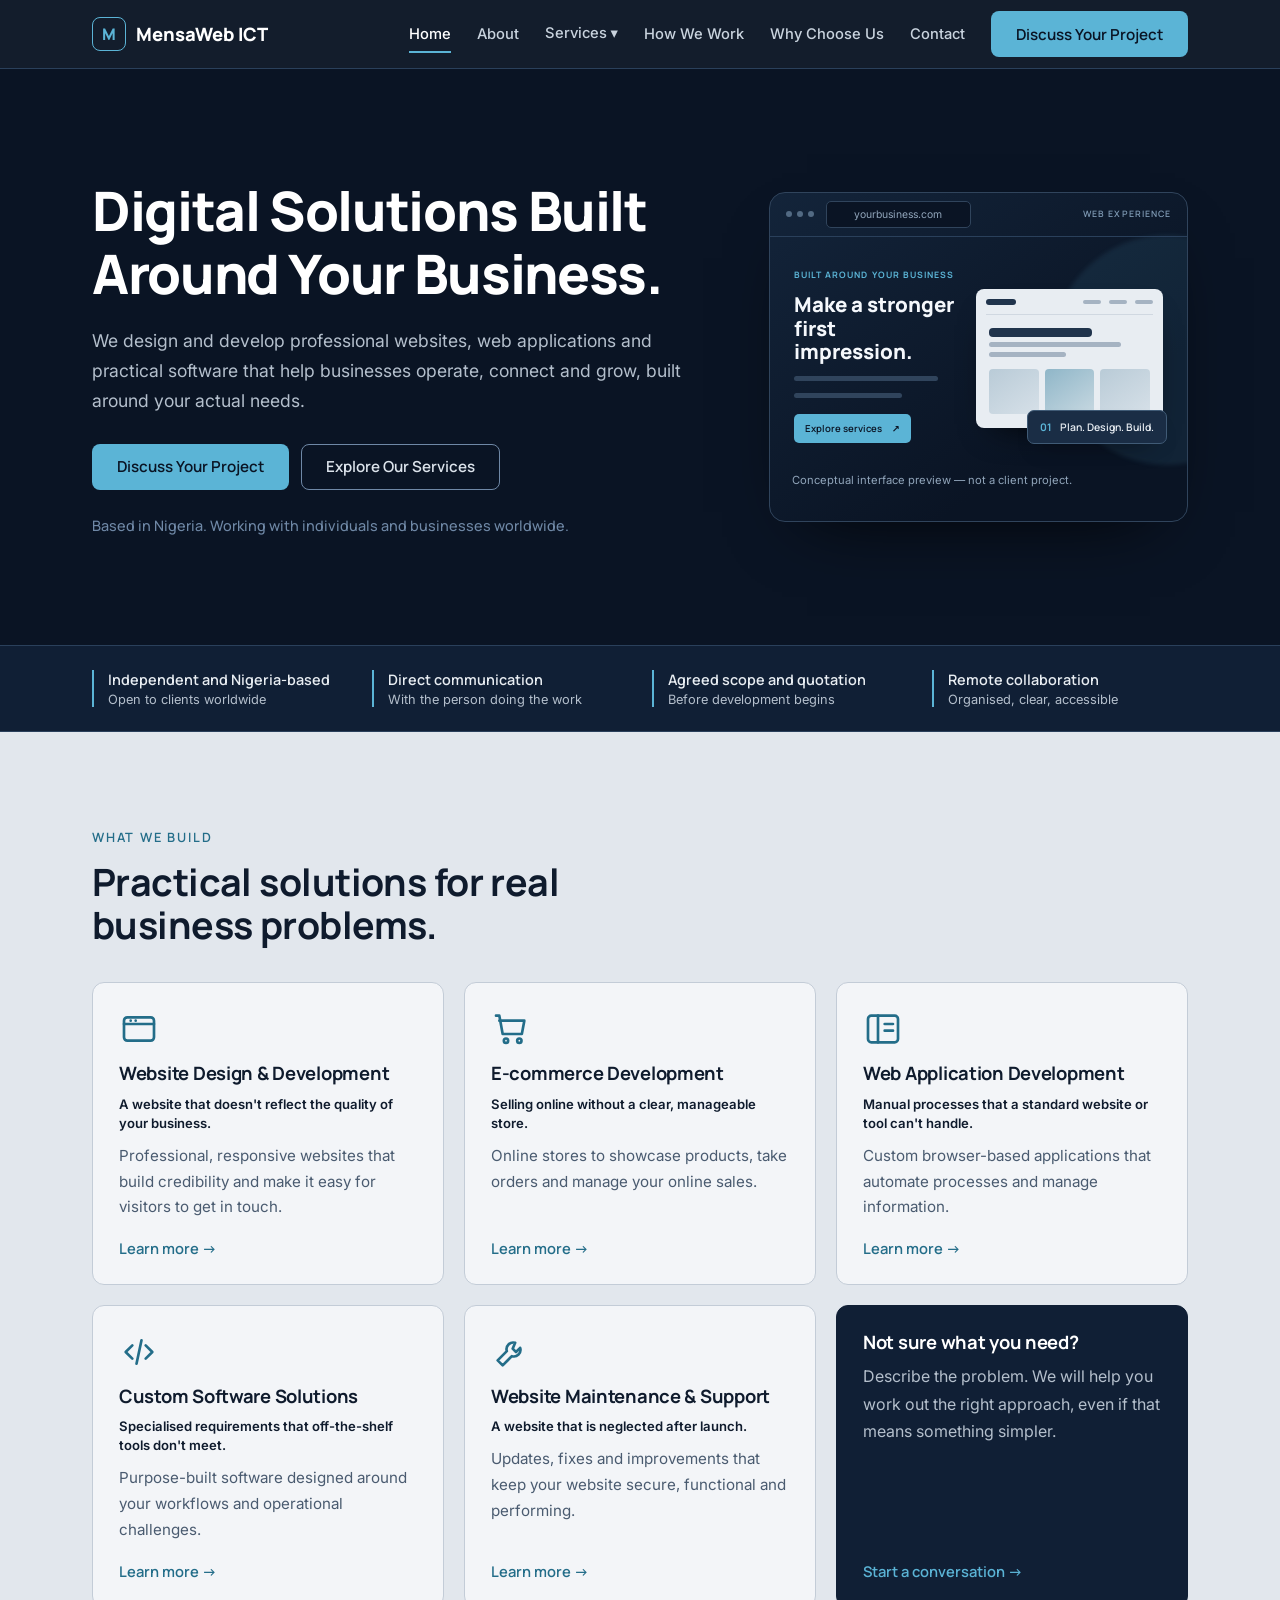
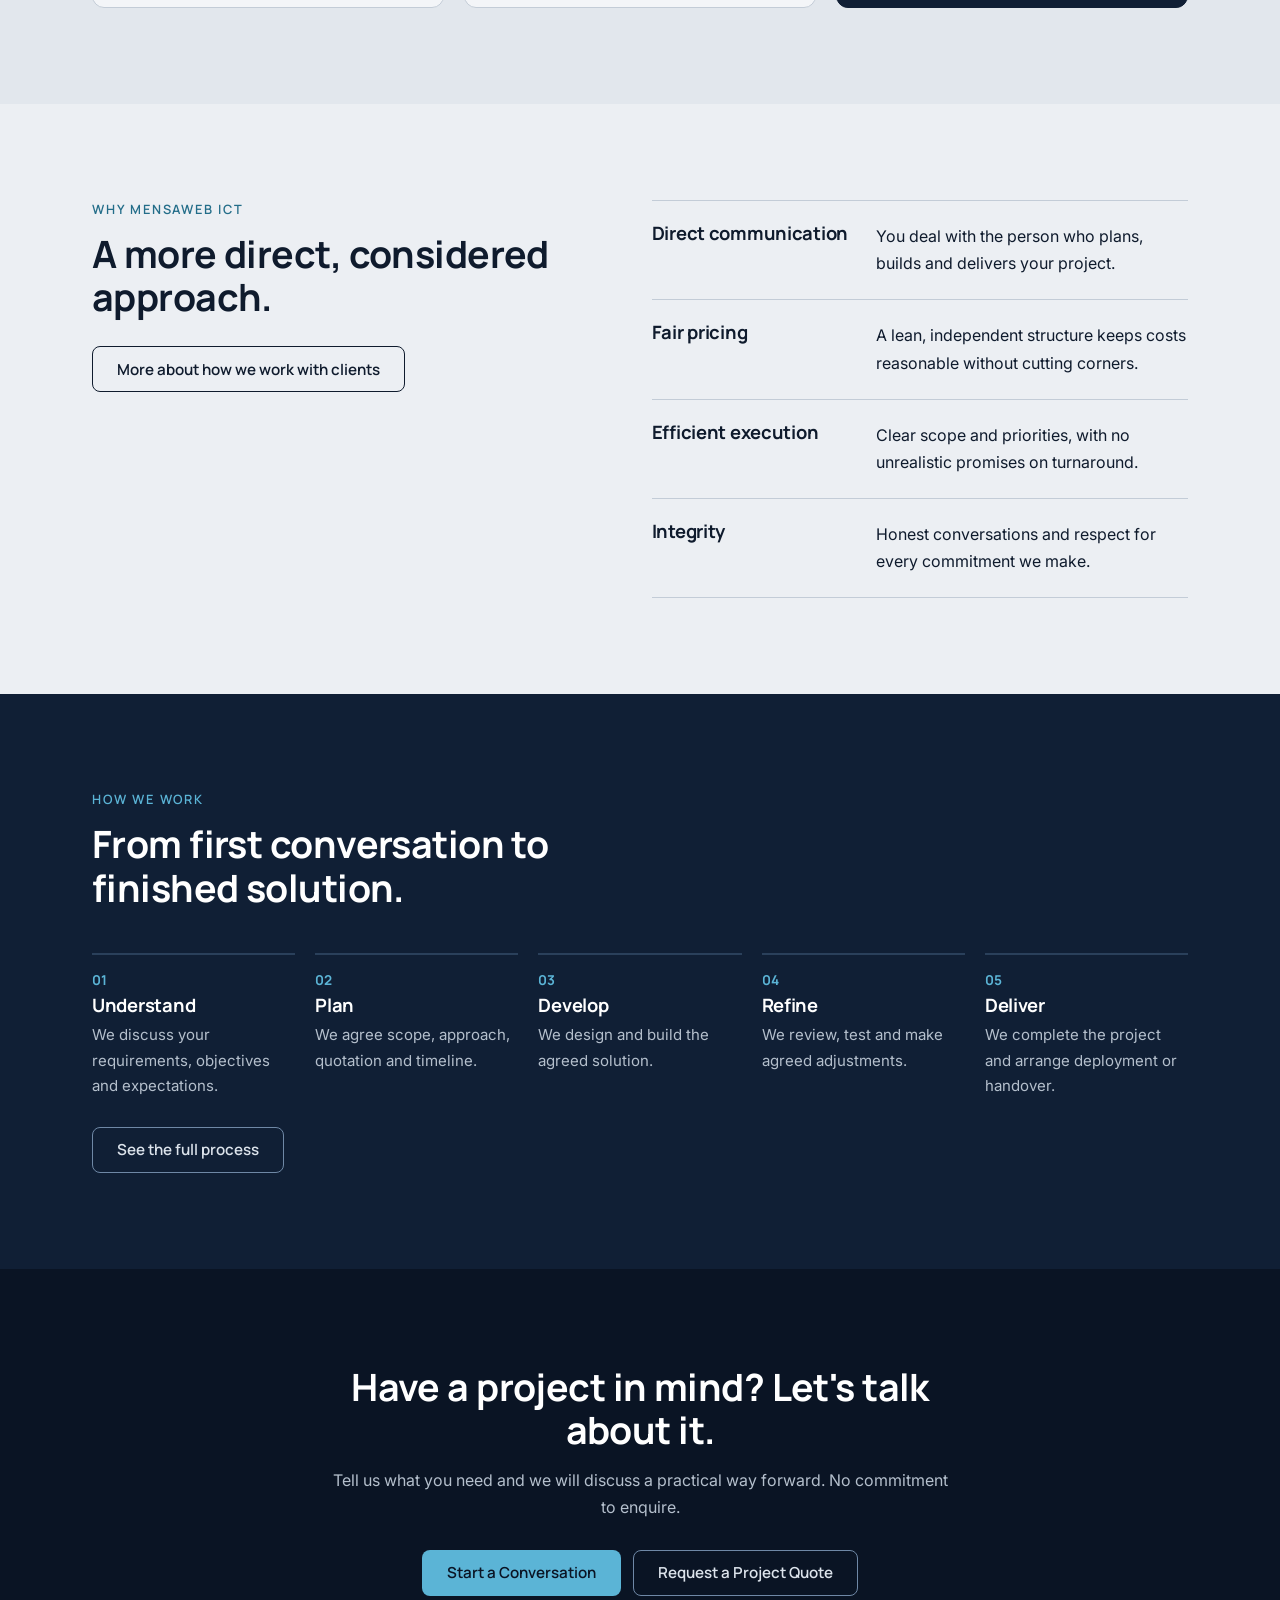
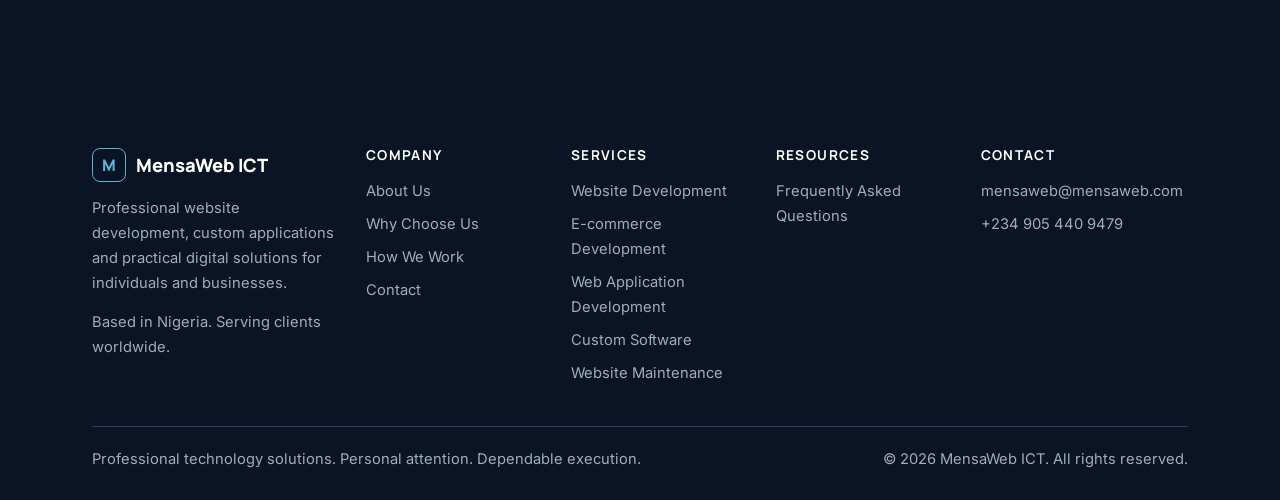
<file: index.html>
<!DOCTYPE html><html lang="en"><head><meta charset="UTF-8"><meta name="viewport" content="width=device-width, initial-scale=1">
<title>MensaWeb ICT | Website & Software Development</title><meta name="description" content="MensaWeb ICT is an independent Nigeria-based provider of website development, web applications and practical software solutions for clients worldwide."><link rel="canonical" href="https://mensaweb.com/">
<link rel="icon" href="assets/favicon.svg" type="image/svg+xml"><meta property="og:type" content="website"><meta property="og:title" content="MensaWeb ICT | Website & Software Development"><meta property="og:description" content="MensaWeb ICT is an independent Nigeria-based provider of website development, web applications and practical software solutions for clients worldwide."><meta property="og:url" content="https://mensaweb.com/"><meta property="og:site_name" content="MensaWeb ICT"><meta property="og:image" content="https://mensaweb.com/assets/og-image.png"><meta property="og:image:width" content="1200"><meta property="og:image:height" content="630">
<meta name="twitter:card" content="summary_large_image"><meta name="twitter:title" content="MensaWeb ICT | Website & Software Development"><meta name="twitter:description" content="MensaWeb ICT is an independent Nigeria-based provider of website development, web applications and practical software solutions for clients worldwide."><meta name="twitter:image" content="https://mensaweb.com/assets/og-image.png"><meta name="theme-color" content="#0A1424">
<link rel="preconnect" href="https://fonts.googleapis.com"><link rel="preconnect" href="https://fonts.gstatic.com" crossorigin>
<link href="https://fonts.googleapis.com/css2?family=Inter:wght@400;500;600&family=Manrope:wght@600;700;800&display=swap" rel="stylesheet">
<style>:root{--mid:#0A1424;--navy:#101F35;--slate:#1A2D45;--line:#2A405B;--steel:#6F88A6;--silver:#B4BFCC;--off:#ECEFF3;--paper:#E2E7ED;--ink:#0F1B2D;--mute:#4A5B70;--acc:#5BB4D6;--accd:#236D89;--r:10px;--f:'Manrope',system-ui,sans-serif;--b:'Inter',system-ui,sans-serif}
*{margin:0;padding:0;box-sizing:border-box}html{scroll-behavior:smooth}
body{font:400 1rem/1.7 var(--b);color:var(--ink);background:var(--off);-webkit-font-smoothing:antialiased}
h1,h2,h3{font-family:var(--f);line-height:1.15;letter-spacing:-.015em}
a{color:inherit;text-decoration:none}img,svg{max-width:100%}
:focus-visible{outline:3px solid var(--acc);outline-offset:3px;border-radius:4px}
.skip{position:absolute;left:-999px;top:8px;background:#fff;color:var(--ink);padding:10px 16px;border-radius:8px;z-index:300}.skip:focus{left:8px}
.wrap{max-width:1140px;margin:0 auto;padding:0 22px}
section{padding:clamp(56px,8vw,96px) 0}
.dark{background:var(--navy);color:#DCE3EB}.deep{background:var(--mid);color:#DCE3EB}.paper{background:var(--paper)}
.dark h2,.deep h2,.dark h3,.deep h3,.dark h1,.deep h1{color:#fff}
.kick{font:600 .8rem var(--f);letter-spacing:.14em;text-transform:uppercase;color:var(--accd);margin-bottom:14px}
.dark .kick,.deep .kick{color:var(--acc)}
h2{font-size:clamp(1.65rem,3.2vw,2.35rem);font-weight:700;max-width:24ch}
h3{font-size:1.15rem;font-weight:700}
.sub{color:var(--mute);max-width:62ch;margin-top:16px}.dark .sub,.deep .sub{color:var(--silver)}
p+p{margin-top:14px}
.btn{display:inline-flex;align-items:center;justify-content:center;min-height:46px;padding:10px 24px;border-radius:8px;border:1.5px solid transparent;font:600 .95rem var(--f);cursor:pointer;transition:background .2s,border-color .2s,color .2s}
.btn-p{background:var(--acc);color:var(--mid)}.btn-p:hover{background:#7CC6E3}
.btn-o{border-color:var(--steel);color:inherit}.btn-o:hover{border-color:var(--acc);color:var(--acc)}
.light .btn-o,.paper .btn-o{border-color:var(--ink)}.actions{display:flex;gap:12px;flex-wrap:wrap;margin-top:28px}
header{position:sticky;top:0;z-index:100;background:rgba(10,20,36,.96);border-bottom:1px solid var(--line)}
nav{display:flex;align-items:center;justify-content:space-between;height:68px}
.logo{display:flex;align-items:center;gap:10px;font:800 1.15rem var(--f);color:#fff}
.mark{width:34px;height:34px;border-radius:8px;border:1.5px solid var(--acc);color:var(--acc);display:grid;place-items:center;font-size:1rem}
.links{display:flex;gap:26px;align-items:center;list-style:none}
.links>li{position:relative}
.links a:not(.btn),.dd-btn{color:#C9D3DE;font:500 .92rem var(--b);padding:8px 0;border:0;border-bottom:2px solid transparent;background:none;cursor:pointer}
.links a:not(.btn):hover,.dd-btn:hover,.links a[aria-current=page]{color:#fff;border-color:var(--acc)}
.sub-menu{display:none;position:absolute;top:100%;left:-14px;min-width:270px;background:var(--navy);border:1px solid var(--line);border-radius:var(--r);padding:8px;list-style:none;box-shadow:0 18px 40px -18px #000}
.dd.open .sub-menu,.dd:hover .sub-menu,.dd:focus-within .sub-menu{display:block}
.sub-menu a{display:block;padding:9px 12px!important;border:0!important;border-radius:6px}.sub-menu a:hover{background:var(--slate)}
.burger{display:none;width:46px;height:46px;border:0;background:none;cursor:pointer;color:#fff;font-size:1.5rem}
.hero{padding:clamp(56px,9vw,110px) 0}.hero .wrap{display:grid;grid-template-columns:1.2fr .8fr;gap:48px;align-items:center}
h1{font-size:clamp(2.1rem,4.8vw,3.4rem);font-weight:800;letter-spacing:-.025em;max-width:16ch}
.lead{font-size:1.1rem;color:var(--silver);max-width:54ch;margin-top:22px}
.tag{margin-top:26px;font:500 .9rem var(--f);color:var(--steel)}
.mock{position:relative;border:1px solid #30445C;border-radius:16px;background:linear-gradient(145deg,#13243A,#0A1424 72%);overflow:hidden;box-shadow:0 28px 70px -38px #000;min-height:330px}
.mock::before{content:"";position:absolute;width:230px;height:230px;border-radius:50%;right:-95px;top:42px;background:rgba(91,180,214,.10);filter:blur(2px)}
.mock-top{height:44px;display:flex;align-items:center;gap:12px;padding:0 16px;border-bottom:1px solid var(--line);position:relative}
.mock-dots{display:flex;gap:5px}.mock-dots i{width:6px;height:6px;border-radius:50%;background:#526A83}
.mock-url{font-size:.65rem;color:#91A5BA;background:#0A1424;border:1px solid #30445C;border-radius:5px;padding:4px 12px;flex:1;max-width:145px;text-align:center}
.mock-label{font:600 .55rem var(--f);letter-spacing:.12em;color:#7F9AB4;margin-left:auto}
.mock-body{position:relative;display:grid;grid-template-columns:.92fr 1.08fr;gap:12px;align-items:center;padding:32px 24px 28px}
.mock-copy{display:flex;flex-direction:column;align-items:flex-start;gap:12px}
.mock-eyebrow{font:700 .55rem var(--f);letter-spacing:.12em;color:var(--acc)}
.mock-copy>b{font:800 clamp(1rem,1.6vw,1.35rem)/1.16 var(--f);color:#F5F8FC;max-width:13ch}
.mock-copy>i{height:5px;width:88%;border-radius:5px;background:#30445C}
.mock-copy>i+ i{width:66%}
.mock-copy em{font:600 .6rem var(--f);font-style:normal;color:#0A1424;background:var(--acc);padding:8px 11px;border-radius:5px;margin-top:4px}
.mock-copy em span{padding-left:8px}
.mock-art{position:relative;padding:16px 0 12px 6px}
.art-panel{background:#E8EDF2;border-radius:8px;padding:10px;box-shadow:0 16px 35px -20px #000}
.art-nav{display:flex;align-items:center;gap:8px;border-bottom:1px solid #D0D8E1;padding-bottom:9px}
.art-nav b{width:30px;height:6px;background:#20344C;border-radius:4px;margin-right:auto}
.art-nav span{width:18px;height:4px;background:#A5B3C2;border-radius:4px}
.art-content{padding:13px 3px 4px}
.art-lines{display:grid;gap:5px;margin-bottom:12px}.art-lines i{height:5px;width:82%;background:#A5B3C2;border-radius:4px}.art-lines i:first-child{height:9px;width:64%;background:#20344C}.art-lines i:last-child{width:48%}
.art-blocks{display:grid;grid-template-columns:repeat(3,1fr);gap:6px}.art-blocks b{height:45px;border-radius:4px;background:linear-gradient(145deg,#B9CBD7,#D6E0E8)}
.art-blocks b:nth-child(2){background:linear-gradient(145deg,#8FB6C8,#C7D8E1)}
.mock-note{position:absolute;right:-4px;bottom:-4px;background:#1A2D45;border:1px solid #405B76;border-radius:7px;padding:9px 12px;display:flex;align-items:center;gap:8px;box-shadow:0 12px 25px -15px #000}
.mock-note span{font:700 .65rem var(--f);color:var(--acc)}.mock-note b{font:600 .65rem var(--f);color:#E8EDF2}
.cap{font-size:.7rem;color:#91A5BA;padding:0 22px 14px;position:relative}

.split{display:grid;grid-template-columns:1fr 1.1fr;gap:clamp(28px,6vw,72px);align-items:start}
.rows{list-style:none;border-top:1px solid var(--line)}
.rows li{display:grid;grid-template-columns:minmax(0,.9fr) minmax(0,1.4fr);gap:24px;padding:22px 0;border-bottom:1px solid var(--line)}
.rows a{color:var(--acc);font-weight:600;font-size:.9rem;display:inline-block;margin-top:8px}
.light .rows,.light .rows li{border-color:#C3CCD7}
.three{display:grid;grid-template-columns:repeat(3,1fr);gap:36px;margin-top:40px}
.three>div{border-top:2px solid var(--accd);padding-top:18px}.three p{color:var(--mute);margin-top:8px}
.dark .three p{color:var(--silver)}
.bullets{list-style:none;margin-top:20px}.bullets li{padding:8px 0 8px 22px;position:relative}.bullets li::before{content:"";position:absolute;left:0;top:19px;width:10px;height:2px;background:var(--accd)}
.steps{list-style:none;display:grid;grid-template-columns:repeat(5,1fr);gap:20px;margin-top:44px;counter-reset:s;position:relative}
.steps li{counter-increment:s;border-top:2px solid var(--line);padding-top:16px}
.steps li::before{content:"0" counter(s);font:700 .85rem var(--f);color:var(--acc);display:block;margin-bottom:6px}
.steps p{color:var(--silver);font-size:.94rem;margin-top:6px}
.cta{text-align:center}.cta h2{margin:0 auto}.cta .sub{margin:16px auto 0}.cta .actions{justify-content:center}
footer{background:var(--mid);color:#9FADBD;padding:56px 0 28px;font-size:.92rem}
.fgrid{display:grid;grid-template-columns:1.4fr 1fr 1fr 1fr 1.2fr;gap:32px}
footer .fh{font-weight:700;max-width:none;color:#fff;font-size:.85rem;letter-spacing:.1em;text-transform:uppercase;margin-bottom:12px}
footer ul{list-style:none}footer li{padding:4px 0}footer a:hover{color:var(--acc)}
.fbot{border-top:1px solid var(--line);margin-top:36px;padding-top:20px;display:flex;justify-content:space-between;gap:12px;flex-wrap:wrap}
form{display:grid;gap:18px}.row{display:grid;grid-template-columns:1fr 1fr;gap:18px}
label{display:block;font:600 .88rem var(--f);margin-bottom:6px}
input,select,textarea{width:100%;min-height:46px;padding:10px 12px;border:1.5px solid #9AA9BA;border-radius:8px;background:#F6F8FA;font:inherit;color:var(--ink)}
textarea{min-height:150px;resize:vertical}[aria-invalid=true]{border-color:#B42318}
.err{color:#B42318;font-size:.85rem;min-height:1.1em;margin-top:4px}
.hp{position:absolute;left:-9999px}
#status{padding:0;font-weight:500}#status.ok{padding:14px;border-radius:8px;background:#DCEBF2}#status.bad{padding:14px;border-radius:8px;background:#FBE4E1;color:#7A1A12}
.fine{font-size:.85rem;color:var(--mute)}
@media(max-width:900px){.hero .wrap,.split,.three,.fgrid,.row{grid-template-columns:1fr}.steps{grid-template-columns:1fr 1fr}.rows li{grid-template-columns:1fr;gap:6px}
.burger{display:block}.links{display:none;position:absolute;top:68px;left:0;right:0;flex-direction:column;align-items:stretch;gap:0;background:var(--navy);padding:12px 22px 22px;border-bottom:1px solid var(--line)}
.links.open{display:flex}.links>li{border-bottom:1px solid var(--line)}.links a:not(.btn),.dd-btn{display:block;width:100%;text-align:left;padding:14px 0}
 .sub-menu{display:none;position:static;border:0;box-shadow:none;padding:0 0 8px 12px;min-width:0}
.dd:hover:not(.open) .sub-menu{display:none}.dd.open .sub-menu{display:block}.dd:focus-within:not(.open) .sub-menu{display:none}.links .btn{margin-top:14px}}
@media(max-width:520px){.steps{grid-template-columns:1fr}.mock-body{grid-template-columns:1fr;gap:20px;padding:25px 20px 22px}.mock-copy>b{max-width:18ch;font-size:1.25rem}.mock-art{max-width:280px;width:90%;margin:0 auto}.mock{min-height:0}.mock-label{font-size:.48rem}}
@media(prefers-reduced-motion:reduce){*{transition:none!important;scroll-behavior:auto!important}}
.benefit{margin-top:20px;padding-left:14px;border-left:2px solid var(--acc);color:var(--silver)}.light .benefit{color:var(--mute);border-color:var(--accd)}
.rev>:first-child{order:2}
.tl{list-style:none;margin-top:0;border-left:2px solid var(--line);padding-left:28px;max-width:820px}
.tl>li{position:relative;padding-bottom:40px}.tl>li::before{content:"";position:absolute;left:-37px;top:8px;width:14px;height:14px;border-radius:50%;background:var(--mid);border:2px solid var(--acc)}
.tl .n{font:700 .8rem var(--f);letter-spacing:.12em;text-transform:uppercase;color:var(--acc)}.tl .st{max-width:none;font-size:1.35rem;margin:4px 0 2px}.tl .tg{font:600 1rem var(--f);color:var(--silver);margin-bottom:10px}.tl p{color:var(--silver)}
.faq{max-width:820px;margin-top:28px;border-top:1px solid #C3CCD7}
.faq details{border-bottom:1px solid #C3CCD7}.faq summary{cursor:pointer;list-style:none;padding:18px 36px 18px 0;font:700 1.05rem var(--f);position:relative;min-height:56px}
.faq summary::-webkit-details-marker{display:none}.faq summary::after{content:"+";position:absolute;right:4px;top:14px;font-size:1.5rem;color:var(--accd)}
.faq details[open] summary::after{content:"\2212"}.faq .a{padding:0 0 20px;color:var(--mute);max-width:68ch}
.crumbs{font-size:.85rem;color:var(--steel);margin-bottom:18px}.crumbs a:hover{color:var(--acc)}
@media(max-width:900px){.rev>:first-child{order:0}}
.trust{background:var(--navy);border-top:1px solid var(--line);border-bottom:1px solid var(--line);padding:24px 0}
.trust ul{list-style:none;display:grid;grid-template-columns:repeat(4,1fr);gap:24px}
.trust li{font:600 .9rem/1.4 var(--f);color:#E8EDF2;padding-left:14px;border-left:2px solid var(--acc)}
.trust li span{display:block;font:400 .8rem var(--b);color:var(--silver);margin-top:2px}
.cards{display:grid;grid-template-columns:repeat(3,1fr);gap:20px;margin-top:36px}
.card{background:#F3F5F8;border:1px solid #C3CCD7;border-radius:12px;padding:26px;display:flex;flex-direction:column;gap:10px;transition:border-color .2s,transform .2s}
.card:hover{border-color:var(--accd);transform:translateY(-2px)}
.card .ico{width:40px;height:40px;color:var(--accd);margin-bottom:4px}
.card .prob{font:600 .82rem/1.45 var(--b);color:var(--ink)}.card p+p{margin-top:0;color:var(--mute);font-size:.95rem}
.card a{margin-top:auto;padding-top:8px;font:600 .92rem var(--f);color:var(--accd)}.card a:hover{text-decoration:underline}
.card.tile{background:var(--navy);border-color:var(--navy);justify-content:center}.card.tile h3{color:#fff}.card.tile p{color:var(--silver)}.card.tile a{color:var(--acc)}
.sr{position:absolute;width:1px;height:1px;overflow:hidden;clip:rect(0 0 0 0);white-space:nowrap}
@media(max-width:900px){.trust ul{grid-template-columns:1fr 1fr}.cards{grid-template-columns:1fr 1fr}}
@media(max-width:560px){.trust ul,.cards{grid-template-columns:1fr}}
</style><script type="application/ld+json">[{"@context": "https://schema.org", "@type": "Organization", "name": "MensaWeb ICT", "url": "https://mensaweb.com/", "email": "mensaweb@mensaweb.com", "areaServed": "Worldwide", "address": {"@type": "PostalAddress", "addressCountry": "NG"}}, {"@context": "https://schema.org", "@type": "WebSite", "name": "MensaWeb ICT", "url": "https://mensaweb.com/"}]</script></head>
<body><a class="skip" href="#main">Skip to content</a><header><div class="wrap"><nav aria-label="Main"><a href="index.html" class="logo" aria-label="MensaWeb ICT home"><span class="mark" aria-hidden="true">M</span>MensaWeb ICT</a><button class="burger" id="burger" aria-expanded="false" aria-controls="links" aria-label="Menu">&#9776;</button><ul class="links" id="links"><li><a href="index.html" aria-current="page">Home</a></li><li><a href="about/index.html">About</a></li><li class="dd"><button class="dd-btn" aria-expanded="false" aria-haspopup="true" aria-controls="services-submenu">Services &#9662;</button><ul class="sub-menu" id="services-submenu"><li><a href="services/index.html">All Services</a></li><li><a href="services/website-design-development/index.html">Website Design & Development</a></li><li><a href="services/ecommerce-development/index.html">E-commerce Development</a></li><li><a href="services/web-application-development/index.html">Web Application Development</a></li><li><a href="services/custom-software-development/index.html">Custom Software Solutions</a></li><li><a href="services/website-maintenance-support/index.html">Website Maintenance & Support</a></li></ul></li><li><a href="how-we-work/index.html">How We Work</a></li><li><a href="why-choose-us/index.html">Why Choose Us</a></li><li><a href="contact/index.html">Contact</a></li><li><a href="contact/index.html" class="btn btn-p">Discuss Your Project</a></li></ul></nav></div></header><main id="main"><section class="deep hero"><div class="wrap"><div><h1>Digital Solutions Built Around Your Business.</h1>
<p class="lead">We design and develop professional websites, web applications and practical software that help businesses operate, connect and grow, built around your actual needs.</p>
<div class="actions"><a class="btn btn-p" href="contact/index.html">Discuss Your Project</a><a class="btn btn-o" href="services/index.html">Explore Our Services</a></div>
<p class="tag">Based in Nigeria. Working with individuals and businesses worldwide.</p></div>
<div class="mock" role="img" aria-label="Conceptual preview of a modern business website interface">
<div class="mock-top"><span class="mock-dots"><i></i><i></i><i></i></span><span class="mock-url">yourbusiness.com</span><span class="mock-label">WEB EXPERIENCE</span></div>
<div class="mock-body"><div class="mock-copy"><span class="mock-eyebrow">BUILT AROUND YOUR BUSINESS</span><b>Make a stronger first impression.</b><i></i><i></i><em>Explore services <span>↗</span></em></div>
<div class="mock-art"><div class="art-panel"><div class="art-nav"><b></b><span></span><span></span><span></span></div><div class="art-content"><div class="art-lines"><i></i><i></i><i></i></div><div class="art-blocks"><b></b><b></b><b></b></div></div></div><div class="mock-note"><span>01</span><b>Plan. Design. Build.</b></div></div></div>
<p class="cap">Conceptual interface preview — not a client project.</p></div></div></section>
<section class="trust" aria-label="Why clients can rely on us"><div class="wrap"><ul>
<li>Independent and Nigeria-based<span>Open to clients worldwide</span></li>
<li>Direct communication<span>With the person doing the work</span></li>
<li>Agreed scope and quotation<span>Before development begins</span></li>
<li>Remote collaboration<span>Organised, clear, accessible</span></li></ul></div></section>
<section class="paper light"><div class="wrap"><p class="kick">What we build</p><h2>Practical solutions for real business problems.</h2>
<div class="cards"><article class="card"><svg class="ico" viewBox="0 0 24 24" fill="none" stroke="currentColor" stroke-width="1.6" stroke-linecap="round" stroke-linejoin="round" aria-hidden="true"><rect x="3" y="5" width="18" height="14" rx="2"/><path d="M3 9h18M7 7h.01M10 7h.01"/></svg><h3>Website Design & Development</h3><p class="prob">A website that doesn't reflect the quality of your business.</p><p>Professional, responsive websites that build credibility and make it easy for visitors to get in touch.</p><a href="services/website-design-development/index.html">Learn more<span class="sr"> about Website Design & Development</span> &rarr;</a></article><article class="card"><svg class="ico" viewBox="0 0 24 24" fill="none" stroke="currentColor" stroke-width="1.6" stroke-linecap="round" stroke-linejoin="round" aria-hidden="true"><path d="M5 7h15l-1.5 8H7L5 4H3"/><circle cx="9" cy="19" r="1.3"/><circle cx="17" cy="19" r="1.3"/></svg><h3>E-commerce Development</h3><p class="prob">Selling online without a clear, manageable store.</p><p>Online stores to showcase products, take orders and manage your online sales.</p><a href="services/ecommerce-development/index.html">Learn more<span class="sr"> about E-commerce Development</span> &rarr;</a></article><article class="card"><svg class="ico" viewBox="0 0 24 24" fill="none" stroke="currentColor" stroke-width="1.6" stroke-linecap="round" stroke-linejoin="round" aria-hidden="true"><rect x="3" y="4" width="18" height="16" rx="2"/><path d="M9 4v16M13 9h5M13 13h5"/></svg><h3>Web Application Development</h3><p class="prob">Manual processes that a standard website or tool can't handle.</p><p>Custom browser-based applications that automate processes and manage information.</p><a href="services/web-application-development/index.html">Learn more<span class="sr"> about Web Application Development</span> &rarr;</a></article><article class="card"><svg class="ico" viewBox="0 0 24 24" fill="none" stroke="currentColor" stroke-width="1.6" stroke-linecap="round" stroke-linejoin="round" aria-hidden="true"><path d="M8 8l-4 4 4 4M16 8l4 4-4 4M13.5 5l-3 14"/></svg><h3>Custom Software Solutions</h3><p class="prob">Specialised requirements that off-the-shelf tools don't meet.</p><p>Purpose-built software designed around your workflows and operational challenges.</p><a href="services/custom-software-development/index.html">Learn more<span class="sr"> about Custom Software Solutions</span> &rarr;</a></article><article class="card"><svg class="ico" viewBox="0 0 24 24" fill="none" stroke="currentColor" stroke-width="1.6" stroke-linecap="round" stroke-linejoin="round" aria-hidden="true"><path d="M14.5 6.5a4 4 0 0 0-5 5L4 17l3 3 5.5-5.5a4 4 0 0 0 5-5l-2.5 2.5-2-2z"/></svg><h3>Website Maintenance & Support</h3><p class="prob">A website that is neglected after launch.</p><p>Updates, fixes and improvements that keep your website secure, functional and performing.</p><a href="services/website-maintenance-support/index.html">Learn more<span class="sr"> about Website Maintenance & Support</span> &rarr;</a></article><div class="card tile"><h3>Not sure what you need?</h3><p>Describe the problem. We will help you work out the right approach, even if that means something simpler.</p><a href="contact/index.html">Start a conversation &rarr;</a></div></div></div></section>
<section class="light"><div class="wrap split"><div><p class="kick">Why MensaWeb ICT</p><h2>A more direct, considered approach.</h2><div class="actions"><a class="btn btn-o" href="why-choose-us/index.html">More about how we work with clients</a></div></div>
<ul class="rows" style="border-top-color:#C3CCD7">
<li><div><h3>Direct communication</h3></div><div><p>You deal with the person who plans, builds and delivers your project.</p></div></li>
<li><div><h3>Fair pricing</h3></div><div><p>A lean, independent structure keeps costs reasonable without cutting corners.</p></div></li>
<li><div><h3>Efficient execution</h3></div><div><p>Clear scope and priorities, with no unrealistic promises on turnaround.</p></div></li>
<li><div><h3>Integrity</h3></div><div><p>Honest conversations and respect for every commitment we make.</p></div></li></ul></div></section>
<section class="dark"><div class="wrap"><p class="kick">How we work</p><h2>From first conversation to finished solution.</h2><ol class="steps">
<li><h3>Understand</h3><p>We discuss your requirements, objectives and expectations.</p></li><li><h3>Plan</h3><p>We agree scope, approach, quotation and timeline.</p></li><li><h3>Develop</h3><p>We design and build the agreed solution.</p></li><li><h3>Refine</h3><p>We review, test and make agreed adjustments.</p></li><li><h3>Deliver</h3><p>We complete the project and arrange deployment or handover.</p></li></ol>
<div class="actions"><a class="btn btn-o" href="how-we-work/index.html">See the full process</a></div></div></section>
<section class="deep cta"><div class="wrap"><h2>Have a project in mind? Let's talk about it.</h2><p class="sub">Tell us what you need and we will discuss a practical way forward. No commitment to enquire.</p><div class="actions"><a class="btn btn-p" href="contact/index.html">Start a Conversation</a><a class="btn btn-o" href="contact/index.html">Request a Project Quote</a></div></div></section></main><footer><div class="wrap"><div class="fgrid">
<div><a href="index.html" class="logo"><span class="mark" aria-hidden="true">M</span>MensaWeb ICT</a><p style="margin-top:14px">Professional website development, custom applications and practical digital solutions for individuals and businesses.</p><p>Based in Nigeria. Serving clients worldwide.</p></div>
<div><h2 class="fh">Company</h2><ul><li><a href="about/index.html">About Us</a></li><li><a href="why-choose-us/index.html">Why Choose Us</a></li><li><a href="how-we-work/index.html">How We Work</a></li><li><a href="contact/index.html">Contact</a></li></ul></div>
<div><h2 class="fh">Services</h2><ul><li><a href="services/website-design-development/index.html">Website Development</a></li><li><a href="services/ecommerce-development/index.html">E-commerce Development</a></li><li><a href="services/web-application-development/index.html">Web Application Development</a></li><li><a href="services/custom-software-development/index.html">Custom Software</a></li><li><a href="services/website-maintenance-support/index.html">Website Maintenance</a></li></ul></div>
<div><h2 class="fh">Resources</h2><ul><li><a href="faq/index.html">Frequently Asked Questions</a></li></ul></div>
<div><h2 class="fh">Contact</h2><ul><li><a href="mailto:mensaweb@mensaweb.com">mensaweb@mensaweb.com</a></li><li><a href="tel:+2349054409479">+234 905 440 9479</a></li></ul></div></div>
<div class="fbot"><span>Professional technology solutions. Personal attention. Dependable execution.</span><span>&copy; 2026 MensaWeb ICT. All rights reserved.</span></div></div></footer><script>(()=>{const $=s=>document.querySelector(s);
const b=$('#burger'),l=$('#links');
if(b){b.onclick=()=>{const o=l.classList.toggle('open');b.setAttribute('aria-expanded',o)}}
const dd=$('.dd-btn');
if(dd){dd.onclick=()=>{const p=dd.parentElement,o=p.classList.toggle('open');dd.setAttribute('aria-expanded',o)}}
document.addEventListener('keydown',e=>{if(e.key==='Escape'){l&&l.classList.remove('open');b&&b.setAttribute('aria-expanded','false');const p=$('.dd.open');if(p){p.classList.remove('open');dd.setAttribute('aria-expanded','false');dd.focus()}}});
const f=$('#form');if(!f)return;
const CONFIG={email:'mensaweb@mensaweb.com',endpoint:'https://formbold.com/s/3qXr1'}; // Formbold form endpoint (form ID is public by design)
const st=$('#status'),v=n=>f.elements[n].value.trim();
const bad=(n,m)=>{$('#e-'+n).textContent=m;f.elements[n].setAttribute('aria-invalid',!!m);return !m};
const check=()=>{const a=bad('name',v('name').length<2?'Please enter your full name.':''),
c=bad('email',/^[^\s@]+@[^\s@]+\.[^\s@]+$/.test(v('email'))?'':'Please enter a valid email address.'),
d=bad('message',v('message').length<10?'Please describe your project (at least 10 characters).':'');
if(!(a&&c&&d))f.querySelector('[aria-invalid=true]').focus();return a&&c&&d};
['name','email','message'].forEach(n=>f.elements[n].addEventListener('input',()=>{if(f.elements[n].getAttribute('aria-invalid')==='true')check()}));
f.onsubmit=async e=>{e.preventDefault();if(f.elements.website.value)return;if(!check())return;
const data={name:v('name'),email:v('email'),phone:v('phone'),organisation:v('org'),service:v('service'),budget:v('budget'),message:v('message')};
if(CONFIG.endpoint){const btn=$('#send');btn.disabled=true;
try{const r=await fetch(CONFIG.endpoint,{method:'POST',headers:{'Content-Type':'application/json',Accept:'application/json'},body:JSON.stringify(data)});if(!r.ok)throw 0;
st.className='ok';st.textContent='Thank you. Your enquiry has been sent.';f.reset()}catch{st.className='bad';st.textContent='Sending failed. Please try again or email '+CONFIG.email+'.'}btn.disabled=false}
else{const body=Object.entries(data).map(([k,x])=>k+': '+(x||'n/a')).join('\n');
st.className='ok';st.innerHTML='Your enquiry is ready. This site has no form service connected yet, so it will be sent from your own email app: <a class="btn btn-p" style="margin-top:10px" href="mailto:'+CONFIG.email+'?subject='+encodeURIComponent('Project enquiry: '+data.service)+'&body='+encodeURIComponent(body)+'">Open email to send</a>'}
st.setAttribute('tabindex','-1');st.focus()}})();
</script></body></html>
</file>
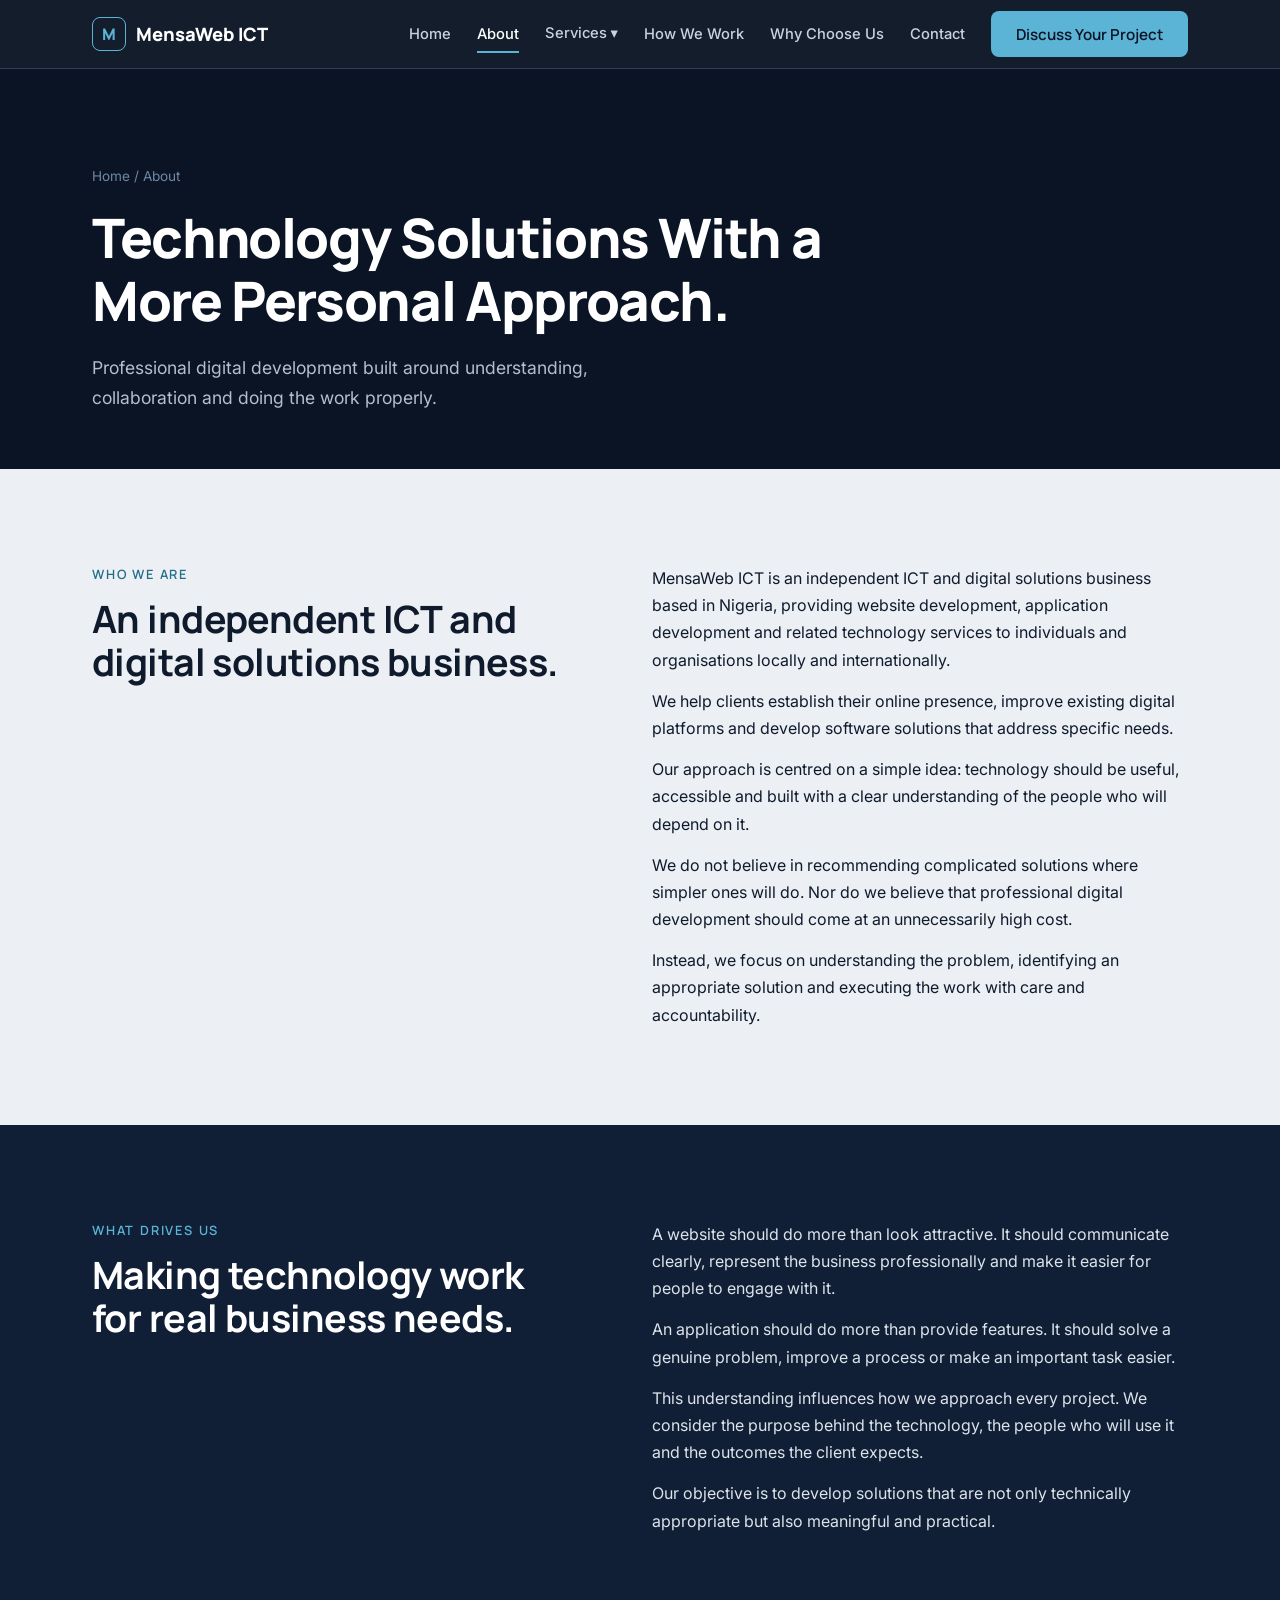
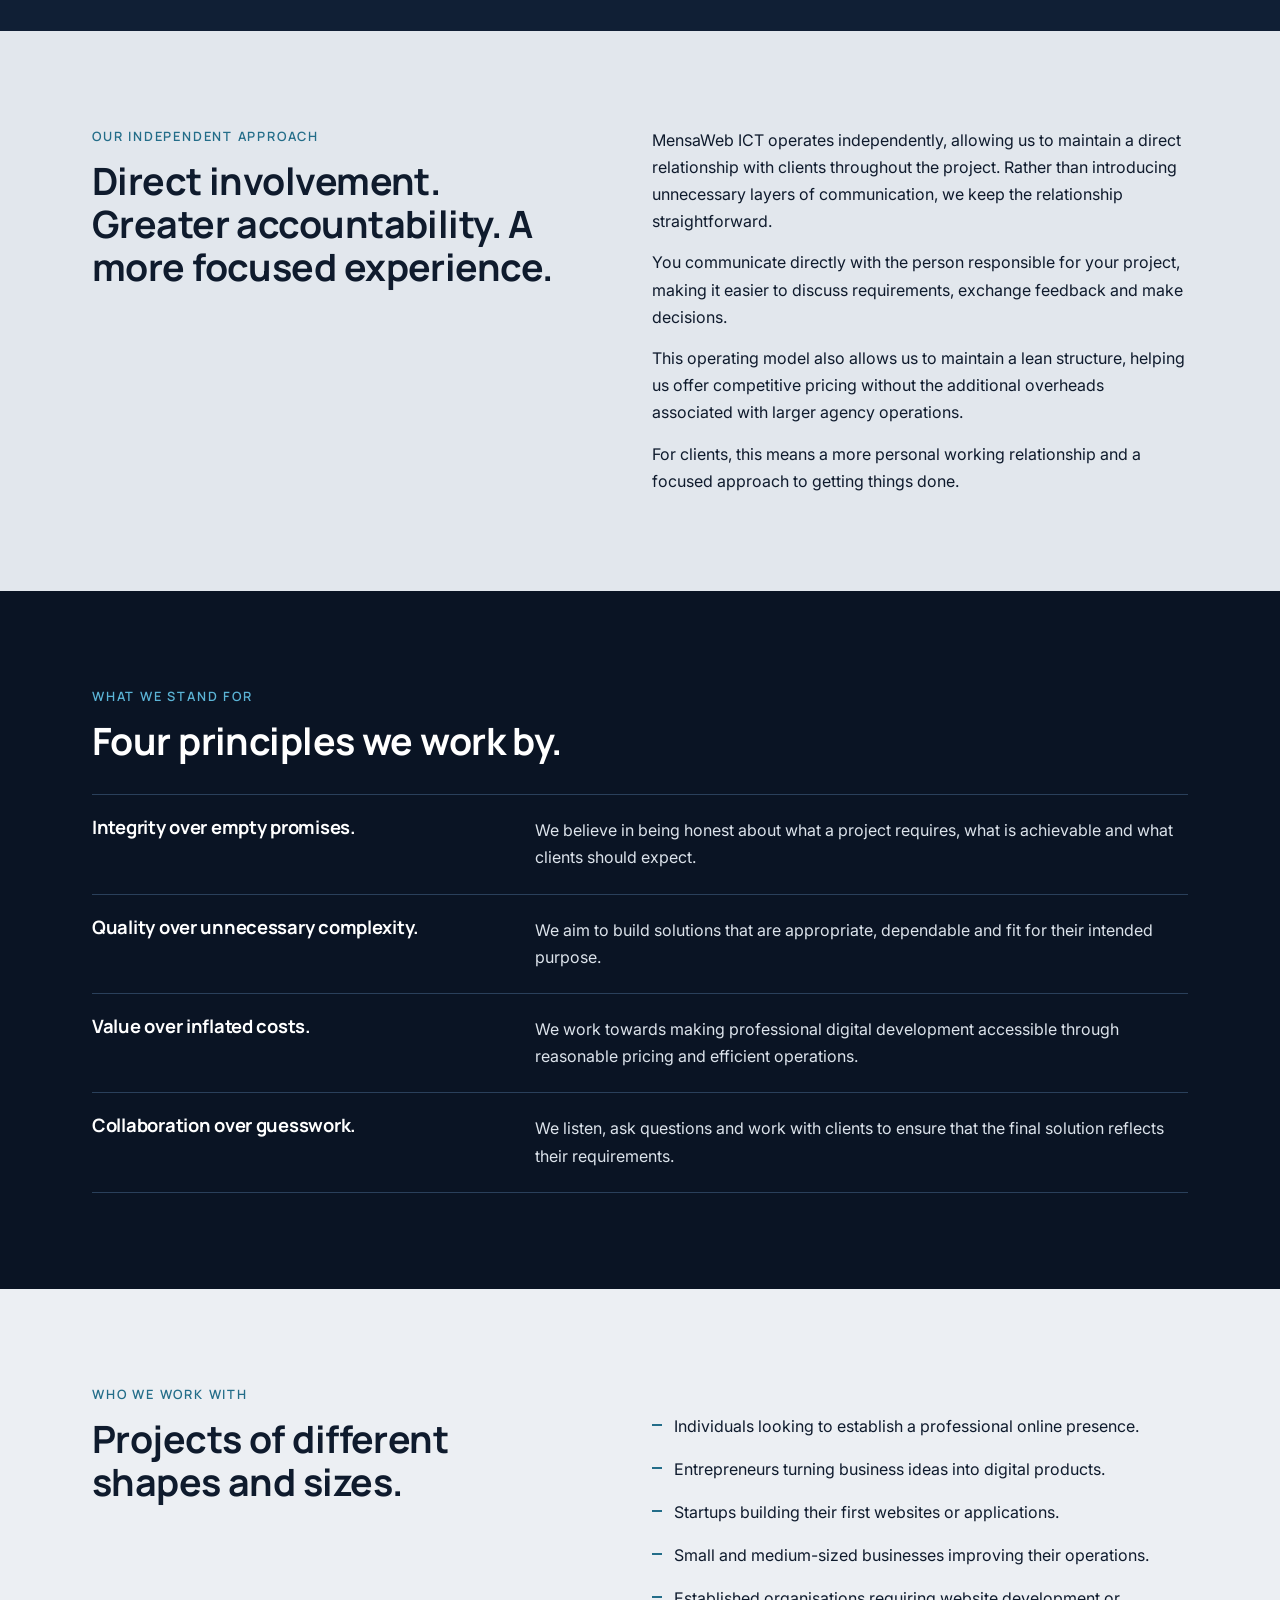
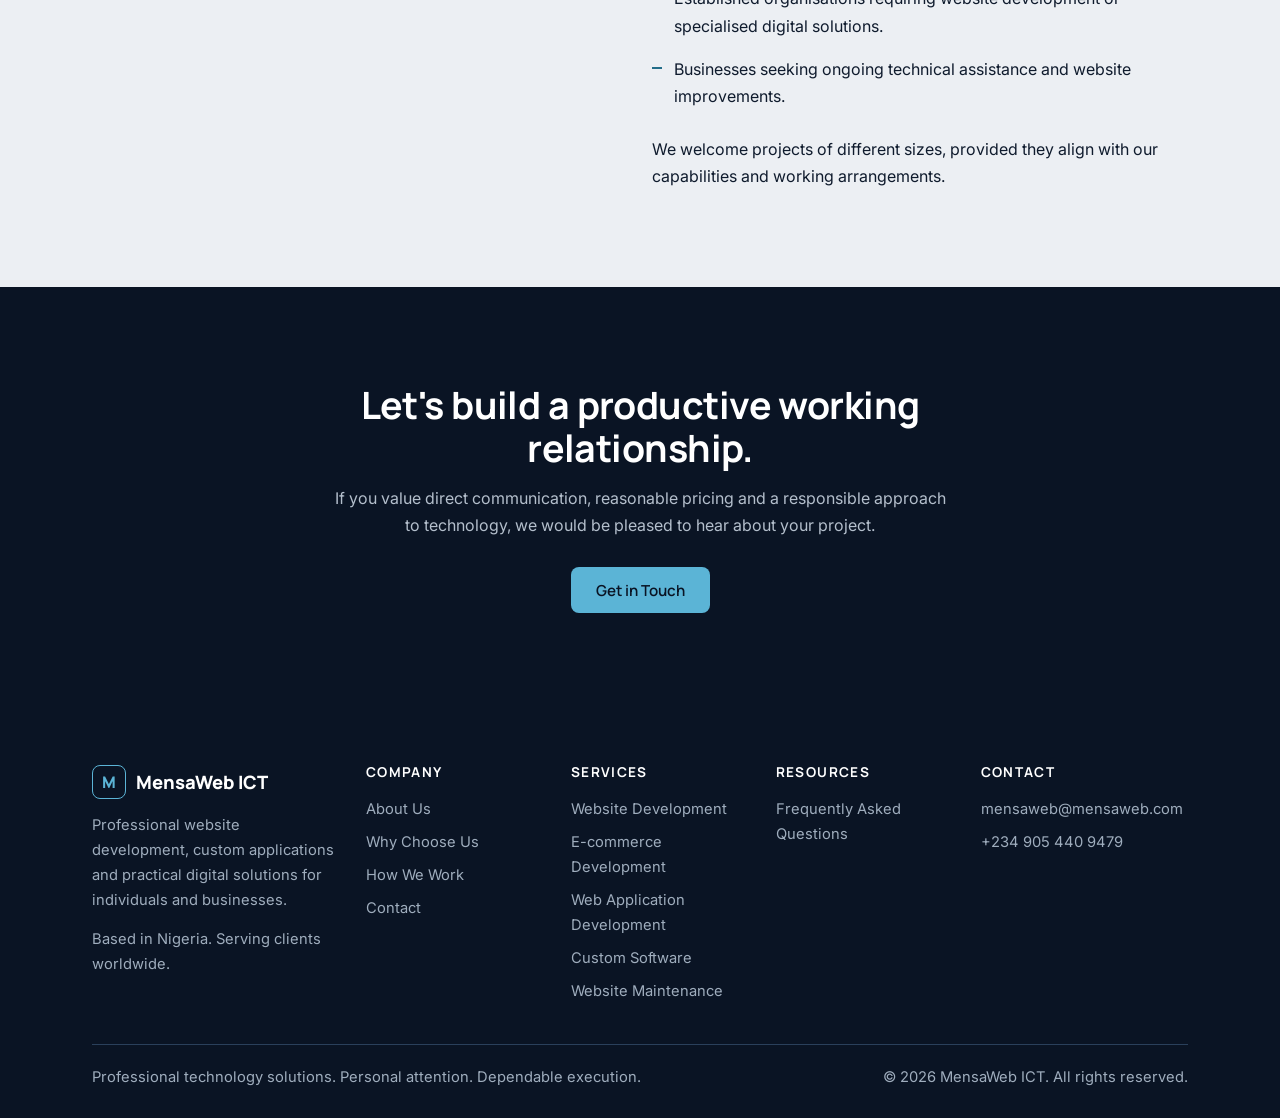
<file: about/index.html>
<!DOCTYPE html><html lang="en"><head><meta charset="UTF-8"><meta name="viewport" content="width=device-width, initial-scale=1">
<title>About MensaWeb ICT | Independent Technology Solutions</title><meta name="description" content="Learn about MensaWeb ICT, an independent Nigeria-based technology provider offering direct collaboration, fair pricing and dependable execution."><link rel="canonical" href="https://mensaweb.com/about/">
<link rel="icon" href="../assets/favicon.svg" type="image/svg+xml"><meta property="og:type" content="website"><meta property="og:title" content="About MensaWeb ICT | Independent Technology Solutions"><meta property="og:description" content="Learn about MensaWeb ICT, an independent Nigeria-based technology provider offering direct collaboration, fair pricing and dependable execution."><meta property="og:url" content="https://mensaweb.com/about/"><meta property="og:site_name" content="MensaWeb ICT"><meta property="og:image" content="https://mensaweb.com/assets/og-image.png"><meta property="og:image:width" content="1200"><meta property="og:image:height" content="630">
<meta name="twitter:card" content="summary_large_image"><meta name="twitter:title" content="About MensaWeb ICT | Independent Technology Solutions"><meta name="twitter:description" content="Learn about MensaWeb ICT, an independent Nigeria-based technology provider offering direct collaboration, fair pricing and dependable execution."><meta name="twitter:image" content="https://mensaweb.com/assets/og-image.png"><meta name="theme-color" content="#0A1424">
<link rel="preconnect" href="https://fonts.googleapis.com"><link rel="preconnect" href="https://fonts.gstatic.com" crossorigin>
<link href="https://fonts.googleapis.com/css2?family=Inter:wght@400;500;600&family=Manrope:wght@600;700;800&display=swap" rel="stylesheet">
<style>:root{--mid:#0A1424;--navy:#101F35;--slate:#1A2D45;--line:#2A405B;--steel:#6F88A6;--silver:#B4BFCC;--off:#ECEFF3;--paper:#E2E7ED;--ink:#0F1B2D;--mute:#4A5B70;--acc:#5BB4D6;--accd:#236D89;--r:10px;--f:'Manrope',system-ui,sans-serif;--b:'Inter',system-ui,sans-serif}
*{margin:0;padding:0;box-sizing:border-box}html{scroll-behavior:smooth}
body{font:400 1rem/1.7 var(--b);color:var(--ink);background:var(--off);-webkit-font-smoothing:antialiased}
h1,h2,h3{font-family:var(--f);line-height:1.15;letter-spacing:-.015em}
a{color:inherit;text-decoration:none}img,svg{max-width:100%}
:focus-visible{outline:3px solid var(--acc);outline-offset:3px;border-radius:4px}
.skip{position:absolute;left:-999px;top:8px;background:#fff;color:var(--ink);padding:10px 16px;border-radius:8px;z-index:300}.skip:focus{left:8px}
.wrap{max-width:1140px;margin:0 auto;padding:0 22px}
section{padding:clamp(56px,8vw,96px) 0}
.dark{background:var(--navy);color:#DCE3EB}.deep{background:var(--mid);color:#DCE3EB}.paper{background:var(--paper)}
.dark h2,.deep h2,.dark h3,.deep h3,.dark h1,.deep h1{color:#fff}
.kick{font:600 .8rem var(--f);letter-spacing:.14em;text-transform:uppercase;color:var(--accd);margin-bottom:14px}
.dark .kick,.deep .kick{color:var(--acc)}
h2{font-size:clamp(1.65rem,3.2vw,2.35rem);font-weight:700;max-width:24ch}
h3{font-size:1.15rem;font-weight:700}
.sub{color:var(--mute);max-width:62ch;margin-top:16px}.dark .sub,.deep .sub{color:var(--silver)}
p+p{margin-top:14px}
.btn{display:inline-flex;align-items:center;justify-content:center;min-height:46px;padding:10px 24px;border-radius:8px;border:1.5px solid transparent;font:600 .95rem var(--f);cursor:pointer;transition:background .2s,border-color .2s,color .2s}
.btn-p{background:var(--acc);color:var(--mid)}.btn-p:hover{background:#7CC6E3}
.btn-o{border-color:var(--steel);color:inherit}.btn-o:hover{border-color:var(--acc);color:var(--acc)}
.light .btn-o,.paper .btn-o{border-color:var(--ink)}.actions{display:flex;gap:12px;flex-wrap:wrap;margin-top:28px}
header{position:sticky;top:0;z-index:100;background:rgba(10,20,36,.96);border-bottom:1px solid var(--line)}
nav{display:flex;align-items:center;justify-content:space-between;height:68px}
.logo{display:flex;align-items:center;gap:10px;font:800 1.15rem var(--f);color:#fff}
.mark{width:34px;height:34px;border-radius:8px;border:1.5px solid var(--acc);color:var(--acc);display:grid;place-items:center;font-size:1rem}
.links{display:flex;gap:26px;align-items:center;list-style:none}
.links>li{position:relative}
.links a:not(.btn),.dd-btn{color:#C9D3DE;font:500 .92rem var(--b);padding:8px 0;border:0;border-bottom:2px solid transparent;background:none;cursor:pointer}
.links a:not(.btn):hover,.dd-btn:hover,.links a[aria-current=page]{color:#fff;border-color:var(--acc)}
.sub-menu{display:none;position:absolute;top:100%;left:-14px;min-width:270px;background:var(--navy);border:1px solid var(--line);border-radius:var(--r);padding:8px;list-style:none;box-shadow:0 18px 40px -18px #000}
.dd.open .sub-menu,.dd:hover .sub-menu,.dd:focus-within .sub-menu{display:block}
.sub-menu a{display:block;padding:9px 12px!important;border:0!important;border-radius:6px}.sub-menu a:hover{background:var(--slate)}
.burger{display:none;width:46px;height:46px;border:0;background:none;cursor:pointer;color:#fff;font-size:1.5rem}
.hero{padding:clamp(56px,9vw,110px) 0}.hero .wrap{display:grid;grid-template-columns:1.2fr .8fr;gap:48px;align-items:center}
h1{font-size:clamp(2.1rem,4.8vw,3.4rem);font-weight:800;letter-spacing:-.025em;max-width:16ch}
.lead{font-size:1.1rem;color:var(--silver);max-width:54ch;margin-top:22px}
.tag{margin-top:26px;font:500 .9rem var(--f);color:var(--steel)}
.mock{position:relative;border:1px solid #30445C;border-radius:16px;background:linear-gradient(145deg,#13243A,#0A1424 72%);overflow:hidden;box-shadow:0 28px 70px -38px #000;min-height:330px}
.mock::before{content:"";position:absolute;width:230px;height:230px;border-radius:50%;right:-95px;top:42px;background:rgba(91,180,214,.10);filter:blur(2px)}
.mock-top{height:44px;display:flex;align-items:center;gap:12px;padding:0 16px;border-bottom:1px solid var(--line);position:relative}
.mock-dots{display:flex;gap:5px}.mock-dots i{width:6px;height:6px;border-radius:50%;background:#526A83}
.mock-url{font-size:.65rem;color:#91A5BA;background:#0A1424;border:1px solid #30445C;border-radius:5px;padding:4px 12px;flex:1;max-width:145px;text-align:center}
.mock-label{font:600 .55rem var(--f);letter-spacing:.12em;color:#7F9AB4;margin-left:auto}
.mock-body{position:relative;display:grid;grid-template-columns:.92fr 1.08fr;gap:12px;align-items:center;padding:32px 24px 28px}
.mock-copy{display:flex;flex-direction:column;align-items:flex-start;gap:12px}
.mock-eyebrow{font:700 .55rem var(--f);letter-spacing:.12em;color:var(--acc)}
.mock-copy>b{font:800 clamp(1rem,1.6vw,1.35rem)/1.16 var(--f);color:#F5F8FC;max-width:13ch}
.mock-copy>i{height:5px;width:88%;border-radius:5px;background:#30445C}
.mock-copy>i+ i{width:66%}
.mock-copy em{font:600 .6rem var(--f);font-style:normal;color:#0A1424;background:var(--acc);padding:8px 11px;border-radius:5px;margin-top:4px}
.mock-copy em span{padding-left:8px}
.mock-art{position:relative;padding:16px 0 12px 6px}
.art-panel{background:#E8EDF2;border-radius:8px;padding:10px;box-shadow:0 16px 35px -20px #000}
.art-nav{display:flex;align-items:center;gap:8px;border-bottom:1px solid #D0D8E1;padding-bottom:9px}
.art-nav b{width:30px;height:6px;background:#20344C;border-radius:4px;margin-right:auto}
.art-nav span{width:18px;height:4px;background:#A5B3C2;border-radius:4px}
.art-content{padding:13px 3px 4px}
.art-lines{display:grid;gap:5px;margin-bottom:12px}.art-lines i{height:5px;width:82%;background:#A5B3C2;border-radius:4px}.art-lines i:first-child{height:9px;width:64%;background:#20344C}.art-lines i:last-child{width:48%}
.art-blocks{display:grid;grid-template-columns:repeat(3,1fr);gap:6px}.art-blocks b{height:45px;border-radius:4px;background:linear-gradient(145deg,#B9CBD7,#D6E0E8)}
.art-blocks b:nth-child(2){background:linear-gradient(145deg,#8FB6C8,#C7D8E1)}
.mock-note{position:absolute;right:-4px;bottom:-4px;background:#1A2D45;border:1px solid #405B76;border-radius:7px;padding:9px 12px;display:flex;align-items:center;gap:8px;box-shadow:0 12px 25px -15px #000}
.mock-note span{font:700 .65rem var(--f);color:var(--acc)}.mock-note b{font:600 .65rem var(--f);color:#E8EDF2}
.cap{font-size:.7rem;color:#91A5BA;padding:0 22px 14px;position:relative}

.split{display:grid;grid-template-columns:1fr 1.1fr;gap:clamp(28px,6vw,72px);align-items:start}
.rows{list-style:none;border-top:1px solid var(--line)}
.rows li{display:grid;grid-template-columns:minmax(0,.9fr) minmax(0,1.4fr);gap:24px;padding:22px 0;border-bottom:1px solid var(--line)}
.rows a{color:var(--acc);font-weight:600;font-size:.9rem;display:inline-block;margin-top:8px}
.light .rows,.light .rows li{border-color:#C3CCD7}
.three{display:grid;grid-template-columns:repeat(3,1fr);gap:36px;margin-top:40px}
.three>div{border-top:2px solid var(--accd);padding-top:18px}.three p{color:var(--mute);margin-top:8px}
.dark .three p{color:var(--silver)}
.bullets{list-style:none;margin-top:20px}.bullets li{padding:8px 0 8px 22px;position:relative}.bullets li::before{content:"";position:absolute;left:0;top:19px;width:10px;height:2px;background:var(--accd)}
.steps{list-style:none;display:grid;grid-template-columns:repeat(5,1fr);gap:20px;margin-top:44px;counter-reset:s;position:relative}
.steps li{counter-increment:s;border-top:2px solid var(--line);padding-top:16px}
.steps li::before{content:"0" counter(s);font:700 .85rem var(--f);color:var(--acc);display:block;margin-bottom:6px}
.steps p{color:var(--silver);font-size:.94rem;margin-top:6px}
.cta{text-align:center}.cta h2{margin:0 auto}.cta .sub{margin:16px auto 0}.cta .actions{justify-content:center}
footer{background:var(--mid);color:#9FADBD;padding:56px 0 28px;font-size:.92rem}
.fgrid{display:grid;grid-template-columns:1.4fr 1fr 1fr 1fr 1.2fr;gap:32px}
footer .fh{font-weight:700;max-width:none;color:#fff;font-size:.85rem;letter-spacing:.1em;text-transform:uppercase;margin-bottom:12px}
footer ul{list-style:none}footer li{padding:4px 0}footer a:hover{color:var(--acc)}
.fbot{border-top:1px solid var(--line);margin-top:36px;padding-top:20px;display:flex;justify-content:space-between;gap:12px;flex-wrap:wrap}
form{display:grid;gap:18px}.row{display:grid;grid-template-columns:1fr 1fr;gap:18px}
label{display:block;font:600 .88rem var(--f);margin-bottom:6px}
input,select,textarea{width:100%;min-height:46px;padding:10px 12px;border:1.5px solid #9AA9BA;border-radius:8px;background:#F6F8FA;font:inherit;color:var(--ink)}
textarea{min-height:150px;resize:vertical}[aria-invalid=true]{border-color:#B42318}
.err{color:#B42318;font-size:.85rem;min-height:1.1em;margin-top:4px}
.hp{position:absolute;left:-9999px}
#status{padding:0;font-weight:500}#status.ok{padding:14px;border-radius:8px;background:#DCEBF2}#status.bad{padding:14px;border-radius:8px;background:#FBE4E1;color:#7A1A12}
.fine{font-size:.85rem;color:var(--mute)}
@media(max-width:900px){.hero .wrap,.split,.three,.fgrid,.row{grid-template-columns:1fr}.steps{grid-template-columns:1fr 1fr}.rows li{grid-template-columns:1fr;gap:6px}
.burger{display:block}.links{display:none;position:absolute;top:68px;left:0;right:0;flex-direction:column;align-items:stretch;gap:0;background:var(--navy);padding:12px 22px 22px;border-bottom:1px solid var(--line)}
.links.open{display:flex}.links>li{border-bottom:1px solid var(--line)}.links a:not(.btn),.dd-btn{display:block;width:100%;text-align:left;padding:14px 0}
 .sub-menu{display:none;position:static;border:0;box-shadow:none;padding:0 0 8px 12px;min-width:0}
.dd:hover:not(.open) .sub-menu{display:none}.dd.open .sub-menu{display:block}.dd:focus-within:not(.open) .sub-menu{display:none}.links .btn{margin-top:14px}}
@media(max-width:520px){.steps{grid-template-columns:1fr}.mock-body{grid-template-columns:1fr;gap:20px;padding:25px 20px 22px}.mock-copy>b{max-width:18ch;font-size:1.25rem}.mock-art{max-width:280px;width:90%;margin:0 auto}.mock{min-height:0}.mock-label{font-size:.48rem}}
@media(prefers-reduced-motion:reduce){*{transition:none!important;scroll-behavior:auto!important}}
.benefit{margin-top:20px;padding-left:14px;border-left:2px solid var(--acc);color:var(--silver)}.light .benefit{color:var(--mute);border-color:var(--accd)}
.rev>:first-child{order:2}
.tl{list-style:none;margin-top:0;border-left:2px solid var(--line);padding-left:28px;max-width:820px}
.tl>li{position:relative;padding-bottom:40px}.tl>li::before{content:"";position:absolute;left:-37px;top:8px;width:14px;height:14px;border-radius:50%;background:var(--mid);border:2px solid var(--acc)}
.tl .n{font:700 .8rem var(--f);letter-spacing:.12em;text-transform:uppercase;color:var(--acc)}.tl .st{max-width:none;font-size:1.35rem;margin:4px 0 2px}.tl .tg{font:600 1rem var(--f);color:var(--silver);margin-bottom:10px}.tl p{color:var(--silver)}
.faq{max-width:820px;margin-top:28px;border-top:1px solid #C3CCD7}
.faq details{border-bottom:1px solid #C3CCD7}.faq summary{cursor:pointer;list-style:none;padding:18px 36px 18px 0;font:700 1.05rem var(--f);position:relative;min-height:56px}
.faq summary::-webkit-details-marker{display:none}.faq summary::after{content:"+";position:absolute;right:4px;top:14px;font-size:1.5rem;color:var(--accd)}
.faq details[open] summary::after{content:"\2212"}.faq .a{padding:0 0 20px;color:var(--mute);max-width:68ch}
.crumbs{font-size:.85rem;color:var(--steel);margin-bottom:18px}.crumbs a:hover{color:var(--acc)}
@media(max-width:900px){.rev>:first-child{order:0}}
.trust{background:var(--navy);border-top:1px solid var(--line);border-bottom:1px solid var(--line);padding:24px 0}
.trust ul{list-style:none;display:grid;grid-template-columns:repeat(4,1fr);gap:24px}
.trust li{font:600 .9rem/1.4 var(--f);color:#E8EDF2;padding-left:14px;border-left:2px solid var(--acc)}
.trust li span{display:block;font:400 .8rem var(--b);color:var(--silver);margin-top:2px}
.cards{display:grid;grid-template-columns:repeat(3,1fr);gap:20px;margin-top:36px}
.card{background:#F3F5F8;border:1px solid #C3CCD7;border-radius:12px;padding:26px;display:flex;flex-direction:column;gap:10px;transition:border-color .2s,transform .2s}
.card:hover{border-color:var(--accd);transform:translateY(-2px)}
.card .ico{width:40px;height:40px;color:var(--accd);margin-bottom:4px}
.card .prob{font:600 .82rem/1.45 var(--b);color:var(--ink)}.card p+p{margin-top:0;color:var(--mute);font-size:.95rem}
.card a{margin-top:auto;padding-top:8px;font:600 .92rem var(--f);color:var(--accd)}.card a:hover{text-decoration:underline}
.card.tile{background:var(--navy);border-color:var(--navy);justify-content:center}.card.tile h3{color:#fff}.card.tile p{color:var(--silver)}.card.tile a{color:var(--acc)}
.sr{position:absolute;width:1px;height:1px;overflow:hidden;clip:rect(0 0 0 0);white-space:nowrap}
@media(max-width:900px){.trust ul{grid-template-columns:1fr 1fr}.cards{grid-template-columns:1fr 1fr}}
@media(max-width:560px){.trust ul,.cards{grid-template-columns:1fr}}
</style><script type="application/ld+json">[{"@context": "https://schema.org", "@type": "Organization", "name": "MensaWeb ICT", "url": "https://mensaweb.com/", "email": "mensaweb@mensaweb.com", "areaServed": "Worldwide", "address": {"@type": "PostalAddress", "addressCountry": "NG"}}, {"@context": "https://schema.org", "@type": "BreadcrumbList", "itemListElement": [{"@type": "ListItem", "position": 1, "name": "Home", "item": "https://mensaweb.com/"}, {"@type": "ListItem", "position": 2, "name": "About", "item": "https://mensaweb.com/about/"}]}]</script></head>
<body><a class="skip" href="#main">Skip to content</a><header><div class="wrap"><nav aria-label="Main"><a href="../index.html" class="logo" aria-label="MensaWeb ICT home"><span class="mark" aria-hidden="true">M</span>MensaWeb ICT</a><button class="burger" id="burger" aria-expanded="false" aria-controls="links" aria-label="Menu">&#9776;</button><ul class="links" id="links"><li><a href="../index.html">Home</a></li><li><a href="../about/index.html" aria-current="page">About</a></li><li class="dd"><button class="dd-btn" aria-expanded="false" aria-haspopup="true" aria-controls="services-submenu">Services &#9662;</button><ul class="sub-menu" id="services-submenu"><li><a href="../services/index.html">All Services</a></li><li><a href="../services/website-design-development/index.html">Website Design & Development</a></li><li><a href="../services/ecommerce-development/index.html">E-commerce Development</a></li><li><a href="../services/web-application-development/index.html">Web Application Development</a></li><li><a href="../services/custom-software-development/index.html">Custom Software Solutions</a></li><li><a href="../services/website-maintenance-support/index.html">Website Maintenance & Support</a></li></ul></li><li><a href="../how-we-work/index.html">How We Work</a></li><li><a href="../why-choose-us/index.html">Why Choose Us</a></li><li><a href="../contact/index.html">Contact</a></li><li><a href="../contact/index.html" class="btn btn-p">Discuss Your Project</a></li></ul></nav></div></header><main id="main"><section class="deep" style="padding-bottom:56px"><div class="wrap"><p class="crumbs"><a href="../index.html">Home</a> / About</p><h1 style="max-width:20ch">Technology Solutions With a More Personal Approach.</h1><p class="lead">Professional digital development built around understanding, collaboration and doing the work properly.</p></div></section><section class=""><div class="wrap split"><div><p class="kick">Who we are</p><h2>An independent ICT and digital solutions business.</h2></div><div><p>MensaWeb ICT is an independent ICT and digital solutions business based in Nigeria, providing website development, application development and related technology services to individuals and organisations locally and internationally.</p><p>We help clients establish their online presence, improve existing digital platforms and develop software solutions that address specific needs.</p><p>Our approach is centred on a simple idea: technology should be useful, accessible and built with a clear understanding of the people who will depend on it.</p><p>We do not believe in recommending complicated solutions where simpler ones will do. Nor do we believe that professional digital development should come at an unnecessarily high cost.</p><p>Instead, we focus on understanding the problem, identifying an appropriate solution and executing the work with care and accountability.</p></div></div></section><section class="dark"><div class="wrap split"><div><p class="kick">What drives us</p><h2>Making technology work for real business needs.</h2></div><div><p>A website should do more than look attractive. It should communicate clearly, represent the business professionally and make it easier for people to engage with it.</p><p>An application should do more than provide features. It should solve a genuine problem, improve a process or make an important task easier.</p><p>This understanding influences how we approach every project. We consider the purpose behind the technology, the people who will use it and the outcomes the client expects.</p><p>Our objective is to develop solutions that are not only technically appropriate but also meaningful and practical.</p></div></div></section><section class="paper light"><div class="wrap split"><div><p class="kick">Our independent approach</p><h2>Direct involvement. Greater accountability. A more focused experience.</h2></div><div><p>MensaWeb ICT operates independently, allowing us to maintain a direct relationship with clients throughout the project. Rather than introducing unnecessary layers of communication, we keep the relationship straightforward.</p><p>You communicate directly with the person responsible for your project, making it easier to discuss requirements, exchange feedback and make decisions.</p><p>This operating model also allows us to maintain a lean structure, helping us offer competitive pricing without the additional overheads associated with larger agency operations.</p><p>For clients, this means a more personal working relationship and a focused approach to getting things done.</p></div></div></section><section class="deep"><div class="wrap"><p class="kick">What we stand for</p><h2>Four principles we work by.</h2><ul class="rows" style="margin-top:32px"><li><div><h3>Integrity over empty promises.</h3></div><div><p>We believe in being honest about what a project requires, what is achievable and what clients should expect.</p></div></li><li><div><h3>Quality over unnecessary complexity.</h3></div><div><p>We aim to build solutions that are appropriate, dependable and fit for their intended purpose.</p></div></li><li><div><h3>Value over inflated costs.</h3></div><div><p>We work towards making professional digital development accessible through reasonable pricing and efficient operations.</p></div></li><li><div><h3>Collaboration over guesswork.</h3></div><div><p>We listen, ask questions and work with clients to ensure that the final solution reflects their requirements.</p></div></li></ul></div></section><section class=""><div class="wrap split"><div><p class="kick">Who we work with</p><h2>Projects of different shapes and sizes.</h2></div><div><ul class="bullets"><li>Individuals looking to establish a professional online presence.</li><li>Entrepreneurs turning business ideas into digital products.</li><li>Startups building their first websites or applications.</li><li>Small and medium-sized businesses improving their operations.</li><li>Established organisations requiring website development or specialised digital solutions.</li><li>Businesses seeking ongoing technical assistance and website improvements.</li></ul><p style='margin-top:18px'>We welcome projects of different sizes, provided they align with our capabilities and working arrangements.</p></div></div></section><section class="deep cta"><div class="wrap"><h2>Let's build a productive working relationship.</h2><p class="sub">If you value direct communication, reasonable pricing and a responsible approach to technology, we would be pleased to hear about your project.</p><div class="actions"><a class="btn btn-p" href="../contact/index.html">Get in Touch</a></div></div></section></main><footer><div class="wrap"><div class="fgrid">
<div><a href="../index.html" class="logo"><span class="mark" aria-hidden="true">M</span>MensaWeb ICT</a><p style="margin-top:14px">Professional website development, custom applications and practical digital solutions for individuals and businesses.</p><p>Based in Nigeria. Serving clients worldwide.</p></div>
<div><h2 class="fh">Company</h2><ul><li><a href="../about/index.html">About Us</a></li><li><a href="../why-choose-us/index.html">Why Choose Us</a></li><li><a href="../how-we-work/index.html">How We Work</a></li><li><a href="../contact/index.html">Contact</a></li></ul></div>
<div><h2 class="fh">Services</h2><ul><li><a href="../services/website-design-development/index.html">Website Development</a></li><li><a href="../services/ecommerce-development/index.html">E-commerce Development</a></li><li><a href="../services/web-application-development/index.html">Web Application Development</a></li><li><a href="../services/custom-software-development/index.html">Custom Software</a></li><li><a href="../services/website-maintenance-support/index.html">Website Maintenance</a></li></ul></div>
<div><h2 class="fh">Resources</h2><ul><li><a href="../faq/index.html">Frequently Asked Questions</a></li></ul></div>
<div><h2 class="fh">Contact</h2><ul><li><a href="mailto:mensaweb@mensaweb.com">mensaweb@mensaweb.com</a></li><li><a href="tel:+2349054409479">+234 905 440 9479</a></li></ul></div></div>
<div class="fbot"><span>Professional technology solutions. Personal attention. Dependable execution.</span><span>&copy; 2026 MensaWeb ICT. All rights reserved.</span></div></div></footer><script>(()=>{const $=s=>document.querySelector(s);
const b=$('#burger'),l=$('#links');
if(b){b.onclick=()=>{const o=l.classList.toggle('open');b.setAttribute('aria-expanded',o)}}
const dd=$('.dd-btn');
if(dd){dd.onclick=()=>{const p=dd.parentElement,o=p.classList.toggle('open');dd.setAttribute('aria-expanded',o)}}
document.addEventListener('keydown',e=>{if(e.key==='Escape'){l&&l.classList.remove('open');b&&b.setAttribute('aria-expanded','false');const p=$('.dd.open');if(p){p.classList.remove('open');dd.setAttribute('aria-expanded','false');dd.focus()}}});
const f=$('#form');if(!f)return;
const CONFIG={email:'mensaweb@mensaweb.com',endpoint:'https://formbold.com/s/3qXr1'}; // Formbold form endpoint (form ID is public by design)
const st=$('#status'),v=n=>f.elements[n].value.trim();
const bad=(n,m)=>{$('#e-'+n).textContent=m;f.elements[n].setAttribute('aria-invalid',!!m);return !m};
const check=()=>{const a=bad('name',v('name').length<2?'Please enter your full name.':''),
c=bad('email',/^[^\s@]+@[^\s@]+\.[^\s@]+$/.test(v('email'))?'':'Please enter a valid email address.'),
d=bad('message',v('message').length<10?'Please describe your project (at least 10 characters).':'');
if(!(a&&c&&d))f.querySelector('[aria-invalid=true]').focus();return a&&c&&d};
['name','email','message'].forEach(n=>f.elements[n].addEventListener('input',()=>{if(f.elements[n].getAttribute('aria-invalid')==='true')check()}));
f.onsubmit=async e=>{e.preventDefault();if(f.elements.website.value)return;if(!check())return;
const data={name:v('name'),email:v('email'),phone:v('phone'),organisation:v('org'),service:v('service'),budget:v('budget'),message:v('message')};
if(CONFIG.endpoint){const btn=$('#send');btn.disabled=true;
try{const r=await fetch(CONFIG.endpoint,{method:'POST',headers:{'Content-Type':'application/json',Accept:'application/json'},body:JSON.stringify(data)});if(!r.ok)throw 0;
st.className='ok';st.textContent='Thank you. Your enquiry has been sent.';f.reset()}catch{st.className='bad';st.textContent='Sending failed. Please try again or email '+CONFIG.email+'.'}btn.disabled=false}
else{const body=Object.entries(data).map(([k,x])=>k+': '+(x||'n/a')).join('\n');
st.className='ok';st.innerHTML='Your enquiry is ready. This site has no form service connected yet, so it will be sent from your own email app: <a class="btn btn-p" style="margin-top:10px" href="mailto:'+CONFIG.email+'?subject='+encodeURIComponent('Project enquiry: '+data.service)+'&body='+encodeURIComponent(body)+'">Open email to send</a>'}
st.setAttribute('tabindex','-1');st.focus()}})();
</script></body></html>
</file>
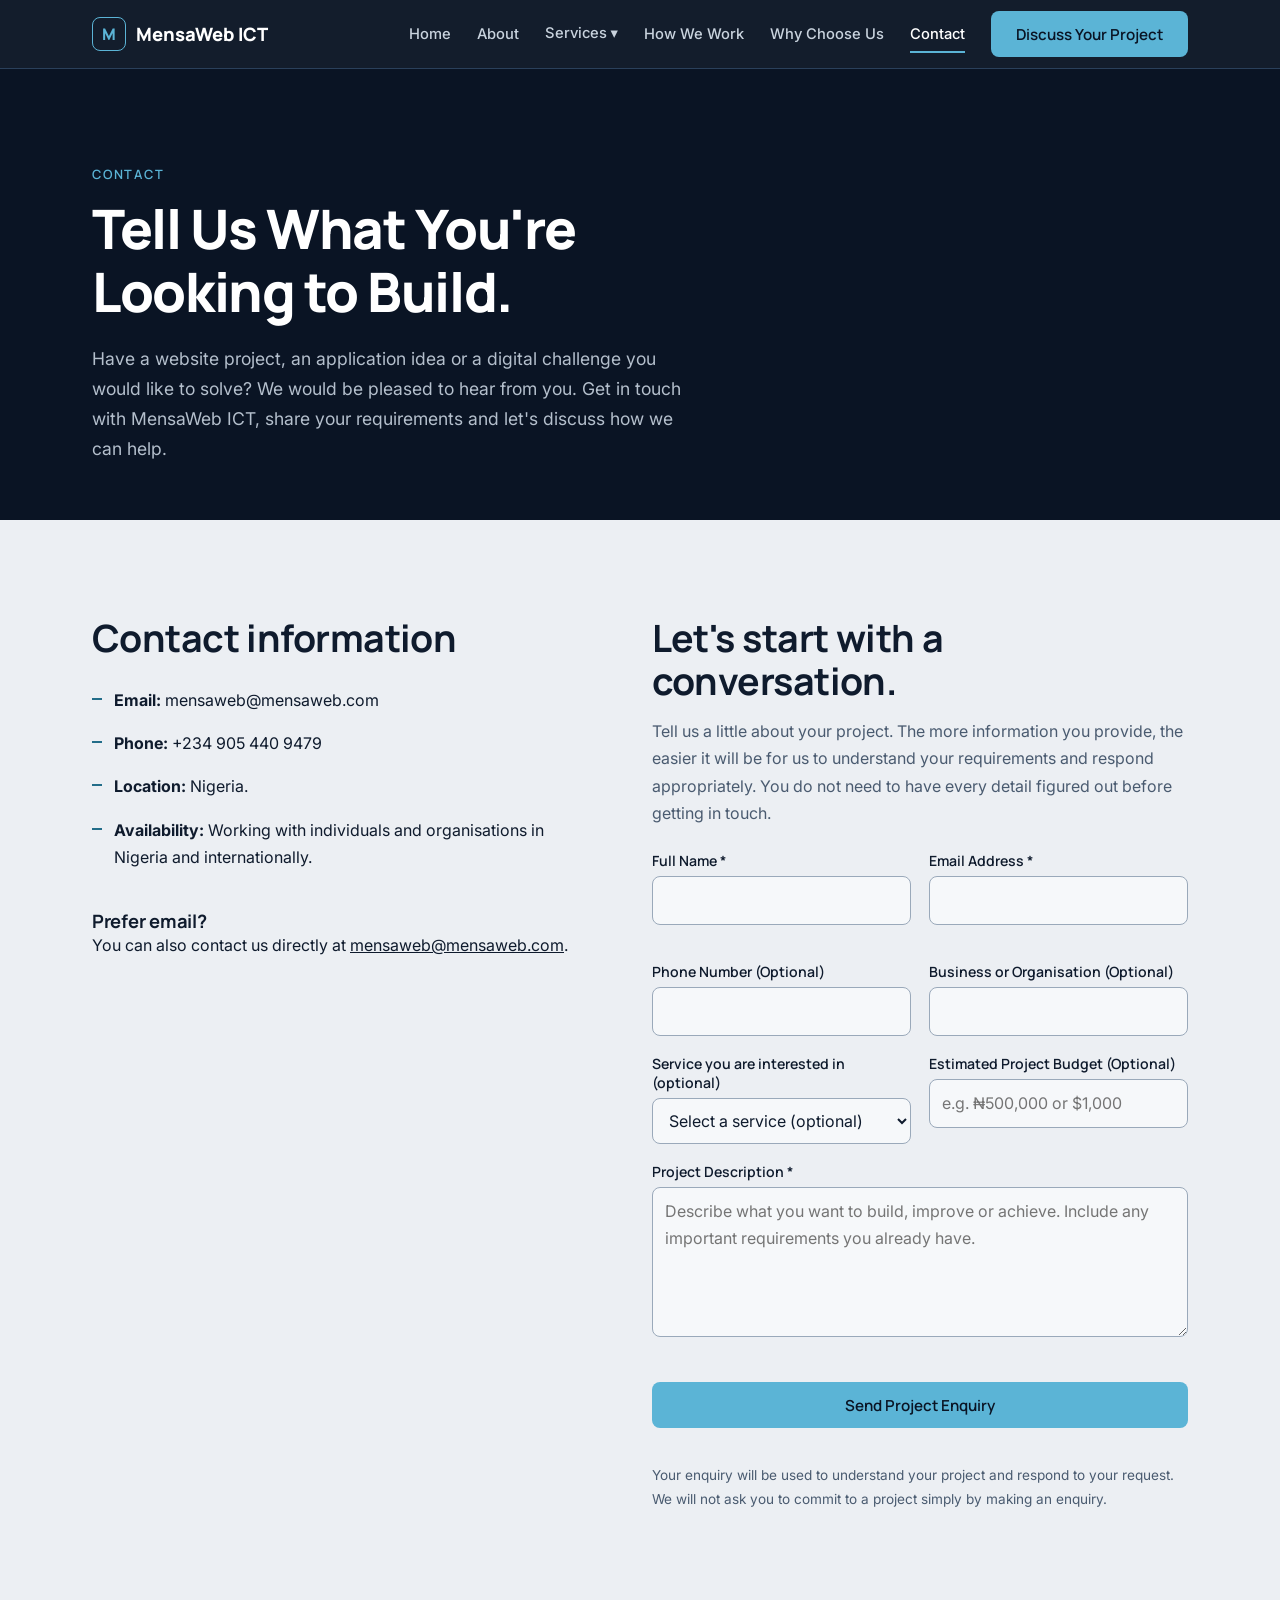
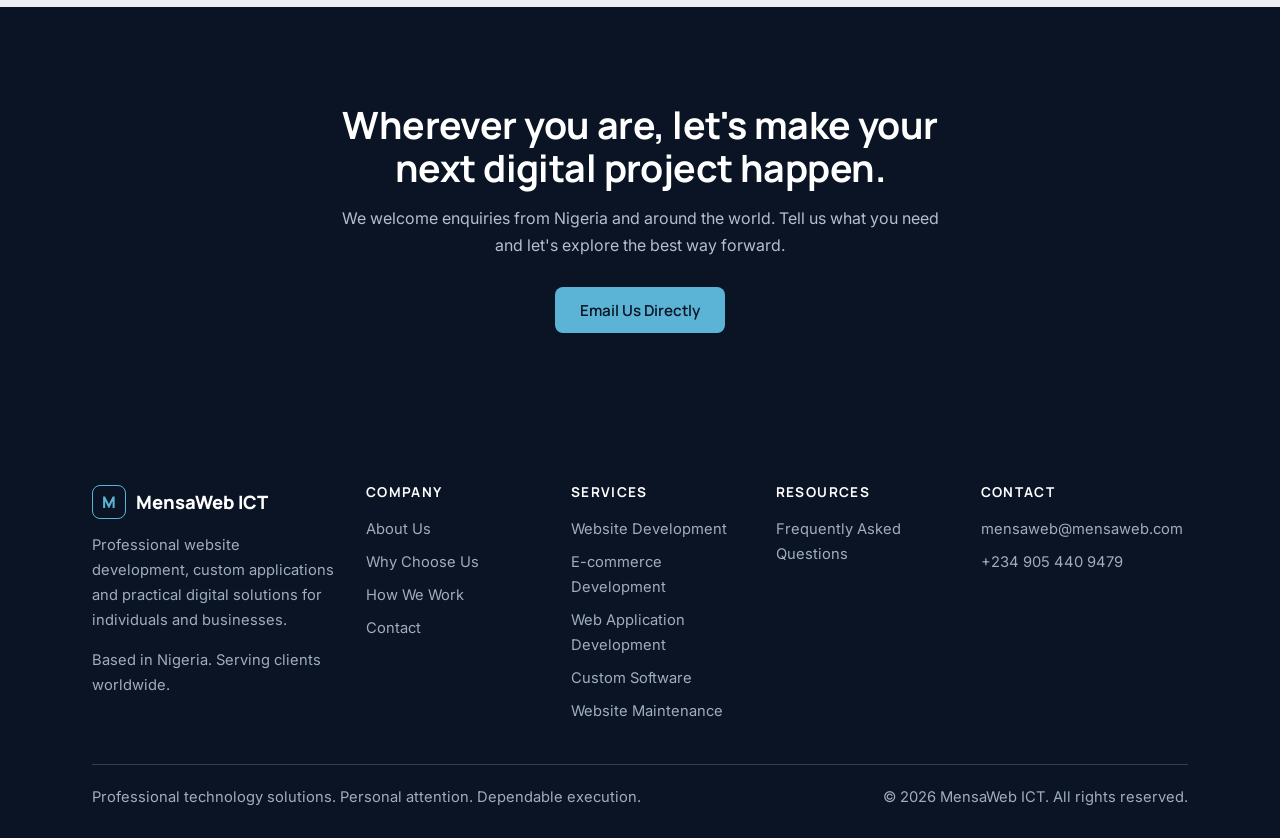
<file: contact/index.html>
<!DOCTYPE html><html lang="en"><head><meta charset="UTF-8"><meta name="viewport" content="width=device-width, initial-scale=1">
<title>Contact MensaWeb ICT | Discuss Your Project</title><meta name="description" content="Contact MensaWeb ICT to discuss a website, e-commerce, web application or software project. Enquiries welcome from Nigeria and worldwide."><link rel="canonical" href="https://mensaweb.com/contact/">
<link rel="icon" href="../assets/favicon.svg" type="image/svg+xml"><meta property="og:type" content="website"><meta property="og:title" content="Contact MensaWeb ICT | Discuss Your Project"><meta property="og:description" content="Contact MensaWeb ICT to discuss a website, e-commerce, web application or software project. Enquiries welcome from Nigeria and worldwide."><meta property="og:url" content="https://mensaweb.com/contact/"><meta property="og:site_name" content="MensaWeb ICT"><meta property="og:image" content="https://mensaweb.com/assets/og-image.png"><meta property="og:image:width" content="1200"><meta property="og:image:height" content="630">
<meta name="twitter:card" content="summary_large_image"><meta name="twitter:title" content="Contact MensaWeb ICT | Discuss Your Project"><meta name="twitter:description" content="Contact MensaWeb ICT to discuss a website, e-commerce, web application or software project. Enquiries welcome from Nigeria and worldwide."><meta name="twitter:image" content="https://mensaweb.com/assets/og-image.png"><meta name="theme-color" content="#0A1424">
<link rel="preconnect" href="https://fonts.googleapis.com"><link rel="preconnect" href="https://fonts.gstatic.com" crossorigin>
<link href="https://fonts.googleapis.com/css2?family=Inter:wght@400;500;600&family=Manrope:wght@600;700;800&display=swap" rel="stylesheet">
<style>:root{--mid:#0A1424;--navy:#101F35;--slate:#1A2D45;--line:#2A405B;--steel:#6F88A6;--silver:#B4BFCC;--off:#ECEFF3;--paper:#E2E7ED;--ink:#0F1B2D;--mute:#4A5B70;--acc:#5BB4D6;--accd:#236D89;--r:10px;--f:'Manrope',system-ui,sans-serif;--b:'Inter',system-ui,sans-serif}
*{margin:0;padding:0;box-sizing:border-box}html{scroll-behavior:smooth}
body{font:400 1rem/1.7 var(--b);color:var(--ink);background:var(--off);-webkit-font-smoothing:antialiased}
h1,h2,h3{font-family:var(--f);line-height:1.15;letter-spacing:-.015em}
a{color:inherit;text-decoration:none}img,svg{max-width:100%}
:focus-visible{outline:3px solid var(--acc);outline-offset:3px;border-radius:4px}
.skip{position:absolute;left:-999px;top:8px;background:#fff;color:var(--ink);padding:10px 16px;border-radius:8px;z-index:300}.skip:focus{left:8px}
.wrap{max-width:1140px;margin:0 auto;padding:0 22px}
section{padding:clamp(56px,8vw,96px) 0}
.dark{background:var(--navy);color:#DCE3EB}.deep{background:var(--mid);color:#DCE3EB}.paper{background:var(--paper)}
.dark h2,.deep h2,.dark h3,.deep h3,.dark h1,.deep h1{color:#fff}
.kick{font:600 .8rem var(--f);letter-spacing:.14em;text-transform:uppercase;color:var(--accd);margin-bottom:14px}
.dark .kick,.deep .kick{color:var(--acc)}
h2{font-size:clamp(1.65rem,3.2vw,2.35rem);font-weight:700;max-width:24ch}
h3{font-size:1.15rem;font-weight:700}
.sub{color:var(--mute);max-width:62ch;margin-top:16px}.dark .sub,.deep .sub{color:var(--silver)}
p+p{margin-top:14px}
.btn{display:inline-flex;align-items:center;justify-content:center;min-height:46px;padding:10px 24px;border-radius:8px;border:1.5px solid transparent;font:600 .95rem var(--f);cursor:pointer;transition:background .2s,border-color .2s,color .2s}
.btn-p{background:var(--acc);color:var(--mid)}.btn-p:hover{background:#7CC6E3}
.btn-o{border-color:var(--steel);color:inherit}.btn-o:hover{border-color:var(--acc);color:var(--acc)}
.light .btn-o,.paper .btn-o{border-color:var(--ink)}.actions{display:flex;gap:12px;flex-wrap:wrap;margin-top:28px}
header{position:sticky;top:0;z-index:100;background:rgba(10,20,36,.96);border-bottom:1px solid var(--line)}
nav{display:flex;align-items:center;justify-content:space-between;height:68px}
.logo{display:flex;align-items:center;gap:10px;font:800 1.15rem var(--f);color:#fff}
.mark{width:34px;height:34px;border-radius:8px;border:1.5px solid var(--acc);color:var(--acc);display:grid;place-items:center;font-size:1rem}
.links{display:flex;gap:26px;align-items:center;list-style:none}
.links>li{position:relative}
.links a:not(.btn),.dd-btn{color:#C9D3DE;font:500 .92rem var(--b);padding:8px 0;border:0;border-bottom:2px solid transparent;background:none;cursor:pointer}
.links a:not(.btn):hover,.dd-btn:hover,.links a[aria-current=page]{color:#fff;border-color:var(--acc)}
.sub-menu{display:none;position:absolute;top:100%;left:-14px;min-width:270px;background:var(--navy);border:1px solid var(--line);border-radius:var(--r);padding:8px;list-style:none;box-shadow:0 18px 40px -18px #000}
.dd.open .sub-menu,.dd:hover .sub-menu,.dd:focus-within .sub-menu{display:block}
.sub-menu a{display:block;padding:9px 12px!important;border:0!important;border-radius:6px}.sub-menu a:hover{background:var(--slate)}
.burger{display:none;width:46px;height:46px;border:0;background:none;cursor:pointer;color:#fff;font-size:1.5rem}
.hero{padding:clamp(56px,9vw,110px) 0}.hero .wrap{display:grid;grid-template-columns:1.2fr .8fr;gap:48px;align-items:center}
h1{font-size:clamp(2.1rem,4.8vw,3.4rem);font-weight:800;letter-spacing:-.025em;max-width:16ch}
.lead{font-size:1.1rem;color:var(--silver);max-width:54ch;margin-top:22px}
.tag{margin-top:26px;font:500 .9rem var(--f);color:var(--steel)}
.mock{position:relative;border:1px solid #30445C;border-radius:16px;background:linear-gradient(145deg,#13243A,#0A1424 72%);overflow:hidden;box-shadow:0 28px 70px -38px #000;min-height:330px}
.mock::before{content:"";position:absolute;width:230px;height:230px;border-radius:50%;right:-95px;top:42px;background:rgba(91,180,214,.10);filter:blur(2px)}
.mock-top{height:44px;display:flex;align-items:center;gap:12px;padding:0 16px;border-bottom:1px solid var(--line);position:relative}
.mock-dots{display:flex;gap:5px}.mock-dots i{width:6px;height:6px;border-radius:50%;background:#526A83}
.mock-url{font-size:.65rem;color:#91A5BA;background:#0A1424;border:1px solid #30445C;border-radius:5px;padding:4px 12px;flex:1;max-width:145px;text-align:center}
.mock-label{font:600 .55rem var(--f);letter-spacing:.12em;color:#7F9AB4;margin-left:auto}
.mock-body{position:relative;display:grid;grid-template-columns:.92fr 1.08fr;gap:12px;align-items:center;padding:32px 24px 28px}
.mock-copy{display:flex;flex-direction:column;align-items:flex-start;gap:12px}
.mock-eyebrow{font:700 .55rem var(--f);letter-spacing:.12em;color:var(--acc)}
.mock-copy>b{font:800 clamp(1rem,1.6vw,1.35rem)/1.16 var(--f);color:#F5F8FC;max-width:13ch}
.mock-copy>i{height:5px;width:88%;border-radius:5px;background:#30445C}
.mock-copy>i+ i{width:66%}
.mock-copy em{font:600 .6rem var(--f);font-style:normal;color:#0A1424;background:var(--acc);padding:8px 11px;border-radius:5px;margin-top:4px}
.mock-copy em span{padding-left:8px}
.mock-art{position:relative;padding:16px 0 12px 6px}
.art-panel{background:#E8EDF2;border-radius:8px;padding:10px;box-shadow:0 16px 35px -20px #000}
.art-nav{display:flex;align-items:center;gap:8px;border-bottom:1px solid #D0D8E1;padding-bottom:9px}
.art-nav b{width:30px;height:6px;background:#20344C;border-radius:4px;margin-right:auto}
.art-nav span{width:18px;height:4px;background:#A5B3C2;border-radius:4px}
.art-content{padding:13px 3px 4px}
.art-lines{display:grid;gap:5px;margin-bottom:12px}.art-lines i{height:5px;width:82%;background:#A5B3C2;border-radius:4px}.art-lines i:first-child{height:9px;width:64%;background:#20344C}.art-lines i:last-child{width:48%}
.art-blocks{display:grid;grid-template-columns:repeat(3,1fr);gap:6px}.art-blocks b{height:45px;border-radius:4px;background:linear-gradient(145deg,#B9CBD7,#D6E0E8)}
.art-blocks b:nth-child(2){background:linear-gradient(145deg,#8FB6C8,#C7D8E1)}
.mock-note{position:absolute;right:-4px;bottom:-4px;background:#1A2D45;border:1px solid #405B76;border-radius:7px;padding:9px 12px;display:flex;align-items:center;gap:8px;box-shadow:0 12px 25px -15px #000}
.mock-note span{font:700 .65rem var(--f);color:var(--acc)}.mock-note b{font:600 .65rem var(--f);color:#E8EDF2}
.cap{font-size:.7rem;color:#91A5BA;padding:0 22px 14px;position:relative}

.split{display:grid;grid-template-columns:1fr 1.1fr;gap:clamp(28px,6vw,72px);align-items:start}
.rows{list-style:none;border-top:1px solid var(--line)}
.rows li{display:grid;grid-template-columns:minmax(0,.9fr) minmax(0,1.4fr);gap:24px;padding:22px 0;border-bottom:1px solid var(--line)}
.rows a{color:var(--acc);font-weight:600;font-size:.9rem;display:inline-block;margin-top:8px}
.light .rows,.light .rows li{border-color:#C3CCD7}
.three{display:grid;grid-template-columns:repeat(3,1fr);gap:36px;margin-top:40px}
.three>div{border-top:2px solid var(--accd);padding-top:18px}.three p{color:var(--mute);margin-top:8px}
.dark .three p{color:var(--silver)}
.bullets{list-style:none;margin-top:20px}.bullets li{padding:8px 0 8px 22px;position:relative}.bullets li::before{content:"";position:absolute;left:0;top:19px;width:10px;height:2px;background:var(--accd)}
.steps{list-style:none;display:grid;grid-template-columns:repeat(5,1fr);gap:20px;margin-top:44px;counter-reset:s;position:relative}
.steps li{counter-increment:s;border-top:2px solid var(--line);padding-top:16px}
.steps li::before{content:"0" counter(s);font:700 .85rem var(--f);color:var(--acc);display:block;margin-bottom:6px}
.steps p{color:var(--silver);font-size:.94rem;margin-top:6px}
.cta{text-align:center}.cta h2{margin:0 auto}.cta .sub{margin:16px auto 0}.cta .actions{justify-content:center}
footer{background:var(--mid);color:#9FADBD;padding:56px 0 28px;font-size:.92rem}
.fgrid{display:grid;grid-template-columns:1.4fr 1fr 1fr 1fr 1.2fr;gap:32px}
footer .fh{font-weight:700;max-width:none;color:#fff;font-size:.85rem;letter-spacing:.1em;text-transform:uppercase;margin-bottom:12px}
footer ul{list-style:none}footer li{padding:4px 0}footer a:hover{color:var(--acc)}
.fbot{border-top:1px solid var(--line);margin-top:36px;padding-top:20px;display:flex;justify-content:space-between;gap:12px;flex-wrap:wrap}
form{display:grid;gap:18px}.row{display:grid;grid-template-columns:1fr 1fr;gap:18px}
label{display:block;font:600 .88rem var(--f);margin-bottom:6px}
input,select,textarea{width:100%;min-height:46px;padding:10px 12px;border:1.5px solid #9AA9BA;border-radius:8px;background:#F6F8FA;font:inherit;color:var(--ink)}
textarea{min-height:150px;resize:vertical}[aria-invalid=true]{border-color:#B42318}
.err{color:#B42318;font-size:.85rem;min-height:1.1em;margin-top:4px}
.hp{position:absolute;left:-9999px}
#status{padding:0;font-weight:500}#status.ok{padding:14px;border-radius:8px;background:#DCEBF2}#status.bad{padding:14px;border-radius:8px;background:#FBE4E1;color:#7A1A12}
.fine{font-size:.85rem;color:var(--mute)}
@media(max-width:900px){.hero .wrap,.split,.three,.fgrid,.row{grid-template-columns:1fr}.steps{grid-template-columns:1fr 1fr}.rows li{grid-template-columns:1fr;gap:6px}
.burger{display:block}.links{display:none;position:absolute;top:68px;left:0;right:0;flex-direction:column;align-items:stretch;gap:0;background:var(--navy);padding:12px 22px 22px;border-bottom:1px solid var(--line)}
.links.open{display:flex}.links>li{border-bottom:1px solid var(--line)}.links a:not(.btn),.dd-btn{display:block;width:100%;text-align:left;padding:14px 0}
 .sub-menu{display:none;position:static;border:0;box-shadow:none;padding:0 0 8px 12px;min-width:0}
.dd:hover:not(.open) .sub-menu{display:none}.dd.open .sub-menu{display:block}.dd:focus-within:not(.open) .sub-menu{display:none}.links .btn{margin-top:14px}}
@media(max-width:520px){.steps{grid-template-columns:1fr}.mock-body{grid-template-columns:1fr;gap:20px;padding:25px 20px 22px}.mock-copy>b{max-width:18ch;font-size:1.25rem}.mock-art{max-width:280px;width:90%;margin:0 auto}.mock{min-height:0}.mock-label{font-size:.48rem}}
@media(prefers-reduced-motion:reduce){*{transition:none!important;scroll-behavior:auto!important}}
.benefit{margin-top:20px;padding-left:14px;border-left:2px solid var(--acc);color:var(--silver)}.light .benefit{color:var(--mute);border-color:var(--accd)}
.rev>:first-child{order:2}
.tl{list-style:none;margin-top:0;border-left:2px solid var(--line);padding-left:28px;max-width:820px}
.tl>li{position:relative;padding-bottom:40px}.tl>li::before{content:"";position:absolute;left:-37px;top:8px;width:14px;height:14px;border-radius:50%;background:var(--mid);border:2px solid var(--acc)}
.tl .n{font:700 .8rem var(--f);letter-spacing:.12em;text-transform:uppercase;color:var(--acc)}.tl .st{max-width:none;font-size:1.35rem;margin:4px 0 2px}.tl .tg{font:600 1rem var(--f);color:var(--silver);margin-bottom:10px}.tl p{color:var(--silver)}
.faq{max-width:820px;margin-top:28px;border-top:1px solid #C3CCD7}
.faq details{border-bottom:1px solid #C3CCD7}.faq summary{cursor:pointer;list-style:none;padding:18px 36px 18px 0;font:700 1.05rem var(--f);position:relative;min-height:56px}
.faq summary::-webkit-details-marker{display:none}.faq summary::after{content:"+";position:absolute;right:4px;top:14px;font-size:1.5rem;color:var(--accd)}
.faq details[open] summary::after{content:"\2212"}.faq .a{padding:0 0 20px;color:var(--mute);max-width:68ch}
.crumbs{font-size:.85rem;color:var(--steel);margin-bottom:18px}.crumbs a:hover{color:var(--acc)}
@media(max-width:900px){.rev>:first-child{order:0}}
.trust{background:var(--navy);border-top:1px solid var(--line);border-bottom:1px solid var(--line);padding:24px 0}
.trust ul{list-style:none;display:grid;grid-template-columns:repeat(4,1fr);gap:24px}
.trust li{font:600 .9rem/1.4 var(--f);color:#E8EDF2;padding-left:14px;border-left:2px solid var(--acc)}
.trust li span{display:block;font:400 .8rem var(--b);color:var(--silver);margin-top:2px}
.cards{display:grid;grid-template-columns:repeat(3,1fr);gap:20px;margin-top:36px}
.card{background:#F3F5F8;border:1px solid #C3CCD7;border-radius:12px;padding:26px;display:flex;flex-direction:column;gap:10px;transition:border-color .2s,transform .2s}
.card:hover{border-color:var(--accd);transform:translateY(-2px)}
.card .ico{width:40px;height:40px;color:var(--accd);margin-bottom:4px}
.card .prob{font:600 .82rem/1.45 var(--b);color:var(--ink)}.card p+p{margin-top:0;color:var(--mute);font-size:.95rem}
.card a{margin-top:auto;padding-top:8px;font:600 .92rem var(--f);color:var(--accd)}.card a:hover{text-decoration:underline}
.card.tile{background:var(--navy);border-color:var(--navy);justify-content:center}.card.tile h3{color:#fff}.card.tile p{color:var(--silver)}.card.tile a{color:var(--acc)}
.sr{position:absolute;width:1px;height:1px;overflow:hidden;clip:rect(0 0 0 0);white-space:nowrap}
@media(max-width:900px){.trust ul{grid-template-columns:1fr 1fr}.cards{grid-template-columns:1fr 1fr}}
@media(max-width:560px){.trust ul,.cards{grid-template-columns:1fr}}
</style><script type="application/ld+json">[{"@context": "https://schema.org", "@type": "Organization", "name": "MensaWeb ICT", "url": "https://mensaweb.com/", "email": "mensaweb@mensaweb.com", "areaServed": "Worldwide", "address": {"@type": "PostalAddress", "addressCountry": "NG"}}, {"@context": "https://schema.org", "@type": "BreadcrumbList", "itemListElement": [{"@type": "ListItem", "position": 1, "name": "Home", "item": "https://mensaweb.com/"}, {"@type": "ListItem", "position": 2, "name": "Contact", "item": "https://mensaweb.com/contact/"}]}]</script></head>
<body><a class="skip" href="#main">Skip to content</a><header><div class="wrap"><nav aria-label="Main"><a href="../index.html" class="logo" aria-label="MensaWeb ICT home"><span class="mark" aria-hidden="true">M</span>MensaWeb ICT</a><button class="burger" id="burger" aria-expanded="false" aria-controls="links" aria-label="Menu">&#9776;</button><ul class="links" id="links"><li><a href="../index.html">Home</a></li><li><a href="../about/index.html">About</a></li><li class="dd"><button class="dd-btn" aria-expanded="false" aria-haspopup="true" aria-controls="services-submenu">Services &#9662;</button><ul class="sub-menu" id="services-submenu"><li><a href="../services/index.html">All Services</a></li><li><a href="../services/website-design-development/index.html">Website Design & Development</a></li><li><a href="../services/ecommerce-development/index.html">E-commerce Development</a></li><li><a href="../services/web-application-development/index.html">Web Application Development</a></li><li><a href="../services/custom-software-development/index.html">Custom Software Solutions</a></li><li><a href="../services/website-maintenance-support/index.html">Website Maintenance & Support</a></li></ul></li><li><a href="../how-we-work/index.html">How We Work</a></li><li><a href="../why-choose-us/index.html">Why Choose Us</a></li><li><a href="../contact/index.html" aria-current="page">Contact</a></li><li><a href="../contact/index.html" class="btn btn-p">Discuss Your Project</a></li></ul></nav></div></header><main id="main"><section class="deep" style="padding-bottom:56px"><div class="wrap"><p class="kick">Contact</p><h1>Tell Us What You're Looking to Build.</h1><p class="lead">Have a website project, an application idea or a digital challenge you would like to solve? We would be pleased to hear from you. Get in touch with MensaWeb ICT, share your requirements and let's discuss how we can help.</p></div></section>
<section><div class="wrap split"><div><h2>Contact information</h2><ul class="bullets"><li><strong>Email:</strong> <a href="mailto:mensaweb@mensaweb.com">mensaweb@mensaweb.com</a></li><li><strong>Phone:</strong> <a href="tel:+2349054409479">+234 905 440 9479</a></li><li><strong>Location:</strong> Nigeria.</li><li><strong>Availability:</strong> Working with individuals and organisations in Nigeria and internationally.</li></ul>
<h3 style="margin-top:32px">Prefer email?</h3><p>You can also contact us directly at <a href="mailto:mensaweb@mensaweb.com" style="text-decoration:underline">mensaweb@mensaweb.com</a>.</p></div>
<div><h2>Let's start with a conversation.</h2><p class="sub" style="margin-bottom:24px">Tell us a little about your project. The more information you provide, the easier it will be for us to understand your requirements and respond appropriately. You do not need to have every detail figured out before getting in touch.</p>
<form id="form" novalidate><div class="hp" aria-hidden="true"><label>Leave blank<input name="website" tabindex="-1" autocomplete="off"></label></div>
<div class="row"><div><label for="name">Full Name *</label><input id="name" name="name" autocomplete="name" required aria-describedby="e-name"><div class="err" id="e-name"></div></div><div><label for="email">Email Address *</label><input id="email" name="email" type="email" autocomplete="email" required aria-describedby="e-email"><div class="err" id="e-email"></div></div></div>
<div class="row"><div><label for="phone">Phone Number (Optional)</label><input id="phone" name="phone" type="tel" autocomplete="tel"></div><div><label for="org">Business or Organisation (Optional)</label><input id="org" name="org" autocomplete="organization"></div></div>
<div class="row"><div><label for="service">Service you are interested in (optional)</label><select id="service" name="service"><option value="">Select a service (optional)</option><option>Website Design & Development</option><option>E-commerce Development</option><option>Web Application Development</option><option>Custom Software Solutions</option><option>Website Maintenance & Support</option><option>Other / Not Sure Yet</option></select></div><div><label for="budget">Estimated Project Budget (Optional)</label><input id="budget" name="budget" placeholder="e.g. ₦500,000 or $1,000"></div></div>
<div><label for="message">Project Description *</label><textarea id="message" name="message" required aria-describedby="e-message" placeholder="Describe what you want to build, improve or achieve. Include any important requirements you already have."></textarea><div class="err" id="e-message"></div></div>
<button class="btn btn-p" type="submit" id="send">Send Project Enquiry</button><div id="status" role="status" aria-live="polite"></div>
<p class="fine">Your enquiry will be used to understand your project and respond to your request. We will not ask you to commit to a project simply by making an enquiry.</p></form></div></div></section>
<section class="deep cta"><div class="wrap"><h2>Wherever you are, let's make your next digital project happen.</h2><p class="sub">We welcome enquiries from Nigeria and around the world. Tell us what you need and let's explore the best way forward.</p><div class="actions"><a class="btn btn-p" href="mailto:mensaweb@mensaweb.com">Email Us Directly</a></div></div></section></main><footer><div class="wrap"><div class="fgrid">
<div><a href="../index.html" class="logo"><span class="mark" aria-hidden="true">M</span>MensaWeb ICT</a><p style="margin-top:14px">Professional website development, custom applications and practical digital solutions for individuals and businesses.</p><p>Based in Nigeria. Serving clients worldwide.</p></div>
<div><h2 class="fh">Company</h2><ul><li><a href="../about/index.html">About Us</a></li><li><a href="../why-choose-us/index.html">Why Choose Us</a></li><li><a href="../how-we-work/index.html">How We Work</a></li><li><a href="../contact/index.html">Contact</a></li></ul></div>
<div><h2 class="fh">Services</h2><ul><li><a href="../services/website-design-development/index.html">Website Development</a></li><li><a href="../services/ecommerce-development/index.html">E-commerce Development</a></li><li><a href="../services/web-application-development/index.html">Web Application Development</a></li><li><a href="../services/custom-software-development/index.html">Custom Software</a></li><li><a href="../services/website-maintenance-support/index.html">Website Maintenance</a></li></ul></div>
<div><h2 class="fh">Resources</h2><ul><li><a href="../faq/index.html">Frequently Asked Questions</a></li></ul></div>
<div><h2 class="fh">Contact</h2><ul><li><a href="mailto:mensaweb@mensaweb.com">mensaweb@mensaweb.com</a></li><li><a href="tel:+2349054409479">+234 905 440 9479</a></li></ul></div></div>
<div class="fbot"><span>Professional technology solutions. Personal attention. Dependable execution.</span><span>&copy; 2026 MensaWeb ICT. All rights reserved.</span></div></div></footer><script>(()=>{const $=s=>document.querySelector(s);
const b=$('#burger'),l=$('#links');
if(b){b.onclick=()=>{const o=l.classList.toggle('open');b.setAttribute('aria-expanded',o)}}
const dd=$('.dd-btn');
if(dd){dd.onclick=()=>{const p=dd.parentElement,o=p.classList.toggle('open');dd.setAttribute('aria-expanded',o)}}
document.addEventListener('keydown',e=>{if(e.key==='Escape'){l&&l.classList.remove('open');b&&b.setAttribute('aria-expanded','false');const p=$('.dd.open');if(p){p.classList.remove('open');dd.setAttribute('aria-expanded','false');dd.focus()}}});
const f=$('#form');if(!f)return;
const CONFIG={email:'mensaweb@mensaweb.com',endpoint:'https://formbold.com/s/3qXr1'}; // Formbold form endpoint (form ID is public by design)
const st=$('#status'),v=n=>f.elements[n].value.trim();
const bad=(n,m)=>{$('#e-'+n).textContent=m;f.elements[n].setAttribute('aria-invalid',!!m);return !m};
const check=()=>{const a=bad('name',v('name').length<2?'Please enter your full name.':''),
c=bad('email',/^[^\s@]+@[^\s@]+\.[^\s@]+$/.test(v('email'))?'':'Please enter a valid email address.'),
d=bad('message',v('message').length<10?'Please describe your project (at least 10 characters).':'');
if(!(a&&c&&d))f.querySelector('[aria-invalid=true]').focus();return a&&c&&d};
['name','email','message'].forEach(n=>f.elements[n].addEventListener('input',()=>{if(f.elements[n].getAttribute('aria-invalid')==='true')check()}));
f.onsubmit=async e=>{e.preventDefault();if(f.elements.website.value)return;if(!check())return;
const data={name:v('name'),email:v('email'),phone:v('phone'),organisation:v('org'),service:v('service'),budget:v('budget'),message:v('message')};
if(CONFIG.endpoint){const btn=$('#send');btn.disabled=true;
try{const r=await fetch(CONFIG.endpoint,{method:'POST',headers:{'Content-Type':'application/json',Accept:'application/json'},body:JSON.stringify(data)});if(!r.ok)throw 0;
st.className='ok';st.textContent='Thank you. Your enquiry has been sent.';f.reset()}catch{st.className='bad';st.textContent='Sending failed. Please try again or email '+CONFIG.email+'.'}btn.disabled=false}
else{const body=Object.entries(data).map(([k,x])=>k+': '+(x||'n/a')).join('\n');
st.className='ok';st.innerHTML='Your enquiry is ready. This site has no form service connected yet, so it will be sent from your own email app: <a class="btn btn-p" style="margin-top:10px" href="mailto:'+CONFIG.email+'?subject='+encodeURIComponent('Project enquiry: '+data.service)+'&body='+encodeURIComponent(body)+'">Open email to send</a>'}
st.setAttribute('tabindex','-1');st.focus()}})();
</script></body></html>
</file>
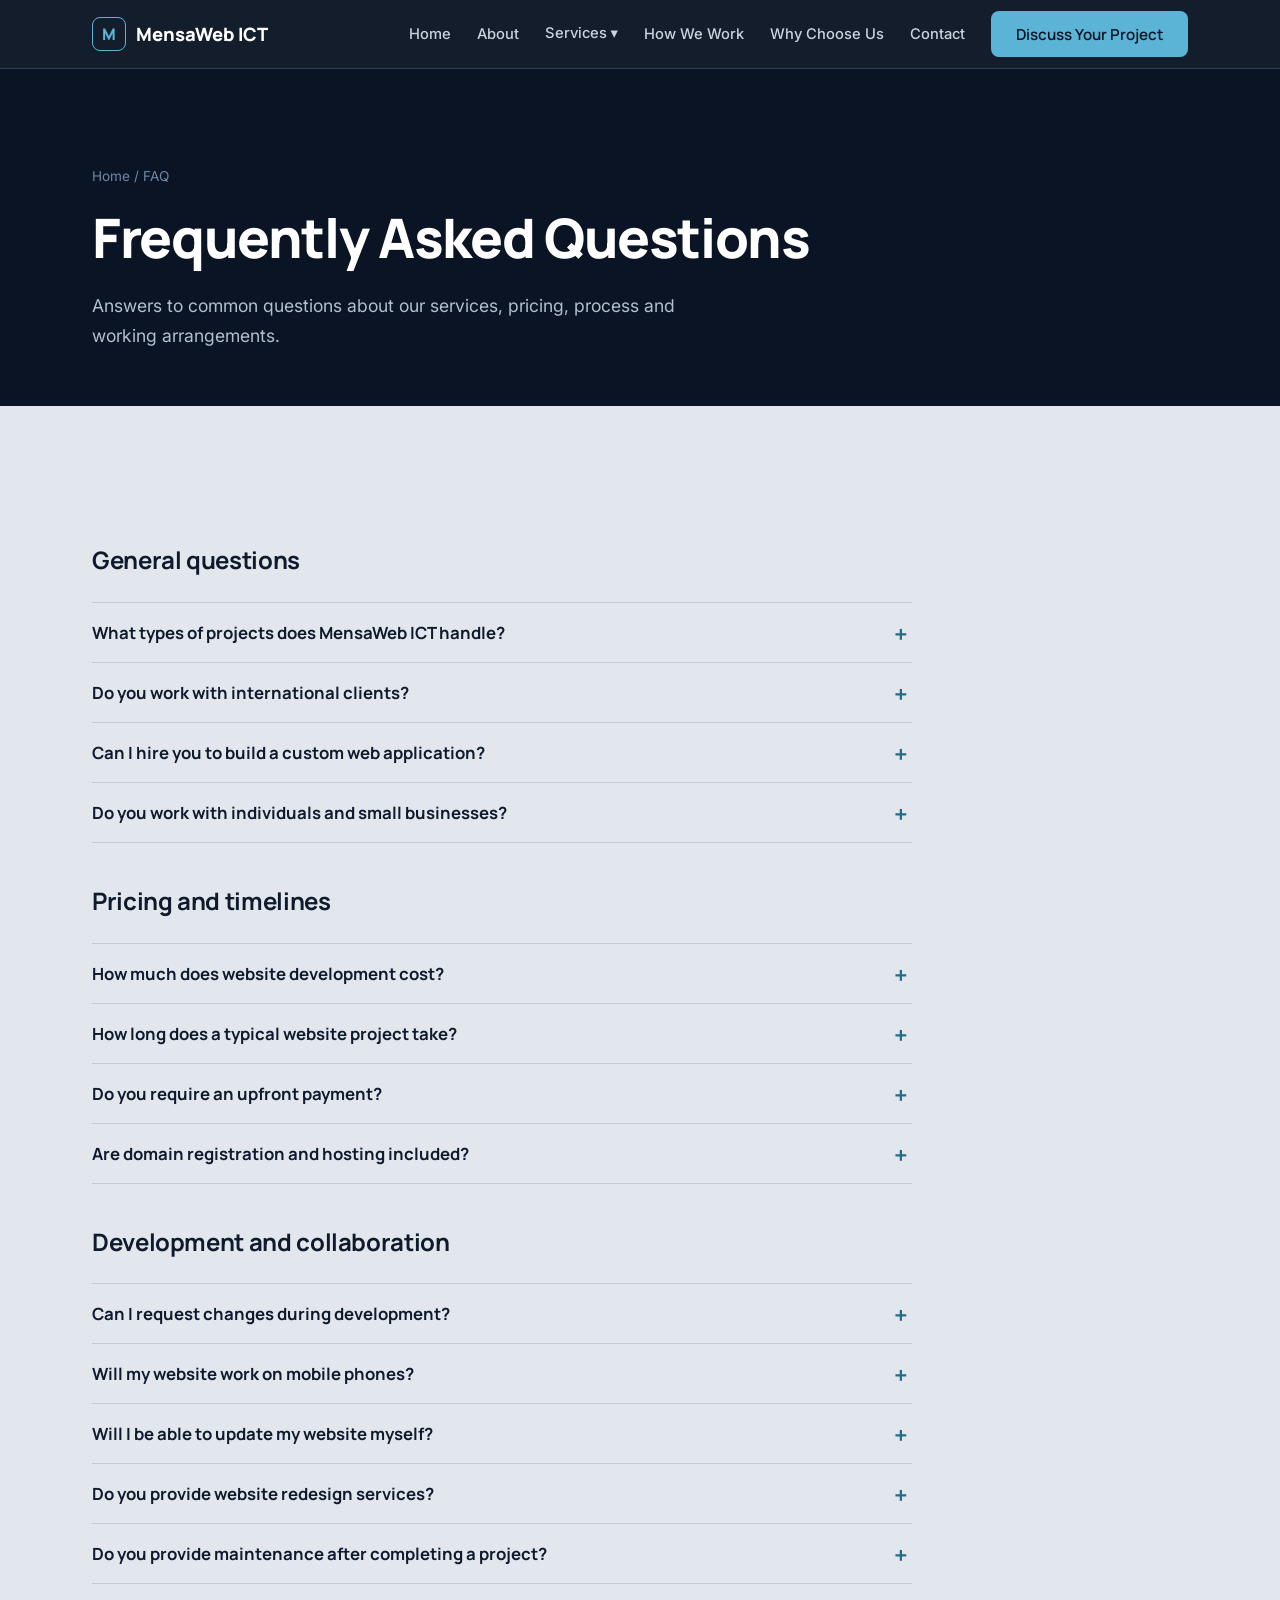
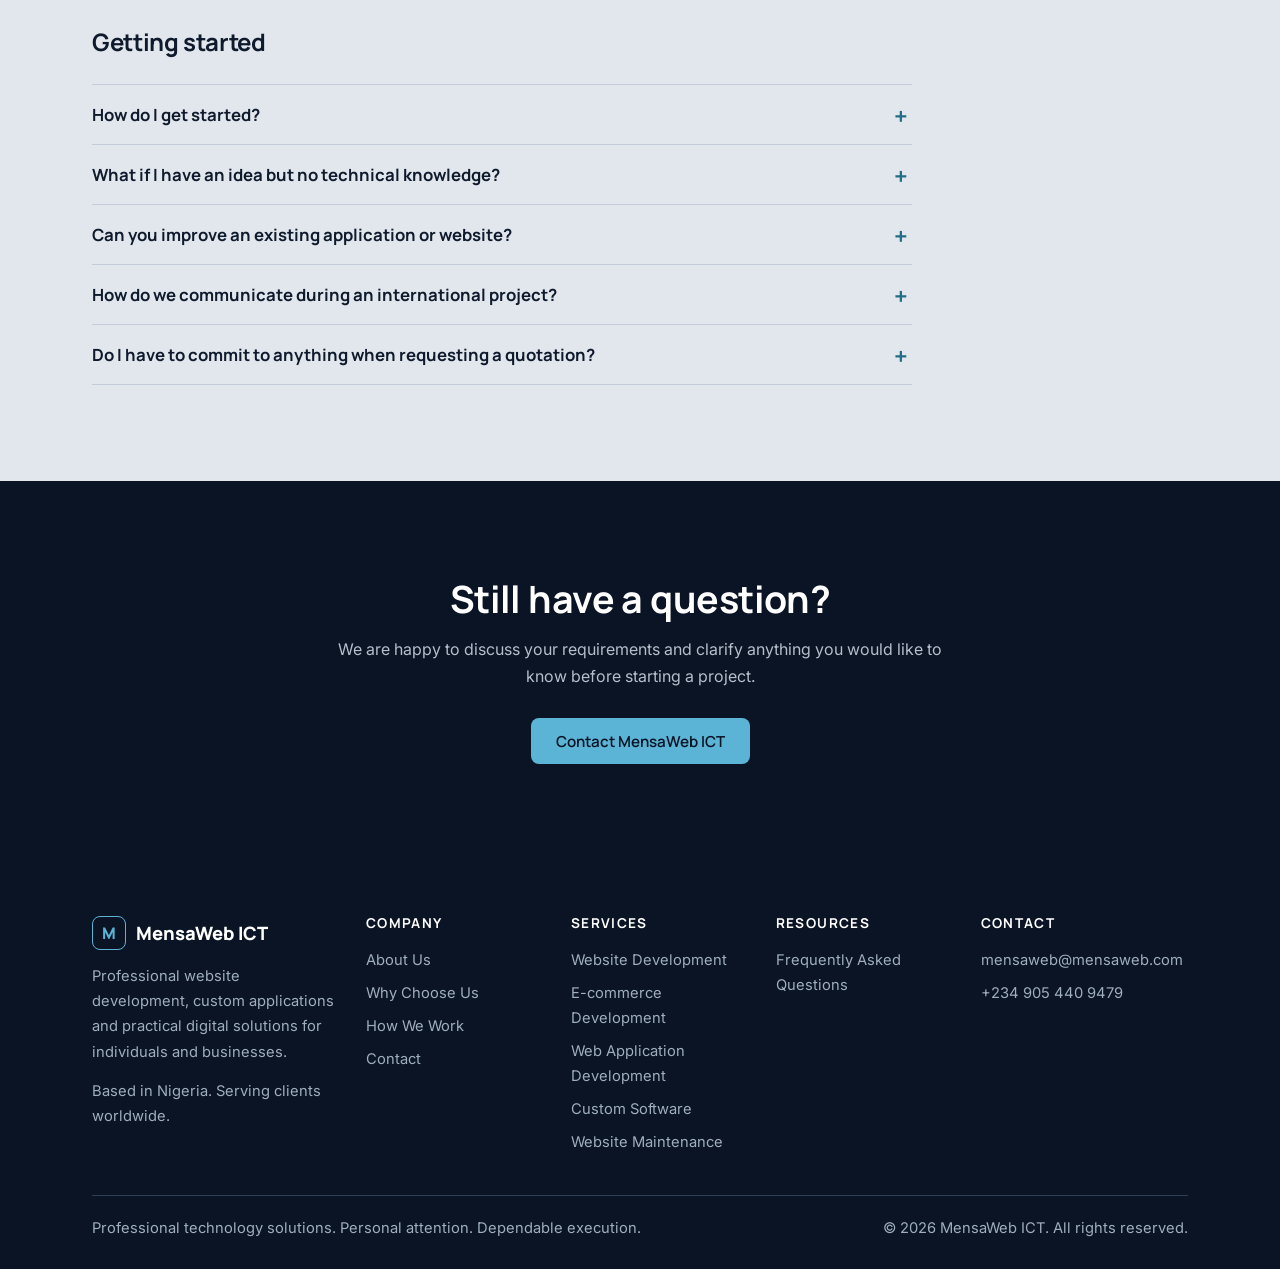
<file: faq/index.html>
<!DOCTYPE html><html lang="en"><head><meta charset="UTF-8"><meta name="viewport" content="width=device-width, initial-scale=1">
<title>Frequently Asked Questions | MensaWeb ICT</title><meta name="description" content="Answers about MensaWeb ICT services, international projects, pricing, timelines, changes, maintenance, hosting, payment and getting started."><link rel="canonical" href="https://mensaweb.com/faq/">
<link rel="icon" href="../assets/favicon.svg" type="image/svg+xml"><meta property="og:type" content="website"><meta property="og:title" content="Frequently Asked Questions | MensaWeb ICT"><meta property="og:description" content="Answers about MensaWeb ICT services, international projects, pricing, timelines, changes, maintenance, hosting, payment and getting started."><meta property="og:url" content="https://mensaweb.com/faq/"><meta property="og:site_name" content="MensaWeb ICT"><meta property="og:image" content="https://mensaweb.com/assets/og-image.png"><meta property="og:image:width" content="1200"><meta property="og:image:height" content="630">
<meta name="twitter:card" content="summary_large_image"><meta name="twitter:title" content="Frequently Asked Questions | MensaWeb ICT"><meta name="twitter:description" content="Answers about MensaWeb ICT services, international projects, pricing, timelines, changes, maintenance, hosting, payment and getting started."><meta name="twitter:image" content="https://mensaweb.com/assets/og-image.png"><meta name="theme-color" content="#0A1424">
<link rel="preconnect" href="https://fonts.googleapis.com"><link rel="preconnect" href="https://fonts.gstatic.com" crossorigin>
<link href="https://fonts.googleapis.com/css2?family=Inter:wght@400;500;600&family=Manrope:wght@600;700;800&display=swap" rel="stylesheet">
<style>:root{--mid:#0A1424;--navy:#101F35;--slate:#1A2D45;--line:#2A405B;--steel:#6F88A6;--silver:#B4BFCC;--off:#ECEFF3;--paper:#E2E7ED;--ink:#0F1B2D;--mute:#4A5B70;--acc:#5BB4D6;--accd:#236D89;--r:10px;--f:'Manrope',system-ui,sans-serif;--b:'Inter',system-ui,sans-serif}
*{margin:0;padding:0;box-sizing:border-box}html{scroll-behavior:smooth}
body{font:400 1rem/1.7 var(--b);color:var(--ink);background:var(--off);-webkit-font-smoothing:antialiased}
h1,h2,h3{font-family:var(--f);line-height:1.15;letter-spacing:-.015em}
a{color:inherit;text-decoration:none}img,svg{max-width:100%}
:focus-visible{outline:3px solid var(--acc);outline-offset:3px;border-radius:4px}
.skip{position:absolute;left:-999px;top:8px;background:#fff;color:var(--ink);padding:10px 16px;border-radius:8px;z-index:300}.skip:focus{left:8px}
.wrap{max-width:1140px;margin:0 auto;padding:0 22px}
section{padding:clamp(56px,8vw,96px) 0}
.dark{background:var(--navy);color:#DCE3EB}.deep{background:var(--mid);color:#DCE3EB}.paper{background:var(--paper)}
.dark h2,.deep h2,.dark h3,.deep h3,.dark h1,.deep h1{color:#fff}
.kick{font:600 .8rem var(--f);letter-spacing:.14em;text-transform:uppercase;color:var(--accd);margin-bottom:14px}
.dark .kick,.deep .kick{color:var(--acc)}
h2{font-size:clamp(1.65rem,3.2vw,2.35rem);font-weight:700;max-width:24ch}
h3{font-size:1.15rem;font-weight:700}
.sub{color:var(--mute);max-width:62ch;margin-top:16px}.dark .sub,.deep .sub{color:var(--silver)}
p+p{margin-top:14px}
.btn{display:inline-flex;align-items:center;justify-content:center;min-height:46px;padding:10px 24px;border-radius:8px;border:1.5px solid transparent;font:600 .95rem var(--f);cursor:pointer;transition:background .2s,border-color .2s,color .2s}
.btn-p{background:var(--acc);color:var(--mid)}.btn-p:hover{background:#7CC6E3}
.btn-o{border-color:var(--steel);color:inherit}.btn-o:hover{border-color:var(--acc);color:var(--acc)}
.light .btn-o,.paper .btn-o{border-color:var(--ink)}.actions{display:flex;gap:12px;flex-wrap:wrap;margin-top:28px}
header{position:sticky;top:0;z-index:100;background:rgba(10,20,36,.96);border-bottom:1px solid var(--line)}
nav{display:flex;align-items:center;justify-content:space-between;height:68px}
.logo{display:flex;align-items:center;gap:10px;font:800 1.15rem var(--f);color:#fff}
.mark{width:34px;height:34px;border-radius:8px;border:1.5px solid var(--acc);color:var(--acc);display:grid;place-items:center;font-size:1rem}
.links{display:flex;gap:26px;align-items:center;list-style:none}
.links>li{position:relative}
.links a:not(.btn),.dd-btn{color:#C9D3DE;font:500 .92rem var(--b);padding:8px 0;border:0;border-bottom:2px solid transparent;background:none;cursor:pointer}
.links a:not(.btn):hover,.dd-btn:hover,.links a[aria-current=page]{color:#fff;border-color:var(--acc)}
.sub-menu{display:none;position:absolute;top:100%;left:-14px;min-width:270px;background:var(--navy);border:1px solid var(--line);border-radius:var(--r);padding:8px;list-style:none;box-shadow:0 18px 40px -18px #000}
.dd.open .sub-menu,.dd:hover .sub-menu,.dd:focus-within .sub-menu{display:block}
.sub-menu a{display:block;padding:9px 12px!important;border:0!important;border-radius:6px}.sub-menu a:hover{background:var(--slate)}
.burger{display:none;width:46px;height:46px;border:0;background:none;cursor:pointer;color:#fff;font-size:1.5rem}
.hero{padding:clamp(56px,9vw,110px) 0}.hero .wrap{display:grid;grid-template-columns:1.2fr .8fr;gap:48px;align-items:center}
h1{font-size:clamp(2.1rem,4.8vw,3.4rem);font-weight:800;letter-spacing:-.025em;max-width:16ch}
.lead{font-size:1.1rem;color:var(--silver);max-width:54ch;margin-top:22px}
.tag{margin-top:26px;font:500 .9rem var(--f);color:var(--steel)}
.mock{position:relative;border:1px solid #30445C;border-radius:16px;background:linear-gradient(145deg,#13243A,#0A1424 72%);overflow:hidden;box-shadow:0 28px 70px -38px #000;min-height:330px}
.mock::before{content:"";position:absolute;width:230px;height:230px;border-radius:50%;right:-95px;top:42px;background:rgba(91,180,214,.10);filter:blur(2px)}
.mock-top{height:44px;display:flex;align-items:center;gap:12px;padding:0 16px;border-bottom:1px solid var(--line);position:relative}
.mock-dots{display:flex;gap:5px}.mock-dots i{width:6px;height:6px;border-radius:50%;background:#526A83}
.mock-url{font-size:.65rem;color:#91A5BA;background:#0A1424;border:1px solid #30445C;border-radius:5px;padding:4px 12px;flex:1;max-width:145px;text-align:center}
.mock-label{font:600 .55rem var(--f);letter-spacing:.12em;color:#7F9AB4;margin-left:auto}
.mock-body{position:relative;display:grid;grid-template-columns:.92fr 1.08fr;gap:12px;align-items:center;padding:32px 24px 28px}
.mock-copy{display:flex;flex-direction:column;align-items:flex-start;gap:12px}
.mock-eyebrow{font:700 .55rem var(--f);letter-spacing:.12em;color:var(--acc)}
.mock-copy>b{font:800 clamp(1rem,1.6vw,1.35rem)/1.16 var(--f);color:#F5F8FC;max-width:13ch}
.mock-copy>i{height:5px;width:88%;border-radius:5px;background:#30445C}
.mock-copy>i+ i{width:66%}
.mock-copy em{font:600 .6rem var(--f);font-style:normal;color:#0A1424;background:var(--acc);padding:8px 11px;border-radius:5px;margin-top:4px}
.mock-copy em span{padding-left:8px}
.mock-art{position:relative;padding:16px 0 12px 6px}
.art-panel{background:#E8EDF2;border-radius:8px;padding:10px;box-shadow:0 16px 35px -20px #000}
.art-nav{display:flex;align-items:center;gap:8px;border-bottom:1px solid #D0D8E1;padding-bottom:9px}
.art-nav b{width:30px;height:6px;background:#20344C;border-radius:4px;margin-right:auto}
.art-nav span{width:18px;height:4px;background:#A5B3C2;border-radius:4px}
.art-content{padding:13px 3px 4px}
.art-lines{display:grid;gap:5px;margin-bottom:12px}.art-lines i{height:5px;width:82%;background:#A5B3C2;border-radius:4px}.art-lines i:first-child{height:9px;width:64%;background:#20344C}.art-lines i:last-child{width:48%}
.art-blocks{display:grid;grid-template-columns:repeat(3,1fr);gap:6px}.art-blocks b{height:45px;border-radius:4px;background:linear-gradient(145deg,#B9CBD7,#D6E0E8)}
.art-blocks b:nth-child(2){background:linear-gradient(145deg,#8FB6C8,#C7D8E1)}
.mock-note{position:absolute;right:-4px;bottom:-4px;background:#1A2D45;border:1px solid #405B76;border-radius:7px;padding:9px 12px;display:flex;align-items:center;gap:8px;box-shadow:0 12px 25px -15px #000}
.mock-note span{font:700 .65rem var(--f);color:var(--acc)}.mock-note b{font:600 .65rem var(--f);color:#E8EDF2}
.cap{font-size:.7rem;color:#91A5BA;padding:0 22px 14px;position:relative}

.split{display:grid;grid-template-columns:1fr 1.1fr;gap:clamp(28px,6vw,72px);align-items:start}
.rows{list-style:none;border-top:1px solid var(--line)}
.rows li{display:grid;grid-template-columns:minmax(0,.9fr) minmax(0,1.4fr);gap:24px;padding:22px 0;border-bottom:1px solid var(--line)}
.rows a{color:var(--acc);font-weight:600;font-size:.9rem;display:inline-block;margin-top:8px}
.light .rows,.light .rows li{border-color:#C3CCD7}
.three{display:grid;grid-template-columns:repeat(3,1fr);gap:36px;margin-top:40px}
.three>div{border-top:2px solid var(--accd);padding-top:18px}.three p{color:var(--mute);margin-top:8px}
.dark .three p{color:var(--silver)}
.bullets{list-style:none;margin-top:20px}.bullets li{padding:8px 0 8px 22px;position:relative}.bullets li::before{content:"";position:absolute;left:0;top:19px;width:10px;height:2px;background:var(--accd)}
.steps{list-style:none;display:grid;grid-template-columns:repeat(5,1fr);gap:20px;margin-top:44px;counter-reset:s;position:relative}
.steps li{counter-increment:s;border-top:2px solid var(--line);padding-top:16px}
.steps li::before{content:"0" counter(s);font:700 .85rem var(--f);color:var(--acc);display:block;margin-bottom:6px}
.steps p{color:var(--silver);font-size:.94rem;margin-top:6px}
.cta{text-align:center}.cta h2{margin:0 auto}.cta .sub{margin:16px auto 0}.cta .actions{justify-content:center}
footer{background:var(--mid);color:#9FADBD;padding:56px 0 28px;font-size:.92rem}
.fgrid{display:grid;grid-template-columns:1.4fr 1fr 1fr 1fr 1.2fr;gap:32px}
footer .fh{font-weight:700;max-width:none;color:#fff;font-size:.85rem;letter-spacing:.1em;text-transform:uppercase;margin-bottom:12px}
footer ul{list-style:none}footer li{padding:4px 0}footer a:hover{color:var(--acc)}
.fbot{border-top:1px solid var(--line);margin-top:36px;padding-top:20px;display:flex;justify-content:space-between;gap:12px;flex-wrap:wrap}
form{display:grid;gap:18px}.row{display:grid;grid-template-columns:1fr 1fr;gap:18px}
label{display:block;font:600 .88rem var(--f);margin-bottom:6px}
input,select,textarea{width:100%;min-height:46px;padding:10px 12px;border:1.5px solid #9AA9BA;border-radius:8px;background:#F6F8FA;font:inherit;color:var(--ink)}
textarea{min-height:150px;resize:vertical}[aria-invalid=true]{border-color:#B42318}
.err{color:#B42318;font-size:.85rem;min-height:1.1em;margin-top:4px}
.hp{position:absolute;left:-9999px}
#status{padding:0;font-weight:500}#status.ok{padding:14px;border-radius:8px;background:#DCEBF2}#status.bad{padding:14px;border-radius:8px;background:#FBE4E1;color:#7A1A12}
.fine{font-size:.85rem;color:var(--mute)}
@media(max-width:900px){.hero .wrap,.split,.three,.fgrid,.row{grid-template-columns:1fr}.steps{grid-template-columns:1fr 1fr}.rows li{grid-template-columns:1fr;gap:6px}
.burger{display:block}.links{display:none;position:absolute;top:68px;left:0;right:0;flex-direction:column;align-items:stretch;gap:0;background:var(--navy);padding:12px 22px 22px;border-bottom:1px solid var(--line)}
.links.open{display:flex}.links>li{border-bottom:1px solid var(--line)}.links a:not(.btn),.dd-btn{display:block;width:100%;text-align:left;padding:14px 0}
 .sub-menu{display:none;position:static;border:0;box-shadow:none;padding:0 0 8px 12px;min-width:0}
.dd:hover:not(.open) .sub-menu{display:none}.dd.open .sub-menu{display:block}.dd:focus-within:not(.open) .sub-menu{display:none}.links .btn{margin-top:14px}}
@media(max-width:520px){.steps{grid-template-columns:1fr}.mock-body{grid-template-columns:1fr;gap:20px;padding:25px 20px 22px}.mock-copy>b{max-width:18ch;font-size:1.25rem}.mock-art{max-width:280px;width:90%;margin:0 auto}.mock{min-height:0}.mock-label{font-size:.48rem}}
@media(prefers-reduced-motion:reduce){*{transition:none!important;scroll-behavior:auto!important}}
.benefit{margin-top:20px;padding-left:14px;border-left:2px solid var(--acc);color:var(--silver)}.light .benefit{color:var(--mute);border-color:var(--accd)}
.rev>:first-child{order:2}
.tl{list-style:none;margin-top:0;border-left:2px solid var(--line);padding-left:28px;max-width:820px}
.tl>li{position:relative;padding-bottom:40px}.tl>li::before{content:"";position:absolute;left:-37px;top:8px;width:14px;height:14px;border-radius:50%;background:var(--mid);border:2px solid var(--acc)}
.tl .n{font:700 .8rem var(--f);letter-spacing:.12em;text-transform:uppercase;color:var(--acc)}.tl .st{max-width:none;font-size:1.35rem;margin:4px 0 2px}.tl .tg{font:600 1rem var(--f);color:var(--silver);margin-bottom:10px}.tl p{color:var(--silver)}
.faq{max-width:820px;margin-top:28px;border-top:1px solid #C3CCD7}
.faq details{border-bottom:1px solid #C3CCD7}.faq summary{cursor:pointer;list-style:none;padding:18px 36px 18px 0;font:700 1.05rem var(--f);position:relative;min-height:56px}
.faq summary::-webkit-details-marker{display:none}.faq summary::after{content:"+";position:absolute;right:4px;top:14px;font-size:1.5rem;color:var(--accd)}
.faq details[open] summary::after{content:"\2212"}.faq .a{padding:0 0 20px;color:var(--mute);max-width:68ch}
.crumbs{font-size:.85rem;color:var(--steel);margin-bottom:18px}.crumbs a:hover{color:var(--acc)}
@media(max-width:900px){.rev>:first-child{order:0}}
.trust{background:var(--navy);border-top:1px solid var(--line);border-bottom:1px solid var(--line);padding:24px 0}
.trust ul{list-style:none;display:grid;grid-template-columns:repeat(4,1fr);gap:24px}
.trust li{font:600 .9rem/1.4 var(--f);color:#E8EDF2;padding-left:14px;border-left:2px solid var(--acc)}
.trust li span{display:block;font:400 .8rem var(--b);color:var(--silver);margin-top:2px}
.cards{display:grid;grid-template-columns:repeat(3,1fr);gap:20px;margin-top:36px}
.card{background:#F3F5F8;border:1px solid #C3CCD7;border-radius:12px;padding:26px;display:flex;flex-direction:column;gap:10px;transition:border-color .2s,transform .2s}
.card:hover{border-color:var(--accd);transform:translateY(-2px)}
.card .ico{width:40px;height:40px;color:var(--accd);margin-bottom:4px}
.card .prob{font:600 .82rem/1.45 var(--b);color:var(--ink)}.card p+p{margin-top:0;color:var(--mute);font-size:.95rem}
.card a{margin-top:auto;padding-top:8px;font:600 .92rem var(--f);color:var(--accd)}.card a:hover{text-decoration:underline}
.card.tile{background:var(--navy);border-color:var(--navy);justify-content:center}.card.tile h3{color:#fff}.card.tile p{color:var(--silver)}.card.tile a{color:var(--acc)}
.sr{position:absolute;width:1px;height:1px;overflow:hidden;clip:rect(0 0 0 0);white-space:nowrap}
@media(max-width:900px){.trust ul{grid-template-columns:1fr 1fr}.cards{grid-template-columns:1fr 1fr}}
@media(max-width:560px){.trust ul,.cards{grid-template-columns:1fr}}
</style><script type="application/ld+json">[{"@context": "https://schema.org", "@type": "Organization", "name": "MensaWeb ICT", "url": "https://mensaweb.com/", "email": "mensaweb@mensaweb.com", "areaServed": "Worldwide", "address": {"@type": "PostalAddress", "addressCountry": "NG"}}, {"@context": "https://schema.org", "@type": "FAQPage", "mainEntity": [{"@type": "Question", "name": "What types of projects does MensaWeb ICT handle?", "acceptedAnswer": {"@type": "Answer", "text": "We work on a range of digital projects, including business websites, corporate websites, e-commerce platforms, custom web applications, specialised software solutions, website redesigns and ongoing website maintenance. If you have a specific requirement that is not listed, you are welcome to contact us to discuss it."}}, {"@type": "Question", "name": "Do you work with international clients?", "acceptedAnswer": {"@type": "Answer", "text": "Yes. MensaWeb ICT is based in Nigeria but welcomes projects from individuals and organisations in other countries. We use remote communication and collaboration to discuss requirements, coordinate development and manage projects across geographical boundaries."}}, {"@type": "Question", "name": "Can I hire you to build a custom web application?", "acceptedAnswer": {"@type": "Answer", "text": "Yes. We undertake custom web application projects based on defined requirements. Examples include booking platforms, customer portals, management dashboards, inventory systems and workflow applications. The scope and technical approach depend on the functionality required."}}, {"@type": "Question", "name": "Do you work with individuals and small businesses?", "acceptedAnswer": {"@type": "Answer", "text": "Yes. Our services are available to individuals, entrepreneurs, startups, small businesses and established organisations."}}, {"@type": "Question", "name": "How much does website development cost?", "acceptedAnswer": {"@type": "Answer", "text": "The cost depends on the type of website, number of pages, design requirements, functionality, integrations and overall project complexity. A straightforward business website will generally require a different investment from a large corporate platform or an e-commerce website. Contact us with your requirements for a project-specific quotation."}}, {"@type": "Question", "name": "How long does a typical website project take?", "acceptedAnswer": {"@type": "Answer", "text": "The timeline depends on the project's size, complexity, content readiness and required functionality. A relatively straightforward website may take considerably less time than a complex e-commerce platform or custom application. We discuss estimated timelines during the planning stage before development begins."}}, {"@type": "Question", "name": "Do you require an upfront payment?", "acceptedAnswer": {"@type": "Answer", "text": "Payment arrangements are discussed and agreed upon before development starts. Depending on the project, payments may be structured around an initial payment and agreed development milestones. The specific arrangement will be communicated in the project proposal or agreement."}}, {"@type": "Question", "name": "Are domain registration and hosting included?", "acceptedAnswer": {"@type": "Answer", "text": "Domain registration and hosting can be discussed as part of your project requirements. Whether these services are included in a quotation depends on the agreed scope and the hosting arrangements selected."}}, {"@type": "Question", "name": "Can I request changes during development?", "acceptedAnswer": {"@type": "Answer", "text": "Yes. Client feedback is an important part of our process. We provide opportunities to review the work and request adjustments at appropriate stages. Changes that fall within the agreed scope are handled as part of the project. Significant additions or changes to the original requirements may require a revised quotation or timeline."}}, {"@type": "Question", "name": "Will my website work on mobile phones?", "acceptedAnswer": {"@type": "Answer", "text": "Responsive design is considered an important part of modern website development. Websites are developed with appropriate layouts for mobile phones, tablets and desktop devices, depending on the project requirements."}}, {"@type": "Question", "name": "Will I be able to update my website myself?", "acceptedAnswer": {"@type": "Answer", "text": "Where appropriate, we can develop websites with content management functionality that allows clients to make selected updates without requiring technical assistance. The exact level of control depends on the website's platform and agreed functionality."}}, {"@type": "Question", "name": "Do you provide website redesign services?", "acceptedAnswer": {"@type": "Answer", "text": "Yes. We can help modernise existing websites by improving their presentation, navigation, responsiveness, functionality and overall user experience. The first step is reviewing your current website and understanding what you would like to improve."}}, {"@type": "Question", "name": "Do you provide maintenance after completing a project?", "acceptedAnswer": {"@type": "Answer", "text": "Yes. We offer website maintenance and technical support arrangements that can be discussed according to your needs. The nature and frequency of support are agreed separately based on the website and the services required."}}, {"@type": "Question", "name": "How do I get started?", "acceptedAnswer": {"@type": "Answer", "text": "Simply contact us through the website enquiry form or email mensaweb@mensaweb.com. Tell us what you need, and we will discuss your requirements and the appropriate next steps."}}, {"@type": "Question", "name": "What if I have an idea but no technical knowledge?", "acceptedAnswer": {"@type": "Answer", "text": "That is perfectly fine. You do not need to know how to build a website or develop software to discuss your idea. Explain the problem you want to solve or the outcome you want to achieve. We can help explore the technical requirements and possible approaches."}}, {"@type": "Question", "name": "Can you improve an existing application or website?", "acceptedAnswer": {"@type": "Answer", "text": "Yes. We can discuss existing websites and applications that need redesigning, additional functionality, troubleshooting or technical improvements. The project will first need to be assessed to understand its current condition and requirements."}}, {"@type": "Question", "name": "How do we communicate during an international project?", "acceptedAnswer": {"@type": "Answer", "text": "Communication arrangements are agreed at the beginning of the project. Email and other suitable online communication channels can be used to discuss requirements, share progress and coordinate feedback."}}, {"@type": "Question", "name": "Do I have to commit to anything when requesting a quotation?", "acceptedAnswer": {"@type": "Answer", "text": "No. Making an enquiry allows us to understand your requirements and discuss a possible project. Any actual development work begins only after the project scope, quotation and relevant terms have been discussed and agreed upon."}}]}, {"@context": "https://schema.org", "@type": "BreadcrumbList", "itemListElement": [{"@type": "ListItem", "position": 1, "name": "Home", "item": "https://mensaweb.com/"}, {"@type": "ListItem", "position": 2, "name": "FAQ", "item": "https://mensaweb.com/faq/"}]}]</script></head>
<body><a class="skip" href="#main">Skip to content</a><header><div class="wrap"><nav aria-label="Main"><a href="../index.html" class="logo" aria-label="MensaWeb ICT home"><span class="mark" aria-hidden="true">M</span>MensaWeb ICT</a><button class="burger" id="burger" aria-expanded="false" aria-controls="links" aria-label="Menu">&#9776;</button><ul class="links" id="links"><li><a href="../index.html">Home</a></li><li><a href="../about/index.html">About</a></li><li class="dd"><button class="dd-btn" aria-expanded="false" aria-haspopup="true" aria-controls="services-submenu">Services &#9662;</button><ul class="sub-menu" id="services-submenu"><li><a href="../services/index.html">All Services</a></li><li><a href="../services/website-design-development/index.html">Website Design & Development</a></li><li><a href="../services/ecommerce-development/index.html">E-commerce Development</a></li><li><a href="../services/web-application-development/index.html">Web Application Development</a></li><li><a href="../services/custom-software-development/index.html">Custom Software Solutions</a></li><li><a href="../services/website-maintenance-support/index.html">Website Maintenance & Support</a></li></ul></li><li><a href="../how-we-work/index.html">How We Work</a></li><li><a href="../why-choose-us/index.html">Why Choose Us</a></li><li><a href="../contact/index.html">Contact</a></li><li><a href="../contact/index.html" class="btn btn-p">Discuss Your Project</a></li></ul></nav></div></header><main id="main"><section class="deep" style="padding-bottom:56px"><div class="wrap"><p class="crumbs"><a href="../index.html">Home</a> / FAQ</p><h1 style="max-width:20ch">Frequently Asked Questions</h1><p class="lead">Answers to common questions about our services, pricing, process and working arrangements.</p></div></section><section class="paper light"><div class="wrap"><h2 style="margin-top:44px;font-size:1.5rem">General questions</h2><div class="faq"><details><summary>What types of projects does MensaWeb ICT handle?</summary><div class="a"><p>We work on a range of digital projects, including business websites, corporate websites, e-commerce platforms, custom web applications, specialised software solutions, website redesigns and ongoing website maintenance.</p><p>If you have a specific requirement that is not listed, you are welcome to contact us to discuss it.</p></div></details><details><summary>Do you work with international clients?</summary><div class="a"><p>Yes. MensaWeb ICT is based in Nigeria but welcomes projects from individuals and organisations in other countries.</p><p>We use remote communication and collaboration to discuss requirements, coordinate development and manage projects across geographical boundaries.</p></div></details><details><summary>Can I hire you to build a custom web application?</summary><div class="a"><p>Yes. We undertake custom web application projects based on defined requirements.</p><p>Examples include booking platforms, customer portals, management dashboards, inventory systems and workflow applications. The scope and technical approach depend on the functionality required.</p></div></details><details><summary>Do you work with individuals and small businesses?</summary><div class="a"><p>Yes. Our services are available to individuals, entrepreneurs, startups, small businesses and established organisations.</p></div></details></div><h2 style="margin-top:44px;font-size:1.5rem">Pricing and timelines</h2><div class="faq"><details><summary>How much does website development cost?</summary><div class="a"><p>The cost depends on the type of website, number of pages, design requirements, functionality, integrations and overall project complexity.</p><p>A straightforward business website will generally require a different investment from a large corporate platform or an e-commerce website. Contact us with your requirements for a project-specific quotation.</p></div></details><details><summary>How long does a typical website project take?</summary><div class="a"><p>The timeline depends on the project's size, complexity, content readiness and required functionality.</p><p>A relatively straightforward website may take considerably less time than a complex e-commerce platform or custom application. We discuss estimated timelines during the planning stage before development begins.</p></div></details><details><summary>Do you require an upfront payment?</summary><div class="a"><p>Payment arrangements are discussed and agreed upon before development starts.</p><p>Depending on the project, payments may be structured around an initial payment and agreed development milestones. The specific arrangement will be communicated in the project proposal or agreement.</p></div></details><details><summary>Are domain registration and hosting included?</summary><div class="a"><p>Domain registration and hosting can be discussed as part of your project requirements.</p><p>Whether these services are included in a quotation depends on the agreed scope and the hosting arrangements selected.</p></div></details></div><h2 style="margin-top:44px;font-size:1.5rem">Development and collaboration</h2><div class="faq"><details><summary>Can I request changes during development?</summary><div class="a"><p>Yes. Client feedback is an important part of our process. We provide opportunities to review the work and request adjustments at appropriate stages.</p><p>Changes that fall within the agreed scope are handled as part of the project. Significant additions or changes to the original requirements may require a revised quotation or timeline.</p></div></details><details><summary>Will my website work on mobile phones?</summary><div class="a"><p>Responsive design is considered an important part of modern website development.</p><p>Websites are developed with appropriate layouts for mobile phones, tablets and desktop devices, depending on the project requirements.</p></div></details><details><summary>Will I be able to update my website myself?</summary><div class="a"><p>Where appropriate, we can develop websites with content management functionality that allows clients to make selected updates without requiring technical assistance.</p><p>The exact level of control depends on the website's platform and agreed functionality.</p></div></details><details><summary>Do you provide website redesign services?</summary><div class="a"><p>Yes. We can help modernise existing websites by improving their presentation, navigation, responsiveness, functionality and overall user experience.</p><p>The first step is reviewing your current website and understanding what you would like to improve.</p></div></details><details><summary>Do you provide maintenance after completing a project?</summary><div class="a"><p>Yes. We offer website maintenance and technical support arrangements that can be discussed according to your needs.</p><p>The nature and frequency of support are agreed separately based on the website and the services required.</p></div></details></div><h2 style="margin-top:44px;font-size:1.5rem">Getting started</h2><div class="faq"><details><summary>How do I get started?</summary><div class="a"><p>Simply contact us through the website enquiry form or email mensaweb@mensaweb.com.</p><p>Tell us what you need, and we will discuss your requirements and the appropriate next steps.</p></div></details><details><summary>What if I have an idea but no technical knowledge?</summary><div class="a"><p>That is perfectly fine. You do not need to know how to build a website or develop software to discuss your idea.</p><p>Explain the problem you want to solve or the outcome you want to achieve. We can help explore the technical requirements and possible approaches.</p></div></details><details><summary>Can you improve an existing application or website?</summary><div class="a"><p>Yes. We can discuss existing websites and applications that need redesigning, additional functionality, troubleshooting or technical improvements.</p><p>The project will first need to be assessed to understand its current condition and requirements.</p></div></details><details><summary>How do we communicate during an international project?</summary><div class="a"><p>Communication arrangements are agreed at the beginning of the project.</p><p>Email and other suitable online communication channels can be used to discuss requirements, share progress and coordinate feedback.</p></div></details><details><summary>Do I have to commit to anything when requesting a quotation?</summary><div class="a"><p>No. Making an enquiry allows us to understand your requirements and discuss a possible project.</p><p>Any actual development work begins only after the project scope, quotation and relevant terms have been discussed and agreed upon.</p></div></details></div></div></section><section class="deep cta"><div class="wrap"><h2>Still have a question?</h2><p class="sub">We are happy to discuss your requirements and clarify anything you would like to know before starting a project.</p><div class="actions"><a class="btn btn-p" href="../contact/index.html">Contact MensaWeb ICT</a></div></div></section></main><footer><div class="wrap"><div class="fgrid">
<div><a href="../index.html" class="logo"><span class="mark" aria-hidden="true">M</span>MensaWeb ICT</a><p style="margin-top:14px">Professional website development, custom applications and practical digital solutions for individuals and businesses.</p><p>Based in Nigeria. Serving clients worldwide.</p></div>
<div><h2 class="fh">Company</h2><ul><li><a href="../about/index.html">About Us</a></li><li><a href="../why-choose-us/index.html">Why Choose Us</a></li><li><a href="../how-we-work/index.html">How We Work</a></li><li><a href="../contact/index.html">Contact</a></li></ul></div>
<div><h2 class="fh">Services</h2><ul><li><a href="../services/website-design-development/index.html">Website Development</a></li><li><a href="../services/ecommerce-development/index.html">E-commerce Development</a></li><li><a href="../services/web-application-development/index.html">Web Application Development</a></li><li><a href="../services/custom-software-development/index.html">Custom Software</a></li><li><a href="../services/website-maintenance-support/index.html">Website Maintenance</a></li></ul></div>
<div><h2 class="fh">Resources</h2><ul><li><a href="../faq/index.html">Frequently Asked Questions</a></li></ul></div>
<div><h2 class="fh">Contact</h2><ul><li><a href="mailto:mensaweb@mensaweb.com">mensaweb@mensaweb.com</a></li><li><a href="tel:+2349054409479">+234 905 440 9479</a></li></ul></div></div>
<div class="fbot"><span>Professional technology solutions. Personal attention. Dependable execution.</span><span>&copy; 2026 MensaWeb ICT. All rights reserved.</span></div></div></footer><script>(()=>{const $=s=>document.querySelector(s);
const b=$('#burger'),l=$('#links');
if(b){b.onclick=()=>{const o=l.classList.toggle('open');b.setAttribute('aria-expanded',o)}}
const dd=$('.dd-btn');
if(dd){dd.onclick=()=>{const p=dd.parentElement,o=p.classList.toggle('open');dd.setAttribute('aria-expanded',o)}}
document.addEventListener('keydown',e=>{if(e.key==='Escape'){l&&l.classList.remove('open');b&&b.setAttribute('aria-expanded','false');const p=$('.dd.open');if(p){p.classList.remove('open');dd.setAttribute('aria-expanded','false');dd.focus()}}});
const f=$('#form');if(!f)return;
const CONFIG={email:'mensaweb@mensaweb.com',endpoint:'https://formbold.com/s/3qXr1'}; // Formbold form endpoint (form ID is public by design)
const st=$('#status'),v=n=>f.elements[n].value.trim();
const bad=(n,m)=>{$('#e-'+n).textContent=m;f.elements[n].setAttribute('aria-invalid',!!m);return !m};
const check=()=>{const a=bad('name',v('name').length<2?'Please enter your full name.':''),
c=bad('email',/^[^\s@]+@[^\s@]+\.[^\s@]+$/.test(v('email'))?'':'Please enter a valid email address.'),
d=bad('message',v('message').length<10?'Please describe your project (at least 10 characters).':'');
if(!(a&&c&&d))f.querySelector('[aria-invalid=true]').focus();return a&&c&&d};
['name','email','message'].forEach(n=>f.elements[n].addEventListener('input',()=>{if(f.elements[n].getAttribute('aria-invalid')==='true')check()}));
f.onsubmit=async e=>{e.preventDefault();if(f.elements.website.value)return;if(!check())return;
const data={name:v('name'),email:v('email'),phone:v('phone'),organisation:v('org'),service:v('service'),budget:v('budget'),message:v('message')};
if(CONFIG.endpoint){const btn=$('#send');btn.disabled=true;
try{const r=await fetch(CONFIG.endpoint,{method:'POST',headers:{'Content-Type':'application/json',Accept:'application/json'},body:JSON.stringify(data)});if(!r.ok)throw 0;
st.className='ok';st.textContent='Thank you. Your enquiry has been sent.';f.reset()}catch{st.className='bad';st.textContent='Sending failed. Please try again or email '+CONFIG.email+'.'}btn.disabled=false}
else{const body=Object.entries(data).map(([k,x])=>k+': '+(x||'n/a')).join('\n');
st.className='ok';st.innerHTML='Your enquiry is ready. This site has no form service connected yet, so it will be sent from your own email app: <a class="btn btn-p" style="margin-top:10px" href="mailto:'+CONFIG.email+'?subject='+encodeURIComponent('Project enquiry: '+data.service)+'&body='+encodeURIComponent(body)+'">Open email to send</a>'}
st.setAttribute('tabindex','-1');st.focus()}})();
</script></body></html>
</file>
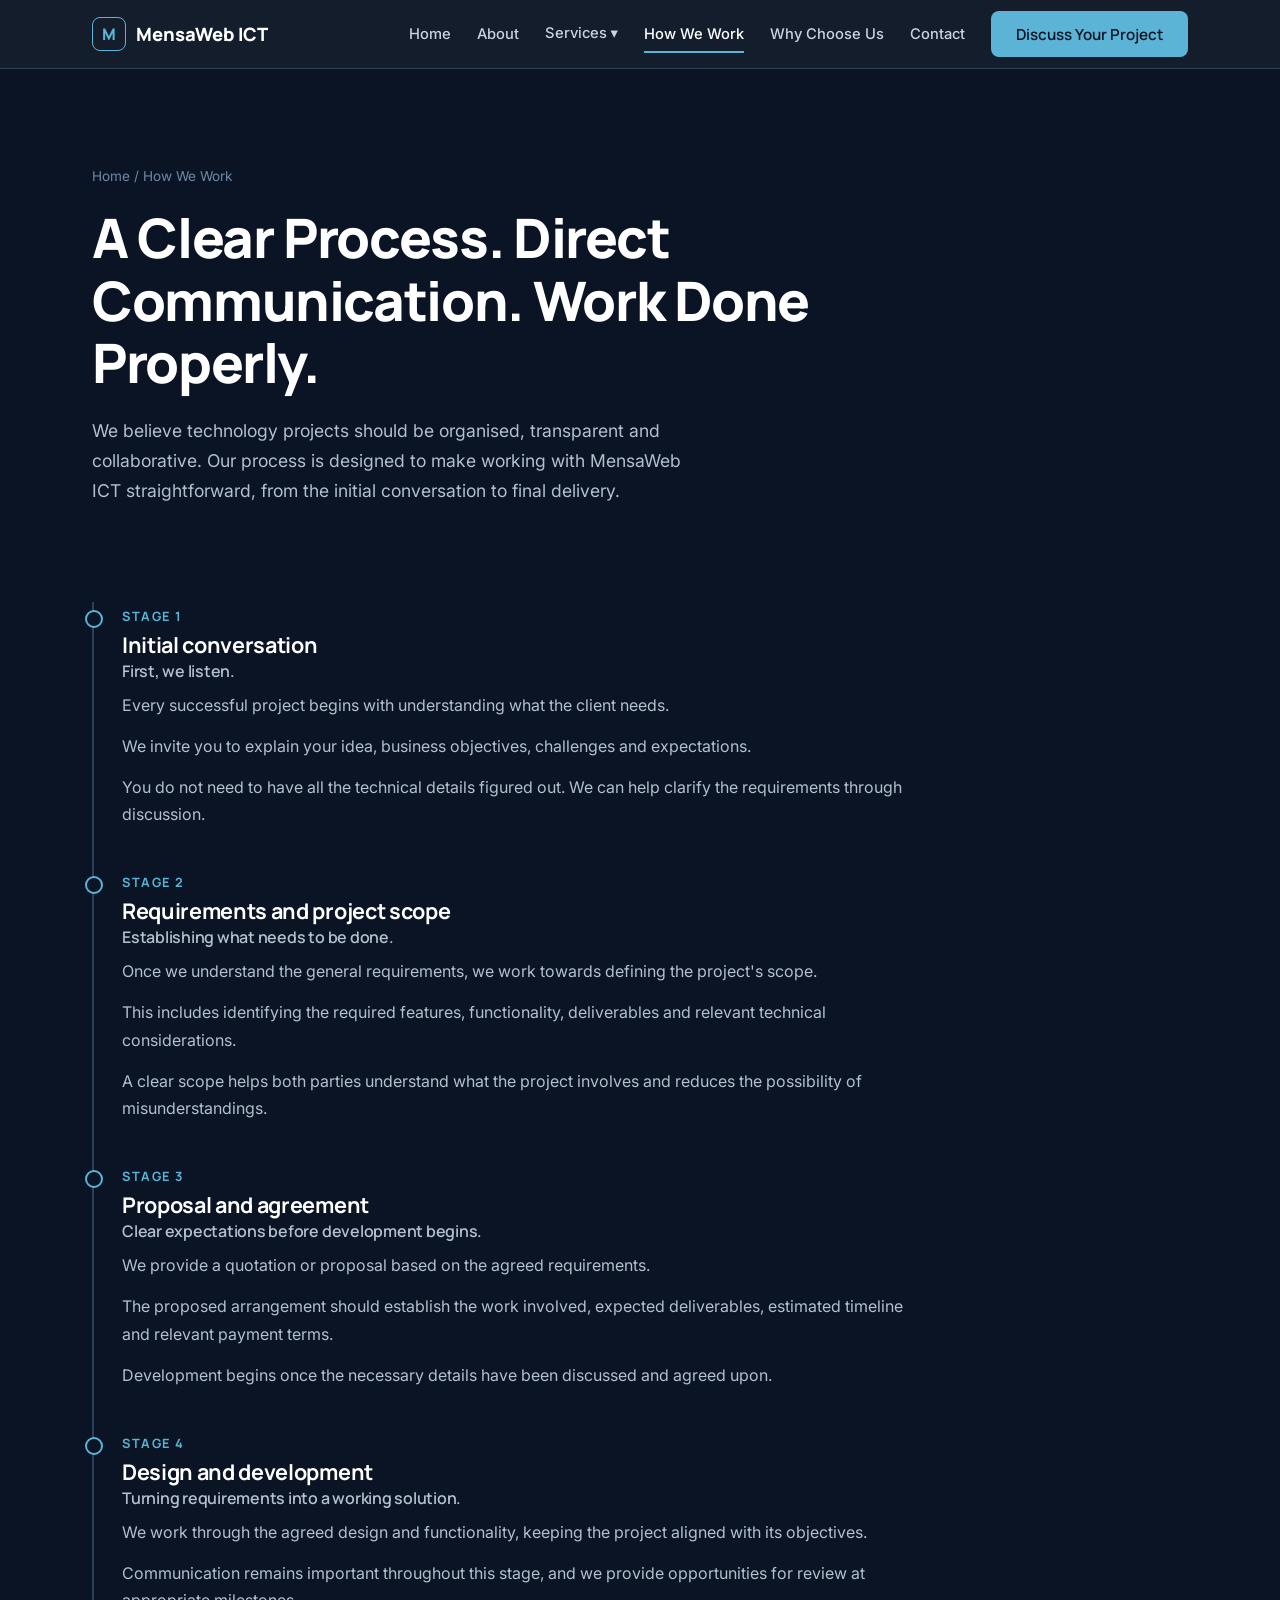
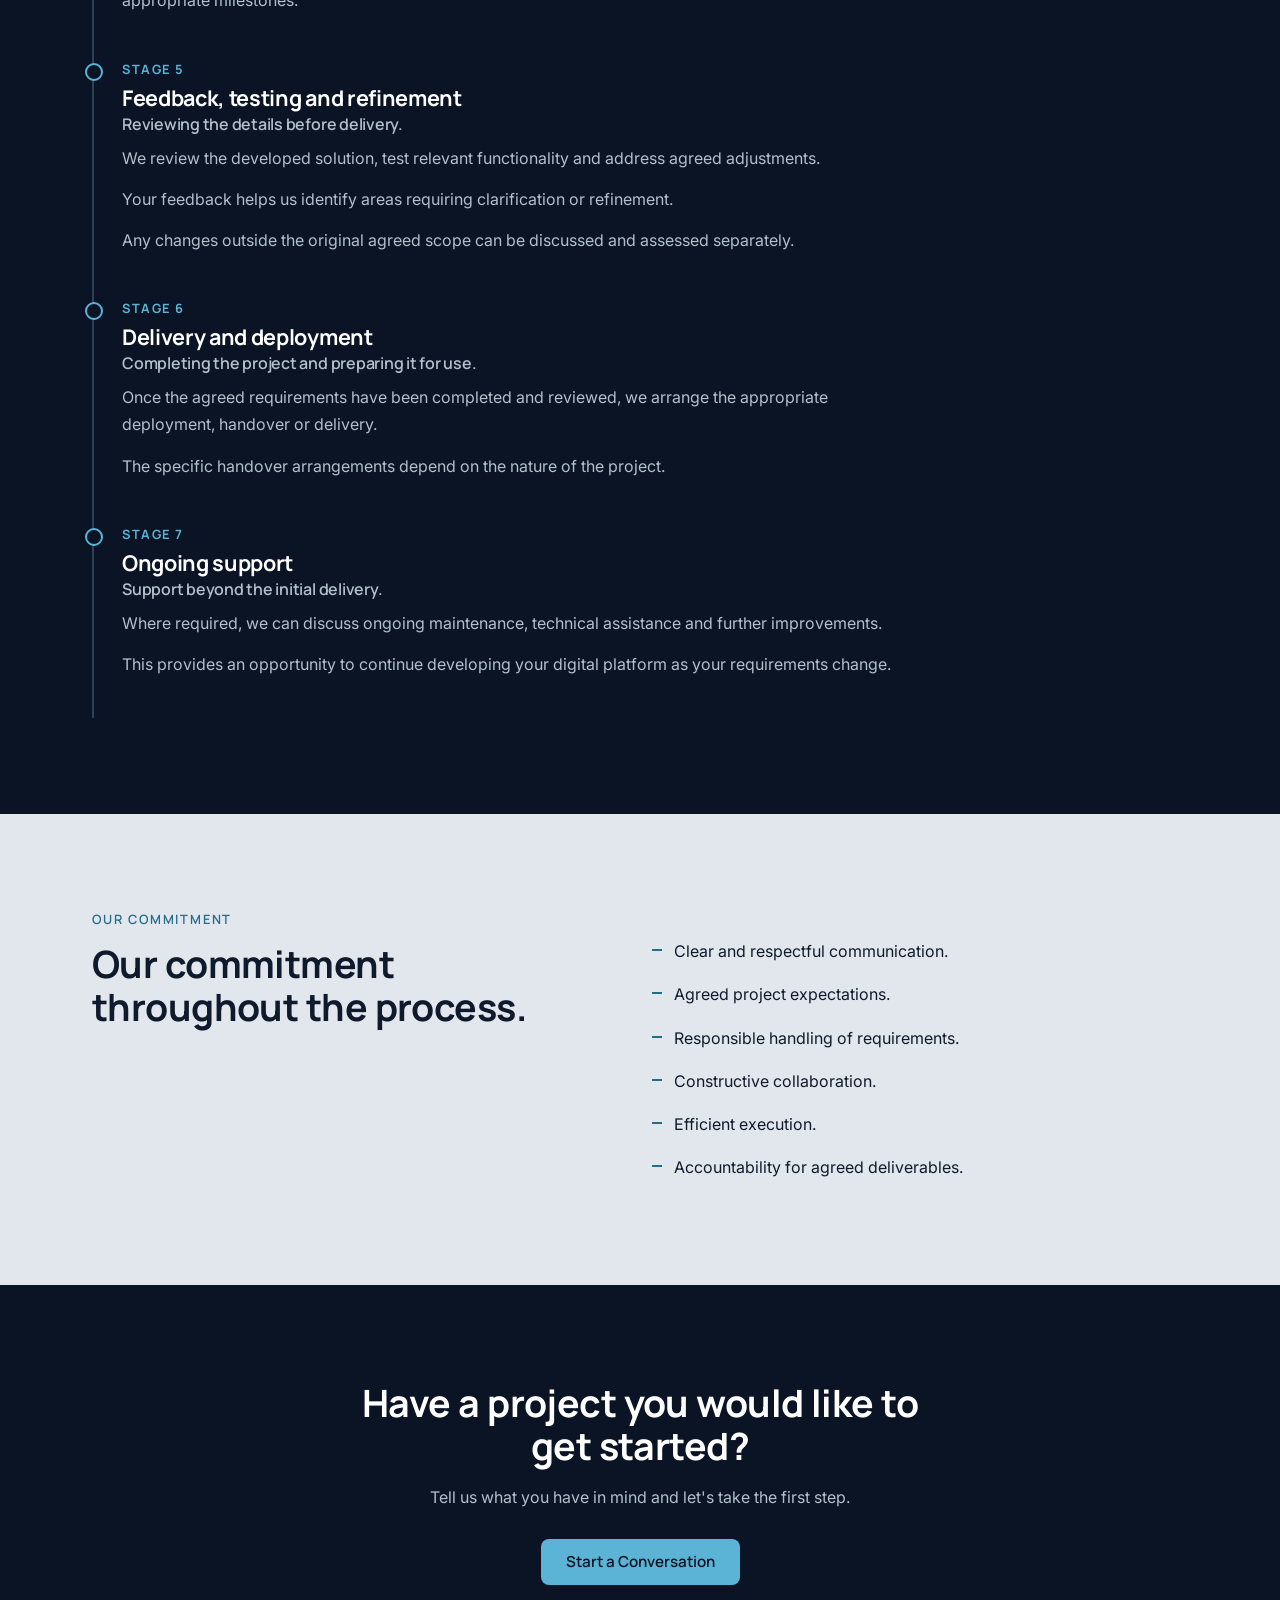
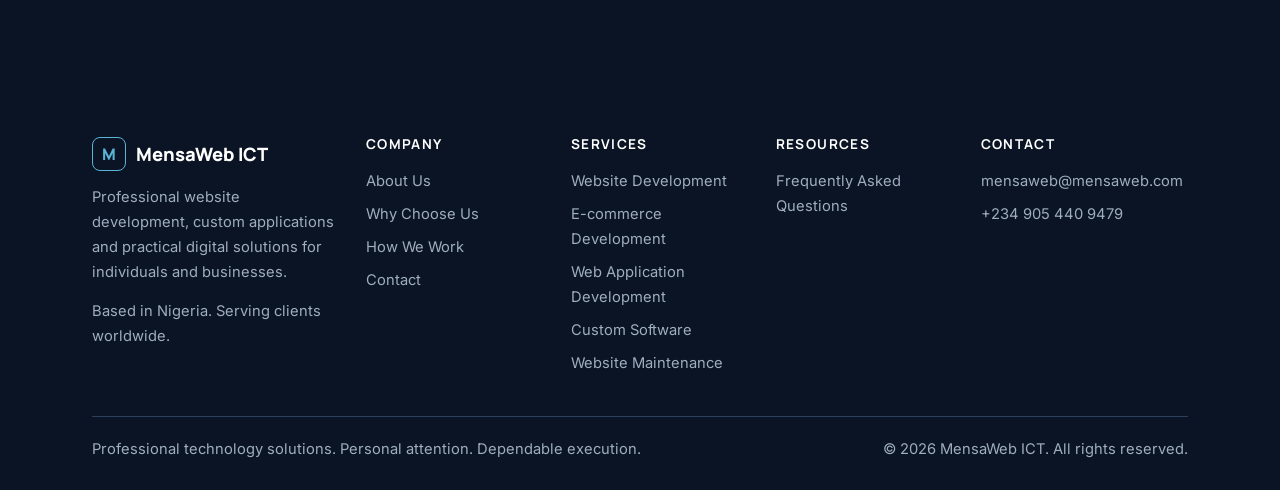
<file: how-we-work/index.html>
<!DOCTYPE html><html lang="en"><head><meta charset="UTF-8"><meta name="viewport" content="width=device-width, initial-scale=1">
<title>Our Development Process | MensaWeb ICT</title><meta name="description" content="See how MensaWeb ICT works, from the first conversation and scoping through development, testing, delivery and ongoing support."><link rel="canonical" href="https://mensaweb.com/how-we-work/">
<link rel="icon" href="../assets/favicon.svg" type="image/svg+xml"><meta property="og:type" content="website"><meta property="og:title" content="Our Development Process | MensaWeb ICT"><meta property="og:description" content="See how MensaWeb ICT works, from the first conversation and scoping through development, testing, delivery and ongoing support."><meta property="og:url" content="https://mensaweb.com/how-we-work/"><meta property="og:site_name" content="MensaWeb ICT"><meta property="og:image" content="https://mensaweb.com/assets/og-image.png"><meta property="og:image:width" content="1200"><meta property="og:image:height" content="630">
<meta name="twitter:card" content="summary_large_image"><meta name="twitter:title" content="Our Development Process | MensaWeb ICT"><meta name="twitter:description" content="See how MensaWeb ICT works, from the first conversation and scoping through development, testing, delivery and ongoing support."><meta name="twitter:image" content="https://mensaweb.com/assets/og-image.png"><meta name="theme-color" content="#0A1424">
<link rel="preconnect" href="https://fonts.googleapis.com"><link rel="preconnect" href="https://fonts.gstatic.com" crossorigin>
<link href="https://fonts.googleapis.com/css2?family=Inter:wght@400;500;600&family=Manrope:wght@600;700;800&display=swap" rel="stylesheet">
<style>:root{--mid:#0A1424;--navy:#101F35;--slate:#1A2D45;--line:#2A405B;--steel:#6F88A6;--silver:#B4BFCC;--off:#ECEFF3;--paper:#E2E7ED;--ink:#0F1B2D;--mute:#4A5B70;--acc:#5BB4D6;--accd:#236D89;--r:10px;--f:'Manrope',system-ui,sans-serif;--b:'Inter',system-ui,sans-serif}
*{margin:0;padding:0;box-sizing:border-box}html{scroll-behavior:smooth}
body{font:400 1rem/1.7 var(--b);color:var(--ink);background:var(--off);-webkit-font-smoothing:antialiased}
h1,h2,h3{font-family:var(--f);line-height:1.15;letter-spacing:-.015em}
a{color:inherit;text-decoration:none}img,svg{max-width:100%}
:focus-visible{outline:3px solid var(--acc);outline-offset:3px;border-radius:4px}
.skip{position:absolute;left:-999px;top:8px;background:#fff;color:var(--ink);padding:10px 16px;border-radius:8px;z-index:300}.skip:focus{left:8px}
.wrap{max-width:1140px;margin:0 auto;padding:0 22px}
section{padding:clamp(56px,8vw,96px) 0}
.dark{background:var(--navy);color:#DCE3EB}.deep{background:var(--mid);color:#DCE3EB}.paper{background:var(--paper)}
.dark h2,.deep h2,.dark h3,.deep h3,.dark h1,.deep h1{color:#fff}
.kick{font:600 .8rem var(--f);letter-spacing:.14em;text-transform:uppercase;color:var(--accd);margin-bottom:14px}
.dark .kick,.deep .kick{color:var(--acc)}
h2{font-size:clamp(1.65rem,3.2vw,2.35rem);font-weight:700;max-width:24ch}
h3{font-size:1.15rem;font-weight:700}
.sub{color:var(--mute);max-width:62ch;margin-top:16px}.dark .sub,.deep .sub{color:var(--silver)}
p+p{margin-top:14px}
.btn{display:inline-flex;align-items:center;justify-content:center;min-height:46px;padding:10px 24px;border-radius:8px;border:1.5px solid transparent;font:600 .95rem var(--f);cursor:pointer;transition:background .2s,border-color .2s,color .2s}
.btn-p{background:var(--acc);color:var(--mid)}.btn-p:hover{background:#7CC6E3}
.btn-o{border-color:var(--steel);color:inherit}.btn-o:hover{border-color:var(--acc);color:var(--acc)}
.light .btn-o,.paper .btn-o{border-color:var(--ink)}.actions{display:flex;gap:12px;flex-wrap:wrap;margin-top:28px}
header{position:sticky;top:0;z-index:100;background:rgba(10,20,36,.96);border-bottom:1px solid var(--line)}
nav{display:flex;align-items:center;justify-content:space-between;height:68px}
.logo{display:flex;align-items:center;gap:10px;font:800 1.15rem var(--f);color:#fff}
.mark{width:34px;height:34px;border-radius:8px;border:1.5px solid var(--acc);color:var(--acc);display:grid;place-items:center;font-size:1rem}
.links{display:flex;gap:26px;align-items:center;list-style:none}
.links>li{position:relative}
.links a:not(.btn),.dd-btn{color:#C9D3DE;font:500 .92rem var(--b);padding:8px 0;border:0;border-bottom:2px solid transparent;background:none;cursor:pointer}
.links a:not(.btn):hover,.dd-btn:hover,.links a[aria-current=page]{color:#fff;border-color:var(--acc)}
.sub-menu{display:none;position:absolute;top:100%;left:-14px;min-width:270px;background:var(--navy);border:1px solid var(--line);border-radius:var(--r);padding:8px;list-style:none;box-shadow:0 18px 40px -18px #000}
.dd.open .sub-menu,.dd:hover .sub-menu,.dd:focus-within .sub-menu{display:block}
.sub-menu a{display:block;padding:9px 12px!important;border:0!important;border-radius:6px}.sub-menu a:hover{background:var(--slate)}
.burger{display:none;width:46px;height:46px;border:0;background:none;cursor:pointer;color:#fff;font-size:1.5rem}
.hero{padding:clamp(56px,9vw,110px) 0}.hero .wrap{display:grid;grid-template-columns:1.2fr .8fr;gap:48px;align-items:center}
h1{font-size:clamp(2.1rem,4.8vw,3.4rem);font-weight:800;letter-spacing:-.025em;max-width:16ch}
.lead{font-size:1.1rem;color:var(--silver);max-width:54ch;margin-top:22px}
.tag{margin-top:26px;font:500 .9rem var(--f);color:var(--steel)}
.mock{position:relative;border:1px solid #30445C;border-radius:16px;background:linear-gradient(145deg,#13243A,#0A1424 72%);overflow:hidden;box-shadow:0 28px 70px -38px #000;min-height:330px}
.mock::before{content:"";position:absolute;width:230px;height:230px;border-radius:50%;right:-95px;top:42px;background:rgba(91,180,214,.10);filter:blur(2px)}
.mock-top{height:44px;display:flex;align-items:center;gap:12px;padding:0 16px;border-bottom:1px solid var(--line);position:relative}
.mock-dots{display:flex;gap:5px}.mock-dots i{width:6px;height:6px;border-radius:50%;background:#526A83}
.mock-url{font-size:.65rem;color:#91A5BA;background:#0A1424;border:1px solid #30445C;border-radius:5px;padding:4px 12px;flex:1;max-width:145px;text-align:center}
.mock-label{font:600 .55rem var(--f);letter-spacing:.12em;color:#7F9AB4;margin-left:auto}
.mock-body{position:relative;display:grid;grid-template-columns:.92fr 1.08fr;gap:12px;align-items:center;padding:32px 24px 28px}
.mock-copy{display:flex;flex-direction:column;align-items:flex-start;gap:12px}
.mock-eyebrow{font:700 .55rem var(--f);letter-spacing:.12em;color:var(--acc)}
.mock-copy>b{font:800 clamp(1rem,1.6vw,1.35rem)/1.16 var(--f);color:#F5F8FC;max-width:13ch}
.mock-copy>i{height:5px;width:88%;border-radius:5px;background:#30445C}
.mock-copy>i+ i{width:66%}
.mock-copy em{font:600 .6rem var(--f);font-style:normal;color:#0A1424;background:var(--acc);padding:8px 11px;border-radius:5px;margin-top:4px}
.mock-copy em span{padding-left:8px}
.mock-art{position:relative;padding:16px 0 12px 6px}
.art-panel{background:#E8EDF2;border-radius:8px;padding:10px;box-shadow:0 16px 35px -20px #000}
.art-nav{display:flex;align-items:center;gap:8px;border-bottom:1px solid #D0D8E1;padding-bottom:9px}
.art-nav b{width:30px;height:6px;background:#20344C;border-radius:4px;margin-right:auto}
.art-nav span{width:18px;height:4px;background:#A5B3C2;border-radius:4px}
.art-content{padding:13px 3px 4px}
.art-lines{display:grid;gap:5px;margin-bottom:12px}.art-lines i{height:5px;width:82%;background:#A5B3C2;border-radius:4px}.art-lines i:first-child{height:9px;width:64%;background:#20344C}.art-lines i:last-child{width:48%}
.art-blocks{display:grid;grid-template-columns:repeat(3,1fr);gap:6px}.art-blocks b{height:45px;border-radius:4px;background:linear-gradient(145deg,#B9CBD7,#D6E0E8)}
.art-blocks b:nth-child(2){background:linear-gradient(145deg,#8FB6C8,#C7D8E1)}
.mock-note{position:absolute;right:-4px;bottom:-4px;background:#1A2D45;border:1px solid #405B76;border-radius:7px;padding:9px 12px;display:flex;align-items:center;gap:8px;box-shadow:0 12px 25px -15px #000}
.mock-note span{font:700 .65rem var(--f);color:var(--acc)}.mock-note b{font:600 .65rem var(--f);color:#E8EDF2}
.cap{font-size:.7rem;color:#91A5BA;padding:0 22px 14px;position:relative}

.split{display:grid;grid-template-columns:1fr 1.1fr;gap:clamp(28px,6vw,72px);align-items:start}
.rows{list-style:none;border-top:1px solid var(--line)}
.rows li{display:grid;grid-template-columns:minmax(0,.9fr) minmax(0,1.4fr);gap:24px;padding:22px 0;border-bottom:1px solid var(--line)}
.rows a{color:var(--acc);font-weight:600;font-size:.9rem;display:inline-block;margin-top:8px}
.light .rows,.light .rows li{border-color:#C3CCD7}
.three{display:grid;grid-template-columns:repeat(3,1fr);gap:36px;margin-top:40px}
.three>div{border-top:2px solid var(--accd);padding-top:18px}.three p{color:var(--mute);margin-top:8px}
.dark .three p{color:var(--silver)}
.bullets{list-style:none;margin-top:20px}.bullets li{padding:8px 0 8px 22px;position:relative}.bullets li::before{content:"";position:absolute;left:0;top:19px;width:10px;height:2px;background:var(--accd)}
.steps{list-style:none;display:grid;grid-template-columns:repeat(5,1fr);gap:20px;margin-top:44px;counter-reset:s;position:relative}
.steps li{counter-increment:s;border-top:2px solid var(--line);padding-top:16px}
.steps li::before{content:"0" counter(s);font:700 .85rem var(--f);color:var(--acc);display:block;margin-bottom:6px}
.steps p{color:var(--silver);font-size:.94rem;margin-top:6px}
.cta{text-align:center}.cta h2{margin:0 auto}.cta .sub{margin:16px auto 0}.cta .actions{justify-content:center}
footer{background:var(--mid);color:#9FADBD;padding:56px 0 28px;font-size:.92rem}
.fgrid{display:grid;grid-template-columns:1.4fr 1fr 1fr 1fr 1.2fr;gap:32px}
footer .fh{font-weight:700;max-width:none;color:#fff;font-size:.85rem;letter-spacing:.1em;text-transform:uppercase;margin-bottom:12px}
footer ul{list-style:none}footer li{padding:4px 0}footer a:hover{color:var(--acc)}
.fbot{border-top:1px solid var(--line);margin-top:36px;padding-top:20px;display:flex;justify-content:space-between;gap:12px;flex-wrap:wrap}
form{display:grid;gap:18px}.row{display:grid;grid-template-columns:1fr 1fr;gap:18px}
label{display:block;font:600 .88rem var(--f);margin-bottom:6px}
input,select,textarea{width:100%;min-height:46px;padding:10px 12px;border:1.5px solid #9AA9BA;border-radius:8px;background:#F6F8FA;font:inherit;color:var(--ink)}
textarea{min-height:150px;resize:vertical}[aria-invalid=true]{border-color:#B42318}
.err{color:#B42318;font-size:.85rem;min-height:1.1em;margin-top:4px}
.hp{position:absolute;left:-9999px}
#status{padding:0;font-weight:500}#status.ok{padding:14px;border-radius:8px;background:#DCEBF2}#status.bad{padding:14px;border-radius:8px;background:#FBE4E1;color:#7A1A12}
.fine{font-size:.85rem;color:var(--mute)}
@media(max-width:900px){.hero .wrap,.split,.three,.fgrid,.row{grid-template-columns:1fr}.steps{grid-template-columns:1fr 1fr}.rows li{grid-template-columns:1fr;gap:6px}
.burger{display:block}.links{display:none;position:absolute;top:68px;left:0;right:0;flex-direction:column;align-items:stretch;gap:0;background:var(--navy);padding:12px 22px 22px;border-bottom:1px solid var(--line)}
.links.open{display:flex}.links>li{border-bottom:1px solid var(--line)}.links a:not(.btn),.dd-btn{display:block;width:100%;text-align:left;padding:14px 0}
 .sub-menu{display:none;position:static;border:0;box-shadow:none;padding:0 0 8px 12px;min-width:0}
.dd:hover:not(.open) .sub-menu{display:none}.dd.open .sub-menu{display:block}.dd:focus-within:not(.open) .sub-menu{display:none}.links .btn{margin-top:14px}}
@media(max-width:520px){.steps{grid-template-columns:1fr}.mock-body{grid-template-columns:1fr;gap:20px;padding:25px 20px 22px}.mock-copy>b{max-width:18ch;font-size:1.25rem}.mock-art{max-width:280px;width:90%;margin:0 auto}.mock{min-height:0}.mock-label{font-size:.48rem}}
@media(prefers-reduced-motion:reduce){*{transition:none!important;scroll-behavior:auto!important}}
.benefit{margin-top:20px;padding-left:14px;border-left:2px solid var(--acc);color:var(--silver)}.light .benefit{color:var(--mute);border-color:var(--accd)}
.rev>:first-child{order:2}
.tl{list-style:none;margin-top:0;border-left:2px solid var(--line);padding-left:28px;max-width:820px}
.tl>li{position:relative;padding-bottom:40px}.tl>li::before{content:"";position:absolute;left:-37px;top:8px;width:14px;height:14px;border-radius:50%;background:var(--mid);border:2px solid var(--acc)}
.tl .n{font:700 .8rem var(--f);letter-spacing:.12em;text-transform:uppercase;color:var(--acc)}.tl .st{max-width:none;font-size:1.35rem;margin:4px 0 2px}.tl .tg{font:600 1rem var(--f);color:var(--silver);margin-bottom:10px}.tl p{color:var(--silver)}
.faq{max-width:820px;margin-top:28px;border-top:1px solid #C3CCD7}
.faq details{border-bottom:1px solid #C3CCD7}.faq summary{cursor:pointer;list-style:none;padding:18px 36px 18px 0;font:700 1.05rem var(--f);position:relative;min-height:56px}
.faq summary::-webkit-details-marker{display:none}.faq summary::after{content:"+";position:absolute;right:4px;top:14px;font-size:1.5rem;color:var(--accd)}
.faq details[open] summary::after{content:"\2212"}.faq .a{padding:0 0 20px;color:var(--mute);max-width:68ch}
.crumbs{font-size:.85rem;color:var(--steel);margin-bottom:18px}.crumbs a:hover{color:var(--acc)}
@media(max-width:900px){.rev>:first-child{order:0}}
.trust{background:var(--navy);border-top:1px solid var(--line);border-bottom:1px solid var(--line);padding:24px 0}
.trust ul{list-style:none;display:grid;grid-template-columns:repeat(4,1fr);gap:24px}
.trust li{font:600 .9rem/1.4 var(--f);color:#E8EDF2;padding-left:14px;border-left:2px solid var(--acc)}
.trust li span{display:block;font:400 .8rem var(--b);color:var(--silver);margin-top:2px}
.cards{display:grid;grid-template-columns:repeat(3,1fr);gap:20px;margin-top:36px}
.card{background:#F3F5F8;border:1px solid #C3CCD7;border-radius:12px;padding:26px;display:flex;flex-direction:column;gap:10px;transition:border-color .2s,transform .2s}
.card:hover{border-color:var(--accd);transform:translateY(-2px)}
.card .ico{width:40px;height:40px;color:var(--accd);margin-bottom:4px}
.card .prob{font:600 .82rem/1.45 var(--b);color:var(--ink)}.card p+p{margin-top:0;color:var(--mute);font-size:.95rem}
.card a{margin-top:auto;padding-top:8px;font:600 .92rem var(--f);color:var(--accd)}.card a:hover{text-decoration:underline}
.card.tile{background:var(--navy);border-color:var(--navy);justify-content:center}.card.tile h3{color:#fff}.card.tile p{color:var(--silver)}.card.tile a{color:var(--acc)}
.sr{position:absolute;width:1px;height:1px;overflow:hidden;clip:rect(0 0 0 0);white-space:nowrap}
@media(max-width:900px){.trust ul{grid-template-columns:1fr 1fr}.cards{grid-template-columns:1fr 1fr}}
@media(max-width:560px){.trust ul,.cards{grid-template-columns:1fr}}
</style><script type="application/ld+json">[{"@context": "https://schema.org", "@type": "Organization", "name": "MensaWeb ICT", "url": "https://mensaweb.com/", "email": "mensaweb@mensaweb.com", "areaServed": "Worldwide", "address": {"@type": "PostalAddress", "addressCountry": "NG"}}, {"@context": "https://schema.org", "@type": "BreadcrumbList", "itemListElement": [{"@type": "ListItem", "position": 1, "name": "Home", "item": "https://mensaweb.com/"}, {"@type": "ListItem", "position": 2, "name": "How We Work", "item": "https://mensaweb.com/how-we-work/"}]}]</script></head>
<body><a class="skip" href="#main">Skip to content</a><header><div class="wrap"><nav aria-label="Main"><a href="../index.html" class="logo" aria-label="MensaWeb ICT home"><span class="mark" aria-hidden="true">M</span>MensaWeb ICT</a><button class="burger" id="burger" aria-expanded="false" aria-controls="links" aria-label="Menu">&#9776;</button><ul class="links" id="links"><li><a href="../index.html">Home</a></li><li><a href="../about/index.html">About</a></li><li class="dd"><button class="dd-btn" aria-expanded="false" aria-haspopup="true" aria-controls="services-submenu">Services &#9662;</button><ul class="sub-menu" id="services-submenu"><li><a href="../services/index.html">All Services</a></li><li><a href="../services/website-design-development/index.html">Website Design & Development</a></li><li><a href="../services/ecommerce-development/index.html">E-commerce Development</a></li><li><a href="../services/web-application-development/index.html">Web Application Development</a></li><li><a href="../services/custom-software-development/index.html">Custom Software Solutions</a></li><li><a href="../services/website-maintenance-support/index.html">Website Maintenance & Support</a></li></ul></li><li><a href="../how-we-work/index.html" aria-current="page">How We Work</a></li><li><a href="../why-choose-us/index.html">Why Choose Us</a></li><li><a href="../contact/index.html">Contact</a></li><li><a href="../contact/index.html" class="btn btn-p">Discuss Your Project</a></li></ul></nav></div></header><main id="main"><section class="deep" style="padding-bottom:56px"><div class="wrap"><p class="crumbs"><a href="../index.html">Home</a> / How We Work</p><h1 style="max-width:20ch">A Clear Process. Direct Communication. Work Done Properly.</h1><p class="lead">We believe technology projects should be organised, transparent and collaborative. Our process is designed to make working with MensaWeb ICT straightforward, from the initial conversation to final delivery.</p></div></section><section class="deep" style="padding-top:40px"><div class="wrap"><ol class="tl"><li><span class="n">Stage 1</span><h2 class="st">Initial conversation</h2><h3 class="tg">First, we listen.</h3><p>Every successful project begins with understanding what the client needs.</p><p>We invite you to explain your idea, business objectives, challenges and expectations.</p><p>You do not need to have all the technical details figured out. We can help clarify the requirements through discussion.</p></li><li><span class="n">Stage 2</span><h2 class="st">Requirements and project scope</h2><h3 class="tg">Establishing what needs to be done.</h3><p>Once we understand the general requirements, we work towards defining the project's scope.</p><p>This includes identifying the required features, functionality, deliverables and relevant technical considerations.</p><p>A clear scope helps both parties understand what the project involves and reduces the possibility of misunderstandings.</p></li><li><span class="n">Stage 3</span><h2 class="st">Proposal and agreement</h2><h3 class="tg">Clear expectations before development begins.</h3><p>We provide a quotation or proposal based on the agreed requirements.</p><p>The proposed arrangement should establish the work involved, expected deliverables, estimated timeline and relevant payment terms.</p><p>Development begins once the necessary details have been discussed and agreed upon.</p></li><li><span class="n">Stage 4</span><h2 class="st">Design and development</h2><h3 class="tg">Turning requirements into a working solution.</h3><p>We work through the agreed design and functionality, keeping the project aligned with its objectives.</p><p>Communication remains important throughout this stage, and we provide opportunities for review at appropriate milestones.</p></li><li><span class="n">Stage 5</span><h2 class="st">Feedback, testing and refinement</h2><h3 class="tg">Reviewing the details before delivery.</h3><p>We review the developed solution, test relevant functionality and address agreed adjustments.</p><p>Your feedback helps us identify areas requiring clarification or refinement.</p><p>Any changes outside the original agreed scope can be discussed and assessed separately.</p></li><li><span class="n">Stage 6</span><h2 class="st">Delivery and deployment</h2><h3 class="tg">Completing the project and preparing it for use.</h3><p>Once the agreed requirements have been completed and reviewed, we arrange the appropriate deployment, handover or delivery.</p><p>The specific handover arrangements depend on the nature of the project.</p></li><li><span class="n">Stage 7</span><h2 class="st">Ongoing support</h2><h3 class="tg">Support beyond the initial delivery.</h3><p>Where required, we can discuss ongoing maintenance, technical assistance and further improvements.</p><p>This provides an opportunity to continue developing your digital platform as your requirements change.</p></li></ol></div></section><section class="paper light"><div class="wrap split"><div><p class="kick">Our commitment</p><h2>Our commitment throughout the process.</h2></div><div><ul class="bullets"><li>Clear and respectful communication.</li><li>Agreed project expectations.</li><li>Responsible handling of requirements.</li><li>Constructive collaboration.</li><li>Efficient execution.</li><li>Accountability for agreed deliverables.</li></ul></div></div></section><section class="deep cta"><div class="wrap"><h2>Have a project you would like to get started?</h2><p class="sub">Tell us what you have in mind and let's take the first step.</p><div class="actions"><a class="btn btn-p" href="../contact/index.html">Start a Conversation</a></div></div></section></main><footer><div class="wrap"><div class="fgrid">
<div><a href="../index.html" class="logo"><span class="mark" aria-hidden="true">M</span>MensaWeb ICT</a><p style="margin-top:14px">Professional website development, custom applications and practical digital solutions for individuals and businesses.</p><p>Based in Nigeria. Serving clients worldwide.</p></div>
<div><h2 class="fh">Company</h2><ul><li><a href="../about/index.html">About Us</a></li><li><a href="../why-choose-us/index.html">Why Choose Us</a></li><li><a href="../how-we-work/index.html">How We Work</a></li><li><a href="../contact/index.html">Contact</a></li></ul></div>
<div><h2 class="fh">Services</h2><ul><li><a href="../services/website-design-development/index.html">Website Development</a></li><li><a href="../services/ecommerce-development/index.html">E-commerce Development</a></li><li><a href="../services/web-application-development/index.html">Web Application Development</a></li><li><a href="../services/custom-software-development/index.html">Custom Software</a></li><li><a href="../services/website-maintenance-support/index.html">Website Maintenance</a></li></ul></div>
<div><h2 class="fh">Resources</h2><ul><li><a href="../faq/index.html">Frequently Asked Questions</a></li></ul></div>
<div><h2 class="fh">Contact</h2><ul><li><a href="mailto:mensaweb@mensaweb.com">mensaweb@mensaweb.com</a></li><li><a href="tel:+2349054409479">+234 905 440 9479</a></li></ul></div></div>
<div class="fbot"><span>Professional technology solutions. Personal attention. Dependable execution.</span><span>&copy; 2026 MensaWeb ICT. All rights reserved.</span></div></div></footer><script>(()=>{const $=s=>document.querySelector(s);
const b=$('#burger'),l=$('#links');
if(b){b.onclick=()=>{const o=l.classList.toggle('open');b.setAttribute('aria-expanded',o)}}
const dd=$('.dd-btn');
if(dd){dd.onclick=()=>{const p=dd.parentElement,o=p.classList.toggle('open');dd.setAttribute('aria-expanded',o)}}
document.addEventListener('keydown',e=>{if(e.key==='Escape'){l&&l.classList.remove('open');b&&b.setAttribute('aria-expanded','false');const p=$('.dd.open');if(p){p.classList.remove('open');dd.setAttribute('aria-expanded','false');dd.focus()}}});
const f=$('#form');if(!f)return;
const CONFIG={email:'mensaweb@mensaweb.com',endpoint:'https://formbold.com/s/3qXr1'}; // Formbold form endpoint (form ID is public by design)
const st=$('#status'),v=n=>f.elements[n].value.trim();
const bad=(n,m)=>{$('#e-'+n).textContent=m;f.elements[n].setAttribute('aria-invalid',!!m);return !m};
const check=()=>{const a=bad('name',v('name').length<2?'Please enter your full name.':''),
c=bad('email',/^[^\s@]+@[^\s@]+\.[^\s@]+$/.test(v('email'))?'':'Please enter a valid email address.'),
d=bad('message',v('message').length<10?'Please describe your project (at least 10 characters).':'');
if(!(a&&c&&d))f.querySelector('[aria-invalid=true]').focus();return a&&c&&d};
['name','email','message'].forEach(n=>f.elements[n].addEventListener('input',()=>{if(f.elements[n].getAttribute('aria-invalid')==='true')check()}));
f.onsubmit=async e=>{e.preventDefault();if(f.elements.website.value)return;if(!check())return;
const data={name:v('name'),email:v('email'),phone:v('phone'),organisation:v('org'),service:v('service'),budget:v('budget'),message:v('message')};
if(CONFIG.endpoint){const btn=$('#send');btn.disabled=true;
try{const r=await fetch(CONFIG.endpoint,{method:'POST',headers:{'Content-Type':'application/json',Accept:'application/json'},body:JSON.stringify(data)});if(!r.ok)throw 0;
st.className='ok';st.textContent='Thank you. Your enquiry has been sent.';f.reset()}catch{st.className='bad';st.textContent='Sending failed. Please try again or email '+CONFIG.email+'.'}btn.disabled=false}
else{const body=Object.entries(data).map(([k,x])=>k+': '+(x||'n/a')).join('\n');
st.className='ok';st.innerHTML='Your enquiry is ready. This site has no form service connected yet, so it will be sent from your own email app: <a class="btn btn-p" style="margin-top:10px" href="mailto:'+CONFIG.email+'?subject='+encodeURIComponent('Project enquiry: '+data.service)+'&body='+encodeURIComponent(body)+'">Open email to send</a>'}
st.setAttribute('tabindex','-1');st.focus()}})();
</script></body></html>
</file>
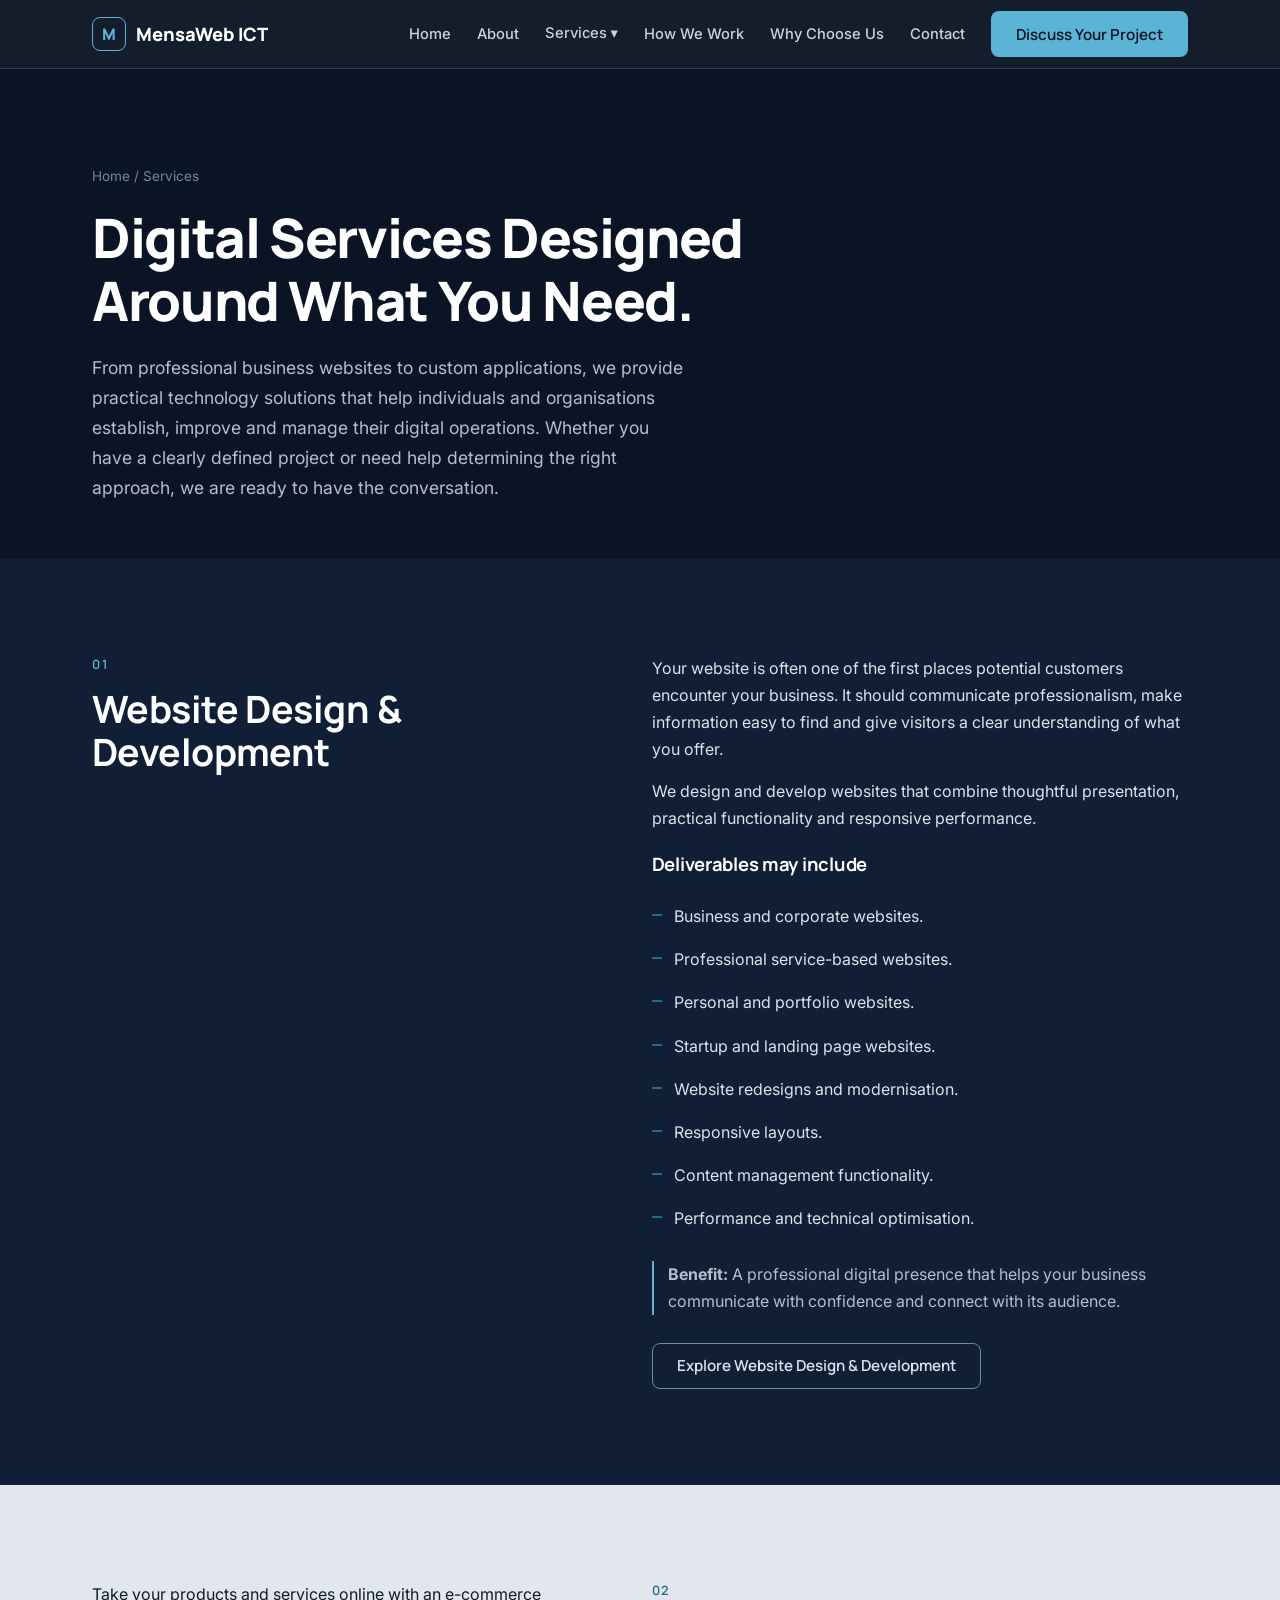
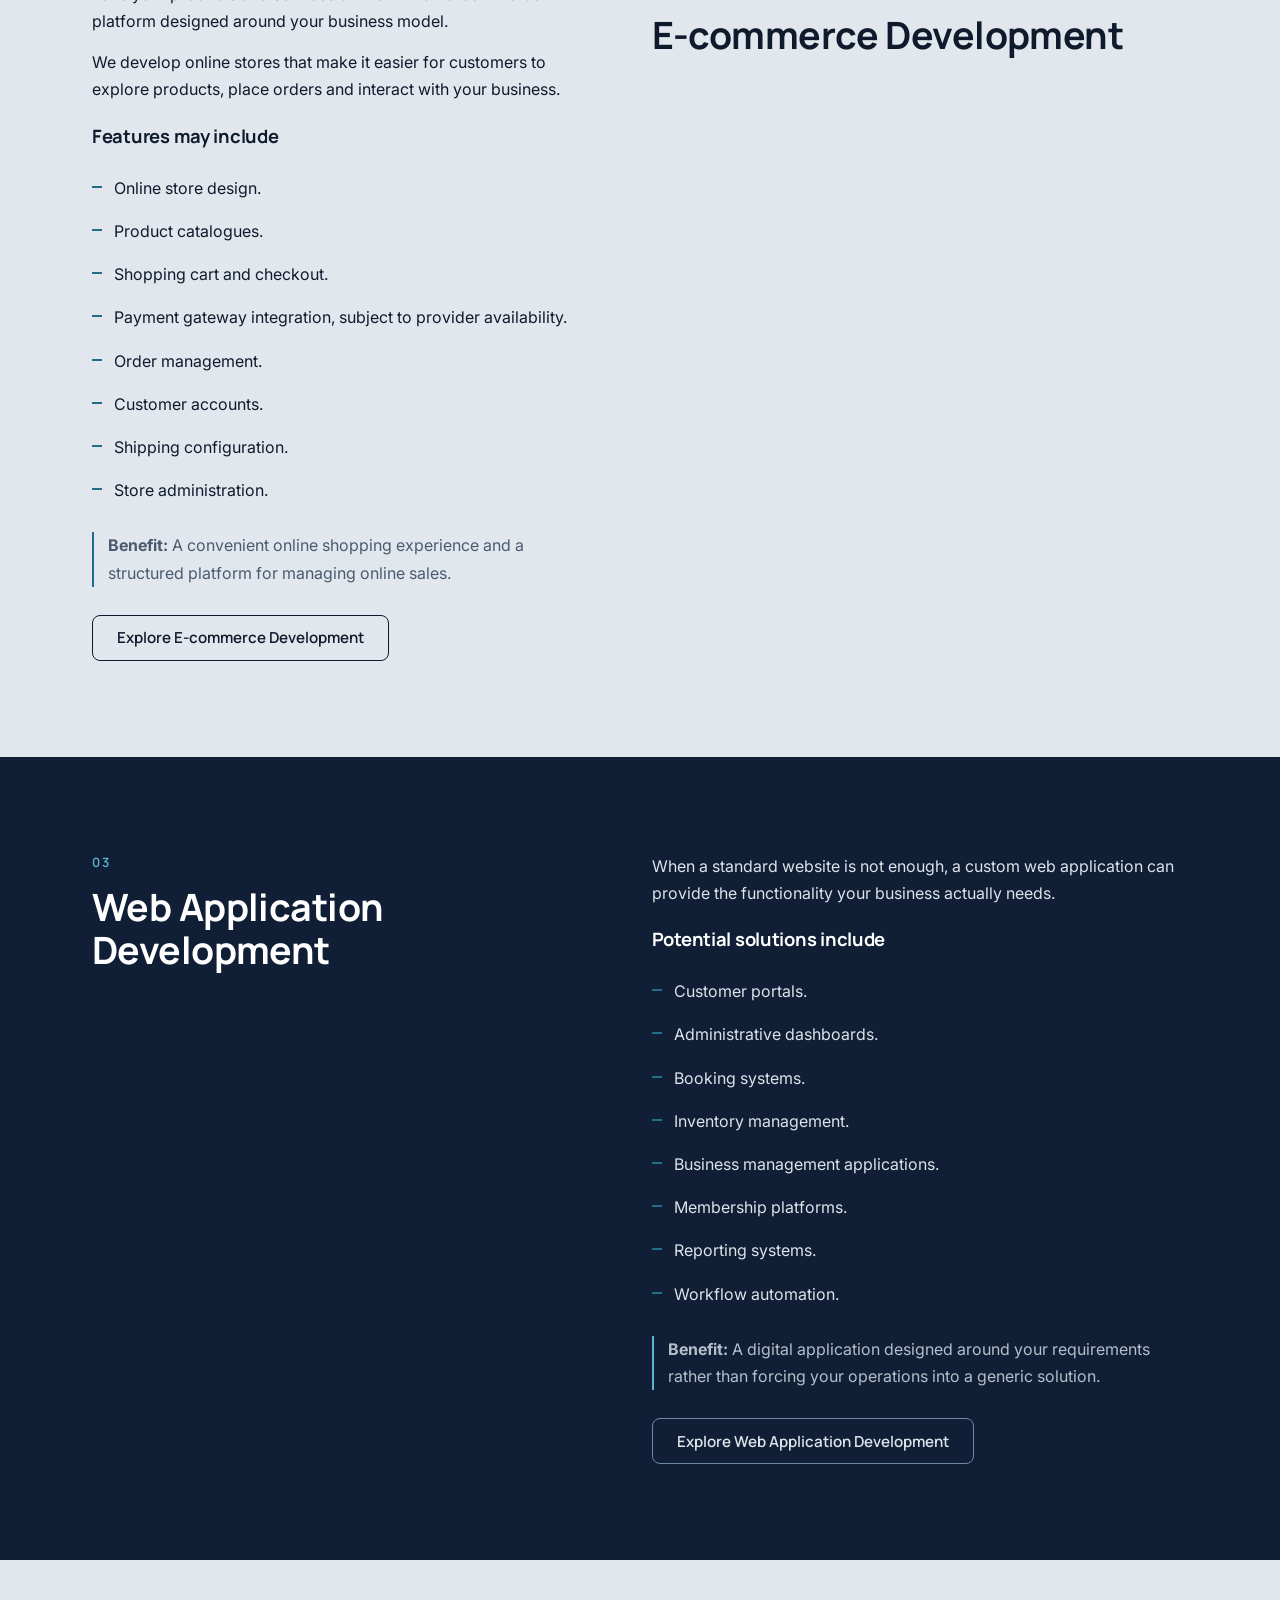
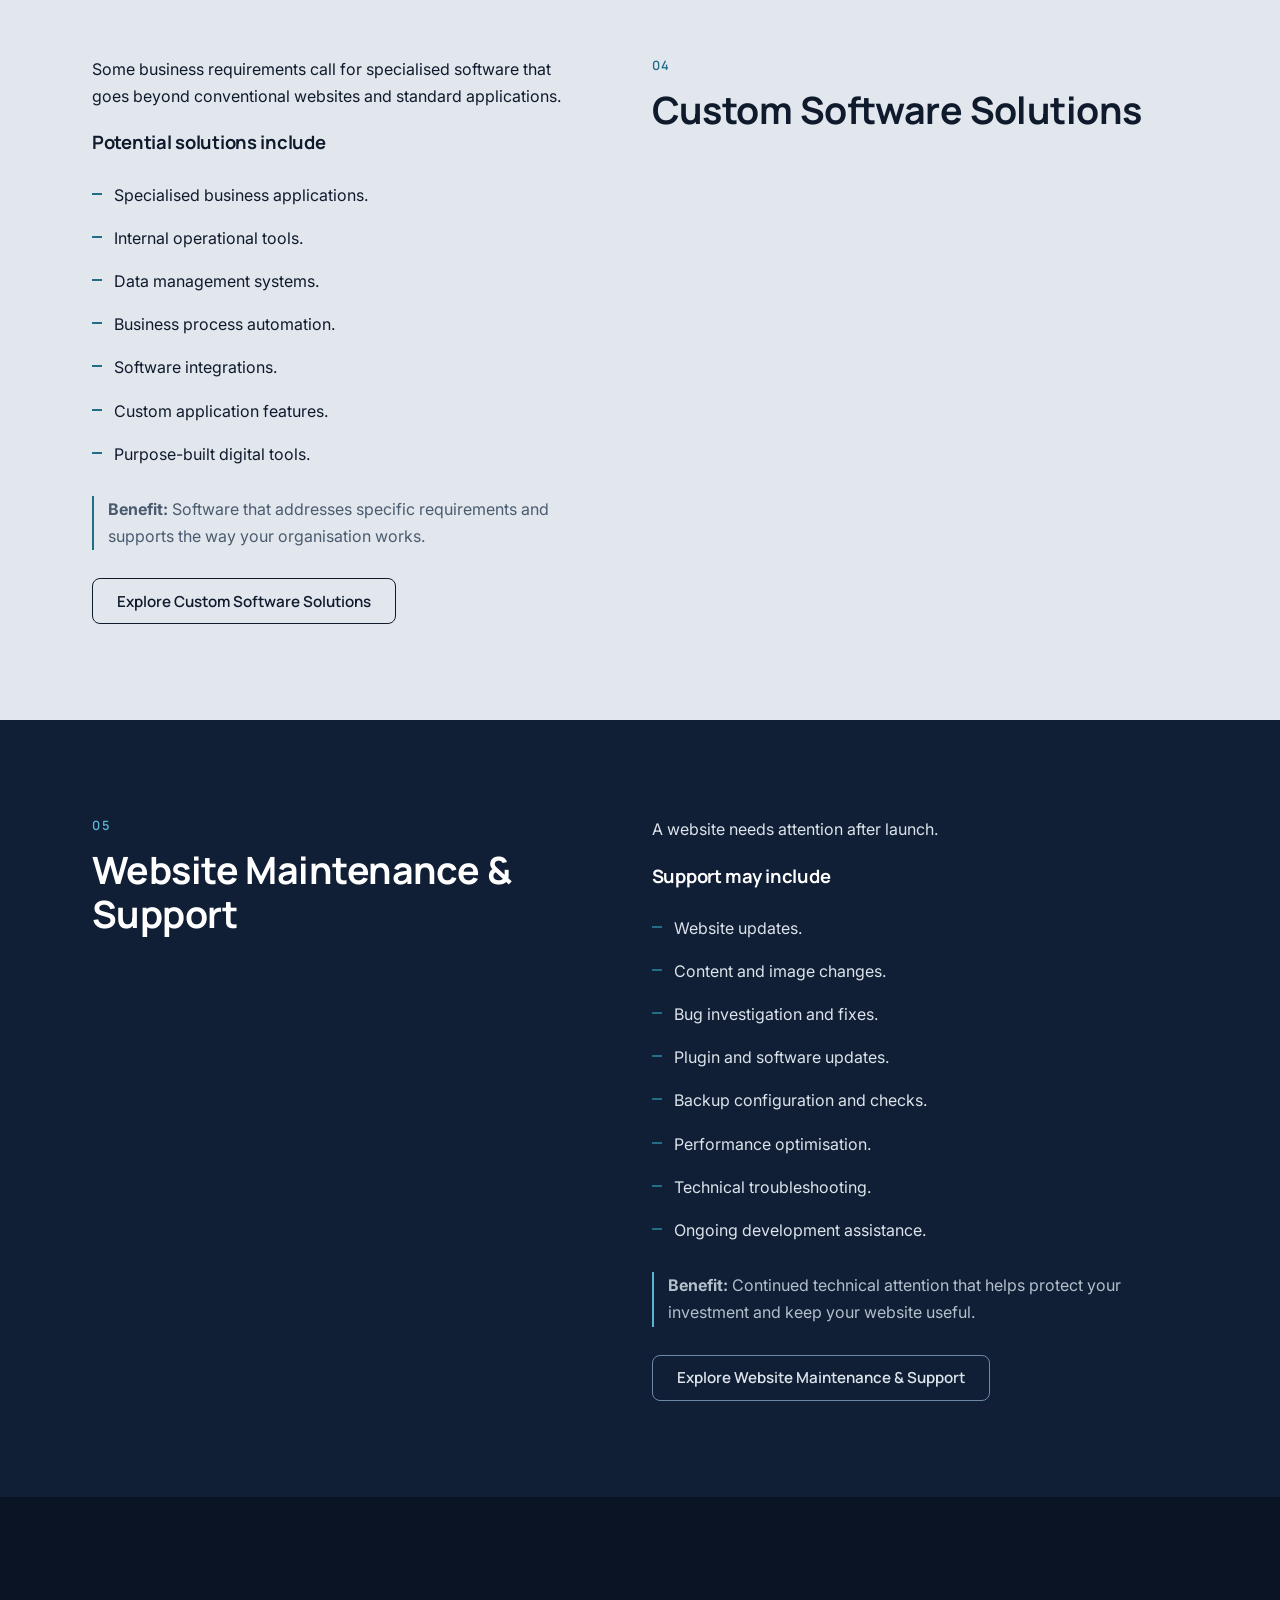
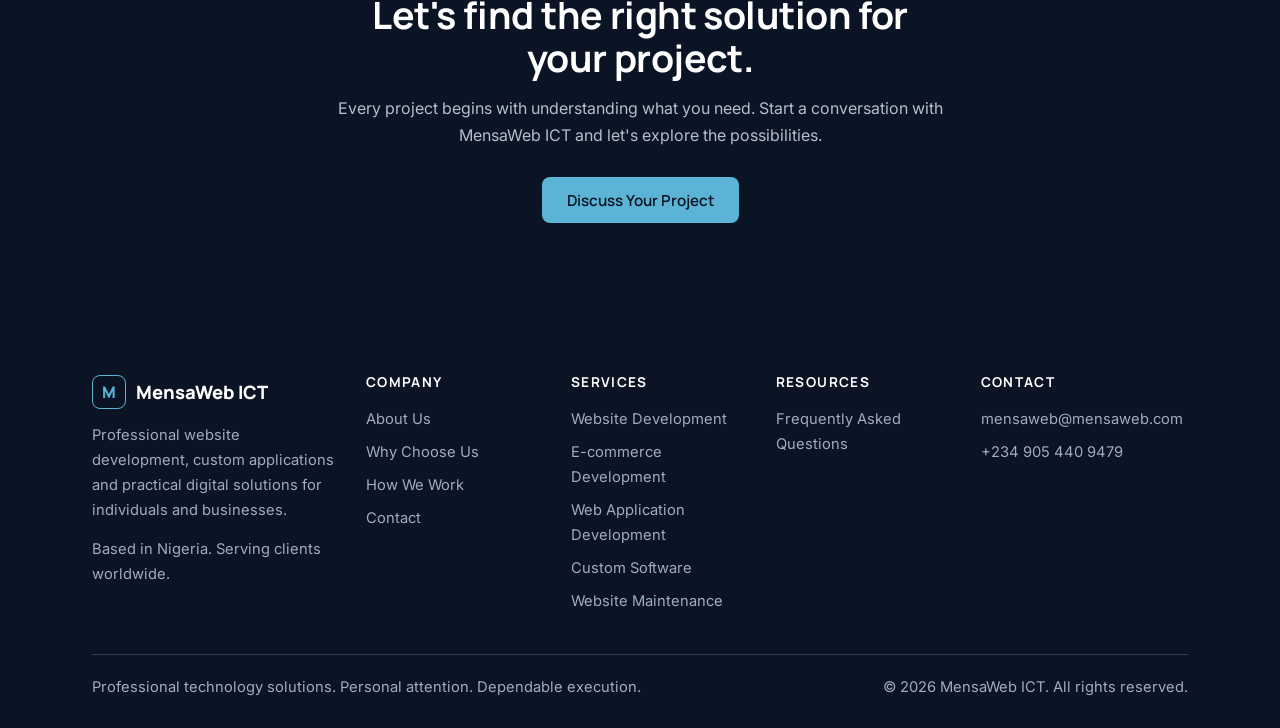
<file: services/index.html>
<!DOCTYPE html><html lang="en"><head><meta charset="UTF-8"><meta name="viewport" content="width=device-width, initial-scale=1">
<title>Our Services | Website, E-commerce & Software Development</title><meta name="description" content="Website design, e-commerce, web applications, custom software and website maintenance from MensaWeb ICT, built around what your business needs."><link rel="canonical" href="https://mensaweb.com/services/">
<link rel="icon" href="../assets/favicon.svg" type="image/svg+xml"><meta property="og:type" content="website"><meta property="og:title" content="Our Services | Website, E-commerce & Software Development"><meta property="og:description" content="Website design, e-commerce, web applications, custom software and website maintenance from MensaWeb ICT, built around what your business needs."><meta property="og:url" content="https://mensaweb.com/services/"><meta property="og:site_name" content="MensaWeb ICT"><meta property="og:image" content="https://mensaweb.com/assets/og-image.png"><meta property="og:image:width" content="1200"><meta property="og:image:height" content="630">
<meta name="twitter:card" content="summary_large_image"><meta name="twitter:title" content="Our Services | Website, E-commerce & Software Development"><meta name="twitter:description" content="Website design, e-commerce, web applications, custom software and website maintenance from MensaWeb ICT, built around what your business needs."><meta name="twitter:image" content="https://mensaweb.com/assets/og-image.png"><meta name="theme-color" content="#0A1424">
<link rel="preconnect" href="https://fonts.googleapis.com"><link rel="preconnect" href="https://fonts.gstatic.com" crossorigin>
<link href="https://fonts.googleapis.com/css2?family=Inter:wght@400;500;600&family=Manrope:wght@600;700;800&display=swap" rel="stylesheet">
<style>:root{--mid:#0A1424;--navy:#101F35;--slate:#1A2D45;--line:#2A405B;--steel:#6F88A6;--silver:#B4BFCC;--off:#ECEFF3;--paper:#E2E7ED;--ink:#0F1B2D;--mute:#4A5B70;--acc:#5BB4D6;--accd:#236D89;--r:10px;--f:'Manrope',system-ui,sans-serif;--b:'Inter',system-ui,sans-serif}
*{margin:0;padding:0;box-sizing:border-box}html{scroll-behavior:smooth}
body{font:400 1rem/1.7 var(--b);color:var(--ink);background:var(--off);-webkit-font-smoothing:antialiased}
h1,h2,h3{font-family:var(--f);line-height:1.15;letter-spacing:-.015em}
a{color:inherit;text-decoration:none}img,svg{max-width:100%}
:focus-visible{outline:3px solid var(--acc);outline-offset:3px;border-radius:4px}
.skip{position:absolute;left:-999px;top:8px;background:#fff;color:var(--ink);padding:10px 16px;border-radius:8px;z-index:300}.skip:focus{left:8px}
.wrap{max-width:1140px;margin:0 auto;padding:0 22px}
section{padding:clamp(56px,8vw,96px) 0}
.dark{background:var(--navy);color:#DCE3EB}.deep{background:var(--mid);color:#DCE3EB}.paper{background:var(--paper)}
.dark h2,.deep h2,.dark h3,.deep h3,.dark h1,.deep h1{color:#fff}
.kick{font:600 .8rem var(--f);letter-spacing:.14em;text-transform:uppercase;color:var(--accd);margin-bottom:14px}
.dark .kick,.deep .kick{color:var(--acc)}
h2{font-size:clamp(1.65rem,3.2vw,2.35rem);font-weight:700;max-width:24ch}
h3{font-size:1.15rem;font-weight:700}
.sub{color:var(--mute);max-width:62ch;margin-top:16px}.dark .sub,.deep .sub{color:var(--silver)}
p+p{margin-top:14px}
.btn{display:inline-flex;align-items:center;justify-content:center;min-height:46px;padding:10px 24px;border-radius:8px;border:1.5px solid transparent;font:600 .95rem var(--f);cursor:pointer;transition:background .2s,border-color .2s,color .2s}
.btn-p{background:var(--acc);color:var(--mid)}.btn-p:hover{background:#7CC6E3}
.btn-o{border-color:var(--steel);color:inherit}.btn-o:hover{border-color:var(--acc);color:var(--acc)}
.light .btn-o,.paper .btn-o{border-color:var(--ink)}.actions{display:flex;gap:12px;flex-wrap:wrap;margin-top:28px}
header{position:sticky;top:0;z-index:100;background:rgba(10,20,36,.96);border-bottom:1px solid var(--line)}
nav{display:flex;align-items:center;justify-content:space-between;height:68px}
.logo{display:flex;align-items:center;gap:10px;font:800 1.15rem var(--f);color:#fff}
.mark{width:34px;height:34px;border-radius:8px;border:1.5px solid var(--acc);color:var(--acc);display:grid;place-items:center;font-size:1rem}
.links{display:flex;gap:26px;align-items:center;list-style:none}
.links>li{position:relative}
.links a:not(.btn),.dd-btn{color:#C9D3DE;font:500 .92rem var(--b);padding:8px 0;border:0;border-bottom:2px solid transparent;background:none;cursor:pointer}
.links a:not(.btn):hover,.dd-btn:hover,.links a[aria-current=page]{color:#fff;border-color:var(--acc)}
.sub-menu{display:none;position:absolute;top:100%;left:-14px;min-width:270px;background:var(--navy);border:1px solid var(--line);border-radius:var(--r);padding:8px;list-style:none;box-shadow:0 18px 40px -18px #000}
.dd.open .sub-menu,.dd:hover .sub-menu,.dd:focus-within .sub-menu{display:block}
.sub-menu a{display:block;padding:9px 12px!important;border:0!important;border-radius:6px}.sub-menu a:hover{background:var(--slate)}
.burger{display:none;width:46px;height:46px;border:0;background:none;cursor:pointer;color:#fff;font-size:1.5rem}
.hero{padding:clamp(56px,9vw,110px) 0}.hero .wrap{display:grid;grid-template-columns:1.2fr .8fr;gap:48px;align-items:center}
h1{font-size:clamp(2.1rem,4.8vw,3.4rem);font-weight:800;letter-spacing:-.025em;max-width:16ch}
.lead{font-size:1.1rem;color:var(--silver);max-width:54ch;margin-top:22px}
.tag{margin-top:26px;font:500 .9rem var(--f);color:var(--steel)}
.mock{position:relative;border:1px solid #30445C;border-radius:16px;background:linear-gradient(145deg,#13243A,#0A1424 72%);overflow:hidden;box-shadow:0 28px 70px -38px #000;min-height:330px}
.mock::before{content:"";position:absolute;width:230px;height:230px;border-radius:50%;right:-95px;top:42px;background:rgba(91,180,214,.10);filter:blur(2px)}
.mock-top{height:44px;display:flex;align-items:center;gap:12px;padding:0 16px;border-bottom:1px solid var(--line);position:relative}
.mock-dots{display:flex;gap:5px}.mock-dots i{width:6px;height:6px;border-radius:50%;background:#526A83}
.mock-url{font-size:.65rem;color:#91A5BA;background:#0A1424;border:1px solid #30445C;border-radius:5px;padding:4px 12px;flex:1;max-width:145px;text-align:center}
.mock-label{font:600 .55rem var(--f);letter-spacing:.12em;color:#7F9AB4;margin-left:auto}
.mock-body{position:relative;display:grid;grid-template-columns:.92fr 1.08fr;gap:12px;align-items:center;padding:32px 24px 28px}
.mock-copy{display:flex;flex-direction:column;align-items:flex-start;gap:12px}
.mock-eyebrow{font:700 .55rem var(--f);letter-spacing:.12em;color:var(--acc)}
.mock-copy>b{font:800 clamp(1rem,1.6vw,1.35rem)/1.16 var(--f);color:#F5F8FC;max-width:13ch}
.mock-copy>i{height:5px;width:88%;border-radius:5px;background:#30445C}
.mock-copy>i+ i{width:66%}
.mock-copy em{font:600 .6rem var(--f);font-style:normal;color:#0A1424;background:var(--acc);padding:8px 11px;border-radius:5px;margin-top:4px}
.mock-copy em span{padding-left:8px}
.mock-art{position:relative;padding:16px 0 12px 6px}
.art-panel{background:#E8EDF2;border-radius:8px;padding:10px;box-shadow:0 16px 35px -20px #000}
.art-nav{display:flex;align-items:center;gap:8px;border-bottom:1px solid #D0D8E1;padding-bottom:9px}
.art-nav b{width:30px;height:6px;background:#20344C;border-radius:4px;margin-right:auto}
.art-nav span{width:18px;height:4px;background:#A5B3C2;border-radius:4px}
.art-content{padding:13px 3px 4px}
.art-lines{display:grid;gap:5px;margin-bottom:12px}.art-lines i{height:5px;width:82%;background:#A5B3C2;border-radius:4px}.art-lines i:first-child{height:9px;width:64%;background:#20344C}.art-lines i:last-child{width:48%}
.art-blocks{display:grid;grid-template-columns:repeat(3,1fr);gap:6px}.art-blocks b{height:45px;border-radius:4px;background:linear-gradient(145deg,#B9CBD7,#D6E0E8)}
.art-blocks b:nth-child(2){background:linear-gradient(145deg,#8FB6C8,#C7D8E1)}
.mock-note{position:absolute;right:-4px;bottom:-4px;background:#1A2D45;border:1px solid #405B76;border-radius:7px;padding:9px 12px;display:flex;align-items:center;gap:8px;box-shadow:0 12px 25px -15px #000}
.mock-note span{font:700 .65rem var(--f);color:var(--acc)}.mock-note b{font:600 .65rem var(--f);color:#E8EDF2}
.cap{font-size:.7rem;color:#91A5BA;padding:0 22px 14px;position:relative}

.split{display:grid;grid-template-columns:1fr 1.1fr;gap:clamp(28px,6vw,72px);align-items:start}
.rows{list-style:none;border-top:1px solid var(--line)}
.rows li{display:grid;grid-template-columns:minmax(0,.9fr) minmax(0,1.4fr);gap:24px;padding:22px 0;border-bottom:1px solid var(--line)}
.rows a{color:var(--acc);font-weight:600;font-size:.9rem;display:inline-block;margin-top:8px}
.light .rows,.light .rows li{border-color:#C3CCD7}
.three{display:grid;grid-template-columns:repeat(3,1fr);gap:36px;margin-top:40px}
.three>div{border-top:2px solid var(--accd);padding-top:18px}.three p{color:var(--mute);margin-top:8px}
.dark .three p{color:var(--silver)}
.bullets{list-style:none;margin-top:20px}.bullets li{padding:8px 0 8px 22px;position:relative}.bullets li::before{content:"";position:absolute;left:0;top:19px;width:10px;height:2px;background:var(--accd)}
.steps{list-style:none;display:grid;grid-template-columns:repeat(5,1fr);gap:20px;margin-top:44px;counter-reset:s;position:relative}
.steps li{counter-increment:s;border-top:2px solid var(--line);padding-top:16px}
.steps li::before{content:"0" counter(s);font:700 .85rem var(--f);color:var(--acc);display:block;margin-bottom:6px}
.steps p{color:var(--silver);font-size:.94rem;margin-top:6px}
.cta{text-align:center}.cta h2{margin:0 auto}.cta .sub{margin:16px auto 0}.cta .actions{justify-content:center}
footer{background:var(--mid);color:#9FADBD;padding:56px 0 28px;font-size:.92rem}
.fgrid{display:grid;grid-template-columns:1.4fr 1fr 1fr 1fr 1.2fr;gap:32px}
footer .fh{font-weight:700;max-width:none;color:#fff;font-size:.85rem;letter-spacing:.1em;text-transform:uppercase;margin-bottom:12px}
footer ul{list-style:none}footer li{padding:4px 0}footer a:hover{color:var(--acc)}
.fbot{border-top:1px solid var(--line);margin-top:36px;padding-top:20px;display:flex;justify-content:space-between;gap:12px;flex-wrap:wrap}
form{display:grid;gap:18px}.row{display:grid;grid-template-columns:1fr 1fr;gap:18px}
label{display:block;font:600 .88rem var(--f);margin-bottom:6px}
input,select,textarea{width:100%;min-height:46px;padding:10px 12px;border:1.5px solid #9AA9BA;border-radius:8px;background:#F6F8FA;font:inherit;color:var(--ink)}
textarea{min-height:150px;resize:vertical}[aria-invalid=true]{border-color:#B42318}
.err{color:#B42318;font-size:.85rem;min-height:1.1em;margin-top:4px}
.hp{position:absolute;left:-9999px}
#status{padding:0;font-weight:500}#status.ok{padding:14px;border-radius:8px;background:#DCEBF2}#status.bad{padding:14px;border-radius:8px;background:#FBE4E1;color:#7A1A12}
.fine{font-size:.85rem;color:var(--mute)}
@media(max-width:900px){.hero .wrap,.split,.three,.fgrid,.row{grid-template-columns:1fr}.steps{grid-template-columns:1fr 1fr}.rows li{grid-template-columns:1fr;gap:6px}
.burger{display:block}.links{display:none;position:absolute;top:68px;left:0;right:0;flex-direction:column;align-items:stretch;gap:0;background:var(--navy);padding:12px 22px 22px;border-bottom:1px solid var(--line)}
.links.open{display:flex}.links>li{border-bottom:1px solid var(--line)}.links a:not(.btn),.dd-btn{display:block;width:100%;text-align:left;padding:14px 0}
 .sub-menu{display:none;position:static;border:0;box-shadow:none;padding:0 0 8px 12px;min-width:0}
.dd:hover:not(.open) .sub-menu{display:none}.dd.open .sub-menu{display:block}.dd:focus-within:not(.open) .sub-menu{display:none}.links .btn{margin-top:14px}}
@media(max-width:520px){.steps{grid-template-columns:1fr}.mock-body{grid-template-columns:1fr;gap:20px;padding:25px 20px 22px}.mock-copy>b{max-width:18ch;font-size:1.25rem}.mock-art{max-width:280px;width:90%;margin:0 auto}.mock{min-height:0}.mock-label{font-size:.48rem}}
@media(prefers-reduced-motion:reduce){*{transition:none!important;scroll-behavior:auto!important}}
.benefit{margin-top:20px;padding-left:14px;border-left:2px solid var(--acc);color:var(--silver)}.light .benefit{color:var(--mute);border-color:var(--accd)}
.rev>:first-child{order:2}
.tl{list-style:none;margin-top:0;border-left:2px solid var(--line);padding-left:28px;max-width:820px}
.tl>li{position:relative;padding-bottom:40px}.tl>li::before{content:"";position:absolute;left:-37px;top:8px;width:14px;height:14px;border-radius:50%;background:var(--mid);border:2px solid var(--acc)}
.tl .n{font:700 .8rem var(--f);letter-spacing:.12em;text-transform:uppercase;color:var(--acc)}.tl .st{max-width:none;font-size:1.35rem;margin:4px 0 2px}.tl .tg{font:600 1rem var(--f);color:var(--silver);margin-bottom:10px}.tl p{color:var(--silver)}
.faq{max-width:820px;margin-top:28px;border-top:1px solid #C3CCD7}
.faq details{border-bottom:1px solid #C3CCD7}.faq summary{cursor:pointer;list-style:none;padding:18px 36px 18px 0;font:700 1.05rem var(--f);position:relative;min-height:56px}
.faq summary::-webkit-details-marker{display:none}.faq summary::after{content:"+";position:absolute;right:4px;top:14px;font-size:1.5rem;color:var(--accd)}
.faq details[open] summary::after{content:"\2212"}.faq .a{padding:0 0 20px;color:var(--mute);max-width:68ch}
.crumbs{font-size:.85rem;color:var(--steel);margin-bottom:18px}.crumbs a:hover{color:var(--acc)}
@media(max-width:900px){.rev>:first-child{order:0}}
.trust{background:var(--navy);border-top:1px solid var(--line);border-bottom:1px solid var(--line);padding:24px 0}
.trust ul{list-style:none;display:grid;grid-template-columns:repeat(4,1fr);gap:24px}
.trust li{font:600 .9rem/1.4 var(--f);color:#E8EDF2;padding-left:14px;border-left:2px solid var(--acc)}
.trust li span{display:block;font:400 .8rem var(--b);color:var(--silver);margin-top:2px}
.cards{display:grid;grid-template-columns:repeat(3,1fr);gap:20px;margin-top:36px}
.card{background:#F3F5F8;border:1px solid #C3CCD7;border-radius:12px;padding:26px;display:flex;flex-direction:column;gap:10px;transition:border-color .2s,transform .2s}
.card:hover{border-color:var(--accd);transform:translateY(-2px)}
.card .ico{width:40px;height:40px;color:var(--accd);margin-bottom:4px}
.card .prob{font:600 .82rem/1.45 var(--b);color:var(--ink)}.card p+p{margin-top:0;color:var(--mute);font-size:.95rem}
.card a{margin-top:auto;padding-top:8px;font:600 .92rem var(--f);color:var(--accd)}.card a:hover{text-decoration:underline}
.card.tile{background:var(--navy);border-color:var(--navy);justify-content:center}.card.tile h3{color:#fff}.card.tile p{color:var(--silver)}.card.tile a{color:var(--acc)}
.sr{position:absolute;width:1px;height:1px;overflow:hidden;clip:rect(0 0 0 0);white-space:nowrap}
@media(max-width:900px){.trust ul{grid-template-columns:1fr 1fr}.cards{grid-template-columns:1fr 1fr}}
@media(max-width:560px){.trust ul,.cards{grid-template-columns:1fr}}
</style><script type="application/ld+json">[{"@context": "https://schema.org", "@type": "Organization", "name": "MensaWeb ICT", "url": "https://mensaweb.com/", "email": "mensaweb@mensaweb.com", "areaServed": "Worldwide", "address": {"@type": "PostalAddress", "addressCountry": "NG"}}, {"@context": "https://schema.org", "@type": "BreadcrumbList", "itemListElement": [{"@type": "ListItem", "position": 1, "name": "Home", "item": "https://mensaweb.com/"}, {"@type": "ListItem", "position": 2, "name": "Services", "item": "https://mensaweb.com/services/"}]}]</script></head>
<body><a class="skip" href="#main">Skip to content</a><header><div class="wrap"><nav aria-label="Main"><a href="../index.html" class="logo" aria-label="MensaWeb ICT home"><span class="mark" aria-hidden="true">M</span>MensaWeb ICT</a><button class="burger" id="burger" aria-expanded="false" aria-controls="links" aria-label="Menu">&#9776;</button><ul class="links" id="links"><li><a href="../index.html">Home</a></li><li><a href="../about/index.html">About</a></li><li class="dd"><button class="dd-btn" aria-expanded="false" aria-haspopup="true" aria-controls="services-submenu">Services &#9662;</button><ul class="sub-menu" id="services-submenu"><li><a href="../services/index.html">All Services</a></li><li><a href="../services/website-design-development/index.html">Website Design & Development</a></li><li><a href="../services/ecommerce-development/index.html">E-commerce Development</a></li><li><a href="../services/web-application-development/index.html">Web Application Development</a></li><li><a href="../services/custom-software-development/index.html">Custom Software Solutions</a></li><li><a href="../services/website-maintenance-support/index.html">Website Maintenance & Support</a></li></ul></li><li><a href="../how-we-work/index.html">How We Work</a></li><li><a href="../why-choose-us/index.html">Why Choose Us</a></li><li><a href="../contact/index.html">Contact</a></li><li><a href="../contact/index.html" class="btn btn-p">Discuss Your Project</a></li></ul></nav></div></header><main id="main"><section class="deep" style="padding-bottom:56px"><div class="wrap"><p class="crumbs"><a href="../index.html">Home</a> / Services</p><h1 style="max-width:20ch">Digital Services Designed Around What You Need.</h1><p class="lead">From professional business websites to custom applications, we provide practical technology solutions that help individuals and organisations establish, improve and manage their digital operations. Whether you have a clearly defined project or need help determining the right approach, we are ready to have the conversation.</p></div></section><section class="dark"><div class="wrap split"><div><p class="kick">01</p><h2>Website Design & Development</h2></div><div><p>Your website is often one of the first places potential customers encounter your business. It should communicate professionalism, make information easy to find and give visitors a clear understanding of what you offer.</p><p>We design and develop websites that combine thoughtful presentation, practical functionality and responsive performance.</p><h3 style='margin-top:22px'>Deliverables may include</h3><ul class="bullets"><li>Business and corporate websites.</li><li>Professional service-based websites.</li><li>Personal and portfolio websites.</li><li>Startup and landing page websites.</li><li>Website redesigns and modernisation.</li><li>Responsive layouts.</li><li>Content management functionality.</li><li>Performance and technical optimisation.</li></ul><p class="benefit"><strong>Benefit:</strong> A professional digital presence that helps your business communicate with confidence and connect with its audience.</p><div class="actions"><a class="btn btn-o" href="../services/website-design-development/index.html">Explore Website Design & Development</a></div></div></div></section><section class="paper light"><div class="wrap split rev"><div><p class="kick">02</p><h2>E-commerce Development</h2></div><div><p>Take your products and services online with an e-commerce platform designed around your business model.</p><p>We develop online stores that make it easier for customers to explore products, place orders and interact with your business.</p><h3 style='margin-top:22px'>Features may include</h3><ul class="bullets"><li>Online store design.</li><li>Product catalogues.</li><li>Shopping cart and checkout.</li><li>Payment gateway integration, subject to provider availability.</li><li>Order management.</li><li>Customer accounts.</li><li>Shipping configuration.</li><li>Store administration.</li></ul><p class="benefit"><strong>Benefit:</strong> A convenient online shopping experience and a structured platform for managing online sales.</p><div class="actions"><a class="btn btn-o" href="../services/ecommerce-development/index.html">Explore E-commerce Development</a></div></div></div></section><section class="dark"><div class="wrap split"><div><p class="kick">03</p><h2>Web Application Development</h2></div><div><p>When a standard website is not enough, a custom web application can provide the functionality your business actually needs.</p><h3 style='margin-top:22px'>Potential solutions include</h3><ul class="bullets"><li>Customer portals.</li><li>Administrative dashboards.</li><li>Booking systems.</li><li>Inventory management.</li><li>Business management applications.</li><li>Membership platforms.</li><li>Reporting systems.</li><li>Workflow automation.</li></ul><p class="benefit"><strong>Benefit:</strong> A digital application designed around your requirements rather than forcing your operations into a generic solution.</p><div class="actions"><a class="btn btn-o" href="../services/web-application-development/index.html">Explore Web Application Development</a></div></div></div></section><section class="paper light"><div class="wrap split rev"><div><p class="kick">04</p><h2>Custom Software Solutions</h2></div><div><p>Some business requirements call for specialised software that goes beyond conventional websites and standard applications.</p><h3 style='margin-top:22px'>Potential solutions include</h3><ul class="bullets"><li>Specialised business applications.</li><li>Internal operational tools.</li><li>Data management systems.</li><li>Business process automation.</li><li>Software integrations.</li><li>Custom application features.</li><li>Purpose-built digital tools.</li></ul><p class="benefit"><strong>Benefit:</strong> Software that addresses specific requirements and supports the way your organisation works.</p><div class="actions"><a class="btn btn-o" href="../services/custom-software-development/index.html">Explore Custom Software Solutions</a></div></div></div></section><section class="dark"><div class="wrap split"><div><p class="kick">05</p><h2>Website Maintenance & Support</h2></div><div><p>A website needs attention after launch.</p><h3 style='margin-top:22px'>Support may include</h3><ul class="bullets"><li>Website updates.</li><li>Content and image changes.</li><li>Bug investigation and fixes.</li><li>Plugin and software updates.</li><li>Backup configuration and checks.</li><li>Performance optimisation.</li><li>Technical troubleshooting.</li><li>Ongoing development assistance.</li></ul><p class="benefit"><strong>Benefit:</strong> Continued technical attention that helps protect your investment and keep your website useful.</p><div class="actions"><a class="btn btn-o" href="../services/website-maintenance-support/index.html">Explore Website Maintenance & Support</a></div></div></div></section><section class="deep cta"><div class="wrap"><h2>Let's find the right solution for your project.</h2><p class="sub">Every project begins with understanding what you need. Start a conversation with MensaWeb ICT and let's explore the possibilities.</p><div class="actions"><a class="btn btn-p" href="../contact/index.html">Discuss Your Project</a></div></div></section></main><footer><div class="wrap"><div class="fgrid">
<div><a href="../index.html" class="logo"><span class="mark" aria-hidden="true">M</span>MensaWeb ICT</a><p style="margin-top:14px">Professional website development, custom applications and practical digital solutions for individuals and businesses.</p><p>Based in Nigeria. Serving clients worldwide.</p></div>
<div><h2 class="fh">Company</h2><ul><li><a href="../about/index.html">About Us</a></li><li><a href="../why-choose-us/index.html">Why Choose Us</a></li><li><a href="../how-we-work/index.html">How We Work</a></li><li><a href="../contact/index.html">Contact</a></li></ul></div>
<div><h2 class="fh">Services</h2><ul><li><a href="../services/website-design-development/index.html">Website Development</a></li><li><a href="../services/ecommerce-development/index.html">E-commerce Development</a></li><li><a href="../services/web-application-development/index.html">Web Application Development</a></li><li><a href="../services/custom-software-development/index.html">Custom Software</a></li><li><a href="../services/website-maintenance-support/index.html">Website Maintenance</a></li></ul></div>
<div><h2 class="fh">Resources</h2><ul><li><a href="../faq/index.html">Frequently Asked Questions</a></li></ul></div>
<div><h2 class="fh">Contact</h2><ul><li><a href="mailto:mensaweb@mensaweb.com">mensaweb@mensaweb.com</a></li><li><a href="tel:+2349054409479">+234 905 440 9479</a></li></ul></div></div>
<div class="fbot"><span>Professional technology solutions. Personal attention. Dependable execution.</span><span>&copy; 2026 MensaWeb ICT. All rights reserved.</span></div></div></footer><script>(()=>{const $=s=>document.querySelector(s);
const b=$('#burger'),l=$('#links');
if(b){b.onclick=()=>{const o=l.classList.toggle('open');b.setAttribute('aria-expanded',o)}}
const dd=$('.dd-btn');
if(dd){dd.onclick=()=>{const p=dd.parentElement,o=p.classList.toggle('open');dd.setAttribute('aria-expanded',o)}}
document.addEventListener('keydown',e=>{if(e.key==='Escape'){l&&l.classList.remove('open');b&&b.setAttribute('aria-expanded','false');const p=$('.dd.open');if(p){p.classList.remove('open');dd.setAttribute('aria-expanded','false');dd.focus()}}});
const f=$('#form');if(!f)return;
const CONFIG={email:'mensaweb@mensaweb.com',endpoint:'https://formbold.com/s/3qXr1'}; // Formbold form endpoint (form ID is public by design)
const st=$('#status'),v=n=>f.elements[n].value.trim();
const bad=(n,m)=>{$('#e-'+n).textContent=m;f.elements[n].setAttribute('aria-invalid',!!m);return !m};
const check=()=>{const a=bad('name',v('name').length<2?'Please enter your full name.':''),
c=bad('email',/^[^\s@]+@[^\s@]+\.[^\s@]+$/.test(v('email'))?'':'Please enter a valid email address.'),
d=bad('message',v('message').length<10?'Please describe your project (at least 10 characters).':'');
if(!(a&&c&&d))f.querySelector('[aria-invalid=true]').focus();return a&&c&&d};
['name','email','message'].forEach(n=>f.elements[n].addEventListener('input',()=>{if(f.elements[n].getAttribute('aria-invalid')==='true')check()}));
f.onsubmit=async e=>{e.preventDefault();if(f.elements.website.value)return;if(!check())return;
const data={name:v('name'),email:v('email'),phone:v('phone'),organisation:v('org'),service:v('service'),budget:v('budget'),message:v('message')};
if(CONFIG.endpoint){const btn=$('#send');btn.disabled=true;
try{const r=await fetch(CONFIG.endpoint,{method:'POST',headers:{'Content-Type':'application/json',Accept:'application/json'},body:JSON.stringify(data)});if(!r.ok)throw 0;
st.className='ok';st.textContent='Thank you. Your enquiry has been sent.';f.reset()}catch{st.className='bad';st.textContent='Sending failed. Please try again or email '+CONFIG.email+'.'}btn.disabled=false}
else{const body=Object.entries(data).map(([k,x])=>k+': '+(x||'n/a')).join('\n');
st.className='ok';st.innerHTML='Your enquiry is ready. This site has no form service connected yet, so it will be sent from your own email app: <a class="btn btn-p" style="margin-top:10px" href="mailto:'+CONFIG.email+'?subject='+encodeURIComponent('Project enquiry: '+data.service)+'&body='+encodeURIComponent(body)+'">Open email to send</a>'}
st.setAttribute('tabindex','-1');st.focus()}})();
</script></body></html>
</file>
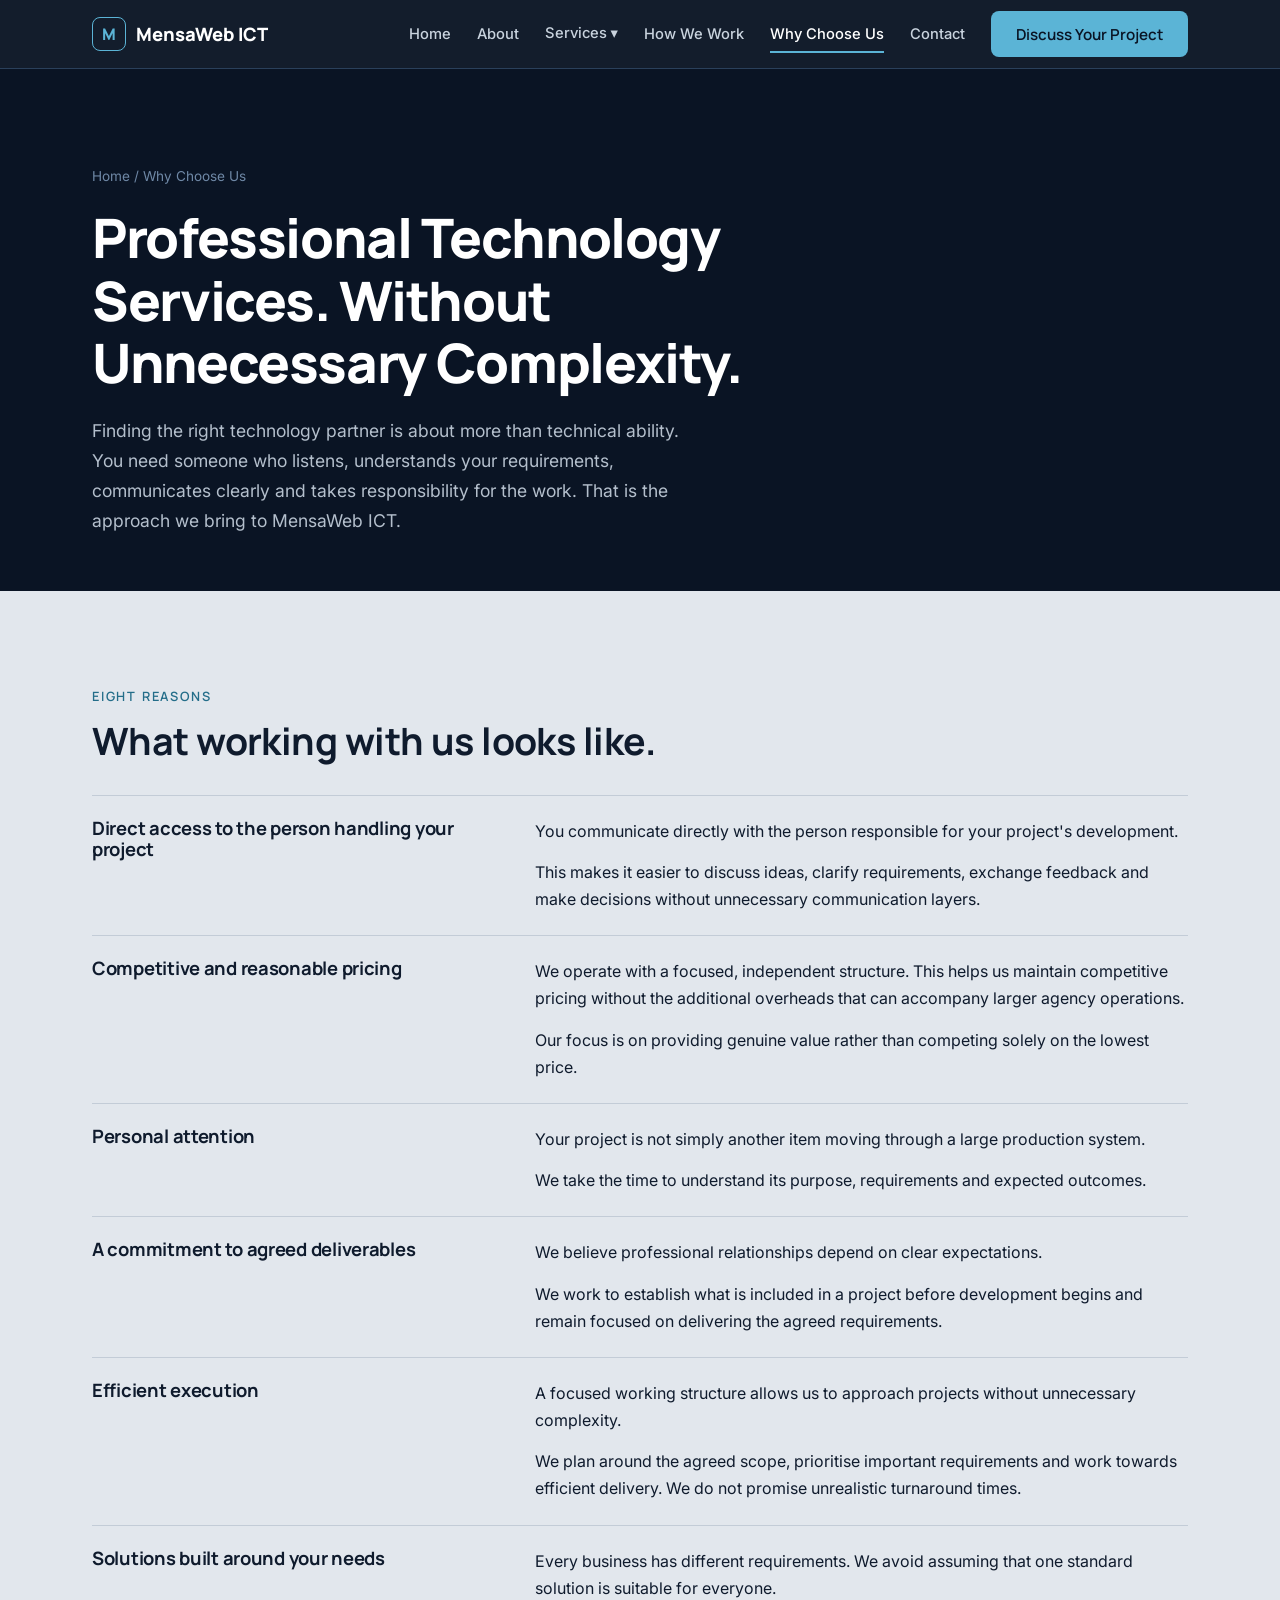
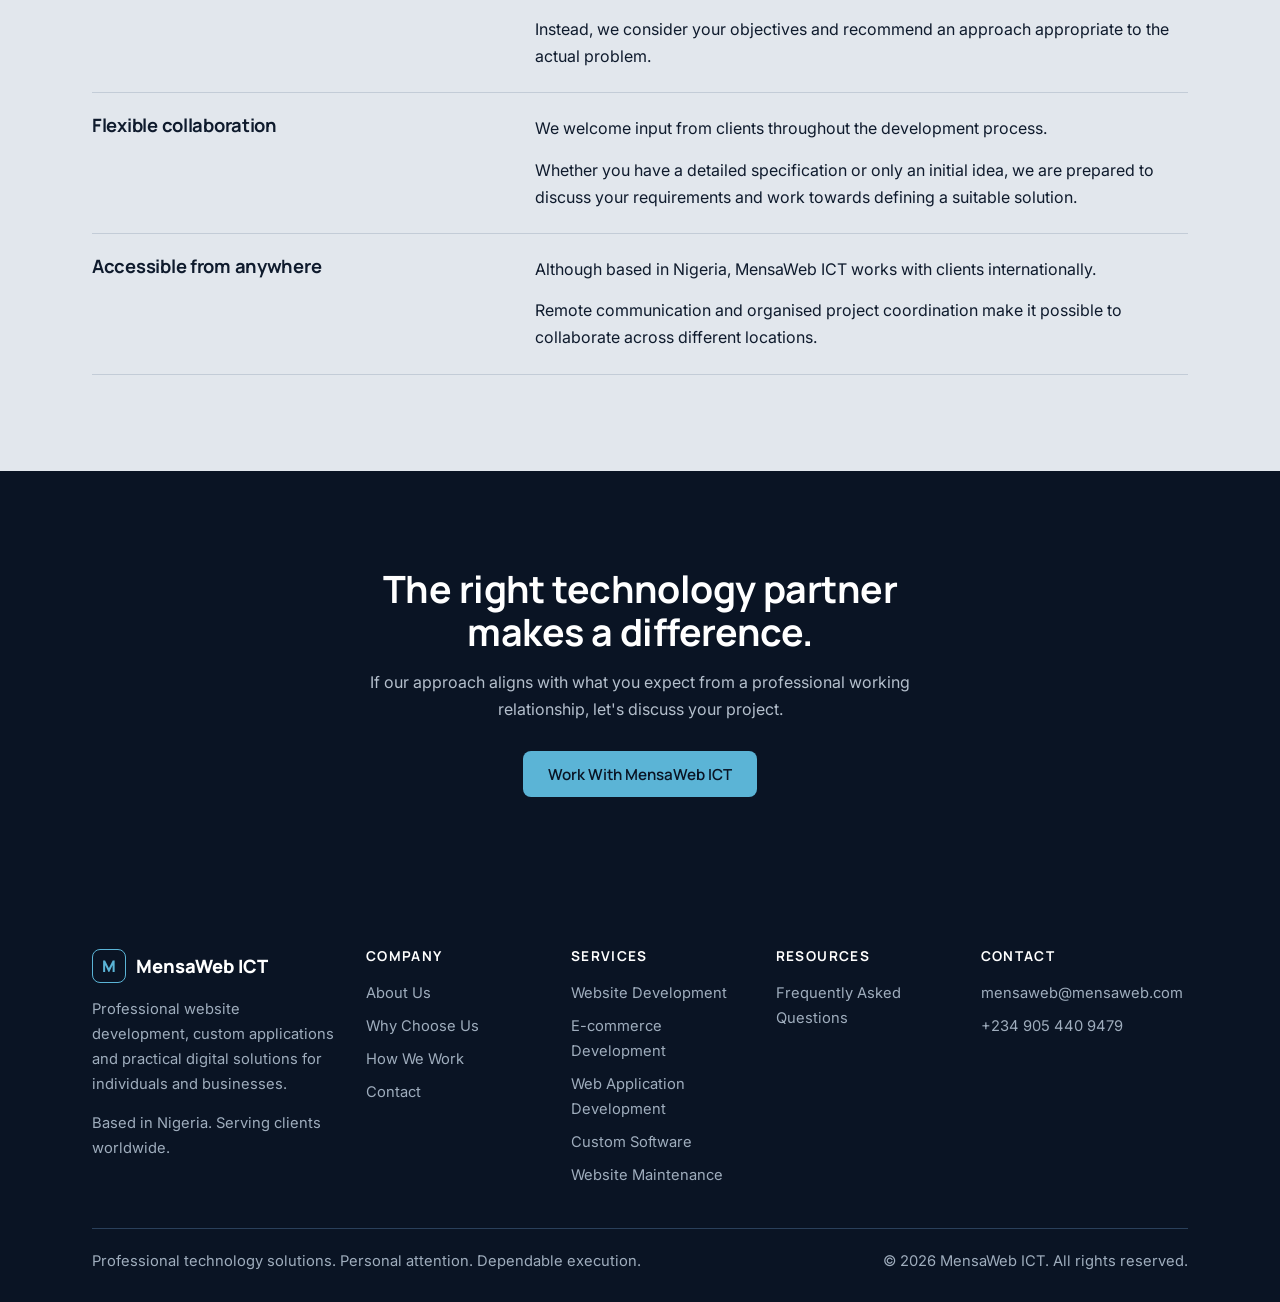
<file: why-choose-us/index.html>
<!DOCTYPE html><html lang="en"><head><meta charset="UTF-8"><meta name="viewport" content="width=device-width, initial-scale=1">
<title>Why Choose MensaWeb ICT | Professional Digital Solutions</title><meta name="description" content="Direct communication, personal attention and fair pricing. See why clients in Nigeria and abroad choose MensaWeb ICT for digital projects."><link rel="canonical" href="https://mensaweb.com/why-choose-us/">
<link rel="icon" href="../assets/favicon.svg" type="image/svg+xml"><meta property="og:type" content="website"><meta property="og:title" content="Why Choose MensaWeb ICT | Professional Digital Solutions"><meta property="og:description" content="Direct communication, personal attention and fair pricing. See why clients in Nigeria and abroad choose MensaWeb ICT for digital projects."><meta property="og:url" content="https://mensaweb.com/why-choose-us/"><meta property="og:site_name" content="MensaWeb ICT"><meta property="og:image" content="https://mensaweb.com/assets/og-image.png"><meta property="og:image:width" content="1200"><meta property="og:image:height" content="630">
<meta name="twitter:card" content="summary_large_image"><meta name="twitter:title" content="Why Choose MensaWeb ICT | Professional Digital Solutions"><meta name="twitter:description" content="Direct communication, personal attention and fair pricing. See why clients in Nigeria and abroad choose MensaWeb ICT for digital projects."><meta name="twitter:image" content="https://mensaweb.com/assets/og-image.png"><meta name="theme-color" content="#0A1424">
<link rel="preconnect" href="https://fonts.googleapis.com"><link rel="preconnect" href="https://fonts.gstatic.com" crossorigin>
<link href="https://fonts.googleapis.com/css2?family=Inter:wght@400;500;600&family=Manrope:wght@600;700;800&display=swap" rel="stylesheet">
<style>:root{--mid:#0A1424;--navy:#101F35;--slate:#1A2D45;--line:#2A405B;--steel:#6F88A6;--silver:#B4BFCC;--off:#ECEFF3;--paper:#E2E7ED;--ink:#0F1B2D;--mute:#4A5B70;--acc:#5BB4D6;--accd:#236D89;--r:10px;--f:'Manrope',system-ui,sans-serif;--b:'Inter',system-ui,sans-serif}
*{margin:0;padding:0;box-sizing:border-box}html{scroll-behavior:smooth}
body{font:400 1rem/1.7 var(--b);color:var(--ink);background:var(--off);-webkit-font-smoothing:antialiased}
h1,h2,h3{font-family:var(--f);line-height:1.15;letter-spacing:-.015em}
a{color:inherit;text-decoration:none}img,svg{max-width:100%}
:focus-visible{outline:3px solid var(--acc);outline-offset:3px;border-radius:4px}
.skip{position:absolute;left:-999px;top:8px;background:#fff;color:var(--ink);padding:10px 16px;border-radius:8px;z-index:300}.skip:focus{left:8px}
.wrap{max-width:1140px;margin:0 auto;padding:0 22px}
section{padding:clamp(56px,8vw,96px) 0}
.dark{background:var(--navy);color:#DCE3EB}.deep{background:var(--mid);color:#DCE3EB}.paper{background:var(--paper)}
.dark h2,.deep h2,.dark h3,.deep h3,.dark h1,.deep h1{color:#fff}
.kick{font:600 .8rem var(--f);letter-spacing:.14em;text-transform:uppercase;color:var(--accd);margin-bottom:14px}
.dark .kick,.deep .kick{color:var(--acc)}
h2{font-size:clamp(1.65rem,3.2vw,2.35rem);font-weight:700;max-width:24ch}
h3{font-size:1.15rem;font-weight:700}
.sub{color:var(--mute);max-width:62ch;margin-top:16px}.dark .sub,.deep .sub{color:var(--silver)}
p+p{margin-top:14px}
.btn{display:inline-flex;align-items:center;justify-content:center;min-height:46px;padding:10px 24px;border-radius:8px;border:1.5px solid transparent;font:600 .95rem var(--f);cursor:pointer;transition:background .2s,border-color .2s,color .2s}
.btn-p{background:var(--acc);color:var(--mid)}.btn-p:hover{background:#7CC6E3}
.btn-o{border-color:var(--steel);color:inherit}.btn-o:hover{border-color:var(--acc);color:var(--acc)}
.light .btn-o,.paper .btn-o{border-color:var(--ink)}.actions{display:flex;gap:12px;flex-wrap:wrap;margin-top:28px}
header{position:sticky;top:0;z-index:100;background:rgba(10,20,36,.96);border-bottom:1px solid var(--line)}
nav{display:flex;align-items:center;justify-content:space-between;height:68px}
.logo{display:flex;align-items:center;gap:10px;font:800 1.15rem var(--f);color:#fff}
.mark{width:34px;height:34px;border-radius:8px;border:1.5px solid var(--acc);color:var(--acc);display:grid;place-items:center;font-size:1rem}
.links{display:flex;gap:26px;align-items:center;list-style:none}
.links>li{position:relative}
.links a:not(.btn),.dd-btn{color:#C9D3DE;font:500 .92rem var(--b);padding:8px 0;border:0;border-bottom:2px solid transparent;background:none;cursor:pointer}
.links a:not(.btn):hover,.dd-btn:hover,.links a[aria-current=page]{color:#fff;border-color:var(--acc)}
.sub-menu{display:none;position:absolute;top:100%;left:-14px;min-width:270px;background:var(--navy);border:1px solid var(--line);border-radius:var(--r);padding:8px;list-style:none;box-shadow:0 18px 40px -18px #000}
.dd.open .sub-menu,.dd:hover .sub-menu,.dd:focus-within .sub-menu{display:block}
.sub-menu a{display:block;padding:9px 12px!important;border:0!important;border-radius:6px}.sub-menu a:hover{background:var(--slate)}
.burger{display:none;width:46px;height:46px;border:0;background:none;cursor:pointer;color:#fff;font-size:1.5rem}
.hero{padding:clamp(56px,9vw,110px) 0}.hero .wrap{display:grid;grid-template-columns:1.2fr .8fr;gap:48px;align-items:center}
h1{font-size:clamp(2.1rem,4.8vw,3.4rem);font-weight:800;letter-spacing:-.025em;max-width:16ch}
.lead{font-size:1.1rem;color:var(--silver);max-width:54ch;margin-top:22px}
.tag{margin-top:26px;font:500 .9rem var(--f);color:var(--steel)}
.mock{position:relative;border:1px solid #30445C;border-radius:16px;background:linear-gradient(145deg,#13243A,#0A1424 72%);overflow:hidden;box-shadow:0 28px 70px -38px #000;min-height:330px}
.mock::before{content:"";position:absolute;width:230px;height:230px;border-radius:50%;right:-95px;top:42px;background:rgba(91,180,214,.10);filter:blur(2px)}
.mock-top{height:44px;display:flex;align-items:center;gap:12px;padding:0 16px;border-bottom:1px solid var(--line);position:relative}
.mock-dots{display:flex;gap:5px}.mock-dots i{width:6px;height:6px;border-radius:50%;background:#526A83}
.mock-url{font-size:.65rem;color:#91A5BA;background:#0A1424;border:1px solid #30445C;border-radius:5px;padding:4px 12px;flex:1;max-width:145px;text-align:center}
.mock-label{font:600 .55rem var(--f);letter-spacing:.12em;color:#7F9AB4;margin-left:auto}
.mock-body{position:relative;display:grid;grid-template-columns:.92fr 1.08fr;gap:12px;align-items:center;padding:32px 24px 28px}
.mock-copy{display:flex;flex-direction:column;align-items:flex-start;gap:12px}
.mock-eyebrow{font:700 .55rem var(--f);letter-spacing:.12em;color:var(--acc)}
.mock-copy>b{font:800 clamp(1rem,1.6vw,1.35rem)/1.16 var(--f);color:#F5F8FC;max-width:13ch}
.mock-copy>i{height:5px;width:88%;border-radius:5px;background:#30445C}
.mock-copy>i+ i{width:66%}
.mock-copy em{font:600 .6rem var(--f);font-style:normal;color:#0A1424;background:var(--acc);padding:8px 11px;border-radius:5px;margin-top:4px}
.mock-copy em span{padding-left:8px}
.mock-art{position:relative;padding:16px 0 12px 6px}
.art-panel{background:#E8EDF2;border-radius:8px;padding:10px;box-shadow:0 16px 35px -20px #000}
.art-nav{display:flex;align-items:center;gap:8px;border-bottom:1px solid #D0D8E1;padding-bottom:9px}
.art-nav b{width:30px;height:6px;background:#20344C;border-radius:4px;margin-right:auto}
.art-nav span{width:18px;height:4px;background:#A5B3C2;border-radius:4px}
.art-content{padding:13px 3px 4px}
.art-lines{display:grid;gap:5px;margin-bottom:12px}.art-lines i{height:5px;width:82%;background:#A5B3C2;border-radius:4px}.art-lines i:first-child{height:9px;width:64%;background:#20344C}.art-lines i:last-child{width:48%}
.art-blocks{display:grid;grid-template-columns:repeat(3,1fr);gap:6px}.art-blocks b{height:45px;border-radius:4px;background:linear-gradient(145deg,#B9CBD7,#D6E0E8)}
.art-blocks b:nth-child(2){background:linear-gradient(145deg,#8FB6C8,#C7D8E1)}
.mock-note{position:absolute;right:-4px;bottom:-4px;background:#1A2D45;border:1px solid #405B76;border-radius:7px;padding:9px 12px;display:flex;align-items:center;gap:8px;box-shadow:0 12px 25px -15px #000}
.mock-note span{font:700 .65rem var(--f);color:var(--acc)}.mock-note b{font:600 .65rem var(--f);color:#E8EDF2}
.cap{font-size:.7rem;color:#91A5BA;padding:0 22px 14px;position:relative}

.split{display:grid;grid-template-columns:1fr 1.1fr;gap:clamp(28px,6vw,72px);align-items:start}
.rows{list-style:none;border-top:1px solid var(--line)}
.rows li{display:grid;grid-template-columns:minmax(0,.9fr) minmax(0,1.4fr);gap:24px;padding:22px 0;border-bottom:1px solid var(--line)}
.rows a{color:var(--acc);font-weight:600;font-size:.9rem;display:inline-block;margin-top:8px}
.light .rows,.light .rows li{border-color:#C3CCD7}
.three{display:grid;grid-template-columns:repeat(3,1fr);gap:36px;margin-top:40px}
.three>div{border-top:2px solid var(--accd);padding-top:18px}.three p{color:var(--mute);margin-top:8px}
.dark .three p{color:var(--silver)}
.bullets{list-style:none;margin-top:20px}.bullets li{padding:8px 0 8px 22px;position:relative}.bullets li::before{content:"";position:absolute;left:0;top:19px;width:10px;height:2px;background:var(--accd)}
.steps{list-style:none;display:grid;grid-template-columns:repeat(5,1fr);gap:20px;margin-top:44px;counter-reset:s;position:relative}
.steps li{counter-increment:s;border-top:2px solid var(--line);padding-top:16px}
.steps li::before{content:"0" counter(s);font:700 .85rem var(--f);color:var(--acc);display:block;margin-bottom:6px}
.steps p{color:var(--silver);font-size:.94rem;margin-top:6px}
.cta{text-align:center}.cta h2{margin:0 auto}.cta .sub{margin:16px auto 0}.cta .actions{justify-content:center}
footer{background:var(--mid);color:#9FADBD;padding:56px 0 28px;font-size:.92rem}
.fgrid{display:grid;grid-template-columns:1.4fr 1fr 1fr 1fr 1.2fr;gap:32px}
footer .fh{font-weight:700;max-width:none;color:#fff;font-size:.85rem;letter-spacing:.1em;text-transform:uppercase;margin-bottom:12px}
footer ul{list-style:none}footer li{padding:4px 0}footer a:hover{color:var(--acc)}
.fbot{border-top:1px solid var(--line);margin-top:36px;padding-top:20px;display:flex;justify-content:space-between;gap:12px;flex-wrap:wrap}
form{display:grid;gap:18px}.row{display:grid;grid-template-columns:1fr 1fr;gap:18px}
label{display:block;font:600 .88rem var(--f);margin-bottom:6px}
input,select,textarea{width:100%;min-height:46px;padding:10px 12px;border:1.5px solid #9AA9BA;border-radius:8px;background:#F6F8FA;font:inherit;color:var(--ink)}
textarea{min-height:150px;resize:vertical}[aria-invalid=true]{border-color:#B42318}
.err{color:#B42318;font-size:.85rem;min-height:1.1em;margin-top:4px}
.hp{position:absolute;left:-9999px}
#status{padding:0;font-weight:500}#status.ok{padding:14px;border-radius:8px;background:#DCEBF2}#status.bad{padding:14px;border-radius:8px;background:#FBE4E1;color:#7A1A12}
.fine{font-size:.85rem;color:var(--mute)}
@media(max-width:900px){.hero .wrap,.split,.three,.fgrid,.row{grid-template-columns:1fr}.steps{grid-template-columns:1fr 1fr}.rows li{grid-template-columns:1fr;gap:6px}
.burger{display:block}.links{display:none;position:absolute;top:68px;left:0;right:0;flex-direction:column;align-items:stretch;gap:0;background:var(--navy);padding:12px 22px 22px;border-bottom:1px solid var(--line)}
.links.open{display:flex}.links>li{border-bottom:1px solid var(--line)}.links a:not(.btn),.dd-btn{display:block;width:100%;text-align:left;padding:14px 0}
 .sub-menu{display:none;position:static;border:0;box-shadow:none;padding:0 0 8px 12px;min-width:0}
.dd:hover:not(.open) .sub-menu{display:none}.dd.open .sub-menu{display:block}.dd:focus-within:not(.open) .sub-menu{display:none}.links .btn{margin-top:14px}}
@media(max-width:520px){.steps{grid-template-columns:1fr}.mock-body{grid-template-columns:1fr;gap:20px;padding:25px 20px 22px}.mock-copy>b{max-width:18ch;font-size:1.25rem}.mock-art{max-width:280px;width:90%;margin:0 auto}.mock{min-height:0}.mock-label{font-size:.48rem}}
@media(prefers-reduced-motion:reduce){*{transition:none!important;scroll-behavior:auto!important}}
.benefit{margin-top:20px;padding-left:14px;border-left:2px solid var(--acc);color:var(--silver)}.light .benefit{color:var(--mute);border-color:var(--accd)}
.rev>:first-child{order:2}
.tl{list-style:none;margin-top:0;border-left:2px solid var(--line);padding-left:28px;max-width:820px}
.tl>li{position:relative;padding-bottom:40px}.tl>li::before{content:"";position:absolute;left:-37px;top:8px;width:14px;height:14px;border-radius:50%;background:var(--mid);border:2px solid var(--acc)}
.tl .n{font:700 .8rem var(--f);letter-spacing:.12em;text-transform:uppercase;color:var(--acc)}.tl .st{max-width:none;font-size:1.35rem;margin:4px 0 2px}.tl .tg{font:600 1rem var(--f);color:var(--silver);margin-bottom:10px}.tl p{color:var(--silver)}
.faq{max-width:820px;margin-top:28px;border-top:1px solid #C3CCD7}
.faq details{border-bottom:1px solid #C3CCD7}.faq summary{cursor:pointer;list-style:none;padding:18px 36px 18px 0;font:700 1.05rem var(--f);position:relative;min-height:56px}
.faq summary::-webkit-details-marker{display:none}.faq summary::after{content:"+";position:absolute;right:4px;top:14px;font-size:1.5rem;color:var(--accd)}
.faq details[open] summary::after{content:"\2212"}.faq .a{padding:0 0 20px;color:var(--mute);max-width:68ch}
.crumbs{font-size:.85rem;color:var(--steel);margin-bottom:18px}.crumbs a:hover{color:var(--acc)}
@media(max-width:900px){.rev>:first-child{order:0}}
.trust{background:var(--navy);border-top:1px solid var(--line);border-bottom:1px solid var(--line);padding:24px 0}
.trust ul{list-style:none;display:grid;grid-template-columns:repeat(4,1fr);gap:24px}
.trust li{font:600 .9rem/1.4 var(--f);color:#E8EDF2;padding-left:14px;border-left:2px solid var(--acc)}
.trust li span{display:block;font:400 .8rem var(--b);color:var(--silver);margin-top:2px}
.cards{display:grid;grid-template-columns:repeat(3,1fr);gap:20px;margin-top:36px}
.card{background:#F3F5F8;border:1px solid #C3CCD7;border-radius:12px;padding:26px;display:flex;flex-direction:column;gap:10px;transition:border-color .2s,transform .2s}
.card:hover{border-color:var(--accd);transform:translateY(-2px)}
.card .ico{width:40px;height:40px;color:var(--accd);margin-bottom:4px}
.card .prob{font:600 .82rem/1.45 var(--b);color:var(--ink)}.card p+p{margin-top:0;color:var(--mute);font-size:.95rem}
.card a{margin-top:auto;padding-top:8px;font:600 .92rem var(--f);color:var(--accd)}.card a:hover{text-decoration:underline}
.card.tile{background:var(--navy);border-color:var(--navy);justify-content:center}.card.tile h3{color:#fff}.card.tile p{color:var(--silver)}.card.tile a{color:var(--acc)}
.sr{position:absolute;width:1px;height:1px;overflow:hidden;clip:rect(0 0 0 0);white-space:nowrap}
@media(max-width:900px){.trust ul{grid-template-columns:1fr 1fr}.cards{grid-template-columns:1fr 1fr}}
@media(max-width:560px){.trust ul,.cards{grid-template-columns:1fr}}
</style><script type="application/ld+json">[{"@context": "https://schema.org", "@type": "Organization", "name": "MensaWeb ICT", "url": "https://mensaweb.com/", "email": "mensaweb@mensaweb.com", "areaServed": "Worldwide", "address": {"@type": "PostalAddress", "addressCountry": "NG"}}, {"@context": "https://schema.org", "@type": "BreadcrumbList", "itemListElement": [{"@type": "ListItem", "position": 1, "name": "Home", "item": "https://mensaweb.com/"}, {"@type": "ListItem", "position": 2, "name": "Why Choose Us", "item": "https://mensaweb.com/why-choose-us/"}]}]</script></head>
<body><a class="skip" href="#main">Skip to content</a><header><div class="wrap"><nav aria-label="Main"><a href="../index.html" class="logo" aria-label="MensaWeb ICT home"><span class="mark" aria-hidden="true">M</span>MensaWeb ICT</a><button class="burger" id="burger" aria-expanded="false" aria-controls="links" aria-label="Menu">&#9776;</button><ul class="links" id="links"><li><a href="../index.html">Home</a></li><li><a href="../about/index.html">About</a></li><li class="dd"><button class="dd-btn" aria-expanded="false" aria-haspopup="true" aria-controls="services-submenu">Services &#9662;</button><ul class="sub-menu" id="services-submenu"><li><a href="../services/index.html">All Services</a></li><li><a href="../services/website-design-development/index.html">Website Design & Development</a></li><li><a href="../services/ecommerce-development/index.html">E-commerce Development</a></li><li><a href="../services/web-application-development/index.html">Web Application Development</a></li><li><a href="../services/custom-software-development/index.html">Custom Software Solutions</a></li><li><a href="../services/website-maintenance-support/index.html">Website Maintenance & Support</a></li></ul></li><li><a href="../how-we-work/index.html">How We Work</a></li><li><a href="../why-choose-us/index.html" aria-current="page">Why Choose Us</a></li><li><a href="../contact/index.html">Contact</a></li><li><a href="../contact/index.html" class="btn btn-p">Discuss Your Project</a></li></ul></nav></div></header><main id="main"><section class="deep" style="padding-bottom:56px"><div class="wrap"><p class="crumbs"><a href="../index.html">Home</a> / Why Choose Us</p><h1 style="max-width:20ch">Professional Technology Services. Without Unnecessary Complexity.</h1><p class="lead">Finding the right technology partner is about more than technical ability. You need someone who listens, understands your requirements, communicates clearly and takes responsibility for the work. That is the approach we bring to MensaWeb ICT.</p></div></section><section class="paper light"><div class="wrap"><p class="kick">Eight reasons</p><h2>What working with us looks like.</h2><ul class="rows" style="margin-top:32px"><li><div><h3>Direct access to the person handling your project</h3></div><div><p>You communicate directly with the person responsible for your project's development.</p><p>This makes it easier to discuss ideas, clarify requirements, exchange feedback and make decisions without unnecessary communication layers.</p></div></li><li><div><h3>Competitive and reasonable pricing</h3></div><div><p>We operate with a focused, independent structure. This helps us maintain competitive pricing without the additional overheads that can accompany larger agency operations.</p><p>Our focus is on providing genuine value rather than competing solely on the lowest price.</p></div></li><li><div><h3>Personal attention</h3></div><div><p>Your project is not simply another item moving through a large production system.</p><p>We take the time to understand its purpose, requirements and expected outcomes.</p></div></li><li><div><h3>A commitment to agreed deliverables</h3></div><div><p>We believe professional relationships depend on clear expectations.</p><p>We work to establish what is included in a project before development begins and remain focused on delivering the agreed requirements.</p></div></li><li><div><h3>Efficient execution</h3></div><div><p>A focused working structure allows us to approach projects without unnecessary complexity.</p><p>We plan around the agreed scope, prioritise important requirements and work towards efficient delivery. We do not promise unrealistic turnaround times.</p></div></li><li><div><h3>Solutions built around your needs</h3></div><div><p>Every business has different requirements. We avoid assuming that one standard solution is suitable for everyone.</p><p>Instead, we consider your objectives and recommend an approach appropriate to the actual problem.</p></div></li><li><div><h3>Flexible collaboration</h3></div><div><p>We welcome input from clients throughout the development process.</p><p>Whether you have a detailed specification or only an initial idea, we are prepared to discuss your requirements and work towards defining a suitable solution.</p></div></li><li><div><h3>Accessible from anywhere</h3></div><div><p>Although based in Nigeria, MensaWeb ICT works with clients internationally.</p><p>Remote communication and organised project coordination make it possible to collaborate across different locations.</p></div></li></ul></div></section><section class="deep cta"><div class="wrap"><h2>The right technology partner makes a difference.</h2><p class="sub">If our approach aligns with what you expect from a professional working relationship, let's discuss your project.</p><div class="actions"><a class="btn btn-p" href="../contact/index.html">Work With MensaWeb ICT</a></div></div></section></main><footer><div class="wrap"><div class="fgrid">
<div><a href="../index.html" class="logo"><span class="mark" aria-hidden="true">M</span>MensaWeb ICT</a><p style="margin-top:14px">Professional website development, custom applications and practical digital solutions for individuals and businesses.</p><p>Based in Nigeria. Serving clients worldwide.</p></div>
<div><h2 class="fh">Company</h2><ul><li><a href="../about/index.html">About Us</a></li><li><a href="../why-choose-us/index.html">Why Choose Us</a></li><li><a href="../how-we-work/index.html">How We Work</a></li><li><a href="../contact/index.html">Contact</a></li></ul></div>
<div><h2 class="fh">Services</h2><ul><li><a href="../services/website-design-development/index.html">Website Development</a></li><li><a href="../services/ecommerce-development/index.html">E-commerce Development</a></li><li><a href="../services/web-application-development/index.html">Web Application Development</a></li><li><a href="../services/custom-software-development/index.html">Custom Software</a></li><li><a href="../services/website-maintenance-support/index.html">Website Maintenance</a></li></ul></div>
<div><h2 class="fh">Resources</h2><ul><li><a href="../faq/index.html">Frequently Asked Questions</a></li></ul></div>
<div><h2 class="fh">Contact</h2><ul><li><a href="mailto:mensaweb@mensaweb.com">mensaweb@mensaweb.com</a></li><li><a href="tel:+2349054409479">+234 905 440 9479</a></li></ul></div></div>
<div class="fbot"><span>Professional technology solutions. Personal attention. Dependable execution.</span><span>&copy; 2026 MensaWeb ICT. All rights reserved.</span></div></div></footer><script>(()=>{const $=s=>document.querySelector(s);
const b=$('#burger'),l=$('#links');
if(b){b.onclick=()=>{const o=l.classList.toggle('open');b.setAttribute('aria-expanded',o)}}
const dd=$('.dd-btn');
if(dd){dd.onclick=()=>{const p=dd.parentElement,o=p.classList.toggle('open');dd.setAttribute('aria-expanded',o)}}
document.addEventListener('keydown',e=>{if(e.key==='Escape'){l&&l.classList.remove('open');b&&b.setAttribute('aria-expanded','false');const p=$('.dd.open');if(p){p.classList.remove('open');dd.setAttribute('aria-expanded','false');dd.focus()}}});
const f=$('#form');if(!f)return;
const CONFIG={email:'mensaweb@mensaweb.com',endpoint:'https://formbold.com/s/3qXr1'}; // Formbold form endpoint (form ID is public by design)
const st=$('#status'),v=n=>f.elements[n].value.trim();
const bad=(n,m)=>{$('#e-'+n).textContent=m;f.elements[n].setAttribute('aria-invalid',!!m);return !m};
const check=()=>{const a=bad('name',v('name').length<2?'Please enter your full name.':''),
c=bad('email',/^[^\s@]+@[^\s@]+\.[^\s@]+$/.test(v('email'))?'':'Please enter a valid email address.'),
d=bad('message',v('message').length<10?'Please describe your project (at least 10 characters).':'');
if(!(a&&c&&d))f.querySelector('[aria-invalid=true]').focus();return a&&c&&d};
['name','email','message'].forEach(n=>f.elements[n].addEventListener('input',()=>{if(f.elements[n].getAttribute('aria-invalid')==='true')check()}));
f.onsubmit=async e=>{e.preventDefault();if(f.elements.website.value)return;if(!check())return;
const data={name:v('name'),email:v('email'),phone:v('phone'),organisation:v('org'),service:v('service'),budget:v('budget'),message:v('message')};
if(CONFIG.endpoint){const btn=$('#send');btn.disabled=true;
try{const r=await fetch(CONFIG.endpoint,{method:'POST',headers:{'Content-Type':'application/json',Accept:'application/json'},body:JSON.stringify(data)});if(!r.ok)throw 0;
st.className='ok';st.textContent='Thank you. Your enquiry has been sent.';f.reset()}catch{st.className='bad';st.textContent='Sending failed. Please try again or email '+CONFIG.email+'.'}btn.disabled=false}
else{const body=Object.entries(data).map(([k,x])=>k+': '+(x||'n/a')).join('\n');
st.className='ok';st.innerHTML='Your enquiry is ready. This site has no form service connected yet, so it will be sent from your own email app: <a class="btn btn-p" style="margin-top:10px" href="mailto:'+CONFIG.email+'?subject='+encodeURIComponent('Project enquiry: '+data.service)+'&body='+encodeURIComponent(body)+'">Open email to send</a>'}
st.setAttribute('tabindex','-1');st.focus()}})();
</script></body></html>
</file>
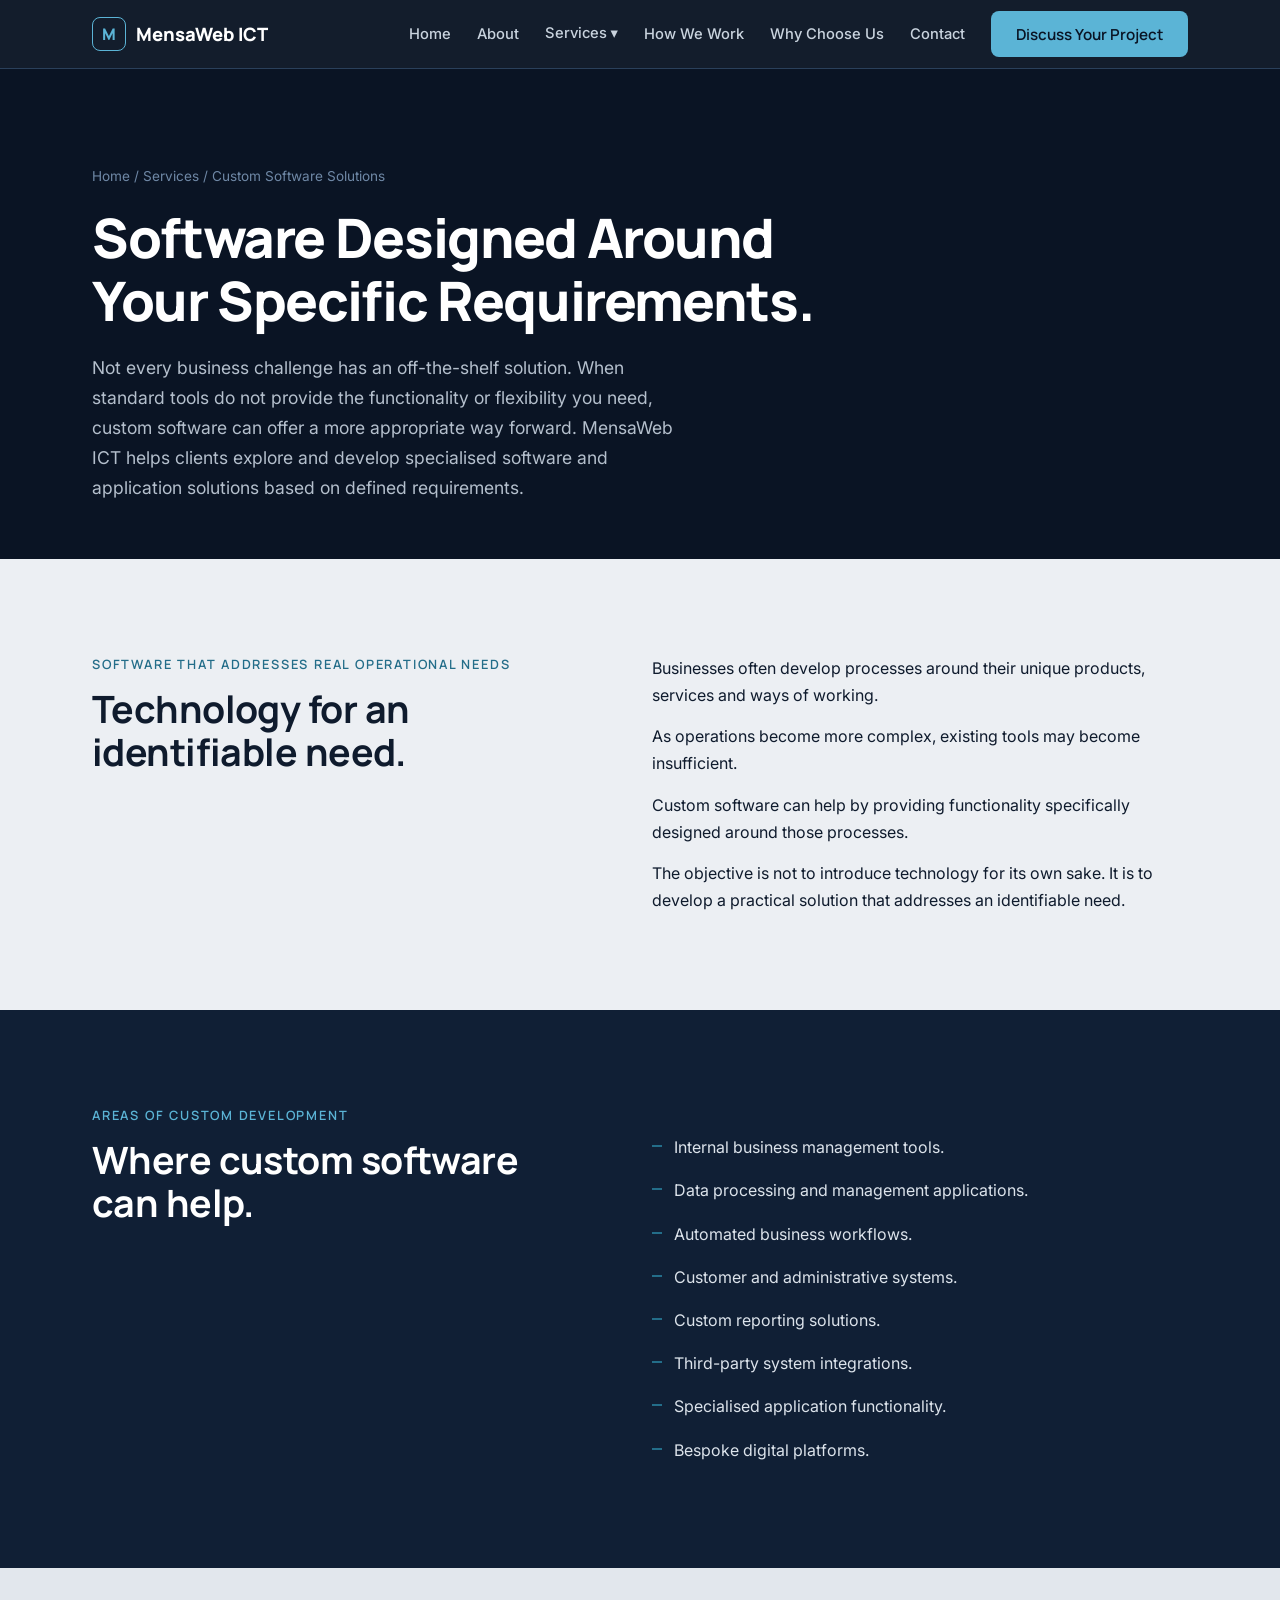
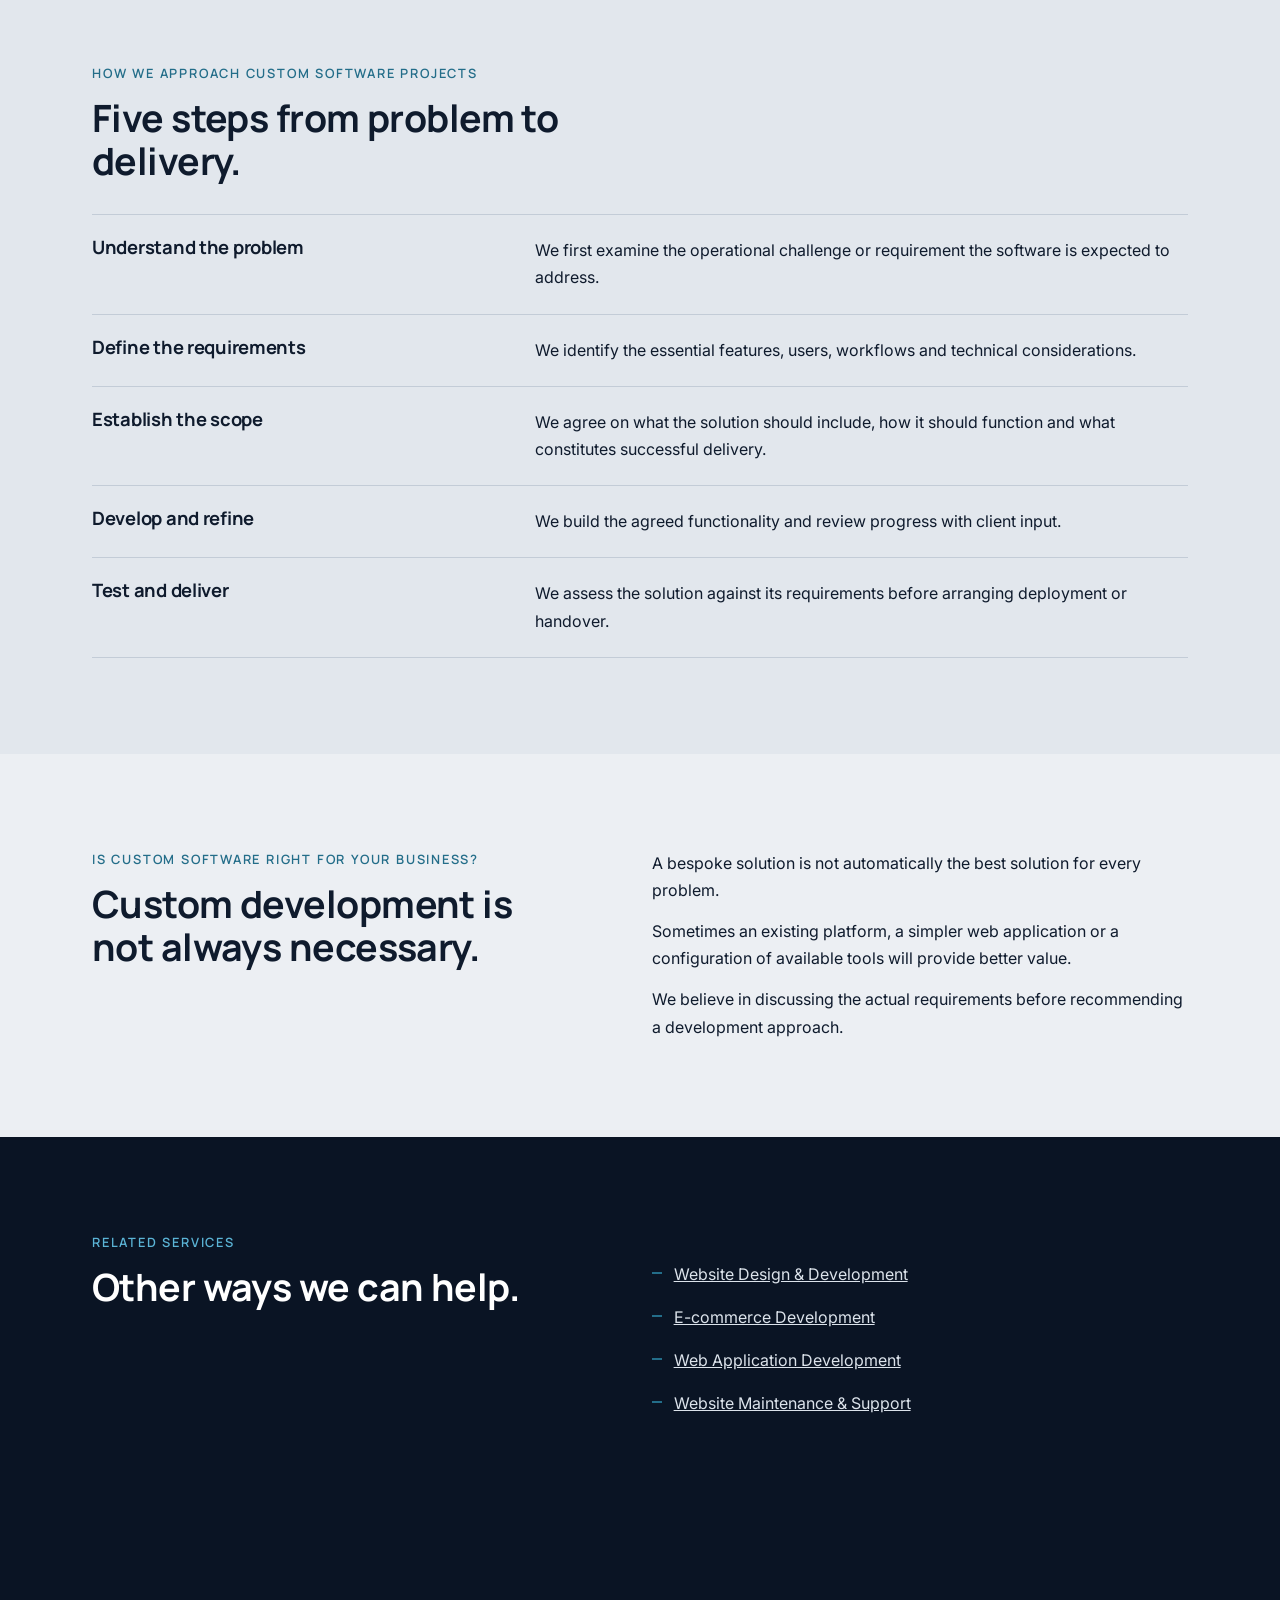
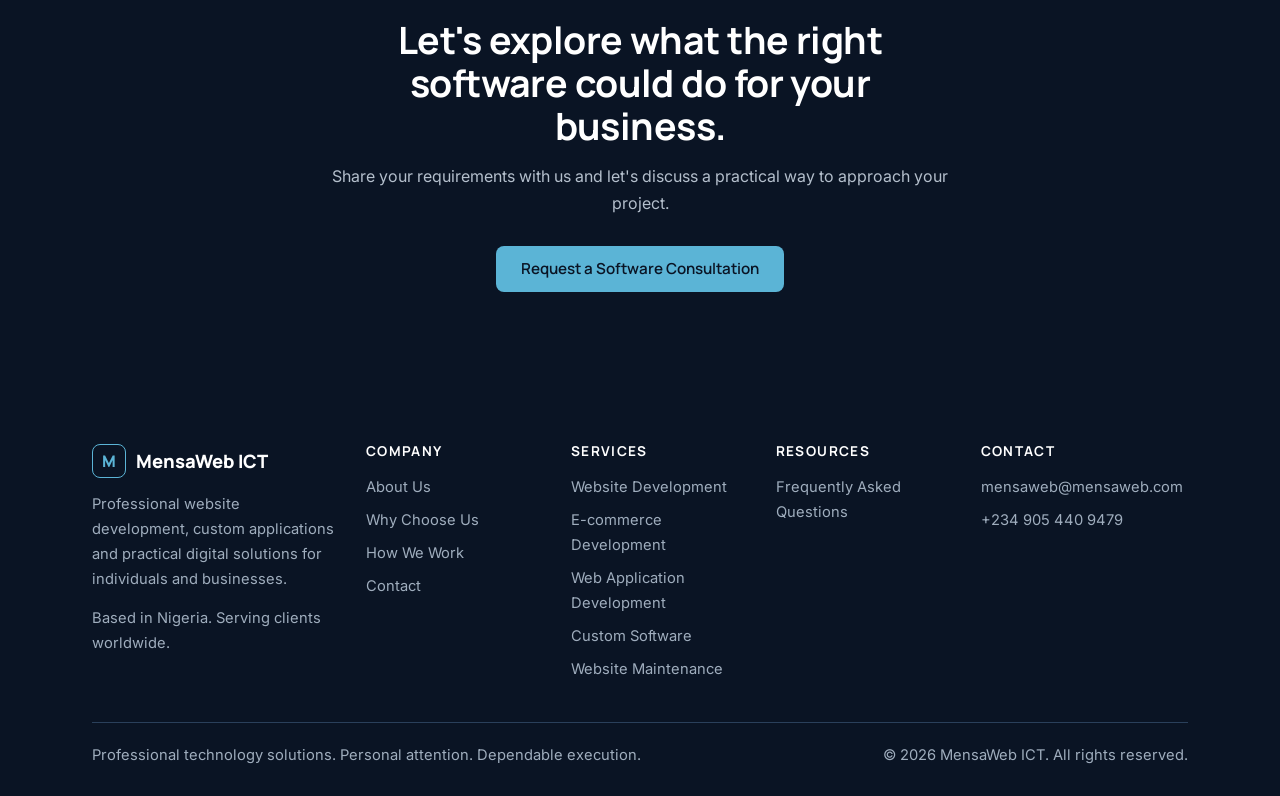
<file: services/custom-software-development/index.html>
<!DOCTYPE html><html lang="en"><head><meta charset="UTF-8"><meta name="viewport" content="width=device-width, initial-scale=1">
<title>Custom Software Development Services | MensaWeb ICT</title><meta name="description" content="Internal tools, data systems, workflow automation and integrations built around defined requirements. Custom software from MensaWeb ICT."><link rel="canonical" href="https://mensaweb.com/services/custom-software-development/">
<link rel="icon" href="../../assets/favicon.svg" type="image/svg+xml"><meta property="og:type" content="website"><meta property="og:title" content="Custom Software Development Services | MensaWeb ICT"><meta property="og:description" content="Internal tools, data systems, workflow automation and integrations built around defined requirements. Custom software from MensaWeb ICT."><meta property="og:url" content="https://mensaweb.com/services/custom-software-development/"><meta property="og:site_name" content="MensaWeb ICT"><meta property="og:image" content="https://mensaweb.com/assets/og-image.png"><meta property="og:image:width" content="1200"><meta property="og:image:height" content="630">
<meta name="twitter:card" content="summary_large_image"><meta name="twitter:title" content="Custom Software Development Services | MensaWeb ICT"><meta name="twitter:description" content="Internal tools, data systems, workflow automation and integrations built around defined requirements. Custom software from MensaWeb ICT."><meta name="twitter:image" content="https://mensaweb.com/assets/og-image.png"><meta name="theme-color" content="#0A1424">
<link rel="preconnect" href="https://fonts.googleapis.com"><link rel="preconnect" href="https://fonts.gstatic.com" crossorigin>
<link href="https://fonts.googleapis.com/css2?family=Inter:wght@400;500;600&family=Manrope:wght@600;700;800&display=swap" rel="stylesheet">
<style>:root{--mid:#0A1424;--navy:#101F35;--slate:#1A2D45;--line:#2A405B;--steel:#6F88A6;--silver:#B4BFCC;--off:#ECEFF3;--paper:#E2E7ED;--ink:#0F1B2D;--mute:#4A5B70;--acc:#5BB4D6;--accd:#236D89;--r:10px;--f:'Manrope',system-ui,sans-serif;--b:'Inter',system-ui,sans-serif}
*{margin:0;padding:0;box-sizing:border-box}html{scroll-behavior:smooth}
body{font:400 1rem/1.7 var(--b);color:var(--ink);background:var(--off);-webkit-font-smoothing:antialiased}
h1,h2,h3{font-family:var(--f);line-height:1.15;letter-spacing:-.015em}
a{color:inherit;text-decoration:none}img,svg{max-width:100%}
:focus-visible{outline:3px solid var(--acc);outline-offset:3px;border-radius:4px}
.skip{position:absolute;left:-999px;top:8px;background:#fff;color:var(--ink);padding:10px 16px;border-radius:8px;z-index:300}.skip:focus{left:8px}
.wrap{max-width:1140px;margin:0 auto;padding:0 22px}
section{padding:clamp(56px,8vw,96px) 0}
.dark{background:var(--navy);color:#DCE3EB}.deep{background:var(--mid);color:#DCE3EB}.paper{background:var(--paper)}
.dark h2,.deep h2,.dark h3,.deep h3,.dark h1,.deep h1{color:#fff}
.kick{font:600 .8rem var(--f);letter-spacing:.14em;text-transform:uppercase;color:var(--accd);margin-bottom:14px}
.dark .kick,.deep .kick{color:var(--acc)}
h2{font-size:clamp(1.65rem,3.2vw,2.35rem);font-weight:700;max-width:24ch}
h3{font-size:1.15rem;font-weight:700}
.sub{color:var(--mute);max-width:62ch;margin-top:16px}.dark .sub,.deep .sub{color:var(--silver)}
p+p{margin-top:14px}
.btn{display:inline-flex;align-items:center;justify-content:center;min-height:46px;padding:10px 24px;border-radius:8px;border:1.5px solid transparent;font:600 .95rem var(--f);cursor:pointer;transition:background .2s,border-color .2s,color .2s}
.btn-p{background:var(--acc);color:var(--mid)}.btn-p:hover{background:#7CC6E3}
.btn-o{border-color:var(--steel);color:inherit}.btn-o:hover{border-color:var(--acc);color:var(--acc)}
.light .btn-o,.paper .btn-o{border-color:var(--ink)}.actions{display:flex;gap:12px;flex-wrap:wrap;margin-top:28px}
header{position:sticky;top:0;z-index:100;background:rgba(10,20,36,.96);border-bottom:1px solid var(--line)}
nav{display:flex;align-items:center;justify-content:space-between;height:68px}
.logo{display:flex;align-items:center;gap:10px;font:800 1.15rem var(--f);color:#fff}
.mark{width:34px;height:34px;border-radius:8px;border:1.5px solid var(--acc);color:var(--acc);display:grid;place-items:center;font-size:1rem}
.links{display:flex;gap:26px;align-items:center;list-style:none}
.links>li{position:relative}
.links a:not(.btn),.dd-btn{color:#C9D3DE;font:500 .92rem var(--b);padding:8px 0;border:0;border-bottom:2px solid transparent;background:none;cursor:pointer}
.links a:not(.btn):hover,.dd-btn:hover,.links a[aria-current=page]{color:#fff;border-color:var(--acc)}
.sub-menu{display:none;position:absolute;top:100%;left:-14px;min-width:270px;background:var(--navy);border:1px solid var(--line);border-radius:var(--r);padding:8px;list-style:none;box-shadow:0 18px 40px -18px #000}
.dd.open .sub-menu,.dd:hover .sub-menu,.dd:focus-within .sub-menu{display:block}
.sub-menu a{display:block;padding:9px 12px!important;border:0!important;border-radius:6px}.sub-menu a:hover{background:var(--slate)}
.burger{display:none;width:46px;height:46px;border:0;background:none;cursor:pointer;color:#fff;font-size:1.5rem}
.hero{padding:clamp(56px,9vw,110px) 0}.hero .wrap{display:grid;grid-template-columns:1.2fr .8fr;gap:48px;align-items:center}
h1{font-size:clamp(2.1rem,4.8vw,3.4rem);font-weight:800;letter-spacing:-.025em;max-width:16ch}
.lead{font-size:1.1rem;color:var(--silver);max-width:54ch;margin-top:22px}
.tag{margin-top:26px;font:500 .9rem var(--f);color:var(--steel)}
.mock{position:relative;border:1px solid #30445C;border-radius:16px;background:linear-gradient(145deg,#13243A,#0A1424 72%);overflow:hidden;box-shadow:0 28px 70px -38px #000;min-height:330px}
.mock::before{content:"";position:absolute;width:230px;height:230px;border-radius:50%;right:-95px;top:42px;background:rgba(91,180,214,.10);filter:blur(2px)}
.mock-top{height:44px;display:flex;align-items:center;gap:12px;padding:0 16px;border-bottom:1px solid var(--line);position:relative}
.mock-dots{display:flex;gap:5px}.mock-dots i{width:6px;height:6px;border-radius:50%;background:#526A83}
.mock-url{font-size:.65rem;color:#91A5BA;background:#0A1424;border:1px solid #30445C;border-radius:5px;padding:4px 12px;flex:1;max-width:145px;text-align:center}
.mock-label{font:600 .55rem var(--f);letter-spacing:.12em;color:#7F9AB4;margin-left:auto}
.mock-body{position:relative;display:grid;grid-template-columns:.92fr 1.08fr;gap:12px;align-items:center;padding:32px 24px 28px}
.mock-copy{display:flex;flex-direction:column;align-items:flex-start;gap:12px}
.mock-eyebrow{font:700 .55rem var(--f);letter-spacing:.12em;color:var(--acc)}
.mock-copy>b{font:800 clamp(1rem,1.6vw,1.35rem)/1.16 var(--f);color:#F5F8FC;max-width:13ch}
.mock-copy>i{height:5px;width:88%;border-radius:5px;background:#30445C}
.mock-copy>i+ i{width:66%}
.mock-copy em{font:600 .6rem var(--f);font-style:normal;color:#0A1424;background:var(--acc);padding:8px 11px;border-radius:5px;margin-top:4px}
.mock-copy em span{padding-left:8px}
.mock-art{position:relative;padding:16px 0 12px 6px}
.art-panel{background:#E8EDF2;border-radius:8px;padding:10px;box-shadow:0 16px 35px -20px #000}
.art-nav{display:flex;align-items:center;gap:8px;border-bottom:1px solid #D0D8E1;padding-bottom:9px}
.art-nav b{width:30px;height:6px;background:#20344C;border-radius:4px;margin-right:auto}
.art-nav span{width:18px;height:4px;background:#A5B3C2;border-radius:4px}
.art-content{padding:13px 3px 4px}
.art-lines{display:grid;gap:5px;margin-bottom:12px}.art-lines i{height:5px;width:82%;background:#A5B3C2;border-radius:4px}.art-lines i:first-child{height:9px;width:64%;background:#20344C}.art-lines i:last-child{width:48%}
.art-blocks{display:grid;grid-template-columns:repeat(3,1fr);gap:6px}.art-blocks b{height:45px;border-radius:4px;background:linear-gradient(145deg,#B9CBD7,#D6E0E8)}
.art-blocks b:nth-child(2){background:linear-gradient(145deg,#8FB6C8,#C7D8E1)}
.mock-note{position:absolute;right:-4px;bottom:-4px;background:#1A2D45;border:1px solid #405B76;border-radius:7px;padding:9px 12px;display:flex;align-items:center;gap:8px;box-shadow:0 12px 25px -15px #000}
.mock-note span{font:700 .65rem var(--f);color:var(--acc)}.mock-note b{font:600 .65rem var(--f);color:#E8EDF2}
.cap{font-size:.7rem;color:#91A5BA;padding:0 22px 14px;position:relative}

.split{display:grid;grid-template-columns:1fr 1.1fr;gap:clamp(28px,6vw,72px);align-items:start}
.rows{list-style:none;border-top:1px solid var(--line)}
.rows li{display:grid;grid-template-columns:minmax(0,.9fr) minmax(0,1.4fr);gap:24px;padding:22px 0;border-bottom:1px solid var(--line)}
.rows a{color:var(--acc);font-weight:600;font-size:.9rem;display:inline-block;margin-top:8px}
.light .rows,.light .rows li{border-color:#C3CCD7}
.three{display:grid;grid-template-columns:repeat(3,1fr);gap:36px;margin-top:40px}
.three>div{border-top:2px solid var(--accd);padding-top:18px}.three p{color:var(--mute);margin-top:8px}
.dark .three p{color:var(--silver)}
.bullets{list-style:none;margin-top:20px}.bullets li{padding:8px 0 8px 22px;position:relative}.bullets li::before{content:"";position:absolute;left:0;top:19px;width:10px;height:2px;background:var(--accd)}
.steps{list-style:none;display:grid;grid-template-columns:repeat(5,1fr);gap:20px;margin-top:44px;counter-reset:s;position:relative}
.steps li{counter-increment:s;border-top:2px solid var(--line);padding-top:16px}
.steps li::before{content:"0" counter(s);font:700 .85rem var(--f);color:var(--acc);display:block;margin-bottom:6px}
.steps p{color:var(--silver);font-size:.94rem;margin-top:6px}
.cta{text-align:center}.cta h2{margin:0 auto}.cta .sub{margin:16px auto 0}.cta .actions{justify-content:center}
footer{background:var(--mid);color:#9FADBD;padding:56px 0 28px;font-size:.92rem}
.fgrid{display:grid;grid-template-columns:1.4fr 1fr 1fr 1fr 1.2fr;gap:32px}
footer .fh{font-weight:700;max-width:none;color:#fff;font-size:.85rem;letter-spacing:.1em;text-transform:uppercase;margin-bottom:12px}
footer ul{list-style:none}footer li{padding:4px 0}footer a:hover{color:var(--acc)}
.fbot{border-top:1px solid var(--line);margin-top:36px;padding-top:20px;display:flex;justify-content:space-between;gap:12px;flex-wrap:wrap}
form{display:grid;gap:18px}.row{display:grid;grid-template-columns:1fr 1fr;gap:18px}
label{display:block;font:600 .88rem var(--f);margin-bottom:6px}
input,select,textarea{width:100%;min-height:46px;padding:10px 12px;border:1.5px solid #9AA9BA;border-radius:8px;background:#F6F8FA;font:inherit;color:var(--ink)}
textarea{min-height:150px;resize:vertical}[aria-invalid=true]{border-color:#B42318}
.err{color:#B42318;font-size:.85rem;min-height:1.1em;margin-top:4px}
.hp{position:absolute;left:-9999px}
#status{padding:0;font-weight:500}#status.ok{padding:14px;border-radius:8px;background:#DCEBF2}#status.bad{padding:14px;border-radius:8px;background:#FBE4E1;color:#7A1A12}
.fine{font-size:.85rem;color:var(--mute)}
@media(max-width:900px){.hero .wrap,.split,.three,.fgrid,.row{grid-template-columns:1fr}.steps{grid-template-columns:1fr 1fr}.rows li{grid-template-columns:1fr;gap:6px}
.burger{display:block}.links{display:none;position:absolute;top:68px;left:0;right:0;flex-direction:column;align-items:stretch;gap:0;background:var(--navy);padding:12px 22px 22px;border-bottom:1px solid var(--line)}
.links.open{display:flex}.links>li{border-bottom:1px solid var(--line)}.links a:not(.btn),.dd-btn{display:block;width:100%;text-align:left;padding:14px 0}
 .sub-menu{display:none;position:static;border:0;box-shadow:none;padding:0 0 8px 12px;min-width:0}
.dd:hover:not(.open) .sub-menu{display:none}.dd.open .sub-menu{display:block}.dd:focus-within:not(.open) .sub-menu{display:none}.links .btn{margin-top:14px}}
@media(max-width:520px){.steps{grid-template-columns:1fr}.mock-body{grid-template-columns:1fr;gap:20px;padding:25px 20px 22px}.mock-copy>b{max-width:18ch;font-size:1.25rem}.mock-art{max-width:280px;width:90%;margin:0 auto}.mock{min-height:0}.mock-label{font-size:.48rem}}
@media(prefers-reduced-motion:reduce){*{transition:none!important;scroll-behavior:auto!important}}
.benefit{margin-top:20px;padding-left:14px;border-left:2px solid var(--acc);color:var(--silver)}.light .benefit{color:var(--mute);border-color:var(--accd)}
.rev>:first-child{order:2}
.tl{list-style:none;margin-top:0;border-left:2px solid var(--line);padding-left:28px;max-width:820px}
.tl>li{position:relative;padding-bottom:40px}.tl>li::before{content:"";position:absolute;left:-37px;top:8px;width:14px;height:14px;border-radius:50%;background:var(--mid);border:2px solid var(--acc)}
.tl .n{font:700 .8rem var(--f);letter-spacing:.12em;text-transform:uppercase;color:var(--acc)}.tl .st{max-width:none;font-size:1.35rem;margin:4px 0 2px}.tl .tg{font:600 1rem var(--f);color:var(--silver);margin-bottom:10px}.tl p{color:var(--silver)}
.faq{max-width:820px;margin-top:28px;border-top:1px solid #C3CCD7}
.faq details{border-bottom:1px solid #C3CCD7}.faq summary{cursor:pointer;list-style:none;padding:18px 36px 18px 0;font:700 1.05rem var(--f);position:relative;min-height:56px}
.faq summary::-webkit-details-marker{display:none}.faq summary::after{content:"+";position:absolute;right:4px;top:14px;font-size:1.5rem;color:var(--accd)}
.faq details[open] summary::after{content:"\2212"}.faq .a{padding:0 0 20px;color:var(--mute);max-width:68ch}
.crumbs{font-size:.85rem;color:var(--steel);margin-bottom:18px}.crumbs a:hover{color:var(--acc)}
@media(max-width:900px){.rev>:first-child{order:0}}
.trust{background:var(--navy);border-top:1px solid var(--line);border-bottom:1px solid var(--line);padding:24px 0}
.trust ul{list-style:none;display:grid;grid-template-columns:repeat(4,1fr);gap:24px}
.trust li{font:600 .9rem/1.4 var(--f);color:#E8EDF2;padding-left:14px;border-left:2px solid var(--acc)}
.trust li span{display:block;font:400 .8rem var(--b);color:var(--silver);margin-top:2px}
.cards{display:grid;grid-template-columns:repeat(3,1fr);gap:20px;margin-top:36px}
.card{background:#F3F5F8;border:1px solid #C3CCD7;border-radius:12px;padding:26px;display:flex;flex-direction:column;gap:10px;transition:border-color .2s,transform .2s}
.card:hover{border-color:var(--accd);transform:translateY(-2px)}
.card .ico{width:40px;height:40px;color:var(--accd);margin-bottom:4px}
.card .prob{font:600 .82rem/1.45 var(--b);color:var(--ink)}.card p+p{margin-top:0;color:var(--mute);font-size:.95rem}
.card a{margin-top:auto;padding-top:8px;font:600 .92rem var(--f);color:var(--accd)}.card a:hover{text-decoration:underline}
.card.tile{background:var(--navy);border-color:var(--navy);justify-content:center}.card.tile h3{color:#fff}.card.tile p{color:var(--silver)}.card.tile a{color:var(--acc)}
.sr{position:absolute;width:1px;height:1px;overflow:hidden;clip:rect(0 0 0 0);white-space:nowrap}
@media(max-width:900px){.trust ul{grid-template-columns:1fr 1fr}.cards{grid-template-columns:1fr 1fr}}
@media(max-width:560px){.trust ul,.cards{grid-template-columns:1fr}}
</style><script type="application/ld+json">[{"@context": "https://schema.org", "@type": "Organization", "name": "MensaWeb ICT", "url": "https://mensaweb.com/", "email": "mensaweb@mensaweb.com", "areaServed": "Worldwide", "address": {"@type": "PostalAddress", "addressCountry": "NG"}}, {"@context": "https://schema.org", "@type": "Service", "name": "Custom Software Solutions", "description": "Purpose-built software and application solutions developed around specific requirements, workflows and operational challenges.", "url": "https://mensaweb.com/services/custom-software-development/", "provider": {"@type": "Organization", "name": "MensaWeb ICT", "url": "https://mensaweb.com/"}, "areaServed": "Worldwide"}, {"@context": "https://schema.org", "@type": "BreadcrumbList", "itemListElement": [{"@type": "ListItem", "position": 1, "name": "Home", "item": "https://mensaweb.com/"}, {"@type": "ListItem", "position": 2, "name": "Services", "item": "https://mensaweb.com/services/"}, {"@type": "ListItem", "position": 3, "name": "Custom Software Solutions", "item": "https://mensaweb.com/services/custom-software-development/"}]}]</script></head>
<body><a class="skip" href="#main">Skip to content</a><header><div class="wrap"><nav aria-label="Main"><a href="../../index.html" class="logo" aria-label="MensaWeb ICT home"><span class="mark" aria-hidden="true">M</span>MensaWeb ICT</a><button class="burger" id="burger" aria-expanded="false" aria-controls="links" aria-label="Menu">&#9776;</button><ul class="links" id="links"><li><a href="../../index.html">Home</a></li><li><a href="../../about/index.html">About</a></li><li class="dd"><button class="dd-btn" aria-expanded="false" aria-haspopup="true" aria-controls="services-submenu">Services &#9662;</button><ul class="sub-menu" id="services-submenu"><li><a href="../../services/index.html">All Services</a></li><li><a href="../../services/website-design-development/index.html">Website Design & Development</a></li><li><a href="../../services/ecommerce-development/index.html">E-commerce Development</a></li><li><a href="../../services/web-application-development/index.html">Web Application Development</a></li><li><a href="../../services/custom-software-development/index.html">Custom Software Solutions</a></li><li><a href="../../services/website-maintenance-support/index.html">Website Maintenance & Support</a></li></ul></li><li><a href="../../how-we-work/index.html">How We Work</a></li><li><a href="../../why-choose-us/index.html">Why Choose Us</a></li><li><a href="../../contact/index.html">Contact</a></li><li><a href="../../contact/index.html" class="btn btn-p">Discuss Your Project</a></li></ul></nav></div></header><main id="main"><section class="deep" style="padding-bottom:56px"><div class="wrap"><p class="crumbs"><a href="../../index.html">Home</a> / <a href="../../services/index.html">Services</a> / Custom Software Solutions</p><h1 style="max-width:20ch">Software Designed Around Your Specific Requirements.</h1><p class="lead">Not every business challenge has an off-the-shelf solution. When standard tools do not provide the functionality or flexibility you need, custom software can offer a more appropriate way forward. MensaWeb ICT helps clients explore and develop specialised software and application solutions based on defined requirements.</p></div></section><section class="light"><div class="wrap split"><div><p class="kick">Software that addresses real operational needs</p><h2>Technology for an identifiable need.</h2></div><div><p>Businesses often develop processes around their unique products, services and ways of working.</p><p>As operations become more complex, existing tools may become insufficient.</p><p>Custom software can help by providing functionality specifically designed around those processes.</p><p>The objective is not to introduce technology for its own sake. It is to develop a practical solution that addresses an identifiable need.</p></div></div></section><section class="dark"><div class="wrap split"><div><p class="kick">Areas of custom development</p><h2>Where custom software can help.</h2></div><div><ul class="bullets"><li>Internal business management tools.</li><li>Data processing and management applications.</li><li>Automated business workflows.</li><li>Customer and administrative systems.</li><li>Custom reporting solutions.</li><li>Third-party system integrations.</li><li>Specialised application functionality.</li><li>Bespoke digital platforms.</li></ul></div></div></section><section class="paper light"><div class="wrap"><p class="kick">How we approach custom software projects</p><h2>Five steps from problem to delivery.</h2><ul class="rows" style="margin-top:32px"><li><div><h3>Understand the problem</h3></div><div><p>We first examine the operational challenge or requirement the software is expected to address.</p></div></li><li><div><h3>Define the requirements</h3></div><div><p>We identify the essential features, users, workflows and technical considerations.</p></div></li><li><div><h3>Establish the scope</h3></div><div><p>We agree on what the solution should include, how it should function and what constitutes successful delivery.</p></div></li><li><div><h3>Develop and refine</h3></div><div><p>We build the agreed functionality and review progress with client input.</p></div></li><li><div><h3>Test and deliver</h3></div><div><p>We assess the solution against its requirements before arranging deployment or handover.</p></div></li></ul></div></section><section class="light"><div class="wrap split"><div><p class="kick">Is custom software right for your business?</p><h2>Custom development is not always necessary.</h2></div><div><p>A bespoke solution is not automatically the best solution for every problem.</p><p>Sometimes an existing platform, a simpler web application or a configuration of available tools will provide better value.</p><p>We believe in discussing the actual requirements before recommending a development approach.</p></div></div></section><section class="deep"><div class="wrap split"><div><p class="kick">Related services</p><h2>Other ways we can help.</h2></div><div><ul class="bullets"><li><a href="../../services/website-design-development/index.html" style="text-decoration:underline">Website Design & Development</a></li><li><a href="../../services/ecommerce-development/index.html" style="text-decoration:underline">E-commerce Development</a></li><li><a href="../../services/web-application-development/index.html" style="text-decoration:underline">Web Application Development</a></li><li><a href="../../services/website-maintenance-support/index.html" style="text-decoration:underline">Website Maintenance & Support</a></li></ul></div></div></section><section class="deep cta"><div class="wrap"><h2>Let's explore what the right software could do for your business.</h2><p class="sub">Share your requirements with us and let's discuss a practical way to approach your project.</p><div class="actions"><a class="btn btn-p" href="../../contact/index.html">Request a Software Consultation</a></div></div></section></main><footer><div class="wrap"><div class="fgrid">
<div><a href="../../index.html" class="logo"><span class="mark" aria-hidden="true">M</span>MensaWeb ICT</a><p style="margin-top:14px">Professional website development, custom applications and practical digital solutions for individuals and businesses.</p><p>Based in Nigeria. Serving clients worldwide.</p></div>
<div><h2 class="fh">Company</h2><ul><li><a href="../../about/index.html">About Us</a></li><li><a href="../../why-choose-us/index.html">Why Choose Us</a></li><li><a href="../../how-we-work/index.html">How We Work</a></li><li><a href="../../contact/index.html">Contact</a></li></ul></div>
<div><h2 class="fh">Services</h2><ul><li><a href="../../services/website-design-development/index.html">Website Development</a></li><li><a href="../../services/ecommerce-development/index.html">E-commerce Development</a></li><li><a href="../../services/web-application-development/index.html">Web Application Development</a></li><li><a href="../../services/custom-software-development/index.html">Custom Software</a></li><li><a href="../../services/website-maintenance-support/index.html">Website Maintenance</a></li></ul></div>
<div><h2 class="fh">Resources</h2><ul><li><a href="../../faq/index.html">Frequently Asked Questions</a></li></ul></div>
<div><h2 class="fh">Contact</h2><ul><li><a href="mailto:mensaweb@mensaweb.com">mensaweb@mensaweb.com</a></li><li><a href="tel:+2349054409479">+234 905 440 9479</a></li></ul></div></div>
<div class="fbot"><span>Professional technology solutions. Personal attention. Dependable execution.</span><span>&copy; 2026 MensaWeb ICT. All rights reserved.</span></div></div></footer><script>(()=>{const $=s=>document.querySelector(s);
const b=$('#burger'),l=$('#links');
if(b){b.onclick=()=>{const o=l.classList.toggle('open');b.setAttribute('aria-expanded',o)}}
const dd=$('.dd-btn');
if(dd){dd.onclick=()=>{const p=dd.parentElement,o=p.classList.toggle('open');dd.setAttribute('aria-expanded',o)}}
document.addEventListener('keydown',e=>{if(e.key==='Escape'){l&&l.classList.remove('open');b&&b.setAttribute('aria-expanded','false');const p=$('.dd.open');if(p){p.classList.remove('open');dd.setAttribute('aria-expanded','false');dd.focus()}}});
const f=$('#form');if(!f)return;
const CONFIG={email:'mensaweb@mensaweb.com',endpoint:'https://formbold.com/s/3qXr1'}; // Formbold form endpoint (form ID is public by design)
const st=$('#status'),v=n=>f.elements[n].value.trim();
const bad=(n,m)=>{$('#e-'+n).textContent=m;f.elements[n].setAttribute('aria-invalid',!!m);return !m};
const check=()=>{const a=bad('name',v('name').length<2?'Please enter your full name.':''),
c=bad('email',/^[^\s@]+@[^\s@]+\.[^\s@]+$/.test(v('email'))?'':'Please enter a valid email address.'),
d=bad('message',v('message').length<10?'Please describe your project (at least 10 characters).':'');
if(!(a&&c&&d))f.querySelector('[aria-invalid=true]').focus();return a&&c&&d};
['name','email','message'].forEach(n=>f.elements[n].addEventListener('input',()=>{if(f.elements[n].getAttribute('aria-invalid')==='true')check()}));
f.onsubmit=async e=>{e.preventDefault();if(f.elements.website.value)return;if(!check())return;
const data={name:v('name'),email:v('email'),phone:v('phone'),organisation:v('org'),service:v('service'),budget:v('budget'),message:v('message')};
if(CONFIG.endpoint){const btn=$('#send');btn.disabled=true;
try{const r=await fetch(CONFIG.endpoint,{method:'POST',headers:{'Content-Type':'application/json',Accept:'application/json'},body:JSON.stringify(data)});if(!r.ok)throw 0;
st.className='ok';st.textContent='Thank you. Your enquiry has been sent.';f.reset()}catch{st.className='bad';st.textContent='Sending failed. Please try again or email '+CONFIG.email+'.'}btn.disabled=false}
else{const body=Object.entries(data).map(([k,x])=>k+': '+(x||'n/a')).join('\n');
st.className='ok';st.innerHTML='Your enquiry is ready. This site has no form service connected yet, so it will be sent from your own email app: <a class="btn btn-p" style="margin-top:10px" href="mailto:'+CONFIG.email+'?subject='+encodeURIComponent('Project enquiry: '+data.service)+'&body='+encodeURIComponent(body)+'">Open email to send</a>'}
st.setAttribute('tabindex','-1');st.focus()}})();
</script></body></html>
</file>
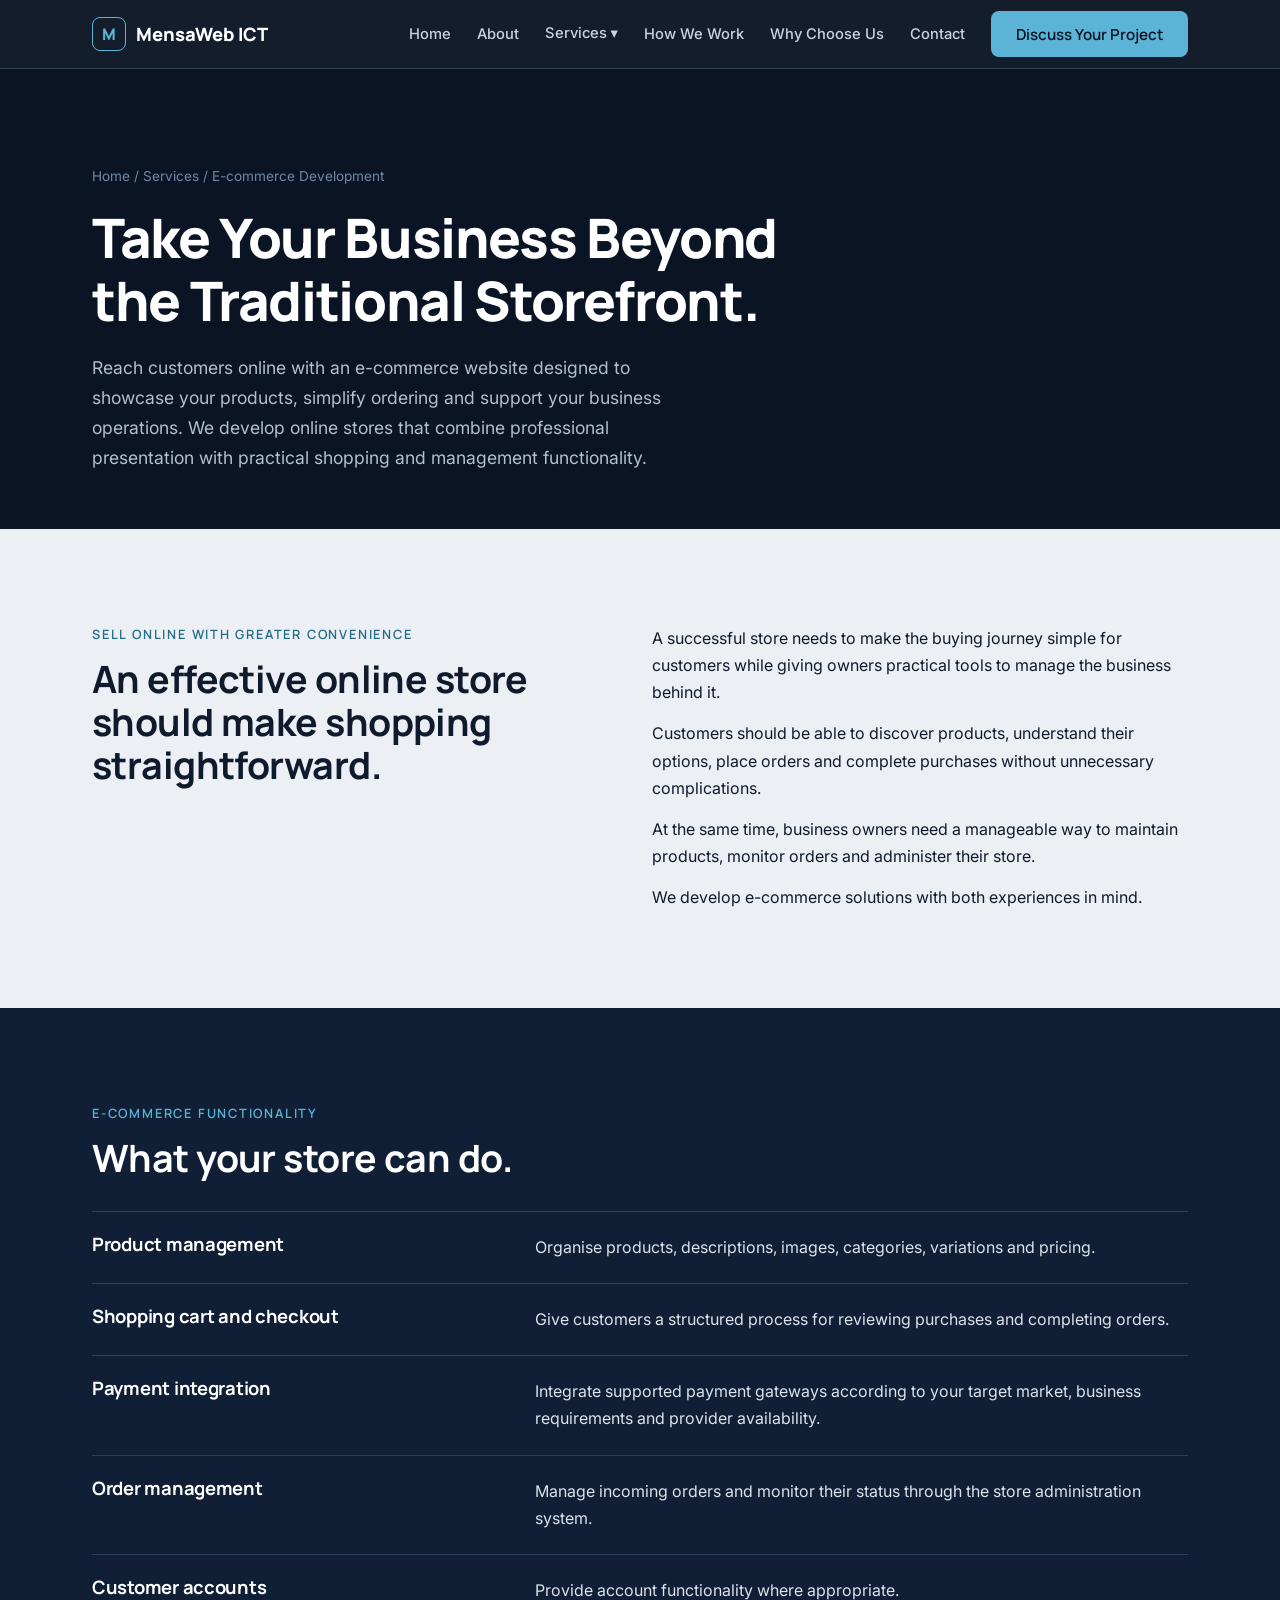
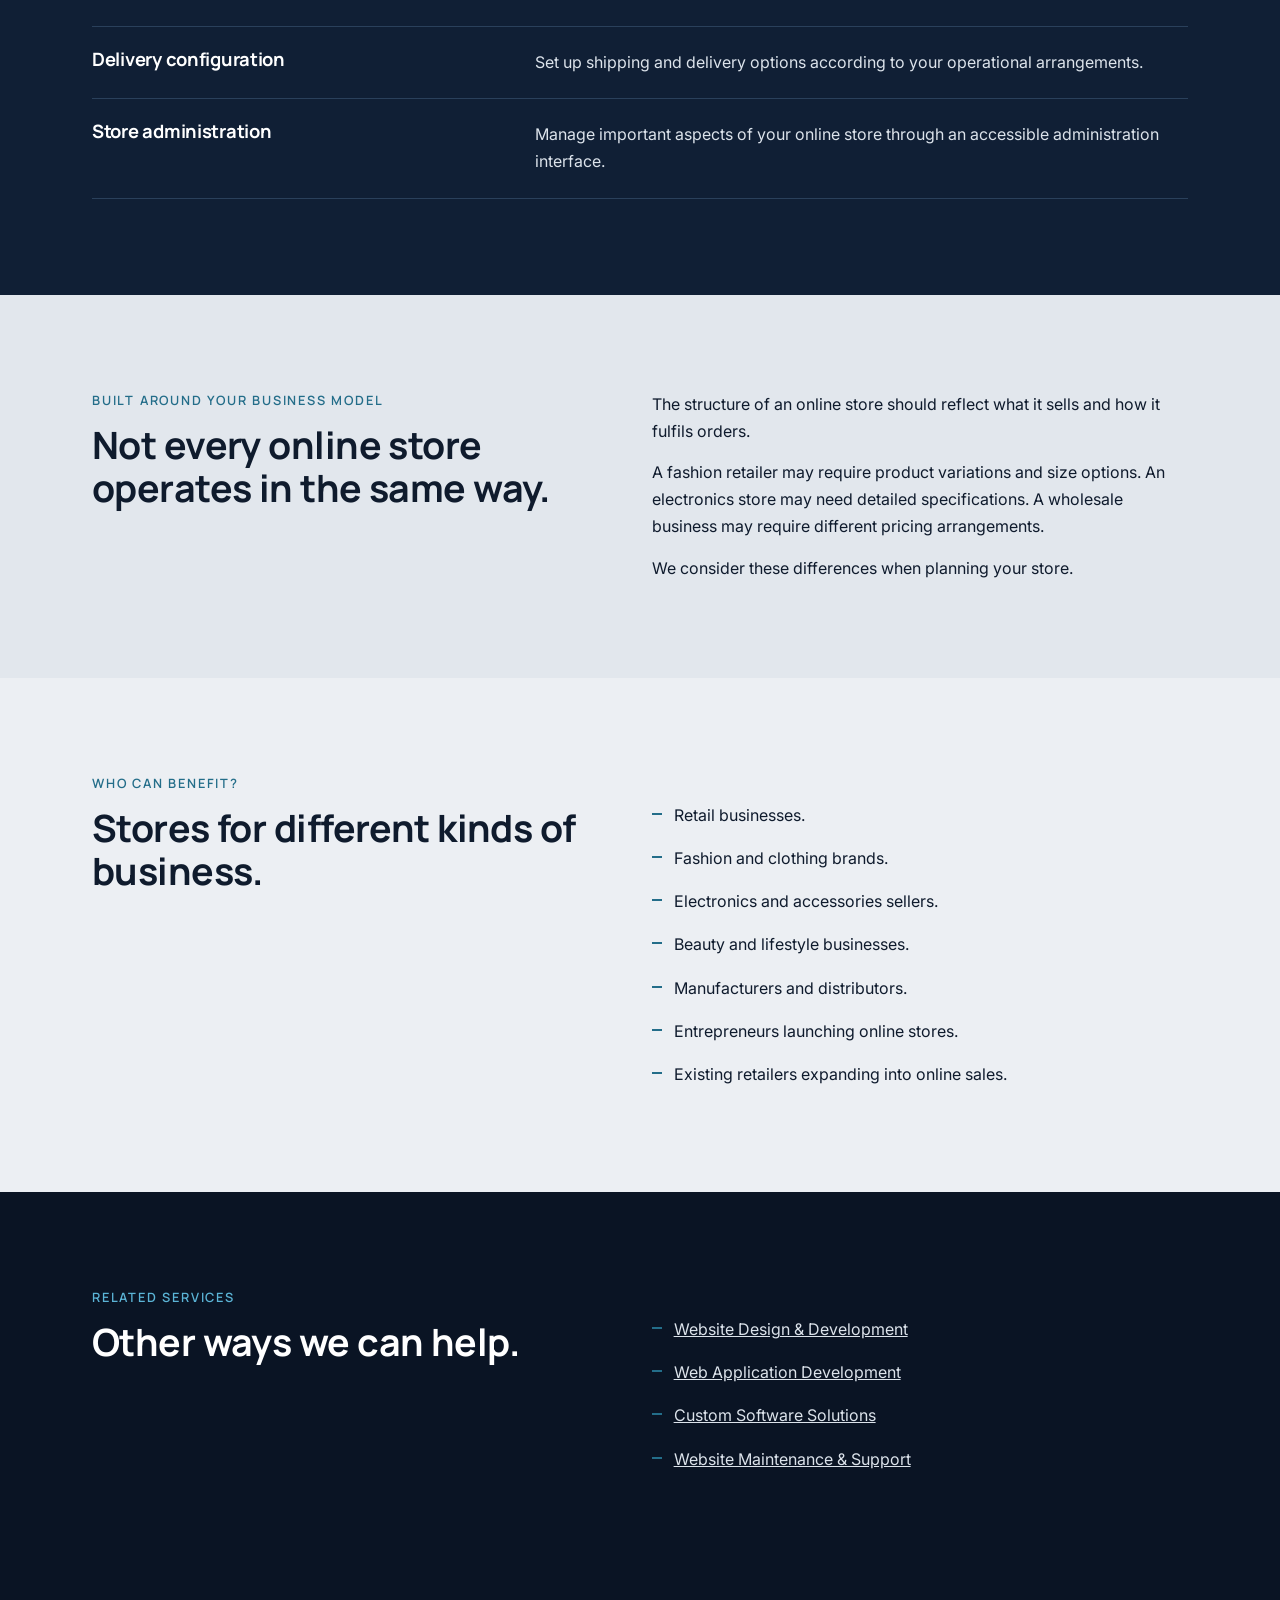
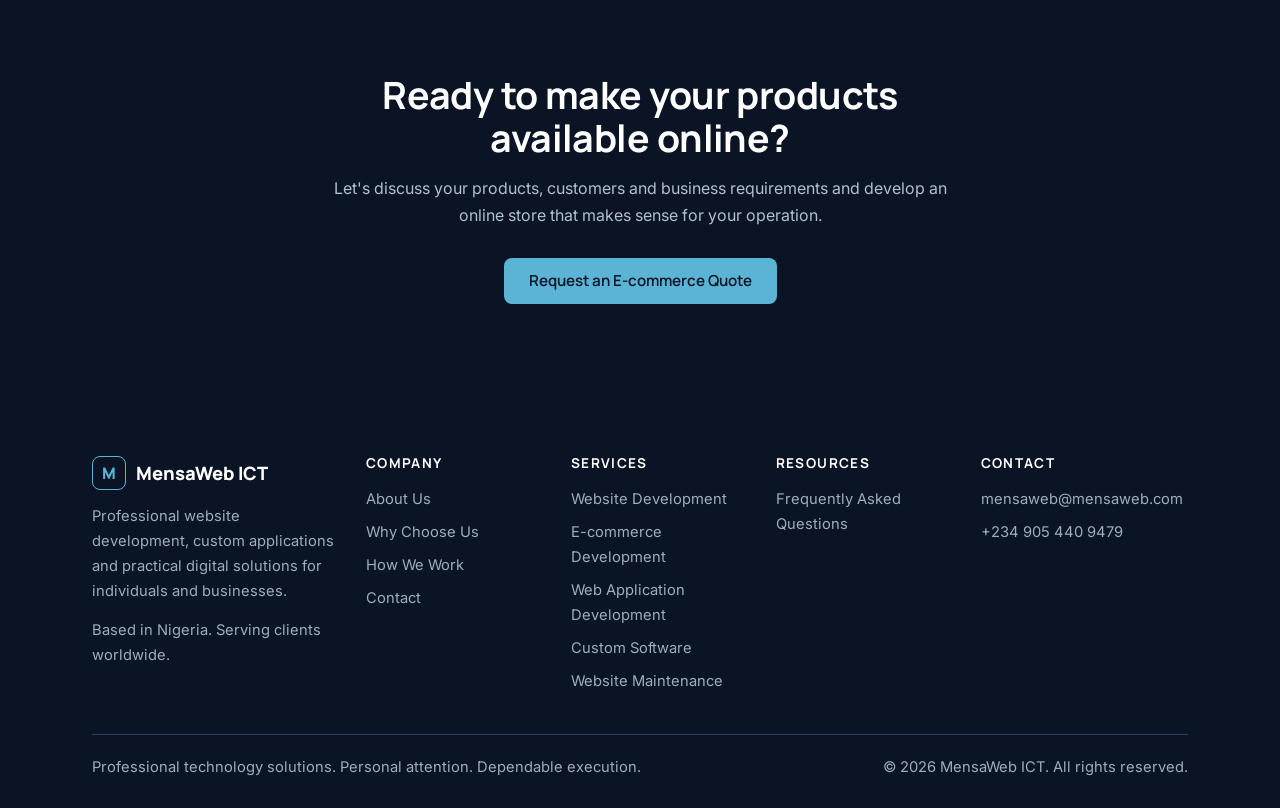
<file: services/ecommerce-development/index.html>
<!DOCTYPE html><html lang="en"><head><meta charset="UTF-8"><meta name="viewport" content="width=device-width, initial-scale=1">
<title>E-commerce Website Development | MensaWeb ICT</title><meta name="description" content="Online stores with product catalogues, checkout, payment integration and order management, built around your business model by MensaWeb ICT."><link rel="canonical" href="https://mensaweb.com/services/ecommerce-development/">
<link rel="icon" href="../../assets/favicon.svg" type="image/svg+xml"><meta property="og:type" content="website"><meta property="og:title" content="E-commerce Website Development | MensaWeb ICT"><meta property="og:description" content="Online stores with product catalogues, checkout, payment integration and order management, built around your business model by MensaWeb ICT."><meta property="og:url" content="https://mensaweb.com/services/ecommerce-development/"><meta property="og:site_name" content="MensaWeb ICT"><meta property="og:image" content="https://mensaweb.com/assets/og-image.png"><meta property="og:image:width" content="1200"><meta property="og:image:height" content="630">
<meta name="twitter:card" content="summary_large_image"><meta name="twitter:title" content="E-commerce Website Development | MensaWeb ICT"><meta name="twitter:description" content="Online stores with product catalogues, checkout, payment integration and order management, built around your business model by MensaWeb ICT."><meta name="twitter:image" content="https://mensaweb.com/assets/og-image.png"><meta name="theme-color" content="#0A1424">
<link rel="preconnect" href="https://fonts.googleapis.com"><link rel="preconnect" href="https://fonts.gstatic.com" crossorigin>
<link href="https://fonts.googleapis.com/css2?family=Inter:wght@400;500;600&family=Manrope:wght@600;700;800&display=swap" rel="stylesheet">
<style>:root{--mid:#0A1424;--navy:#101F35;--slate:#1A2D45;--line:#2A405B;--steel:#6F88A6;--silver:#B4BFCC;--off:#ECEFF3;--paper:#E2E7ED;--ink:#0F1B2D;--mute:#4A5B70;--acc:#5BB4D6;--accd:#236D89;--r:10px;--f:'Manrope',system-ui,sans-serif;--b:'Inter',system-ui,sans-serif}
*{margin:0;padding:0;box-sizing:border-box}html{scroll-behavior:smooth}
body{font:400 1rem/1.7 var(--b);color:var(--ink);background:var(--off);-webkit-font-smoothing:antialiased}
h1,h2,h3{font-family:var(--f);line-height:1.15;letter-spacing:-.015em}
a{color:inherit;text-decoration:none}img,svg{max-width:100%}
:focus-visible{outline:3px solid var(--acc);outline-offset:3px;border-radius:4px}
.skip{position:absolute;left:-999px;top:8px;background:#fff;color:var(--ink);padding:10px 16px;border-radius:8px;z-index:300}.skip:focus{left:8px}
.wrap{max-width:1140px;margin:0 auto;padding:0 22px}
section{padding:clamp(56px,8vw,96px) 0}
.dark{background:var(--navy);color:#DCE3EB}.deep{background:var(--mid);color:#DCE3EB}.paper{background:var(--paper)}
.dark h2,.deep h2,.dark h3,.deep h3,.dark h1,.deep h1{color:#fff}
.kick{font:600 .8rem var(--f);letter-spacing:.14em;text-transform:uppercase;color:var(--accd);margin-bottom:14px}
.dark .kick,.deep .kick{color:var(--acc)}
h2{font-size:clamp(1.65rem,3.2vw,2.35rem);font-weight:700;max-width:24ch}
h3{font-size:1.15rem;font-weight:700}
.sub{color:var(--mute);max-width:62ch;margin-top:16px}.dark .sub,.deep .sub{color:var(--silver)}
p+p{margin-top:14px}
.btn{display:inline-flex;align-items:center;justify-content:center;min-height:46px;padding:10px 24px;border-radius:8px;border:1.5px solid transparent;font:600 .95rem var(--f);cursor:pointer;transition:background .2s,border-color .2s,color .2s}
.btn-p{background:var(--acc);color:var(--mid)}.btn-p:hover{background:#7CC6E3}
.btn-o{border-color:var(--steel);color:inherit}.btn-o:hover{border-color:var(--acc);color:var(--acc)}
.light .btn-o,.paper .btn-o{border-color:var(--ink)}.actions{display:flex;gap:12px;flex-wrap:wrap;margin-top:28px}
header{position:sticky;top:0;z-index:100;background:rgba(10,20,36,.96);border-bottom:1px solid var(--line)}
nav{display:flex;align-items:center;justify-content:space-between;height:68px}
.logo{display:flex;align-items:center;gap:10px;font:800 1.15rem var(--f);color:#fff}
.mark{width:34px;height:34px;border-radius:8px;border:1.5px solid var(--acc);color:var(--acc);display:grid;place-items:center;font-size:1rem}
.links{display:flex;gap:26px;align-items:center;list-style:none}
.links>li{position:relative}
.links a:not(.btn),.dd-btn{color:#C9D3DE;font:500 .92rem var(--b);padding:8px 0;border:0;border-bottom:2px solid transparent;background:none;cursor:pointer}
.links a:not(.btn):hover,.dd-btn:hover,.links a[aria-current=page]{color:#fff;border-color:var(--acc)}
.sub-menu{display:none;position:absolute;top:100%;left:-14px;min-width:270px;background:var(--navy);border:1px solid var(--line);border-radius:var(--r);padding:8px;list-style:none;box-shadow:0 18px 40px -18px #000}
.dd.open .sub-menu,.dd:hover .sub-menu,.dd:focus-within .sub-menu{display:block}
.sub-menu a{display:block;padding:9px 12px!important;border:0!important;border-radius:6px}.sub-menu a:hover{background:var(--slate)}
.burger{display:none;width:46px;height:46px;border:0;background:none;cursor:pointer;color:#fff;font-size:1.5rem}
.hero{padding:clamp(56px,9vw,110px) 0}.hero .wrap{display:grid;grid-template-columns:1.2fr .8fr;gap:48px;align-items:center}
h1{font-size:clamp(2.1rem,4.8vw,3.4rem);font-weight:800;letter-spacing:-.025em;max-width:16ch}
.lead{font-size:1.1rem;color:var(--silver);max-width:54ch;margin-top:22px}
.tag{margin-top:26px;font:500 .9rem var(--f);color:var(--steel)}
.mock{position:relative;border:1px solid #30445C;border-radius:16px;background:linear-gradient(145deg,#13243A,#0A1424 72%);overflow:hidden;box-shadow:0 28px 70px -38px #000;min-height:330px}
.mock::before{content:"";position:absolute;width:230px;height:230px;border-radius:50%;right:-95px;top:42px;background:rgba(91,180,214,.10);filter:blur(2px)}
.mock-top{height:44px;display:flex;align-items:center;gap:12px;padding:0 16px;border-bottom:1px solid var(--line);position:relative}
.mock-dots{display:flex;gap:5px}.mock-dots i{width:6px;height:6px;border-radius:50%;background:#526A83}
.mock-url{font-size:.65rem;color:#91A5BA;background:#0A1424;border:1px solid #30445C;border-radius:5px;padding:4px 12px;flex:1;max-width:145px;text-align:center}
.mock-label{font:600 .55rem var(--f);letter-spacing:.12em;color:#7F9AB4;margin-left:auto}
.mock-body{position:relative;display:grid;grid-template-columns:.92fr 1.08fr;gap:12px;align-items:center;padding:32px 24px 28px}
.mock-copy{display:flex;flex-direction:column;align-items:flex-start;gap:12px}
.mock-eyebrow{font:700 .55rem var(--f);letter-spacing:.12em;color:var(--acc)}
.mock-copy>b{font:800 clamp(1rem,1.6vw,1.35rem)/1.16 var(--f);color:#F5F8FC;max-width:13ch}
.mock-copy>i{height:5px;width:88%;border-radius:5px;background:#30445C}
.mock-copy>i+ i{width:66%}
.mock-copy em{font:600 .6rem var(--f);font-style:normal;color:#0A1424;background:var(--acc);padding:8px 11px;border-radius:5px;margin-top:4px}
.mock-copy em span{padding-left:8px}
.mock-art{position:relative;padding:16px 0 12px 6px}
.art-panel{background:#E8EDF2;border-radius:8px;padding:10px;box-shadow:0 16px 35px -20px #000}
.art-nav{display:flex;align-items:center;gap:8px;border-bottom:1px solid #D0D8E1;padding-bottom:9px}
.art-nav b{width:30px;height:6px;background:#20344C;border-radius:4px;margin-right:auto}
.art-nav span{width:18px;height:4px;background:#A5B3C2;border-radius:4px}
.art-content{padding:13px 3px 4px}
.art-lines{display:grid;gap:5px;margin-bottom:12px}.art-lines i{height:5px;width:82%;background:#A5B3C2;border-radius:4px}.art-lines i:first-child{height:9px;width:64%;background:#20344C}.art-lines i:last-child{width:48%}
.art-blocks{display:grid;grid-template-columns:repeat(3,1fr);gap:6px}.art-blocks b{height:45px;border-radius:4px;background:linear-gradient(145deg,#B9CBD7,#D6E0E8)}
.art-blocks b:nth-child(2){background:linear-gradient(145deg,#8FB6C8,#C7D8E1)}
.mock-note{position:absolute;right:-4px;bottom:-4px;background:#1A2D45;border:1px solid #405B76;border-radius:7px;padding:9px 12px;display:flex;align-items:center;gap:8px;box-shadow:0 12px 25px -15px #000}
.mock-note span{font:700 .65rem var(--f);color:var(--acc)}.mock-note b{font:600 .65rem var(--f);color:#E8EDF2}
.cap{font-size:.7rem;color:#91A5BA;padding:0 22px 14px;position:relative}

.split{display:grid;grid-template-columns:1fr 1.1fr;gap:clamp(28px,6vw,72px);align-items:start}
.rows{list-style:none;border-top:1px solid var(--line)}
.rows li{display:grid;grid-template-columns:minmax(0,.9fr) minmax(0,1.4fr);gap:24px;padding:22px 0;border-bottom:1px solid var(--line)}
.rows a{color:var(--acc);font-weight:600;font-size:.9rem;display:inline-block;margin-top:8px}
.light .rows,.light .rows li{border-color:#C3CCD7}
.three{display:grid;grid-template-columns:repeat(3,1fr);gap:36px;margin-top:40px}
.three>div{border-top:2px solid var(--accd);padding-top:18px}.three p{color:var(--mute);margin-top:8px}
.dark .three p{color:var(--silver)}
.bullets{list-style:none;margin-top:20px}.bullets li{padding:8px 0 8px 22px;position:relative}.bullets li::before{content:"";position:absolute;left:0;top:19px;width:10px;height:2px;background:var(--accd)}
.steps{list-style:none;display:grid;grid-template-columns:repeat(5,1fr);gap:20px;margin-top:44px;counter-reset:s;position:relative}
.steps li{counter-increment:s;border-top:2px solid var(--line);padding-top:16px}
.steps li::before{content:"0" counter(s);font:700 .85rem var(--f);color:var(--acc);display:block;margin-bottom:6px}
.steps p{color:var(--silver);font-size:.94rem;margin-top:6px}
.cta{text-align:center}.cta h2{margin:0 auto}.cta .sub{margin:16px auto 0}.cta .actions{justify-content:center}
footer{background:var(--mid);color:#9FADBD;padding:56px 0 28px;font-size:.92rem}
.fgrid{display:grid;grid-template-columns:1.4fr 1fr 1fr 1fr 1.2fr;gap:32px}
footer .fh{font-weight:700;max-width:none;color:#fff;font-size:.85rem;letter-spacing:.1em;text-transform:uppercase;margin-bottom:12px}
footer ul{list-style:none}footer li{padding:4px 0}footer a:hover{color:var(--acc)}
.fbot{border-top:1px solid var(--line);margin-top:36px;padding-top:20px;display:flex;justify-content:space-between;gap:12px;flex-wrap:wrap}
form{display:grid;gap:18px}.row{display:grid;grid-template-columns:1fr 1fr;gap:18px}
label{display:block;font:600 .88rem var(--f);margin-bottom:6px}
input,select,textarea{width:100%;min-height:46px;padding:10px 12px;border:1.5px solid #9AA9BA;border-radius:8px;background:#F6F8FA;font:inherit;color:var(--ink)}
textarea{min-height:150px;resize:vertical}[aria-invalid=true]{border-color:#B42318}
.err{color:#B42318;font-size:.85rem;min-height:1.1em;margin-top:4px}
.hp{position:absolute;left:-9999px}
#status{padding:0;font-weight:500}#status.ok{padding:14px;border-radius:8px;background:#DCEBF2}#status.bad{padding:14px;border-radius:8px;background:#FBE4E1;color:#7A1A12}
.fine{font-size:.85rem;color:var(--mute)}
@media(max-width:900px){.hero .wrap,.split,.three,.fgrid,.row{grid-template-columns:1fr}.steps{grid-template-columns:1fr 1fr}.rows li{grid-template-columns:1fr;gap:6px}
.burger{display:block}.links{display:none;position:absolute;top:68px;left:0;right:0;flex-direction:column;align-items:stretch;gap:0;background:var(--navy);padding:12px 22px 22px;border-bottom:1px solid var(--line)}
.links.open{display:flex}.links>li{border-bottom:1px solid var(--line)}.links a:not(.btn),.dd-btn{display:block;width:100%;text-align:left;padding:14px 0}
 .sub-menu{display:none;position:static;border:0;box-shadow:none;padding:0 0 8px 12px;min-width:0}
.dd:hover:not(.open) .sub-menu{display:none}.dd.open .sub-menu{display:block}.dd:focus-within:not(.open) .sub-menu{display:none}.links .btn{margin-top:14px}}
@media(max-width:520px){.steps{grid-template-columns:1fr}.mock-body{grid-template-columns:1fr;gap:20px;padding:25px 20px 22px}.mock-copy>b{max-width:18ch;font-size:1.25rem}.mock-art{max-width:280px;width:90%;margin:0 auto}.mock{min-height:0}.mock-label{font-size:.48rem}}
@media(prefers-reduced-motion:reduce){*{transition:none!important;scroll-behavior:auto!important}}
.benefit{margin-top:20px;padding-left:14px;border-left:2px solid var(--acc);color:var(--silver)}.light .benefit{color:var(--mute);border-color:var(--accd)}
.rev>:first-child{order:2}
.tl{list-style:none;margin-top:0;border-left:2px solid var(--line);padding-left:28px;max-width:820px}
.tl>li{position:relative;padding-bottom:40px}.tl>li::before{content:"";position:absolute;left:-37px;top:8px;width:14px;height:14px;border-radius:50%;background:var(--mid);border:2px solid var(--acc)}
.tl .n{font:700 .8rem var(--f);letter-spacing:.12em;text-transform:uppercase;color:var(--acc)}.tl .st{max-width:none;font-size:1.35rem;margin:4px 0 2px}.tl .tg{font:600 1rem var(--f);color:var(--silver);margin-bottom:10px}.tl p{color:var(--silver)}
.faq{max-width:820px;margin-top:28px;border-top:1px solid #C3CCD7}
.faq details{border-bottom:1px solid #C3CCD7}.faq summary{cursor:pointer;list-style:none;padding:18px 36px 18px 0;font:700 1.05rem var(--f);position:relative;min-height:56px}
.faq summary::-webkit-details-marker{display:none}.faq summary::after{content:"+";position:absolute;right:4px;top:14px;font-size:1.5rem;color:var(--accd)}
.faq details[open] summary::after{content:"\2212"}.faq .a{padding:0 0 20px;color:var(--mute);max-width:68ch}
.crumbs{font-size:.85rem;color:var(--steel);margin-bottom:18px}.crumbs a:hover{color:var(--acc)}
@media(max-width:900px){.rev>:first-child{order:0}}
.trust{background:var(--navy);border-top:1px solid var(--line);border-bottom:1px solid var(--line);padding:24px 0}
.trust ul{list-style:none;display:grid;grid-template-columns:repeat(4,1fr);gap:24px}
.trust li{font:600 .9rem/1.4 var(--f);color:#E8EDF2;padding-left:14px;border-left:2px solid var(--acc)}
.trust li span{display:block;font:400 .8rem var(--b);color:var(--silver);margin-top:2px}
.cards{display:grid;grid-template-columns:repeat(3,1fr);gap:20px;margin-top:36px}
.card{background:#F3F5F8;border:1px solid #C3CCD7;border-radius:12px;padding:26px;display:flex;flex-direction:column;gap:10px;transition:border-color .2s,transform .2s}
.card:hover{border-color:var(--accd);transform:translateY(-2px)}
.card .ico{width:40px;height:40px;color:var(--accd);margin-bottom:4px}
.card .prob{font:600 .82rem/1.45 var(--b);color:var(--ink)}.card p+p{margin-top:0;color:var(--mute);font-size:.95rem}
.card a{margin-top:auto;padding-top:8px;font:600 .92rem var(--f);color:var(--accd)}.card a:hover{text-decoration:underline}
.card.tile{background:var(--navy);border-color:var(--navy);justify-content:center}.card.tile h3{color:#fff}.card.tile p{color:var(--silver)}.card.tile a{color:var(--acc)}
.sr{position:absolute;width:1px;height:1px;overflow:hidden;clip:rect(0 0 0 0);white-space:nowrap}
@media(max-width:900px){.trust ul{grid-template-columns:1fr 1fr}.cards{grid-template-columns:1fr 1fr}}
@media(max-width:560px){.trust ul,.cards{grid-template-columns:1fr}}
</style><script type="application/ld+json">[{"@context": "https://schema.org", "@type": "Organization", "name": "MensaWeb ICT", "url": "https://mensaweb.com/", "email": "mensaweb@mensaweb.com", "areaServed": "Worldwide", "address": {"@type": "PostalAddress", "addressCountry": "NG"}}, {"@context": "https://schema.org", "@type": "Service", "name": "E-commerce Development", "description": "Online stores designed to help businesses showcase products, manage their online operations and provide customers with a convenient shopping experience.", "url": "https://mensaweb.com/services/ecommerce-development/", "provider": {"@type": "Organization", "name": "MensaWeb ICT", "url": "https://mensaweb.com/"}, "areaServed": "Worldwide"}, {"@context": "https://schema.org", "@type": "BreadcrumbList", "itemListElement": [{"@type": "ListItem", "position": 1, "name": "Home", "item": "https://mensaweb.com/"}, {"@type": "ListItem", "position": 2, "name": "Services", "item": "https://mensaweb.com/services/"}, {"@type": "ListItem", "position": 3, "name": "E-commerce Development", "item": "https://mensaweb.com/services/ecommerce-development/"}]}]</script></head>
<body><a class="skip" href="#main">Skip to content</a><header><div class="wrap"><nav aria-label="Main"><a href="../../index.html" class="logo" aria-label="MensaWeb ICT home"><span class="mark" aria-hidden="true">M</span>MensaWeb ICT</a><button class="burger" id="burger" aria-expanded="false" aria-controls="links" aria-label="Menu">&#9776;</button><ul class="links" id="links"><li><a href="../../index.html">Home</a></li><li><a href="../../about/index.html">About</a></li><li class="dd"><button class="dd-btn" aria-expanded="false" aria-haspopup="true" aria-controls="services-submenu">Services &#9662;</button><ul class="sub-menu" id="services-submenu"><li><a href="../../services/index.html">All Services</a></li><li><a href="../../services/website-design-development/index.html">Website Design & Development</a></li><li><a href="../../services/ecommerce-development/index.html">E-commerce Development</a></li><li><a href="../../services/web-application-development/index.html">Web Application Development</a></li><li><a href="../../services/custom-software-development/index.html">Custom Software Solutions</a></li><li><a href="../../services/website-maintenance-support/index.html">Website Maintenance & Support</a></li></ul></li><li><a href="../../how-we-work/index.html">How We Work</a></li><li><a href="../../why-choose-us/index.html">Why Choose Us</a></li><li><a href="../../contact/index.html">Contact</a></li><li><a href="../../contact/index.html" class="btn btn-p">Discuss Your Project</a></li></ul></nav></div></header><main id="main"><section class="deep" style="padding-bottom:56px"><div class="wrap"><p class="crumbs"><a href="../../index.html">Home</a> / <a href="../../services/index.html">Services</a> / E-commerce Development</p><h1 style="max-width:20ch">Take Your Business Beyond the Traditional Storefront.</h1><p class="lead">Reach customers online with an e-commerce website designed to showcase your products, simplify ordering and support your business operations. We develop online stores that combine professional presentation with practical shopping and management functionality.</p></div></section><section class="light"><div class="wrap split"><div><p class="kick">Sell online with greater convenience</p><h2>An effective online store should make shopping straightforward.</h2></div><div><p>A successful store needs to make the buying journey simple for customers while giving owners practical tools to manage the business behind it.</p><p>Customers should be able to discover products, understand their options, place orders and complete purchases without unnecessary complications.</p><p>At the same time, business owners need a manageable way to maintain products, monitor orders and administer their store.</p><p>We develop e-commerce solutions with both experiences in mind.</p></div></div></section><section class="dark"><div class="wrap"><p class="kick">E-commerce functionality</p><h2>What your store can do.</h2><ul class="rows" style="margin-top:32px"><li><div><h3>Product management</h3></div><div><p>Organise products, descriptions, images, categories, variations and pricing.</p></div></li><li><div><h3>Shopping cart and checkout</h3></div><div><p>Give customers a structured process for reviewing purchases and completing orders.</p></div></li><li><div><h3>Payment integration</h3></div><div><p>Integrate supported payment gateways according to your target market, business requirements and provider availability.</p></div></li><li><div><h3>Order management</h3></div><div><p>Manage incoming orders and monitor their status through the store administration system.</p></div></li><li><div><h3>Customer accounts</h3></div><div><p>Provide account functionality where appropriate.</p></div></li><li><div><h3>Delivery configuration</h3></div><div><p>Set up shipping and delivery options according to your operational arrangements.</p></div></li><li><div><h3>Store administration</h3></div><div><p>Manage important aspects of your online store through an accessible administration interface.</p></div></li></ul></div></section><section class="paper light"><div class="wrap split"><div><p class="kick">Built around your business model</p><h2>Not every online store operates in the same way.</h2></div><div><p>The structure of an online store should reflect what it sells and how it fulfils orders.</p><p>A fashion retailer may require product variations and size options. An electronics store may need detailed specifications. A wholesale business may require different pricing arrangements.</p><p>We consider these differences when planning your store.</p></div></div></section><section class="light"><div class="wrap split"><div><p class="kick">Who can benefit?</p><h2>Stores for different kinds of business.</h2></div><div><ul class="bullets"><li>Retail businesses.</li><li>Fashion and clothing brands.</li><li>Electronics and accessories sellers.</li><li>Beauty and lifestyle businesses.</li><li>Manufacturers and distributors.</li><li>Entrepreneurs launching online stores.</li><li>Existing retailers expanding into online sales.</li></ul></div></div></section><section class="deep"><div class="wrap split"><div><p class="kick">Related services</p><h2>Other ways we can help.</h2></div><div><ul class="bullets"><li><a href="../../services/website-design-development/index.html" style="text-decoration:underline">Website Design & Development</a></li><li><a href="../../services/web-application-development/index.html" style="text-decoration:underline">Web Application Development</a></li><li><a href="../../services/custom-software-development/index.html" style="text-decoration:underline">Custom Software Solutions</a></li><li><a href="../../services/website-maintenance-support/index.html" style="text-decoration:underline">Website Maintenance & Support</a></li></ul></div></div></section><section class="deep cta"><div class="wrap"><h2>Ready to make your products available online?</h2><p class="sub">Let's discuss your products, customers and business requirements and develop an online store that makes sense for your operation.</p><div class="actions"><a class="btn btn-p" href="../../contact/index.html">Request an E-commerce Quote</a></div></div></section></main><footer><div class="wrap"><div class="fgrid">
<div><a href="../../index.html" class="logo"><span class="mark" aria-hidden="true">M</span>MensaWeb ICT</a><p style="margin-top:14px">Professional website development, custom applications and practical digital solutions for individuals and businesses.</p><p>Based in Nigeria. Serving clients worldwide.</p></div>
<div><h2 class="fh">Company</h2><ul><li><a href="../../about/index.html">About Us</a></li><li><a href="../../why-choose-us/index.html">Why Choose Us</a></li><li><a href="../../how-we-work/index.html">How We Work</a></li><li><a href="../../contact/index.html">Contact</a></li></ul></div>
<div><h2 class="fh">Services</h2><ul><li><a href="../../services/website-design-development/index.html">Website Development</a></li><li><a href="../../services/ecommerce-development/index.html">E-commerce Development</a></li><li><a href="../../services/web-application-development/index.html">Web Application Development</a></li><li><a href="../../services/custom-software-development/index.html">Custom Software</a></li><li><a href="../../services/website-maintenance-support/index.html">Website Maintenance</a></li></ul></div>
<div><h2 class="fh">Resources</h2><ul><li><a href="../../faq/index.html">Frequently Asked Questions</a></li></ul></div>
<div><h2 class="fh">Contact</h2><ul><li><a href="mailto:mensaweb@mensaweb.com">mensaweb@mensaweb.com</a></li><li><a href="tel:+2349054409479">+234 905 440 9479</a></li></ul></div></div>
<div class="fbot"><span>Professional technology solutions. Personal attention. Dependable execution.</span><span>&copy; 2026 MensaWeb ICT. All rights reserved.</span></div></div></footer><script>(()=>{const $=s=>document.querySelector(s);
const b=$('#burger'),l=$('#links');
if(b){b.onclick=()=>{const o=l.classList.toggle('open');b.setAttribute('aria-expanded',o)}}
const dd=$('.dd-btn');
if(dd){dd.onclick=()=>{const p=dd.parentElement,o=p.classList.toggle('open');dd.setAttribute('aria-expanded',o)}}
document.addEventListener('keydown',e=>{if(e.key==='Escape'){l&&l.classList.remove('open');b&&b.setAttribute('aria-expanded','false');const p=$('.dd.open');if(p){p.classList.remove('open');dd.setAttribute('aria-expanded','false');dd.focus()}}});
const f=$('#form');if(!f)return;
const CONFIG={email:'mensaweb@mensaweb.com',endpoint:'https://formbold.com/s/3qXr1'}; // Formbold form endpoint (form ID is public by design)
const st=$('#status'),v=n=>f.elements[n].value.trim();
const bad=(n,m)=>{$('#e-'+n).textContent=m;f.elements[n].setAttribute('aria-invalid',!!m);return !m};
const check=()=>{const a=bad('name',v('name').length<2?'Please enter your full name.':''),
c=bad('email',/^[^\s@]+@[^\s@]+\.[^\s@]+$/.test(v('email'))?'':'Please enter a valid email address.'),
d=bad('message',v('message').length<10?'Please describe your project (at least 10 characters).':'');
if(!(a&&c&&d))f.querySelector('[aria-invalid=true]').focus();return a&&c&&d};
['name','email','message'].forEach(n=>f.elements[n].addEventListener('input',()=>{if(f.elements[n].getAttribute('aria-invalid')==='true')check()}));
f.onsubmit=async e=>{e.preventDefault();if(f.elements.website.value)return;if(!check())return;
const data={name:v('name'),email:v('email'),phone:v('phone'),organisation:v('org'),service:v('service'),budget:v('budget'),message:v('message')};
if(CONFIG.endpoint){const btn=$('#send');btn.disabled=true;
try{const r=await fetch(CONFIG.endpoint,{method:'POST',headers:{'Content-Type':'application/json',Accept:'application/json'},body:JSON.stringify(data)});if(!r.ok)throw 0;
st.className='ok';st.textContent='Thank you. Your enquiry has been sent.';f.reset()}catch{st.className='bad';st.textContent='Sending failed. Please try again or email '+CONFIG.email+'.'}btn.disabled=false}
else{const body=Object.entries(data).map(([k,x])=>k+': '+(x||'n/a')).join('\n');
st.className='ok';st.innerHTML='Your enquiry is ready. This site has no form service connected yet, so it will be sent from your own email app: <a class="btn btn-p" style="margin-top:10px" href="mailto:'+CONFIG.email+'?subject='+encodeURIComponent('Project enquiry: '+data.service)+'&body='+encodeURIComponent(body)+'">Open email to send</a>'}
st.setAttribute('tabindex','-1');st.focus()}})();
</script></body></html>
</file>
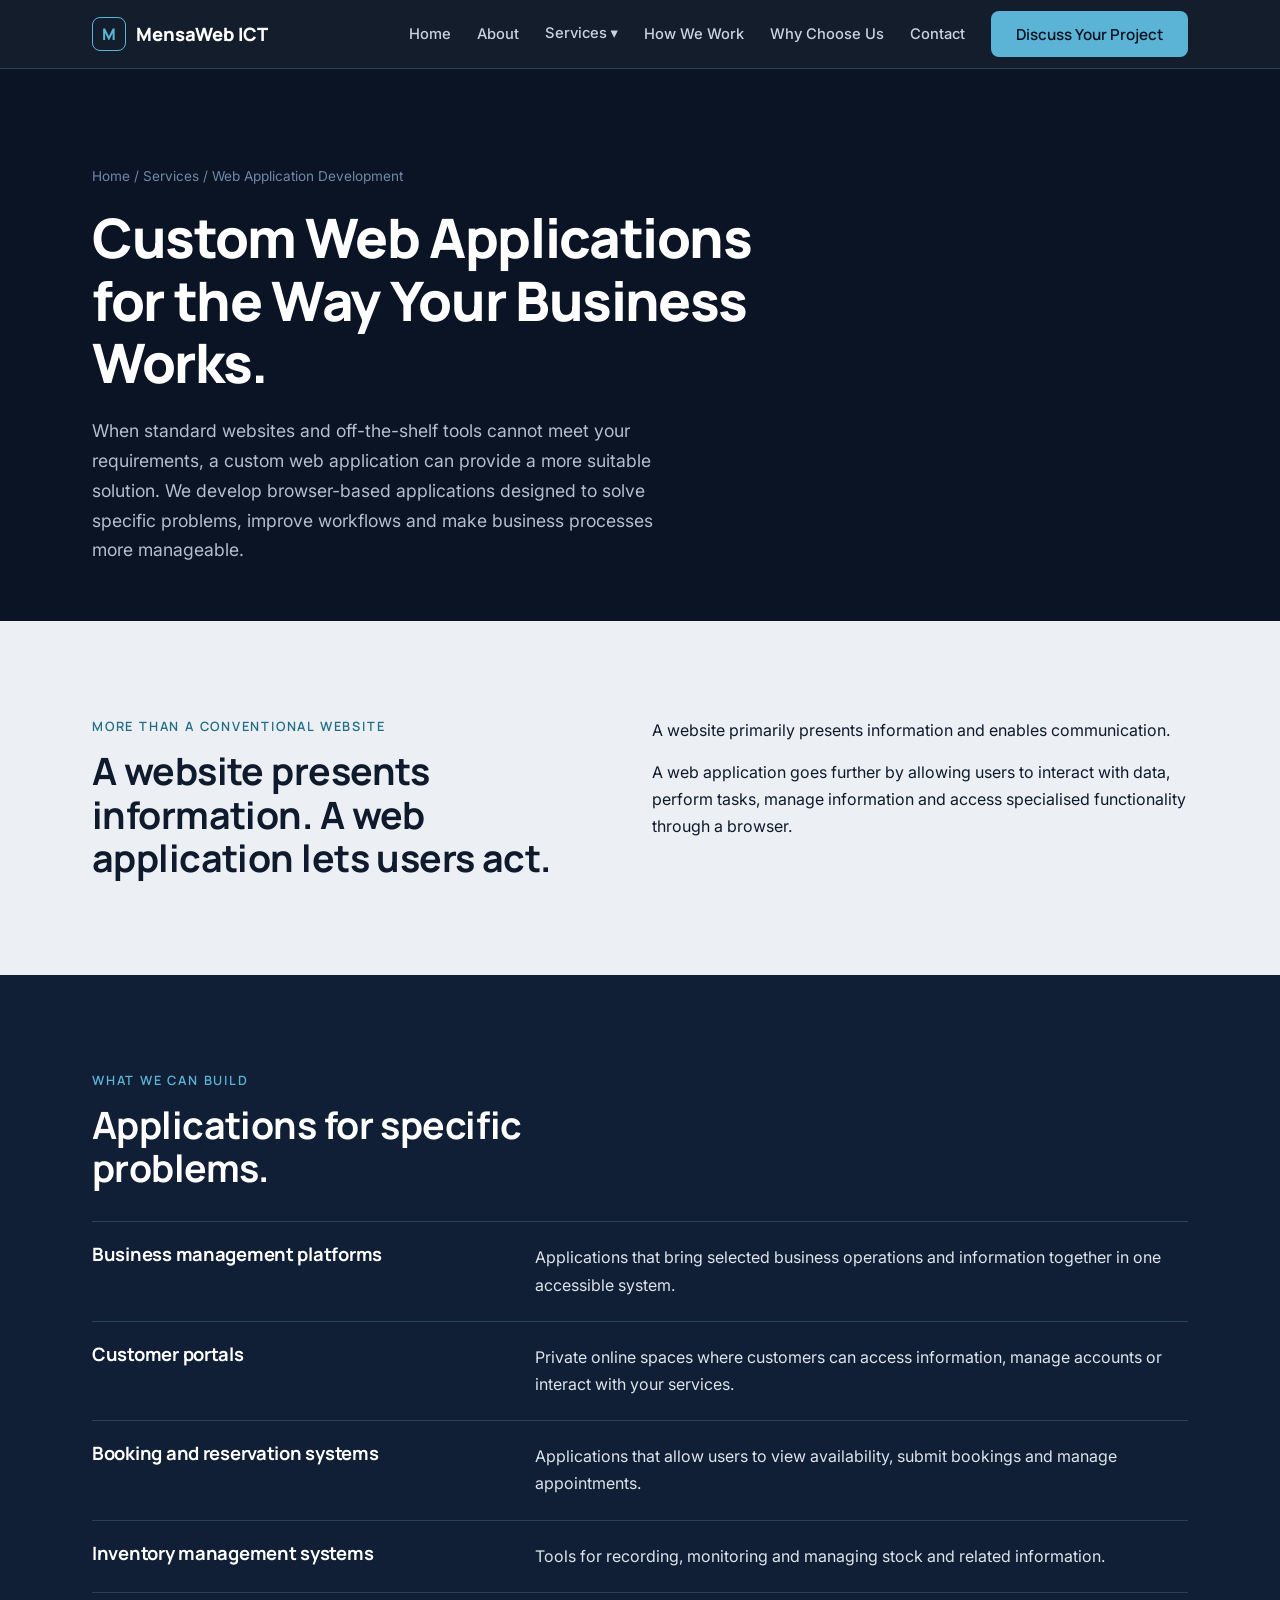
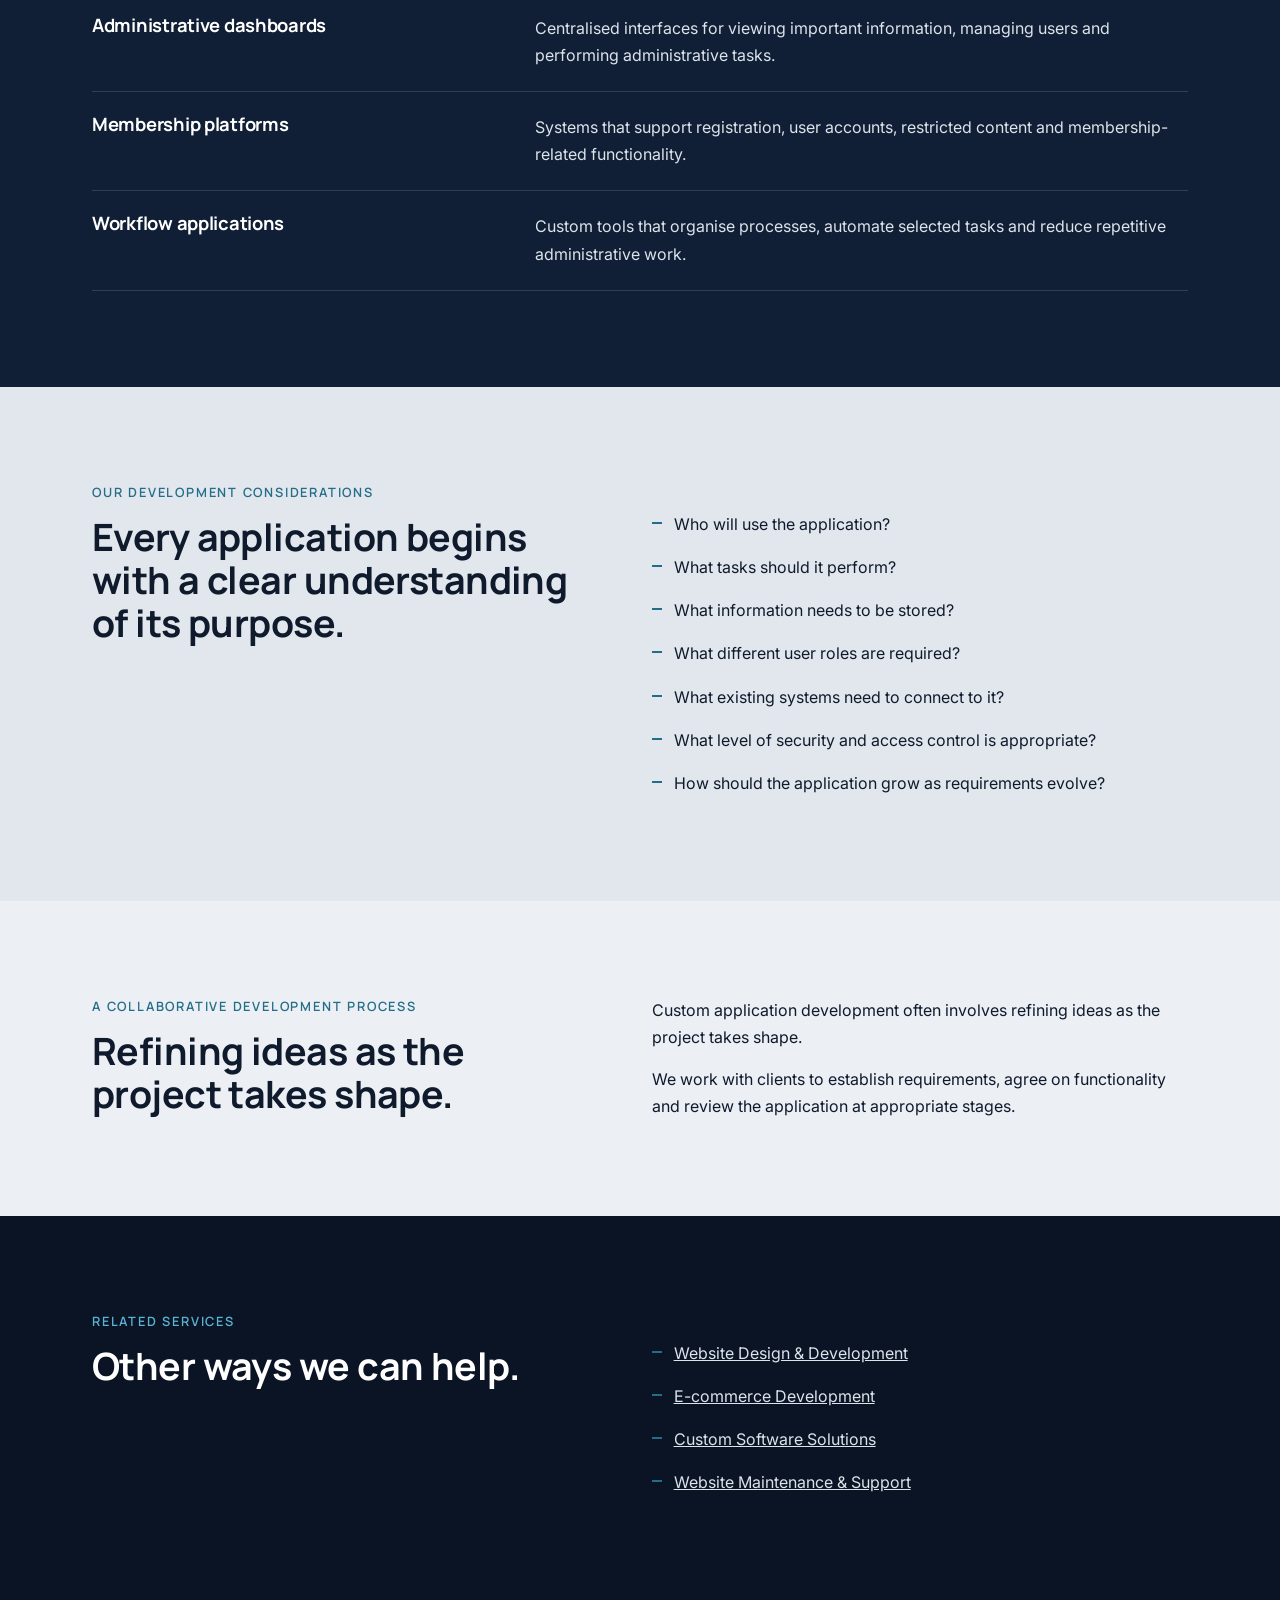
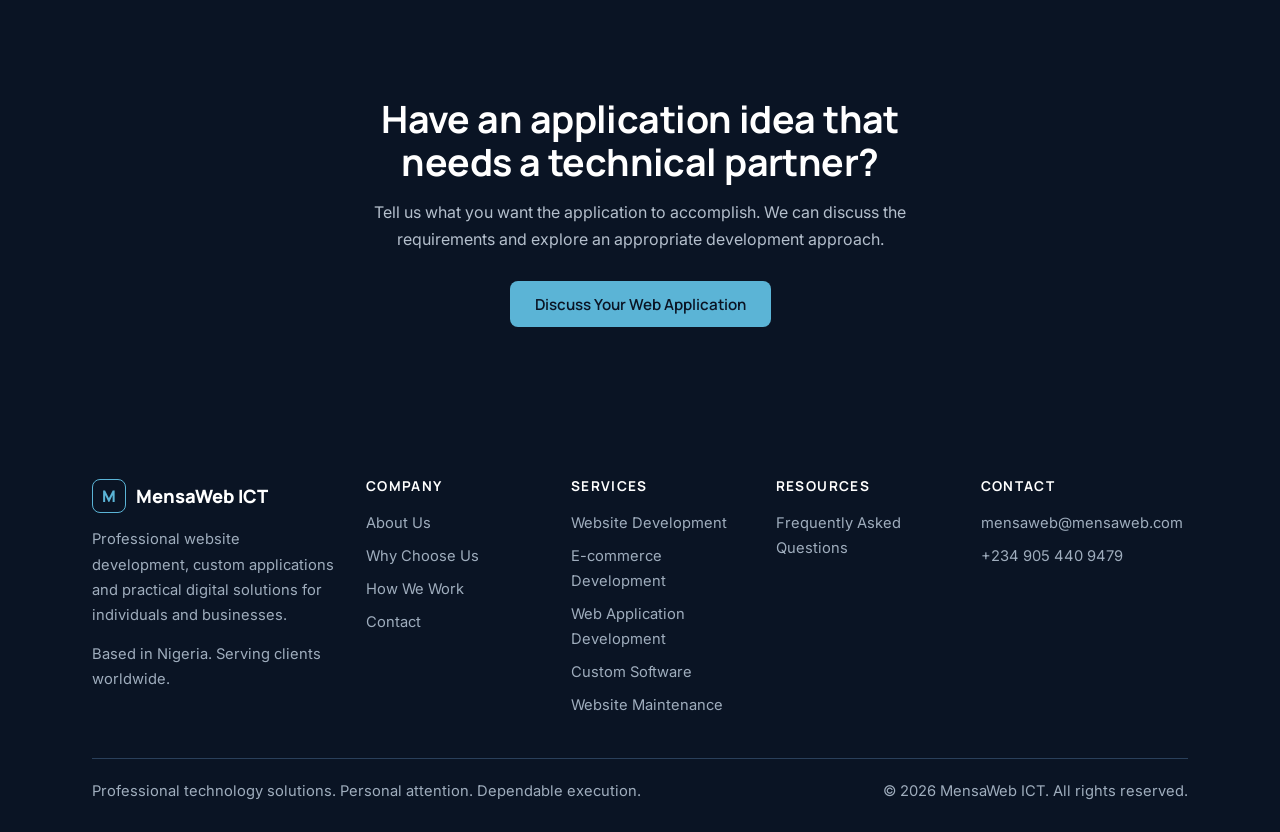
<file: services/web-application-development/index.html>
<!DOCTYPE html><html lang="en"><head><meta charset="UTF-8"><meta name="viewport" content="width=device-width, initial-scale=1">
<title>Custom Web Application Development | MensaWeb ICT</title><meta name="description" content="Custom portals, dashboards, booking and inventory systems and workflow applications built around your requirements by MensaWeb ICT."><link rel="canonical" href="https://mensaweb.com/services/web-application-development/">
<link rel="icon" href="../../assets/favicon.svg" type="image/svg+xml"><meta property="og:type" content="website"><meta property="og:title" content="Custom Web Application Development | MensaWeb ICT"><meta property="og:description" content="Custom portals, dashboards, booking and inventory systems and workflow applications built around your requirements by MensaWeb ICT."><meta property="og:url" content="https://mensaweb.com/services/web-application-development/"><meta property="og:site_name" content="MensaWeb ICT"><meta property="og:image" content="https://mensaweb.com/assets/og-image.png"><meta property="og:image:width" content="1200"><meta property="og:image:height" content="630">
<meta name="twitter:card" content="summary_large_image"><meta name="twitter:title" content="Custom Web Application Development | MensaWeb ICT"><meta name="twitter:description" content="Custom portals, dashboards, booking and inventory systems and workflow applications built around your requirements by MensaWeb ICT."><meta name="twitter:image" content="https://mensaweb.com/assets/og-image.png"><meta name="theme-color" content="#0A1424">
<link rel="preconnect" href="https://fonts.googleapis.com"><link rel="preconnect" href="https://fonts.gstatic.com" crossorigin>
<link href="https://fonts.googleapis.com/css2?family=Inter:wght@400;500;600&family=Manrope:wght@600;700;800&display=swap" rel="stylesheet">
<style>:root{--mid:#0A1424;--navy:#101F35;--slate:#1A2D45;--line:#2A405B;--steel:#6F88A6;--silver:#B4BFCC;--off:#ECEFF3;--paper:#E2E7ED;--ink:#0F1B2D;--mute:#4A5B70;--acc:#5BB4D6;--accd:#236D89;--r:10px;--f:'Manrope',system-ui,sans-serif;--b:'Inter',system-ui,sans-serif}
*{margin:0;padding:0;box-sizing:border-box}html{scroll-behavior:smooth}
body{font:400 1rem/1.7 var(--b);color:var(--ink);background:var(--off);-webkit-font-smoothing:antialiased}
h1,h2,h3{font-family:var(--f);line-height:1.15;letter-spacing:-.015em}
a{color:inherit;text-decoration:none}img,svg{max-width:100%}
:focus-visible{outline:3px solid var(--acc);outline-offset:3px;border-radius:4px}
.skip{position:absolute;left:-999px;top:8px;background:#fff;color:var(--ink);padding:10px 16px;border-radius:8px;z-index:300}.skip:focus{left:8px}
.wrap{max-width:1140px;margin:0 auto;padding:0 22px}
section{padding:clamp(56px,8vw,96px) 0}
.dark{background:var(--navy);color:#DCE3EB}.deep{background:var(--mid);color:#DCE3EB}.paper{background:var(--paper)}
.dark h2,.deep h2,.dark h3,.deep h3,.dark h1,.deep h1{color:#fff}
.kick{font:600 .8rem var(--f);letter-spacing:.14em;text-transform:uppercase;color:var(--accd);margin-bottom:14px}
.dark .kick,.deep .kick{color:var(--acc)}
h2{font-size:clamp(1.65rem,3.2vw,2.35rem);font-weight:700;max-width:24ch}
h3{font-size:1.15rem;font-weight:700}
.sub{color:var(--mute);max-width:62ch;margin-top:16px}.dark .sub,.deep .sub{color:var(--silver)}
p+p{margin-top:14px}
.btn{display:inline-flex;align-items:center;justify-content:center;min-height:46px;padding:10px 24px;border-radius:8px;border:1.5px solid transparent;font:600 .95rem var(--f);cursor:pointer;transition:background .2s,border-color .2s,color .2s}
.btn-p{background:var(--acc);color:var(--mid)}.btn-p:hover{background:#7CC6E3}
.btn-o{border-color:var(--steel);color:inherit}.btn-o:hover{border-color:var(--acc);color:var(--acc)}
.light .btn-o,.paper .btn-o{border-color:var(--ink)}.actions{display:flex;gap:12px;flex-wrap:wrap;margin-top:28px}
header{position:sticky;top:0;z-index:100;background:rgba(10,20,36,.96);border-bottom:1px solid var(--line)}
nav{display:flex;align-items:center;justify-content:space-between;height:68px}
.logo{display:flex;align-items:center;gap:10px;font:800 1.15rem var(--f);color:#fff}
.mark{width:34px;height:34px;border-radius:8px;border:1.5px solid var(--acc);color:var(--acc);display:grid;place-items:center;font-size:1rem}
.links{display:flex;gap:26px;align-items:center;list-style:none}
.links>li{position:relative}
.links a:not(.btn),.dd-btn{color:#C9D3DE;font:500 .92rem var(--b);padding:8px 0;border:0;border-bottom:2px solid transparent;background:none;cursor:pointer}
.links a:not(.btn):hover,.dd-btn:hover,.links a[aria-current=page]{color:#fff;border-color:var(--acc)}
.sub-menu{display:none;position:absolute;top:100%;left:-14px;min-width:270px;background:var(--navy);border:1px solid var(--line);border-radius:var(--r);padding:8px;list-style:none;box-shadow:0 18px 40px -18px #000}
.dd.open .sub-menu,.dd:hover .sub-menu,.dd:focus-within .sub-menu{display:block}
.sub-menu a{display:block;padding:9px 12px!important;border:0!important;border-radius:6px}.sub-menu a:hover{background:var(--slate)}
.burger{display:none;width:46px;height:46px;border:0;background:none;cursor:pointer;color:#fff;font-size:1.5rem}
.hero{padding:clamp(56px,9vw,110px) 0}.hero .wrap{display:grid;grid-template-columns:1.2fr .8fr;gap:48px;align-items:center}
h1{font-size:clamp(2.1rem,4.8vw,3.4rem);font-weight:800;letter-spacing:-.025em;max-width:16ch}
.lead{font-size:1.1rem;color:var(--silver);max-width:54ch;margin-top:22px}
.tag{margin-top:26px;font:500 .9rem var(--f);color:var(--steel)}
.mock{position:relative;border:1px solid #30445C;border-radius:16px;background:linear-gradient(145deg,#13243A,#0A1424 72%);overflow:hidden;box-shadow:0 28px 70px -38px #000;min-height:330px}
.mock::before{content:"";position:absolute;width:230px;height:230px;border-radius:50%;right:-95px;top:42px;background:rgba(91,180,214,.10);filter:blur(2px)}
.mock-top{height:44px;display:flex;align-items:center;gap:12px;padding:0 16px;border-bottom:1px solid var(--line);position:relative}
.mock-dots{display:flex;gap:5px}.mock-dots i{width:6px;height:6px;border-radius:50%;background:#526A83}
.mock-url{font-size:.65rem;color:#91A5BA;background:#0A1424;border:1px solid #30445C;border-radius:5px;padding:4px 12px;flex:1;max-width:145px;text-align:center}
.mock-label{font:600 .55rem var(--f);letter-spacing:.12em;color:#7F9AB4;margin-left:auto}
.mock-body{position:relative;display:grid;grid-template-columns:.92fr 1.08fr;gap:12px;align-items:center;padding:32px 24px 28px}
.mock-copy{display:flex;flex-direction:column;align-items:flex-start;gap:12px}
.mock-eyebrow{font:700 .55rem var(--f);letter-spacing:.12em;color:var(--acc)}
.mock-copy>b{font:800 clamp(1rem,1.6vw,1.35rem)/1.16 var(--f);color:#F5F8FC;max-width:13ch}
.mock-copy>i{height:5px;width:88%;border-radius:5px;background:#30445C}
.mock-copy>i+ i{width:66%}
.mock-copy em{font:600 .6rem var(--f);font-style:normal;color:#0A1424;background:var(--acc);padding:8px 11px;border-radius:5px;margin-top:4px}
.mock-copy em span{padding-left:8px}
.mock-art{position:relative;padding:16px 0 12px 6px}
.art-panel{background:#E8EDF2;border-radius:8px;padding:10px;box-shadow:0 16px 35px -20px #000}
.art-nav{display:flex;align-items:center;gap:8px;border-bottom:1px solid #D0D8E1;padding-bottom:9px}
.art-nav b{width:30px;height:6px;background:#20344C;border-radius:4px;margin-right:auto}
.art-nav span{width:18px;height:4px;background:#A5B3C2;border-radius:4px}
.art-content{padding:13px 3px 4px}
.art-lines{display:grid;gap:5px;margin-bottom:12px}.art-lines i{height:5px;width:82%;background:#A5B3C2;border-radius:4px}.art-lines i:first-child{height:9px;width:64%;background:#20344C}.art-lines i:last-child{width:48%}
.art-blocks{display:grid;grid-template-columns:repeat(3,1fr);gap:6px}.art-blocks b{height:45px;border-radius:4px;background:linear-gradient(145deg,#B9CBD7,#D6E0E8)}
.art-blocks b:nth-child(2){background:linear-gradient(145deg,#8FB6C8,#C7D8E1)}
.mock-note{position:absolute;right:-4px;bottom:-4px;background:#1A2D45;border:1px solid #405B76;border-radius:7px;padding:9px 12px;display:flex;align-items:center;gap:8px;box-shadow:0 12px 25px -15px #000}
.mock-note span{font:700 .65rem var(--f);color:var(--acc)}.mock-note b{font:600 .65rem var(--f);color:#E8EDF2}
.cap{font-size:.7rem;color:#91A5BA;padding:0 22px 14px;position:relative}

.split{display:grid;grid-template-columns:1fr 1.1fr;gap:clamp(28px,6vw,72px);align-items:start}
.rows{list-style:none;border-top:1px solid var(--line)}
.rows li{display:grid;grid-template-columns:minmax(0,.9fr) minmax(0,1.4fr);gap:24px;padding:22px 0;border-bottom:1px solid var(--line)}
.rows a{color:var(--acc);font-weight:600;font-size:.9rem;display:inline-block;margin-top:8px}
.light .rows,.light .rows li{border-color:#C3CCD7}
.three{display:grid;grid-template-columns:repeat(3,1fr);gap:36px;margin-top:40px}
.three>div{border-top:2px solid var(--accd);padding-top:18px}.three p{color:var(--mute);margin-top:8px}
.dark .three p{color:var(--silver)}
.bullets{list-style:none;margin-top:20px}.bullets li{padding:8px 0 8px 22px;position:relative}.bullets li::before{content:"";position:absolute;left:0;top:19px;width:10px;height:2px;background:var(--accd)}
.steps{list-style:none;display:grid;grid-template-columns:repeat(5,1fr);gap:20px;margin-top:44px;counter-reset:s;position:relative}
.steps li{counter-increment:s;border-top:2px solid var(--line);padding-top:16px}
.steps li::before{content:"0" counter(s);font:700 .85rem var(--f);color:var(--acc);display:block;margin-bottom:6px}
.steps p{color:var(--silver);font-size:.94rem;margin-top:6px}
.cta{text-align:center}.cta h2{margin:0 auto}.cta .sub{margin:16px auto 0}.cta .actions{justify-content:center}
footer{background:var(--mid);color:#9FADBD;padding:56px 0 28px;font-size:.92rem}
.fgrid{display:grid;grid-template-columns:1.4fr 1fr 1fr 1fr 1.2fr;gap:32px}
footer .fh{font-weight:700;max-width:none;color:#fff;font-size:.85rem;letter-spacing:.1em;text-transform:uppercase;margin-bottom:12px}
footer ul{list-style:none}footer li{padding:4px 0}footer a:hover{color:var(--acc)}
.fbot{border-top:1px solid var(--line);margin-top:36px;padding-top:20px;display:flex;justify-content:space-between;gap:12px;flex-wrap:wrap}
form{display:grid;gap:18px}.row{display:grid;grid-template-columns:1fr 1fr;gap:18px}
label{display:block;font:600 .88rem var(--f);margin-bottom:6px}
input,select,textarea{width:100%;min-height:46px;padding:10px 12px;border:1.5px solid #9AA9BA;border-radius:8px;background:#F6F8FA;font:inherit;color:var(--ink)}
textarea{min-height:150px;resize:vertical}[aria-invalid=true]{border-color:#B42318}
.err{color:#B42318;font-size:.85rem;min-height:1.1em;margin-top:4px}
.hp{position:absolute;left:-9999px}
#status{padding:0;font-weight:500}#status.ok{padding:14px;border-radius:8px;background:#DCEBF2}#status.bad{padding:14px;border-radius:8px;background:#FBE4E1;color:#7A1A12}
.fine{font-size:.85rem;color:var(--mute)}
@media(max-width:900px){.hero .wrap,.split,.three,.fgrid,.row{grid-template-columns:1fr}.steps{grid-template-columns:1fr 1fr}.rows li{grid-template-columns:1fr;gap:6px}
.burger{display:block}.links{display:none;position:absolute;top:68px;left:0;right:0;flex-direction:column;align-items:stretch;gap:0;background:var(--navy);padding:12px 22px 22px;border-bottom:1px solid var(--line)}
.links.open{display:flex}.links>li{border-bottom:1px solid var(--line)}.links a:not(.btn),.dd-btn{display:block;width:100%;text-align:left;padding:14px 0}
 .sub-menu{display:none;position:static;border:0;box-shadow:none;padding:0 0 8px 12px;min-width:0}
.dd:hover:not(.open) .sub-menu{display:none}.dd.open .sub-menu{display:block}.dd:focus-within:not(.open) .sub-menu{display:none}.links .btn{margin-top:14px}}
@media(max-width:520px){.steps{grid-template-columns:1fr}.mock-body{grid-template-columns:1fr;gap:20px;padding:25px 20px 22px}.mock-copy>b{max-width:18ch;font-size:1.25rem}.mock-art{max-width:280px;width:90%;margin:0 auto}.mock{min-height:0}.mock-label{font-size:.48rem}}
@media(prefers-reduced-motion:reduce){*{transition:none!important;scroll-behavior:auto!important}}
.benefit{margin-top:20px;padding-left:14px;border-left:2px solid var(--acc);color:var(--silver)}.light .benefit{color:var(--mute);border-color:var(--accd)}
.rev>:first-child{order:2}
.tl{list-style:none;margin-top:0;border-left:2px solid var(--line);padding-left:28px;max-width:820px}
.tl>li{position:relative;padding-bottom:40px}.tl>li::before{content:"";position:absolute;left:-37px;top:8px;width:14px;height:14px;border-radius:50%;background:var(--mid);border:2px solid var(--acc)}
.tl .n{font:700 .8rem var(--f);letter-spacing:.12em;text-transform:uppercase;color:var(--acc)}.tl .st{max-width:none;font-size:1.35rem;margin:4px 0 2px}.tl .tg{font:600 1rem var(--f);color:var(--silver);margin-bottom:10px}.tl p{color:var(--silver)}
.faq{max-width:820px;margin-top:28px;border-top:1px solid #C3CCD7}
.faq details{border-bottom:1px solid #C3CCD7}.faq summary{cursor:pointer;list-style:none;padding:18px 36px 18px 0;font:700 1.05rem var(--f);position:relative;min-height:56px}
.faq summary::-webkit-details-marker{display:none}.faq summary::after{content:"+";position:absolute;right:4px;top:14px;font-size:1.5rem;color:var(--accd)}
.faq details[open] summary::after{content:"\2212"}.faq .a{padding:0 0 20px;color:var(--mute);max-width:68ch}
.crumbs{font-size:.85rem;color:var(--steel);margin-bottom:18px}.crumbs a:hover{color:var(--acc)}
@media(max-width:900px){.rev>:first-child{order:0}}
.trust{background:var(--navy);border-top:1px solid var(--line);border-bottom:1px solid var(--line);padding:24px 0}
.trust ul{list-style:none;display:grid;grid-template-columns:repeat(4,1fr);gap:24px}
.trust li{font:600 .9rem/1.4 var(--f);color:#E8EDF2;padding-left:14px;border-left:2px solid var(--acc)}
.trust li span{display:block;font:400 .8rem var(--b);color:var(--silver);margin-top:2px}
.cards{display:grid;grid-template-columns:repeat(3,1fr);gap:20px;margin-top:36px}
.card{background:#F3F5F8;border:1px solid #C3CCD7;border-radius:12px;padding:26px;display:flex;flex-direction:column;gap:10px;transition:border-color .2s,transform .2s}
.card:hover{border-color:var(--accd);transform:translateY(-2px)}
.card .ico{width:40px;height:40px;color:var(--accd);margin-bottom:4px}
.card .prob{font:600 .82rem/1.45 var(--b);color:var(--ink)}.card p+p{margin-top:0;color:var(--mute);font-size:.95rem}
.card a{margin-top:auto;padding-top:8px;font:600 .92rem var(--f);color:var(--accd)}.card a:hover{text-decoration:underline}
.card.tile{background:var(--navy);border-color:var(--navy);justify-content:center}.card.tile h3{color:#fff}.card.tile p{color:var(--silver)}.card.tile a{color:var(--acc)}
.sr{position:absolute;width:1px;height:1px;overflow:hidden;clip:rect(0 0 0 0);white-space:nowrap}
@media(max-width:900px){.trust ul{grid-template-columns:1fr 1fr}.cards{grid-template-columns:1fr 1fr}}
@media(max-width:560px){.trust ul,.cards{grid-template-columns:1fr}}
</style><script type="application/ld+json">[{"@context": "https://schema.org", "@type": "Organization", "name": "MensaWeb ICT", "url": "https://mensaweb.com/", "email": "mensaweb@mensaweb.com", "areaServed": "Worldwide", "address": {"@type": "PostalAddress", "addressCountry": "NG"}}, {"@context": "https://schema.org", "@type": "Service", "name": "Web Application Development", "description": "Custom browser-based applications that help businesses automate processes, manage information and provide specialised online services.", "url": "https://mensaweb.com/services/web-application-development/", "provider": {"@type": "Organization", "name": "MensaWeb ICT", "url": "https://mensaweb.com/"}, "areaServed": "Worldwide"}, {"@context": "https://schema.org", "@type": "BreadcrumbList", "itemListElement": [{"@type": "ListItem", "position": 1, "name": "Home", "item": "https://mensaweb.com/"}, {"@type": "ListItem", "position": 2, "name": "Services", "item": "https://mensaweb.com/services/"}, {"@type": "ListItem", "position": 3, "name": "Web Application Development", "item": "https://mensaweb.com/services/web-application-development/"}]}]</script></head>
<body><a class="skip" href="#main">Skip to content</a><header><div class="wrap"><nav aria-label="Main"><a href="../../index.html" class="logo" aria-label="MensaWeb ICT home"><span class="mark" aria-hidden="true">M</span>MensaWeb ICT</a><button class="burger" id="burger" aria-expanded="false" aria-controls="links" aria-label="Menu">&#9776;</button><ul class="links" id="links"><li><a href="../../index.html">Home</a></li><li><a href="../../about/index.html">About</a></li><li class="dd"><button class="dd-btn" aria-expanded="false" aria-haspopup="true" aria-controls="services-submenu">Services &#9662;</button><ul class="sub-menu" id="services-submenu"><li><a href="../../services/index.html">All Services</a></li><li><a href="../../services/website-design-development/index.html">Website Design & Development</a></li><li><a href="../../services/ecommerce-development/index.html">E-commerce Development</a></li><li><a href="../../services/web-application-development/index.html">Web Application Development</a></li><li><a href="../../services/custom-software-development/index.html">Custom Software Solutions</a></li><li><a href="../../services/website-maintenance-support/index.html">Website Maintenance & Support</a></li></ul></li><li><a href="../../how-we-work/index.html">How We Work</a></li><li><a href="../../why-choose-us/index.html">Why Choose Us</a></li><li><a href="../../contact/index.html">Contact</a></li><li><a href="../../contact/index.html" class="btn btn-p">Discuss Your Project</a></li></ul></nav></div></header><main id="main"><section class="deep" style="padding-bottom:56px"><div class="wrap"><p class="crumbs"><a href="../../index.html">Home</a> / <a href="../../services/index.html">Services</a> / Web Application Development</p><h1 style="max-width:20ch">Custom Web Applications for the Way Your Business Works.</h1><p class="lead">When standard websites and off-the-shelf tools cannot meet your requirements, a custom web application can provide a more suitable solution. We develop browser-based applications designed to solve specific problems, improve workflows and make business processes more manageable.</p></div></section><section class="light"><div class="wrap split"><div><p class="kick">More than a conventional website</p><h2>A website presents information. A web application lets users act.</h2></div><div><p>A website primarily presents information and enables communication.</p><p>A web application goes further by allowing users to interact with data, perform tasks, manage information and access specialised functionality through a browser.</p></div></div></section><section class="dark"><div class="wrap"><p class="kick">What we can build</p><h2>Applications for specific problems.</h2><ul class="rows" style="margin-top:32px"><li><div><h3>Business management platforms</h3></div><div><p>Applications that bring selected business operations and information together in one accessible system.</p></div></li><li><div><h3>Customer portals</h3></div><div><p>Private online spaces where customers can access information, manage accounts or interact with your services.</p></div></li><li><div><h3>Booking and reservation systems</h3></div><div><p>Applications that allow users to view availability, submit bookings and manage appointments.</p></div></li><li><div><h3>Inventory management systems</h3></div><div><p>Tools for recording, monitoring and managing stock and related information.</p></div></li><li><div><h3>Administrative dashboards</h3></div><div><p>Centralised interfaces for viewing important information, managing users and performing administrative tasks.</p></div></li><li><div><h3>Membership platforms</h3></div><div><p>Systems that support registration, user accounts, restricted content and membership-related functionality.</p></div></li><li><div><h3>Workflow applications</h3></div><div><p>Custom tools that organise processes, automate selected tasks and reduce repetitive administrative work.</p></div></li></ul></div></section><section class="paper light"><div class="wrap split"><div><p class="kick">Our development considerations</p><h2>Every application begins with a clear understanding of its purpose.</h2></div><div><ul class="bullets"><li>Who will use the application?</li><li>What tasks should it perform?</li><li>What information needs to be stored?</li><li>What different user roles are required?</li><li>What existing systems need to connect to it?</li><li>What level of security and access control is appropriate?</li><li>How should the application grow as requirements evolve?</li></ul></div></div></section><section class="light"><div class="wrap split"><div><p class="kick">A collaborative development process</p><h2>Refining ideas as the project takes shape.</h2></div><div><p>Custom application development often involves refining ideas as the project takes shape.</p><p>We work with clients to establish requirements, agree on functionality and review the application at appropriate stages.</p></div></div></section><section class="deep"><div class="wrap split"><div><p class="kick">Related services</p><h2>Other ways we can help.</h2></div><div><ul class="bullets"><li><a href="../../services/website-design-development/index.html" style="text-decoration:underline">Website Design & Development</a></li><li><a href="../../services/ecommerce-development/index.html" style="text-decoration:underline">E-commerce Development</a></li><li><a href="../../services/custom-software-development/index.html" style="text-decoration:underline">Custom Software Solutions</a></li><li><a href="../../services/website-maintenance-support/index.html" style="text-decoration:underline">Website Maintenance & Support</a></li></ul></div></div></section><section class="deep cta"><div class="wrap"><h2>Have an application idea that needs a technical partner?</h2><p class="sub">Tell us what you want the application to accomplish. We can discuss the requirements and explore an appropriate development approach.</p><div class="actions"><a class="btn btn-p" href="../../contact/index.html">Discuss Your Web Application</a></div></div></section></main><footer><div class="wrap"><div class="fgrid">
<div><a href="../../index.html" class="logo"><span class="mark" aria-hidden="true">M</span>MensaWeb ICT</a><p style="margin-top:14px">Professional website development, custom applications and practical digital solutions for individuals and businesses.</p><p>Based in Nigeria. Serving clients worldwide.</p></div>
<div><h2 class="fh">Company</h2><ul><li><a href="../../about/index.html">About Us</a></li><li><a href="../../why-choose-us/index.html">Why Choose Us</a></li><li><a href="../../how-we-work/index.html">How We Work</a></li><li><a href="../../contact/index.html">Contact</a></li></ul></div>
<div><h2 class="fh">Services</h2><ul><li><a href="../../services/website-design-development/index.html">Website Development</a></li><li><a href="../../services/ecommerce-development/index.html">E-commerce Development</a></li><li><a href="../../services/web-application-development/index.html">Web Application Development</a></li><li><a href="../../services/custom-software-development/index.html">Custom Software</a></li><li><a href="../../services/website-maintenance-support/index.html">Website Maintenance</a></li></ul></div>
<div><h2 class="fh">Resources</h2><ul><li><a href="../../faq/index.html">Frequently Asked Questions</a></li></ul></div>
<div><h2 class="fh">Contact</h2><ul><li><a href="mailto:mensaweb@mensaweb.com">mensaweb@mensaweb.com</a></li><li><a href="tel:+2349054409479">+234 905 440 9479</a></li></ul></div></div>
<div class="fbot"><span>Professional technology solutions. Personal attention. Dependable execution.</span><span>&copy; 2026 MensaWeb ICT. All rights reserved.</span></div></div></footer><script>(()=>{const $=s=>document.querySelector(s);
const b=$('#burger'),l=$('#links');
if(b){b.onclick=()=>{const o=l.classList.toggle('open');b.setAttribute('aria-expanded',o)}}
const dd=$('.dd-btn');
if(dd){dd.onclick=()=>{const p=dd.parentElement,o=p.classList.toggle('open');dd.setAttribute('aria-expanded',o)}}
document.addEventListener('keydown',e=>{if(e.key==='Escape'){l&&l.classList.remove('open');b&&b.setAttribute('aria-expanded','false');const p=$('.dd.open');if(p){p.classList.remove('open');dd.setAttribute('aria-expanded','false');dd.focus()}}});
const f=$('#form');if(!f)return;
const CONFIG={email:'mensaweb@mensaweb.com',endpoint:'https://formbold.com/s/3qXr1'}; // Formbold form endpoint (form ID is public by design)
const st=$('#status'),v=n=>f.elements[n].value.trim();
const bad=(n,m)=>{$('#e-'+n).textContent=m;f.elements[n].setAttribute('aria-invalid',!!m);return !m};
const check=()=>{const a=bad('name',v('name').length<2?'Please enter your full name.':''),
c=bad('email',/^[^\s@]+@[^\s@]+\.[^\s@]+$/.test(v('email'))?'':'Please enter a valid email address.'),
d=bad('message',v('message').length<10?'Please describe your project (at least 10 characters).':'');
if(!(a&&c&&d))f.querySelector('[aria-invalid=true]').focus();return a&&c&&d};
['name','email','message'].forEach(n=>f.elements[n].addEventListener('input',()=>{if(f.elements[n].getAttribute('aria-invalid')==='true')check()}));
f.onsubmit=async e=>{e.preventDefault();if(f.elements.website.value)return;if(!check())return;
const data={name:v('name'),email:v('email'),phone:v('phone'),organisation:v('org'),service:v('service'),budget:v('budget'),message:v('message')};
if(CONFIG.endpoint){const btn=$('#send');btn.disabled=true;
try{const r=await fetch(CONFIG.endpoint,{method:'POST',headers:{'Content-Type':'application/json',Accept:'application/json'},body:JSON.stringify(data)});if(!r.ok)throw 0;
st.className='ok';st.textContent='Thank you. Your enquiry has been sent.';f.reset()}catch{st.className='bad';st.textContent='Sending failed. Please try again or email '+CONFIG.email+'.'}btn.disabled=false}
else{const body=Object.entries(data).map(([k,x])=>k+': '+(x||'n/a')).join('\n');
st.className='ok';st.innerHTML='Your enquiry is ready. This site has no form service connected yet, so it will be sent from your own email app: <a class="btn btn-p" style="margin-top:10px" href="mailto:'+CONFIG.email+'?subject='+encodeURIComponent('Project enquiry: '+data.service)+'&body='+encodeURIComponent(body)+'">Open email to send</a>'}
st.setAttribute('tabindex','-1');st.focus()}})();
</script></body></html>
</file>
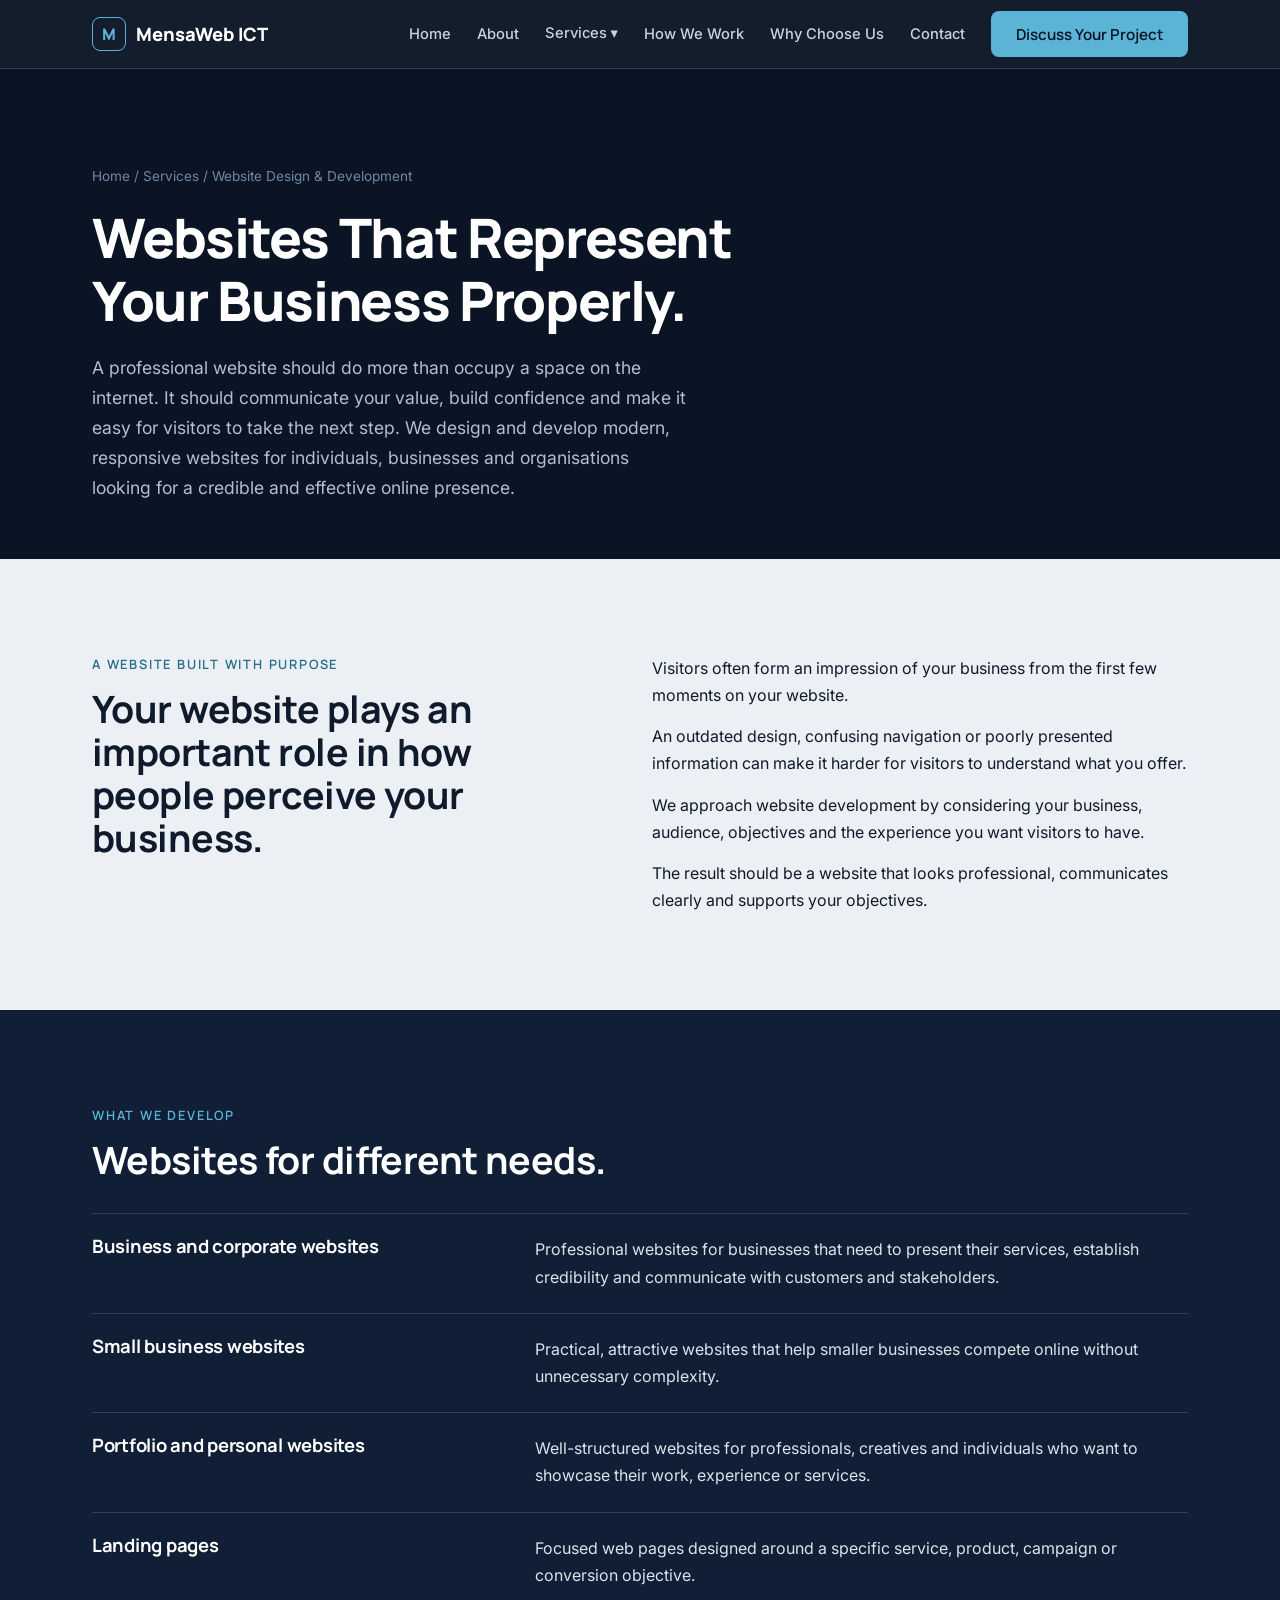
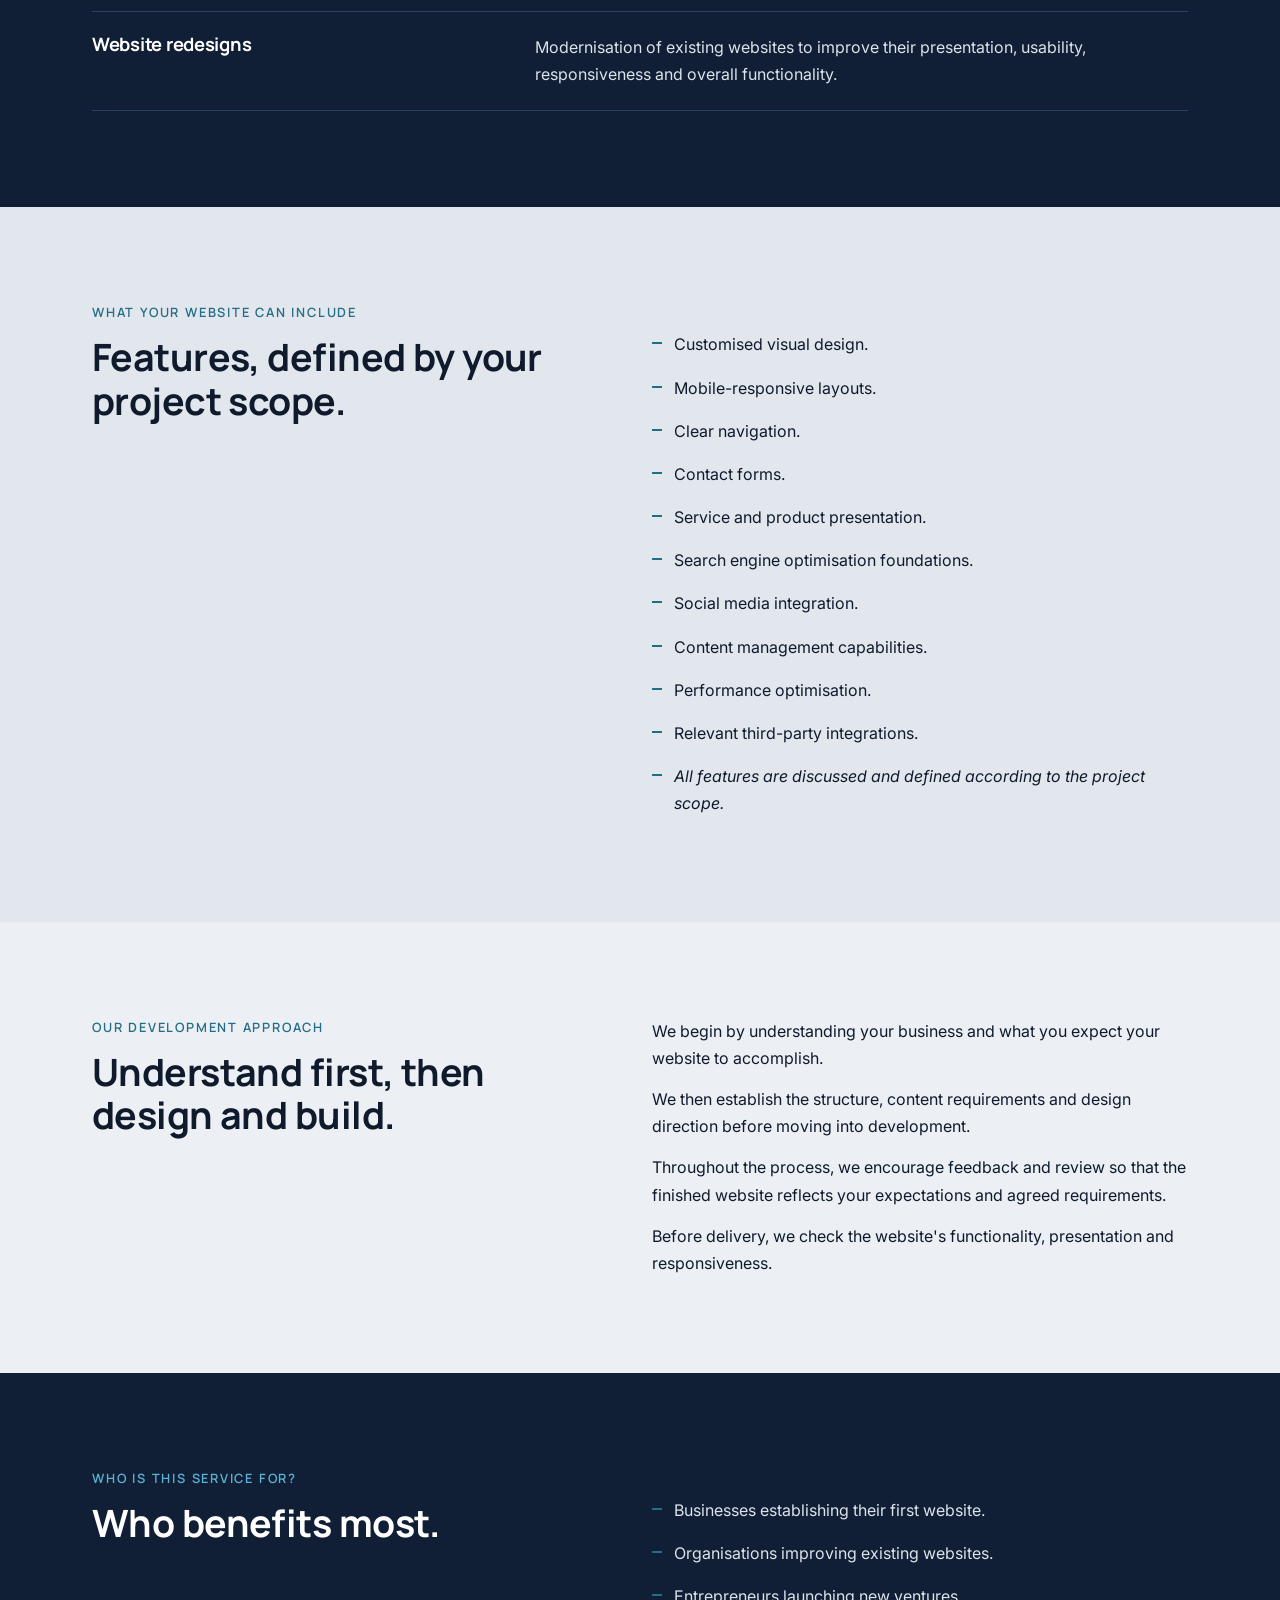
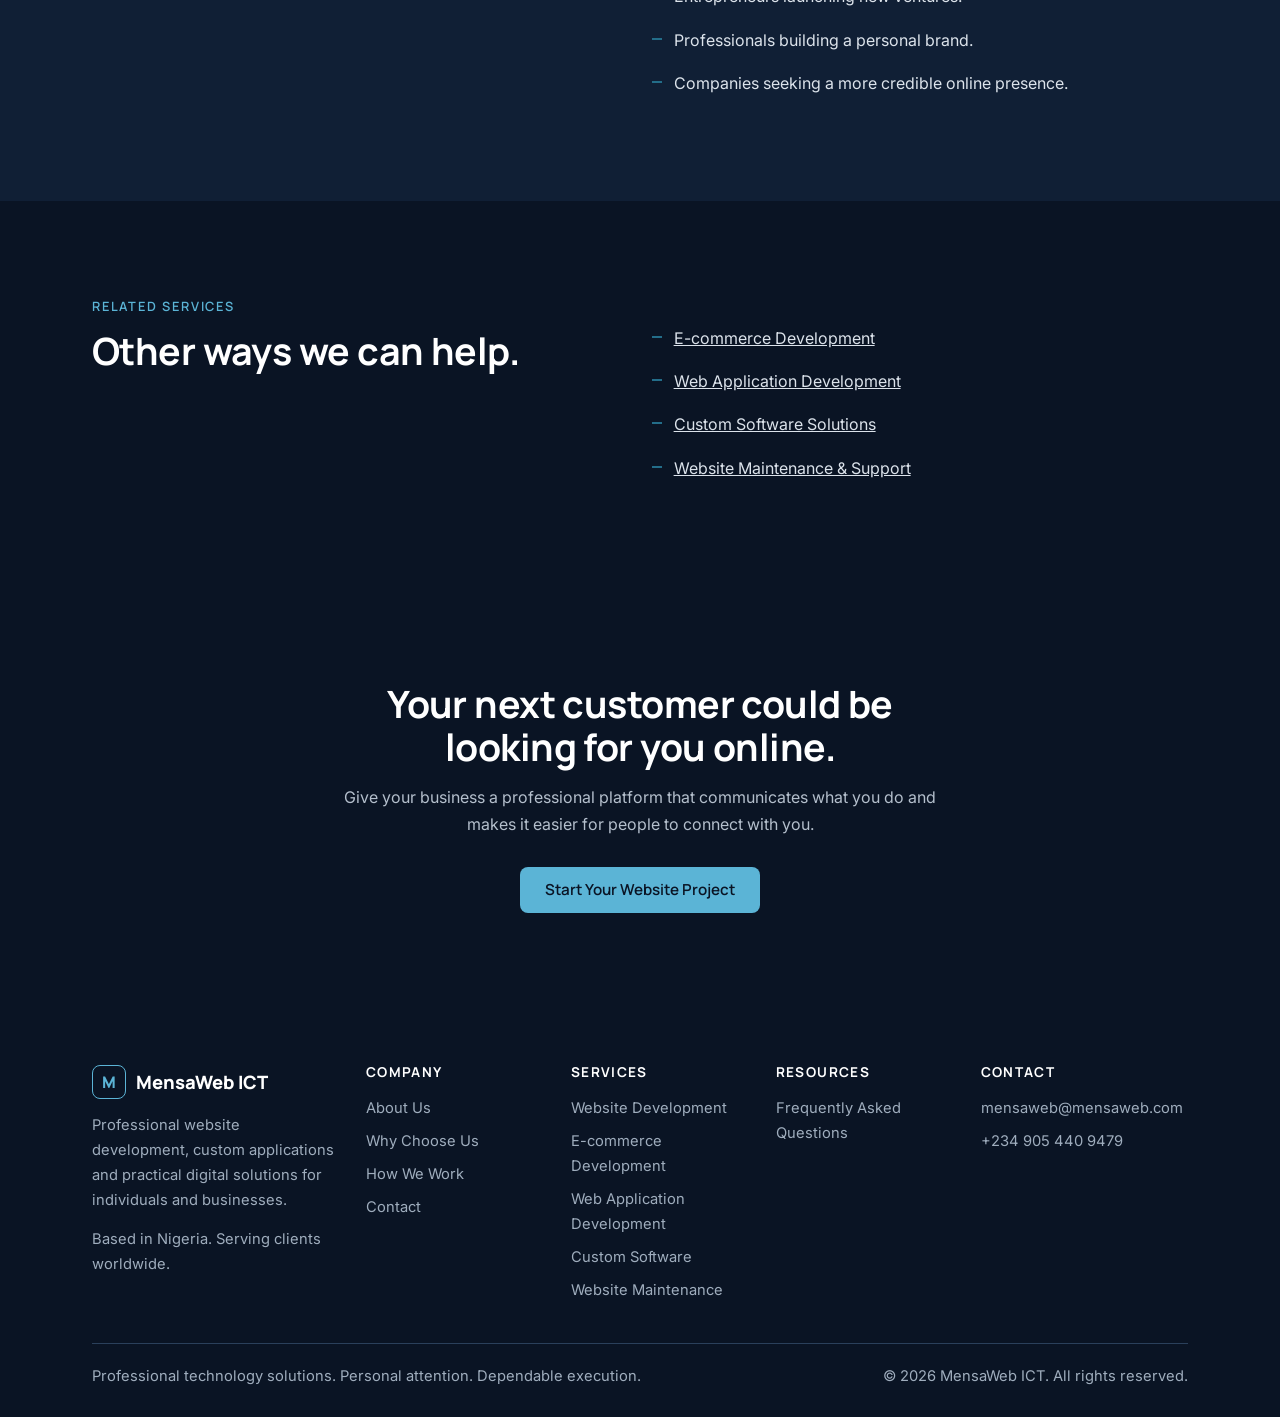
<file: services/website-design-development/index.html>
<!DOCTYPE html><html lang="en"><head><meta charset="UTF-8"><meta name="viewport" content="width=device-width, initial-scale=1">
<title>Website Design & Development Services | MensaWeb ICT</title><meta name="description" content="Professional, responsive business, portfolio and landing page websites, plus redesigns, from MensaWeb ICT. Built around your audience and goals."><link rel="canonical" href="https://mensaweb.com/services/website-design-development/">
<link rel="icon" href="../../assets/favicon.svg" type="image/svg+xml"><meta property="og:type" content="website"><meta property="og:title" content="Website Design & Development Services | MensaWeb ICT"><meta property="og:description" content="Professional, responsive business, portfolio and landing page websites, plus redesigns, from MensaWeb ICT. Built around your audience and goals."><meta property="og:url" content="https://mensaweb.com/services/website-design-development/"><meta property="og:site_name" content="MensaWeb ICT"><meta property="og:image" content="https://mensaweb.com/assets/og-image.png"><meta property="og:image:width" content="1200"><meta property="og:image:height" content="630">
<meta name="twitter:card" content="summary_large_image"><meta name="twitter:title" content="Website Design & Development Services | MensaWeb ICT"><meta name="twitter:description" content="Professional, responsive business, portfolio and landing page websites, plus redesigns, from MensaWeb ICT. Built around your audience and goals."><meta name="twitter:image" content="https://mensaweb.com/assets/og-image.png"><meta name="theme-color" content="#0A1424">
<link rel="preconnect" href="https://fonts.googleapis.com"><link rel="preconnect" href="https://fonts.gstatic.com" crossorigin>
<link href="https://fonts.googleapis.com/css2?family=Inter:wght@400;500;600&family=Manrope:wght@600;700;800&display=swap" rel="stylesheet">
<style>:root{--mid:#0A1424;--navy:#101F35;--slate:#1A2D45;--line:#2A405B;--steel:#6F88A6;--silver:#B4BFCC;--off:#ECEFF3;--paper:#E2E7ED;--ink:#0F1B2D;--mute:#4A5B70;--acc:#5BB4D6;--accd:#236D89;--r:10px;--f:'Manrope',system-ui,sans-serif;--b:'Inter',system-ui,sans-serif}
*{margin:0;padding:0;box-sizing:border-box}html{scroll-behavior:smooth}
body{font:400 1rem/1.7 var(--b);color:var(--ink);background:var(--off);-webkit-font-smoothing:antialiased}
h1,h2,h3{font-family:var(--f);line-height:1.15;letter-spacing:-.015em}
a{color:inherit;text-decoration:none}img,svg{max-width:100%}
:focus-visible{outline:3px solid var(--acc);outline-offset:3px;border-radius:4px}
.skip{position:absolute;left:-999px;top:8px;background:#fff;color:var(--ink);padding:10px 16px;border-radius:8px;z-index:300}.skip:focus{left:8px}
.wrap{max-width:1140px;margin:0 auto;padding:0 22px}
section{padding:clamp(56px,8vw,96px) 0}
.dark{background:var(--navy);color:#DCE3EB}.deep{background:var(--mid);color:#DCE3EB}.paper{background:var(--paper)}
.dark h2,.deep h2,.dark h3,.deep h3,.dark h1,.deep h1{color:#fff}
.kick{font:600 .8rem var(--f);letter-spacing:.14em;text-transform:uppercase;color:var(--accd);margin-bottom:14px}
.dark .kick,.deep .kick{color:var(--acc)}
h2{font-size:clamp(1.65rem,3.2vw,2.35rem);font-weight:700;max-width:24ch}
h3{font-size:1.15rem;font-weight:700}
.sub{color:var(--mute);max-width:62ch;margin-top:16px}.dark .sub,.deep .sub{color:var(--silver)}
p+p{margin-top:14px}
.btn{display:inline-flex;align-items:center;justify-content:center;min-height:46px;padding:10px 24px;border-radius:8px;border:1.5px solid transparent;font:600 .95rem var(--f);cursor:pointer;transition:background .2s,border-color .2s,color .2s}
.btn-p{background:var(--acc);color:var(--mid)}.btn-p:hover{background:#7CC6E3}
.btn-o{border-color:var(--steel);color:inherit}.btn-o:hover{border-color:var(--acc);color:var(--acc)}
.light .btn-o,.paper .btn-o{border-color:var(--ink)}.actions{display:flex;gap:12px;flex-wrap:wrap;margin-top:28px}
header{position:sticky;top:0;z-index:100;background:rgba(10,20,36,.96);border-bottom:1px solid var(--line)}
nav{display:flex;align-items:center;justify-content:space-between;height:68px}
.logo{display:flex;align-items:center;gap:10px;font:800 1.15rem var(--f);color:#fff}
.mark{width:34px;height:34px;border-radius:8px;border:1.5px solid var(--acc);color:var(--acc);display:grid;place-items:center;font-size:1rem}
.links{display:flex;gap:26px;align-items:center;list-style:none}
.links>li{position:relative}
.links a:not(.btn),.dd-btn{color:#C9D3DE;font:500 .92rem var(--b);padding:8px 0;border:0;border-bottom:2px solid transparent;background:none;cursor:pointer}
.links a:not(.btn):hover,.dd-btn:hover,.links a[aria-current=page]{color:#fff;border-color:var(--acc)}
.sub-menu{display:none;position:absolute;top:100%;left:-14px;min-width:270px;background:var(--navy);border:1px solid var(--line);border-radius:var(--r);padding:8px;list-style:none;box-shadow:0 18px 40px -18px #000}
.dd.open .sub-menu,.dd:hover .sub-menu,.dd:focus-within .sub-menu{display:block}
.sub-menu a{display:block;padding:9px 12px!important;border:0!important;border-radius:6px}.sub-menu a:hover{background:var(--slate)}
.burger{display:none;width:46px;height:46px;border:0;background:none;cursor:pointer;color:#fff;font-size:1.5rem}
.hero{padding:clamp(56px,9vw,110px) 0}.hero .wrap{display:grid;grid-template-columns:1.2fr .8fr;gap:48px;align-items:center}
h1{font-size:clamp(2.1rem,4.8vw,3.4rem);font-weight:800;letter-spacing:-.025em;max-width:16ch}
.lead{font-size:1.1rem;color:var(--silver);max-width:54ch;margin-top:22px}
.tag{margin-top:26px;font:500 .9rem var(--f);color:var(--steel)}
.mock{position:relative;border:1px solid #30445C;border-radius:16px;background:linear-gradient(145deg,#13243A,#0A1424 72%);overflow:hidden;box-shadow:0 28px 70px -38px #000;min-height:330px}
.mock::before{content:"";position:absolute;width:230px;height:230px;border-radius:50%;right:-95px;top:42px;background:rgba(91,180,214,.10);filter:blur(2px)}
.mock-top{height:44px;display:flex;align-items:center;gap:12px;padding:0 16px;border-bottom:1px solid var(--line);position:relative}
.mock-dots{display:flex;gap:5px}.mock-dots i{width:6px;height:6px;border-radius:50%;background:#526A83}
.mock-url{font-size:.65rem;color:#91A5BA;background:#0A1424;border:1px solid #30445C;border-radius:5px;padding:4px 12px;flex:1;max-width:145px;text-align:center}
.mock-label{font:600 .55rem var(--f);letter-spacing:.12em;color:#7F9AB4;margin-left:auto}
.mock-body{position:relative;display:grid;grid-template-columns:.92fr 1.08fr;gap:12px;align-items:center;padding:32px 24px 28px}
.mock-copy{display:flex;flex-direction:column;align-items:flex-start;gap:12px}
.mock-eyebrow{font:700 .55rem var(--f);letter-spacing:.12em;color:var(--acc)}
.mock-copy>b{font:800 clamp(1rem,1.6vw,1.35rem)/1.16 var(--f);color:#F5F8FC;max-width:13ch}
.mock-copy>i{height:5px;width:88%;border-radius:5px;background:#30445C}
.mock-copy>i+ i{width:66%}
.mock-copy em{font:600 .6rem var(--f);font-style:normal;color:#0A1424;background:var(--acc);padding:8px 11px;border-radius:5px;margin-top:4px}
.mock-copy em span{padding-left:8px}
.mock-art{position:relative;padding:16px 0 12px 6px}
.art-panel{background:#E8EDF2;border-radius:8px;padding:10px;box-shadow:0 16px 35px -20px #000}
.art-nav{display:flex;align-items:center;gap:8px;border-bottom:1px solid #D0D8E1;padding-bottom:9px}
.art-nav b{width:30px;height:6px;background:#20344C;border-radius:4px;margin-right:auto}
.art-nav span{width:18px;height:4px;background:#A5B3C2;border-radius:4px}
.art-content{padding:13px 3px 4px}
.art-lines{display:grid;gap:5px;margin-bottom:12px}.art-lines i{height:5px;width:82%;background:#A5B3C2;border-radius:4px}.art-lines i:first-child{height:9px;width:64%;background:#20344C}.art-lines i:last-child{width:48%}
.art-blocks{display:grid;grid-template-columns:repeat(3,1fr);gap:6px}.art-blocks b{height:45px;border-radius:4px;background:linear-gradient(145deg,#B9CBD7,#D6E0E8)}
.art-blocks b:nth-child(2){background:linear-gradient(145deg,#8FB6C8,#C7D8E1)}
.mock-note{position:absolute;right:-4px;bottom:-4px;background:#1A2D45;border:1px solid #405B76;border-radius:7px;padding:9px 12px;display:flex;align-items:center;gap:8px;box-shadow:0 12px 25px -15px #000}
.mock-note span{font:700 .65rem var(--f);color:var(--acc)}.mock-note b{font:600 .65rem var(--f);color:#E8EDF2}
.cap{font-size:.7rem;color:#91A5BA;padding:0 22px 14px;position:relative}

.split{display:grid;grid-template-columns:1fr 1.1fr;gap:clamp(28px,6vw,72px);align-items:start}
.rows{list-style:none;border-top:1px solid var(--line)}
.rows li{display:grid;grid-template-columns:minmax(0,.9fr) minmax(0,1.4fr);gap:24px;padding:22px 0;border-bottom:1px solid var(--line)}
.rows a{color:var(--acc);font-weight:600;font-size:.9rem;display:inline-block;margin-top:8px}
.light .rows,.light .rows li{border-color:#C3CCD7}
.three{display:grid;grid-template-columns:repeat(3,1fr);gap:36px;margin-top:40px}
.three>div{border-top:2px solid var(--accd);padding-top:18px}.three p{color:var(--mute);margin-top:8px}
.dark .three p{color:var(--silver)}
.bullets{list-style:none;margin-top:20px}.bullets li{padding:8px 0 8px 22px;position:relative}.bullets li::before{content:"";position:absolute;left:0;top:19px;width:10px;height:2px;background:var(--accd)}
.steps{list-style:none;display:grid;grid-template-columns:repeat(5,1fr);gap:20px;margin-top:44px;counter-reset:s;position:relative}
.steps li{counter-increment:s;border-top:2px solid var(--line);padding-top:16px}
.steps li::before{content:"0" counter(s);font:700 .85rem var(--f);color:var(--acc);display:block;margin-bottom:6px}
.steps p{color:var(--silver);font-size:.94rem;margin-top:6px}
.cta{text-align:center}.cta h2{margin:0 auto}.cta .sub{margin:16px auto 0}.cta .actions{justify-content:center}
footer{background:var(--mid);color:#9FADBD;padding:56px 0 28px;font-size:.92rem}
.fgrid{display:grid;grid-template-columns:1.4fr 1fr 1fr 1fr 1.2fr;gap:32px}
footer .fh{font-weight:700;max-width:none;color:#fff;font-size:.85rem;letter-spacing:.1em;text-transform:uppercase;margin-bottom:12px}
footer ul{list-style:none}footer li{padding:4px 0}footer a:hover{color:var(--acc)}
.fbot{border-top:1px solid var(--line);margin-top:36px;padding-top:20px;display:flex;justify-content:space-between;gap:12px;flex-wrap:wrap}
form{display:grid;gap:18px}.row{display:grid;grid-template-columns:1fr 1fr;gap:18px}
label{display:block;font:600 .88rem var(--f);margin-bottom:6px}
input,select,textarea{width:100%;min-height:46px;padding:10px 12px;border:1.5px solid #9AA9BA;border-radius:8px;background:#F6F8FA;font:inherit;color:var(--ink)}
textarea{min-height:150px;resize:vertical}[aria-invalid=true]{border-color:#B42318}
.err{color:#B42318;font-size:.85rem;min-height:1.1em;margin-top:4px}
.hp{position:absolute;left:-9999px}
#status{padding:0;font-weight:500}#status.ok{padding:14px;border-radius:8px;background:#DCEBF2}#status.bad{padding:14px;border-radius:8px;background:#FBE4E1;color:#7A1A12}
.fine{font-size:.85rem;color:var(--mute)}
@media(max-width:900px){.hero .wrap,.split,.three,.fgrid,.row{grid-template-columns:1fr}.steps{grid-template-columns:1fr 1fr}.rows li{grid-template-columns:1fr;gap:6px}
.burger{display:block}.links{display:none;position:absolute;top:68px;left:0;right:0;flex-direction:column;align-items:stretch;gap:0;background:var(--navy);padding:12px 22px 22px;border-bottom:1px solid var(--line)}
.links.open{display:flex}.links>li{border-bottom:1px solid var(--line)}.links a:not(.btn),.dd-btn{display:block;width:100%;text-align:left;padding:14px 0}
 .sub-menu{display:none;position:static;border:0;box-shadow:none;padding:0 0 8px 12px;min-width:0}
.dd:hover:not(.open) .sub-menu{display:none}.dd.open .sub-menu{display:block}.dd:focus-within:not(.open) .sub-menu{display:none}.links .btn{margin-top:14px}}
@media(max-width:520px){.steps{grid-template-columns:1fr}.mock-body{grid-template-columns:1fr;gap:20px;padding:25px 20px 22px}.mock-copy>b{max-width:18ch;font-size:1.25rem}.mock-art{max-width:280px;width:90%;margin:0 auto}.mock{min-height:0}.mock-label{font-size:.48rem}}
@media(prefers-reduced-motion:reduce){*{transition:none!important;scroll-behavior:auto!important}}
.benefit{margin-top:20px;padding-left:14px;border-left:2px solid var(--acc);color:var(--silver)}.light .benefit{color:var(--mute);border-color:var(--accd)}
.rev>:first-child{order:2}
.tl{list-style:none;margin-top:0;border-left:2px solid var(--line);padding-left:28px;max-width:820px}
.tl>li{position:relative;padding-bottom:40px}.tl>li::before{content:"";position:absolute;left:-37px;top:8px;width:14px;height:14px;border-radius:50%;background:var(--mid);border:2px solid var(--acc)}
.tl .n{font:700 .8rem var(--f);letter-spacing:.12em;text-transform:uppercase;color:var(--acc)}.tl .st{max-width:none;font-size:1.35rem;margin:4px 0 2px}.tl .tg{font:600 1rem var(--f);color:var(--silver);margin-bottom:10px}.tl p{color:var(--silver)}
.faq{max-width:820px;margin-top:28px;border-top:1px solid #C3CCD7}
.faq details{border-bottom:1px solid #C3CCD7}.faq summary{cursor:pointer;list-style:none;padding:18px 36px 18px 0;font:700 1.05rem var(--f);position:relative;min-height:56px}
.faq summary::-webkit-details-marker{display:none}.faq summary::after{content:"+";position:absolute;right:4px;top:14px;font-size:1.5rem;color:var(--accd)}
.faq details[open] summary::after{content:"\2212"}.faq .a{padding:0 0 20px;color:var(--mute);max-width:68ch}
.crumbs{font-size:.85rem;color:var(--steel);margin-bottom:18px}.crumbs a:hover{color:var(--acc)}
@media(max-width:900px){.rev>:first-child{order:0}}
.trust{background:var(--navy);border-top:1px solid var(--line);border-bottom:1px solid var(--line);padding:24px 0}
.trust ul{list-style:none;display:grid;grid-template-columns:repeat(4,1fr);gap:24px}
.trust li{font:600 .9rem/1.4 var(--f);color:#E8EDF2;padding-left:14px;border-left:2px solid var(--acc)}
.trust li span{display:block;font:400 .8rem var(--b);color:var(--silver);margin-top:2px}
.cards{display:grid;grid-template-columns:repeat(3,1fr);gap:20px;margin-top:36px}
.card{background:#F3F5F8;border:1px solid #C3CCD7;border-radius:12px;padding:26px;display:flex;flex-direction:column;gap:10px;transition:border-color .2s,transform .2s}
.card:hover{border-color:var(--accd);transform:translateY(-2px)}
.card .ico{width:40px;height:40px;color:var(--accd);margin-bottom:4px}
.card .prob{font:600 .82rem/1.45 var(--b);color:var(--ink)}.card p+p{margin-top:0;color:var(--mute);font-size:.95rem}
.card a{margin-top:auto;padding-top:8px;font:600 .92rem var(--f);color:var(--accd)}.card a:hover{text-decoration:underline}
.card.tile{background:var(--navy);border-color:var(--navy);justify-content:center}.card.tile h3{color:#fff}.card.tile p{color:var(--silver)}.card.tile a{color:var(--acc)}
.sr{position:absolute;width:1px;height:1px;overflow:hidden;clip:rect(0 0 0 0);white-space:nowrap}
@media(max-width:900px){.trust ul{grid-template-columns:1fr 1fr}.cards{grid-template-columns:1fr 1fr}}
@media(max-width:560px){.trust ul,.cards{grid-template-columns:1fr}}
</style><script type="application/ld+json">[{"@context": "https://schema.org", "@type": "Organization", "name": "MensaWeb ICT", "url": "https://mensaweb.com/", "email": "mensaweb@mensaweb.com", "areaServed": "Worldwide", "address": {"@type": "PostalAddress", "addressCountry": "NG"}}, {"@context": "https://schema.org", "@type": "Service", "name": "Website Design & Development", "description": "Professional, responsive websites that communicate your brand, present your services and give your business a credible online presence.", "url": "https://mensaweb.com/services/website-design-development/", "provider": {"@type": "Organization", "name": "MensaWeb ICT", "url": "https://mensaweb.com/"}, "areaServed": "Worldwide"}, {"@context": "https://schema.org", "@type": "BreadcrumbList", "itemListElement": [{"@type": "ListItem", "position": 1, "name": "Home", "item": "https://mensaweb.com/"}, {"@type": "ListItem", "position": 2, "name": "Services", "item": "https://mensaweb.com/services/"}, {"@type": "ListItem", "position": 3, "name": "Website Design & Development", "item": "https://mensaweb.com/services/website-design-development/"}]}]</script></head>
<body><a class="skip" href="#main">Skip to content</a><header><div class="wrap"><nav aria-label="Main"><a href="../../index.html" class="logo" aria-label="MensaWeb ICT home"><span class="mark" aria-hidden="true">M</span>MensaWeb ICT</a><button class="burger" id="burger" aria-expanded="false" aria-controls="links" aria-label="Menu">&#9776;</button><ul class="links" id="links"><li><a href="../../index.html">Home</a></li><li><a href="../../about/index.html">About</a></li><li class="dd"><button class="dd-btn" aria-expanded="false" aria-haspopup="true" aria-controls="services-submenu">Services &#9662;</button><ul class="sub-menu" id="services-submenu"><li><a href="../../services/index.html">All Services</a></li><li><a href="../../services/website-design-development/index.html">Website Design & Development</a></li><li><a href="../../services/ecommerce-development/index.html">E-commerce Development</a></li><li><a href="../../services/web-application-development/index.html">Web Application Development</a></li><li><a href="../../services/custom-software-development/index.html">Custom Software Solutions</a></li><li><a href="../../services/website-maintenance-support/index.html">Website Maintenance & Support</a></li></ul></li><li><a href="../../how-we-work/index.html">How We Work</a></li><li><a href="../../why-choose-us/index.html">Why Choose Us</a></li><li><a href="../../contact/index.html">Contact</a></li><li><a href="../../contact/index.html" class="btn btn-p">Discuss Your Project</a></li></ul></nav></div></header><main id="main"><section class="deep" style="padding-bottom:56px"><div class="wrap"><p class="crumbs"><a href="../../index.html">Home</a> / <a href="../../services/index.html">Services</a> / Website Design & Development</p><h1 style="max-width:20ch">Websites That Represent Your Business Properly.</h1><p class="lead">A professional website should do more than occupy a space on the internet. It should communicate your value, build confidence and make it easy for visitors to take the next step. We design and develop modern, responsive websites for individuals, businesses and organisations looking for a credible and effective online presence.</p></div></section><section class="light"><div class="wrap split"><div><p class="kick">A website built with purpose</p><h2>Your website plays an important role in how people perceive your business.</h2></div><div><p>Visitors often form an impression of your business from the first few moments on your website.</p><p>An outdated design, confusing navigation or poorly presented information can make it harder for visitors to understand what you offer.</p><p>We approach website development by considering your business, audience, objectives and the experience you want visitors to have.</p><p>The result should be a website that looks professional, communicates clearly and supports your objectives.</p></div></div></section><section class="dark"><div class="wrap"><p class="kick">What we develop</p><h2>Websites for different needs.</h2><ul class="rows" style="margin-top:32px"><li><div><h3>Business and corporate websites</h3></div><div><p>Professional websites for businesses that need to present their services, establish credibility and communicate with customers and stakeholders.</p></div></li><li><div><h3>Small business websites</h3></div><div><p>Practical, attractive websites that help smaller businesses compete online without unnecessary complexity.</p></div></li><li><div><h3>Portfolio and personal websites</h3></div><div><p>Well-structured websites for professionals, creatives and individuals who want to showcase their work, experience or services.</p></div></li><li><div><h3>Landing pages</h3></div><div><p>Focused web pages designed around a specific service, product, campaign or conversion objective.</p></div></li><li><div><h3>Website redesigns</h3></div><div><p>Modernisation of existing websites to improve their presentation, usability, responsiveness and overall functionality.</p></div></li></ul></div></section><section class="paper light"><div class="wrap split"><div><p class="kick">What your website can include</p><h2>Features, defined by your project scope.</h2></div><div><ul class="bullets"><li>Customised visual design.</li><li>Mobile-responsive layouts.</li><li>Clear navigation.</li><li>Contact forms.</li><li>Service and product presentation.</li><li>Search engine optimisation foundations.</li><li>Social media integration.</li><li>Content management capabilities.</li><li>Performance optimisation.</li><li>Relevant third-party integrations.</li><li><em>All features are discussed and defined according to the project scope.</em></li></ul></div></div></section><section class="light"><div class="wrap split"><div><p class="kick">Our development approach</p><h2>Understand first, then design and build.</h2></div><div><p>We begin by understanding your business and what you expect your website to accomplish.</p><p>We then establish the structure, content requirements and design direction before moving into development.</p><p>Throughout the process, we encourage feedback and review so that the finished website reflects your expectations and agreed requirements.</p><p>Before delivery, we check the website's functionality, presentation and responsiveness.</p></div></div></section><section class="dark"><div class="wrap split"><div><p class="kick">Who is this service for?</p><h2>Who benefits most.</h2></div><div><ul class="bullets"><li>Businesses establishing their first website.</li><li>Organisations improving existing websites.</li><li>Entrepreneurs launching new ventures.</li><li>Professionals building a personal brand.</li><li>Companies seeking a more credible online presence.</li></ul></div></div></section><section class="deep"><div class="wrap split"><div><p class="kick">Related services</p><h2>Other ways we can help.</h2></div><div><ul class="bullets"><li><a href="../../services/ecommerce-development/index.html" style="text-decoration:underline">E-commerce Development</a></li><li><a href="../../services/web-application-development/index.html" style="text-decoration:underline">Web Application Development</a></li><li><a href="../../services/custom-software-development/index.html" style="text-decoration:underline">Custom Software Solutions</a></li><li><a href="../../services/website-maintenance-support/index.html" style="text-decoration:underline">Website Maintenance & Support</a></li></ul></div></div></section><section class="deep cta"><div class="wrap"><h2>Your next customer could be looking for you online.</h2><p class="sub">Give your business a professional platform that communicates what you do and makes it easier for people to connect with you.</p><div class="actions"><a class="btn btn-p" href="../../contact/index.html">Start Your Website Project</a></div></div></section></main><footer><div class="wrap"><div class="fgrid">
<div><a href="../../index.html" class="logo"><span class="mark" aria-hidden="true">M</span>MensaWeb ICT</a><p style="margin-top:14px">Professional website development, custom applications and practical digital solutions for individuals and businesses.</p><p>Based in Nigeria. Serving clients worldwide.</p></div>
<div><h2 class="fh">Company</h2><ul><li><a href="../../about/index.html">About Us</a></li><li><a href="../../why-choose-us/index.html">Why Choose Us</a></li><li><a href="../../how-we-work/index.html">How We Work</a></li><li><a href="../../contact/index.html">Contact</a></li></ul></div>
<div><h2 class="fh">Services</h2><ul><li><a href="../../services/website-design-development/index.html">Website Development</a></li><li><a href="../../services/ecommerce-development/index.html">E-commerce Development</a></li><li><a href="../../services/web-application-development/index.html">Web Application Development</a></li><li><a href="../../services/custom-software-development/index.html">Custom Software</a></li><li><a href="../../services/website-maintenance-support/index.html">Website Maintenance</a></li></ul></div>
<div><h2 class="fh">Resources</h2><ul><li><a href="../../faq/index.html">Frequently Asked Questions</a></li></ul></div>
<div><h2 class="fh">Contact</h2><ul><li><a href="mailto:mensaweb@mensaweb.com">mensaweb@mensaweb.com</a></li><li><a href="tel:+2349054409479">+234 905 440 9479</a></li></ul></div></div>
<div class="fbot"><span>Professional technology solutions. Personal attention. Dependable execution.</span><span>&copy; 2026 MensaWeb ICT. All rights reserved.</span></div></div></footer><script>(()=>{const $=s=>document.querySelector(s);
const b=$('#burger'),l=$('#links');
if(b){b.onclick=()=>{const o=l.classList.toggle('open');b.setAttribute('aria-expanded',o)}}
const dd=$('.dd-btn');
if(dd){dd.onclick=()=>{const p=dd.parentElement,o=p.classList.toggle('open');dd.setAttribute('aria-expanded',o)}}
document.addEventListener('keydown',e=>{if(e.key==='Escape'){l&&l.classList.remove('open');b&&b.setAttribute('aria-expanded','false');const p=$('.dd.open');if(p){p.classList.remove('open');dd.setAttribute('aria-expanded','false');dd.focus()}}});
const f=$('#form');if(!f)return;
const CONFIG={email:'mensaweb@mensaweb.com',endpoint:'https://formbold.com/s/3qXr1'}; // Formbold form endpoint (form ID is public by design)
const st=$('#status'),v=n=>f.elements[n].value.trim();
const bad=(n,m)=>{$('#e-'+n).textContent=m;f.elements[n].setAttribute('aria-invalid',!!m);return !m};
const check=()=>{const a=bad('name',v('name').length<2?'Please enter your full name.':''),
c=bad('email',/^[^\s@]+@[^\s@]+\.[^\s@]+$/.test(v('email'))?'':'Please enter a valid email address.'),
d=bad('message',v('message').length<10?'Please describe your project (at least 10 characters).':'');
if(!(a&&c&&d))f.querySelector('[aria-invalid=true]').focus();return a&&c&&d};
['name','email','message'].forEach(n=>f.elements[n].addEventListener('input',()=>{if(f.elements[n].getAttribute('aria-invalid')==='true')check()}));
f.onsubmit=async e=>{e.preventDefault();if(f.elements.website.value)return;if(!check())return;
const data={name:v('name'),email:v('email'),phone:v('phone'),organisation:v('org'),service:v('service'),budget:v('budget'),message:v('message')};
if(CONFIG.endpoint){const btn=$('#send');btn.disabled=true;
try{const r=await fetch(CONFIG.endpoint,{method:'POST',headers:{'Content-Type':'application/json',Accept:'application/json'},body:JSON.stringify(data)});if(!r.ok)throw 0;
st.className='ok';st.textContent='Thank you. Your enquiry has been sent.';f.reset()}catch{st.className='bad';st.textContent='Sending failed. Please try again or email '+CONFIG.email+'.'}btn.disabled=false}
else{const body=Object.entries(data).map(([k,x])=>k+': '+(x||'n/a')).join('\n');
st.className='ok';st.innerHTML='Your enquiry is ready. This site has no form service connected yet, so it will be sent from your own email app: <a class="btn btn-p" style="margin-top:10px" href="mailto:'+CONFIG.email+'?subject='+encodeURIComponent('Project enquiry: '+data.service)+'&body='+encodeURIComponent(body)+'">Open email to send</a>'}
st.setAttribute('tabindex','-1');st.focus()}})();
</script></body></html>
</file>
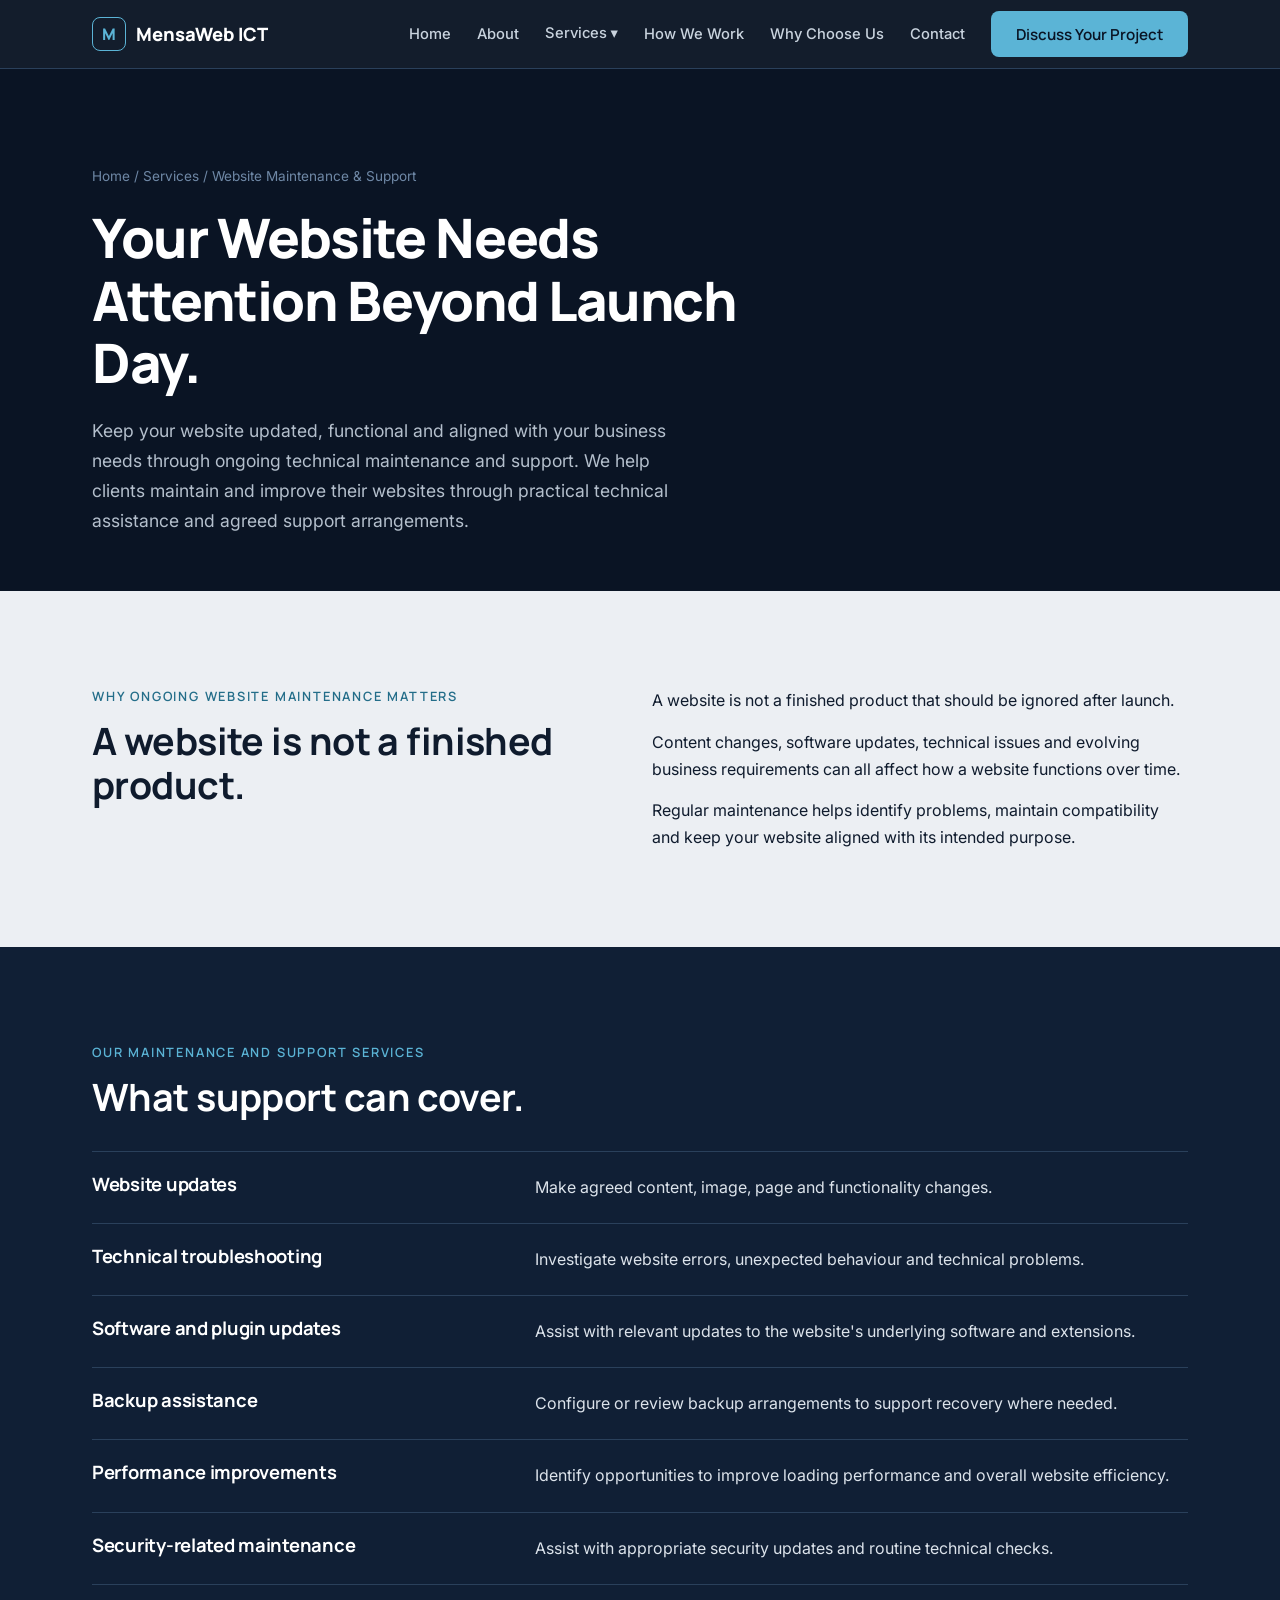
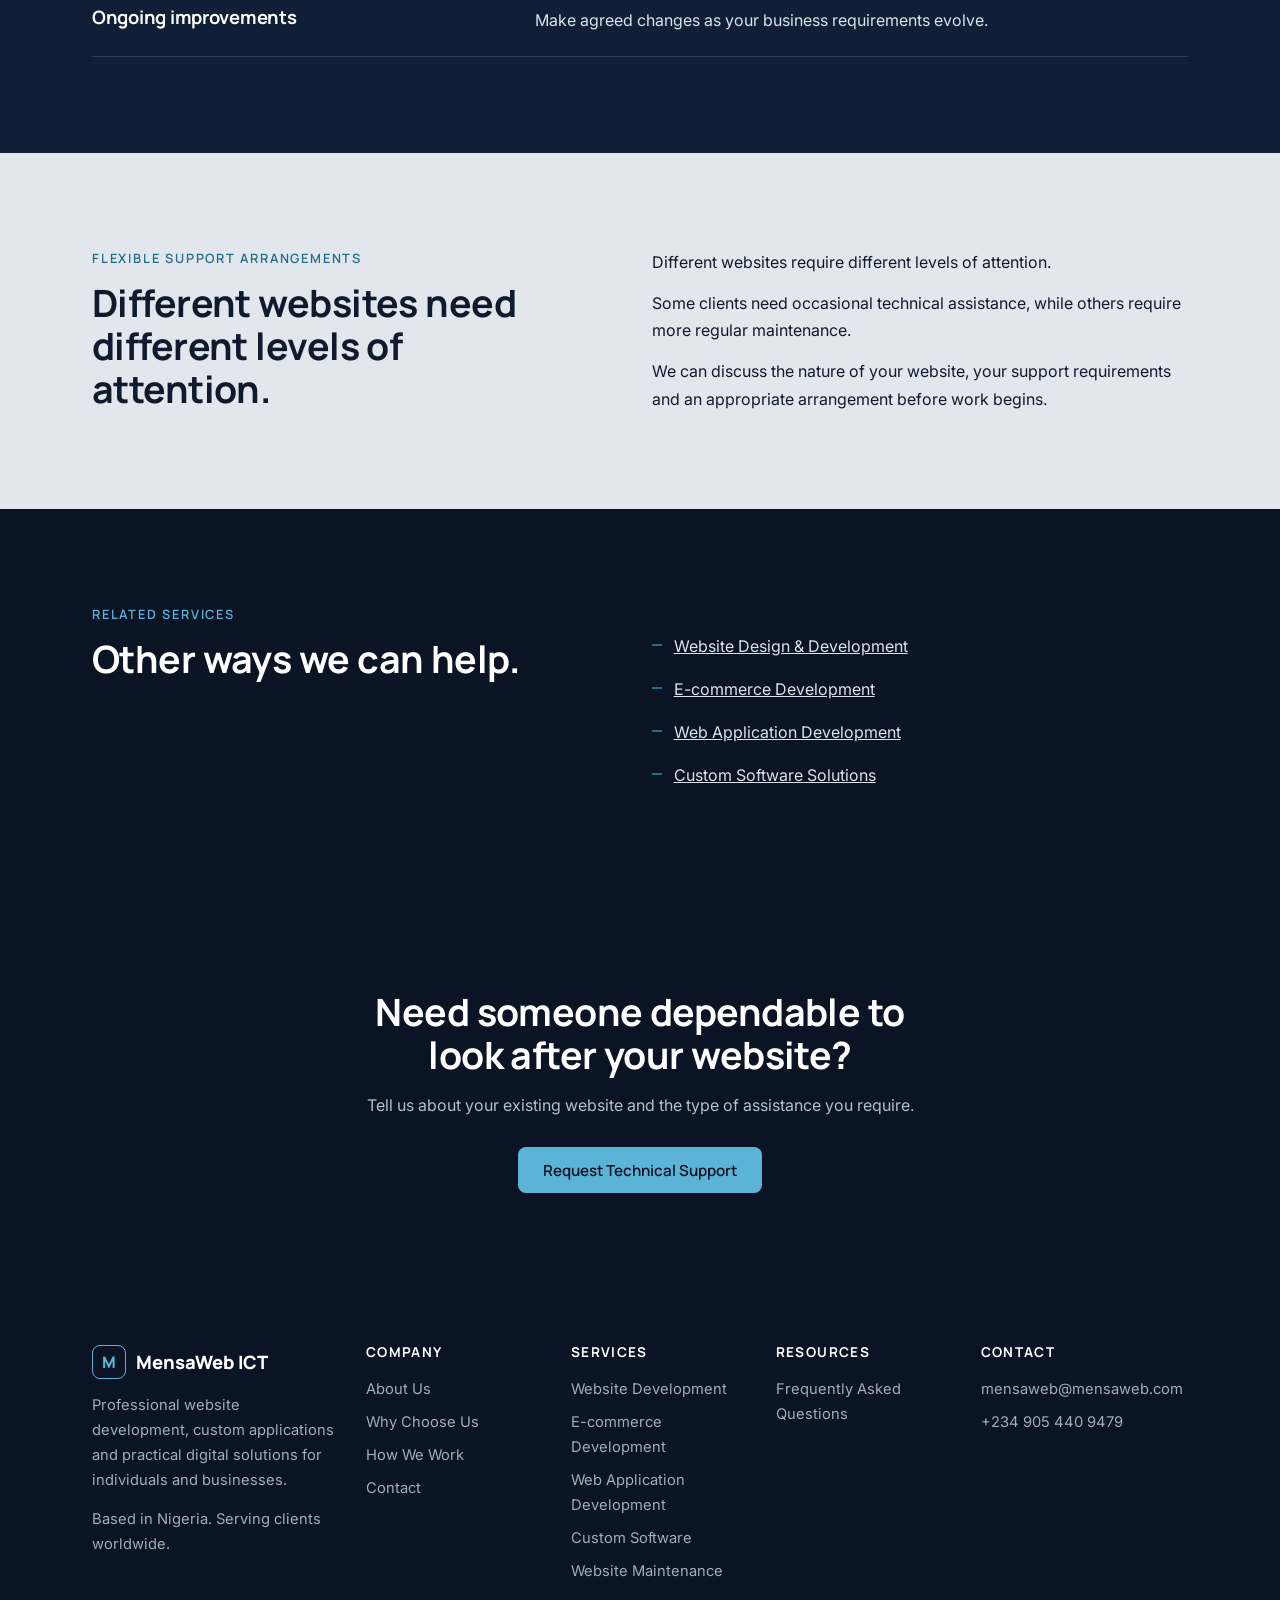
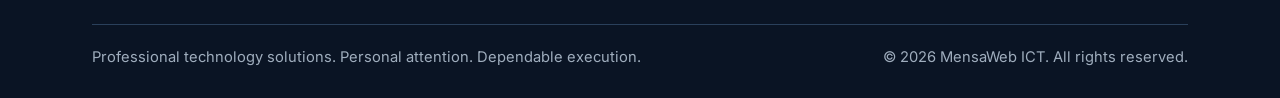
<file: services/website-maintenance-support/index.html>
<!DOCTYPE html><html lang="en"><head><meta charset="UTF-8"><meta name="viewport" content="width=device-width, initial-scale=1">
<title>Website Maintenance & Technical Support | MensaWeb ICT</title><meta name="description" content="Website updates, troubleshooting, software updates, backups, performance and security-related maintenance from MensaWeb ICT."><link rel="canonical" href="https://mensaweb.com/services/website-maintenance-support/">
<link rel="icon" href="../../assets/favicon.svg" type="image/svg+xml"><meta property="og:type" content="website"><meta property="og:title" content="Website Maintenance & Technical Support | MensaWeb ICT"><meta property="og:description" content="Website updates, troubleshooting, software updates, backups, performance and security-related maintenance from MensaWeb ICT."><meta property="og:url" content="https://mensaweb.com/services/website-maintenance-support/"><meta property="og:site_name" content="MensaWeb ICT"><meta property="og:image" content="https://mensaweb.com/assets/og-image.png"><meta property="og:image:width" content="1200"><meta property="og:image:height" content="630">
<meta name="twitter:card" content="summary_large_image"><meta name="twitter:title" content="Website Maintenance & Technical Support | MensaWeb ICT"><meta name="twitter:description" content="Website updates, troubleshooting, software updates, backups, performance and security-related maintenance from MensaWeb ICT."><meta name="twitter:image" content="https://mensaweb.com/assets/og-image.png"><meta name="theme-color" content="#0A1424">
<link rel="preconnect" href="https://fonts.googleapis.com"><link rel="preconnect" href="https://fonts.gstatic.com" crossorigin>
<link href="https://fonts.googleapis.com/css2?family=Inter:wght@400;500;600&family=Manrope:wght@600;700;800&display=swap" rel="stylesheet">
<style>:root{--mid:#0A1424;--navy:#101F35;--slate:#1A2D45;--line:#2A405B;--steel:#6F88A6;--silver:#B4BFCC;--off:#ECEFF3;--paper:#E2E7ED;--ink:#0F1B2D;--mute:#4A5B70;--acc:#5BB4D6;--accd:#236D89;--r:10px;--f:'Manrope',system-ui,sans-serif;--b:'Inter',system-ui,sans-serif}
*{margin:0;padding:0;box-sizing:border-box}html{scroll-behavior:smooth}
body{font:400 1rem/1.7 var(--b);color:var(--ink);background:var(--off);-webkit-font-smoothing:antialiased}
h1,h2,h3{font-family:var(--f);line-height:1.15;letter-spacing:-.015em}
a{color:inherit;text-decoration:none}img,svg{max-width:100%}
:focus-visible{outline:3px solid var(--acc);outline-offset:3px;border-radius:4px}
.skip{position:absolute;left:-999px;top:8px;background:#fff;color:var(--ink);padding:10px 16px;border-radius:8px;z-index:300}.skip:focus{left:8px}
.wrap{max-width:1140px;margin:0 auto;padding:0 22px}
section{padding:clamp(56px,8vw,96px) 0}
.dark{background:var(--navy);color:#DCE3EB}.deep{background:var(--mid);color:#DCE3EB}.paper{background:var(--paper)}
.dark h2,.deep h2,.dark h3,.deep h3,.dark h1,.deep h1{color:#fff}
.kick{font:600 .8rem var(--f);letter-spacing:.14em;text-transform:uppercase;color:var(--accd);margin-bottom:14px}
.dark .kick,.deep .kick{color:var(--acc)}
h2{font-size:clamp(1.65rem,3.2vw,2.35rem);font-weight:700;max-width:24ch}
h3{font-size:1.15rem;font-weight:700}
.sub{color:var(--mute);max-width:62ch;margin-top:16px}.dark .sub,.deep .sub{color:var(--silver)}
p+p{margin-top:14px}
.btn{display:inline-flex;align-items:center;justify-content:center;min-height:46px;padding:10px 24px;border-radius:8px;border:1.5px solid transparent;font:600 .95rem var(--f);cursor:pointer;transition:background .2s,border-color .2s,color .2s}
.btn-p{background:var(--acc);color:var(--mid)}.btn-p:hover{background:#7CC6E3}
.btn-o{border-color:var(--steel);color:inherit}.btn-o:hover{border-color:var(--acc);color:var(--acc)}
.light .btn-o,.paper .btn-o{border-color:var(--ink)}.actions{display:flex;gap:12px;flex-wrap:wrap;margin-top:28px}
header{position:sticky;top:0;z-index:100;background:rgba(10,20,36,.96);border-bottom:1px solid var(--line)}
nav{display:flex;align-items:center;justify-content:space-between;height:68px}
.logo{display:flex;align-items:center;gap:10px;font:800 1.15rem var(--f);color:#fff}
.mark{width:34px;height:34px;border-radius:8px;border:1.5px solid var(--acc);color:var(--acc);display:grid;place-items:center;font-size:1rem}
.links{display:flex;gap:26px;align-items:center;list-style:none}
.links>li{position:relative}
.links a:not(.btn),.dd-btn{color:#C9D3DE;font:500 .92rem var(--b);padding:8px 0;border:0;border-bottom:2px solid transparent;background:none;cursor:pointer}
.links a:not(.btn):hover,.dd-btn:hover,.links a[aria-current=page]{color:#fff;border-color:var(--acc)}
.sub-menu{display:none;position:absolute;top:100%;left:-14px;min-width:270px;background:var(--navy);border:1px solid var(--line);border-radius:var(--r);padding:8px;list-style:none;box-shadow:0 18px 40px -18px #000}
.dd.open .sub-menu,.dd:hover .sub-menu,.dd:focus-within .sub-menu{display:block}
.sub-menu a{display:block;padding:9px 12px!important;border:0!important;border-radius:6px}.sub-menu a:hover{background:var(--slate)}
.burger{display:none;width:46px;height:46px;border:0;background:none;cursor:pointer;color:#fff;font-size:1.5rem}
.hero{padding:clamp(56px,9vw,110px) 0}.hero .wrap{display:grid;grid-template-columns:1.2fr .8fr;gap:48px;align-items:center}
h1{font-size:clamp(2.1rem,4.8vw,3.4rem);font-weight:800;letter-spacing:-.025em;max-width:16ch}
.lead{font-size:1.1rem;color:var(--silver);max-width:54ch;margin-top:22px}
.tag{margin-top:26px;font:500 .9rem var(--f);color:var(--steel)}
.mock{position:relative;border:1px solid #30445C;border-radius:16px;background:linear-gradient(145deg,#13243A,#0A1424 72%);overflow:hidden;box-shadow:0 28px 70px -38px #000;min-height:330px}
.mock::before{content:"";position:absolute;width:230px;height:230px;border-radius:50%;right:-95px;top:42px;background:rgba(91,180,214,.10);filter:blur(2px)}
.mock-top{height:44px;display:flex;align-items:center;gap:12px;padding:0 16px;border-bottom:1px solid var(--line);position:relative}
.mock-dots{display:flex;gap:5px}.mock-dots i{width:6px;height:6px;border-radius:50%;background:#526A83}
.mock-url{font-size:.65rem;color:#91A5BA;background:#0A1424;border:1px solid #30445C;border-radius:5px;padding:4px 12px;flex:1;max-width:145px;text-align:center}
.mock-label{font:600 .55rem var(--f);letter-spacing:.12em;color:#7F9AB4;margin-left:auto}
.mock-body{position:relative;display:grid;grid-template-columns:.92fr 1.08fr;gap:12px;align-items:center;padding:32px 24px 28px}
.mock-copy{display:flex;flex-direction:column;align-items:flex-start;gap:12px}
.mock-eyebrow{font:700 .55rem var(--f);letter-spacing:.12em;color:var(--acc)}
.mock-copy>b{font:800 clamp(1rem,1.6vw,1.35rem)/1.16 var(--f);color:#F5F8FC;max-width:13ch}
.mock-copy>i{height:5px;width:88%;border-radius:5px;background:#30445C}
.mock-copy>i+ i{width:66%}
.mock-copy em{font:600 .6rem var(--f);font-style:normal;color:#0A1424;background:var(--acc);padding:8px 11px;border-radius:5px;margin-top:4px}
.mock-copy em span{padding-left:8px}
.mock-art{position:relative;padding:16px 0 12px 6px}
.art-panel{background:#E8EDF2;border-radius:8px;padding:10px;box-shadow:0 16px 35px -20px #000}
.art-nav{display:flex;align-items:center;gap:8px;border-bottom:1px solid #D0D8E1;padding-bottom:9px}
.art-nav b{width:30px;height:6px;background:#20344C;border-radius:4px;margin-right:auto}
.art-nav span{width:18px;height:4px;background:#A5B3C2;border-radius:4px}
.art-content{padding:13px 3px 4px}
.art-lines{display:grid;gap:5px;margin-bottom:12px}.art-lines i{height:5px;width:82%;background:#A5B3C2;border-radius:4px}.art-lines i:first-child{height:9px;width:64%;background:#20344C}.art-lines i:last-child{width:48%}
.art-blocks{display:grid;grid-template-columns:repeat(3,1fr);gap:6px}.art-blocks b{height:45px;border-radius:4px;background:linear-gradient(145deg,#B9CBD7,#D6E0E8)}
.art-blocks b:nth-child(2){background:linear-gradient(145deg,#8FB6C8,#C7D8E1)}
.mock-note{position:absolute;right:-4px;bottom:-4px;background:#1A2D45;border:1px solid #405B76;border-radius:7px;padding:9px 12px;display:flex;align-items:center;gap:8px;box-shadow:0 12px 25px -15px #000}
.mock-note span{font:700 .65rem var(--f);color:var(--acc)}.mock-note b{font:600 .65rem var(--f);color:#E8EDF2}
.cap{font-size:.7rem;color:#91A5BA;padding:0 22px 14px;position:relative}

.split{display:grid;grid-template-columns:1fr 1.1fr;gap:clamp(28px,6vw,72px);align-items:start}
.rows{list-style:none;border-top:1px solid var(--line)}
.rows li{display:grid;grid-template-columns:minmax(0,.9fr) minmax(0,1.4fr);gap:24px;padding:22px 0;border-bottom:1px solid var(--line)}
.rows a{color:var(--acc);font-weight:600;font-size:.9rem;display:inline-block;margin-top:8px}
.light .rows,.light .rows li{border-color:#C3CCD7}
.three{display:grid;grid-template-columns:repeat(3,1fr);gap:36px;margin-top:40px}
.three>div{border-top:2px solid var(--accd);padding-top:18px}.three p{color:var(--mute);margin-top:8px}
.dark .three p{color:var(--silver)}
.bullets{list-style:none;margin-top:20px}.bullets li{padding:8px 0 8px 22px;position:relative}.bullets li::before{content:"";position:absolute;left:0;top:19px;width:10px;height:2px;background:var(--accd)}
.steps{list-style:none;display:grid;grid-template-columns:repeat(5,1fr);gap:20px;margin-top:44px;counter-reset:s;position:relative}
.steps li{counter-increment:s;border-top:2px solid var(--line);padding-top:16px}
.steps li::before{content:"0" counter(s);font:700 .85rem var(--f);color:var(--acc);display:block;margin-bottom:6px}
.steps p{color:var(--silver);font-size:.94rem;margin-top:6px}
.cta{text-align:center}.cta h2{margin:0 auto}.cta .sub{margin:16px auto 0}.cta .actions{justify-content:center}
footer{background:var(--mid);color:#9FADBD;padding:56px 0 28px;font-size:.92rem}
.fgrid{display:grid;grid-template-columns:1.4fr 1fr 1fr 1fr 1.2fr;gap:32px}
footer .fh{font-weight:700;max-width:none;color:#fff;font-size:.85rem;letter-spacing:.1em;text-transform:uppercase;margin-bottom:12px}
footer ul{list-style:none}footer li{padding:4px 0}footer a:hover{color:var(--acc)}
.fbot{border-top:1px solid var(--line);margin-top:36px;padding-top:20px;display:flex;justify-content:space-between;gap:12px;flex-wrap:wrap}
form{display:grid;gap:18px}.row{display:grid;grid-template-columns:1fr 1fr;gap:18px}
label{display:block;font:600 .88rem var(--f);margin-bottom:6px}
input,select,textarea{width:100%;min-height:46px;padding:10px 12px;border:1.5px solid #9AA9BA;border-radius:8px;background:#F6F8FA;font:inherit;color:var(--ink)}
textarea{min-height:150px;resize:vertical}[aria-invalid=true]{border-color:#B42318}
.err{color:#B42318;font-size:.85rem;min-height:1.1em;margin-top:4px}
.hp{position:absolute;left:-9999px}
#status{padding:0;font-weight:500}#status.ok{padding:14px;border-radius:8px;background:#DCEBF2}#status.bad{padding:14px;border-radius:8px;background:#FBE4E1;color:#7A1A12}
.fine{font-size:.85rem;color:var(--mute)}
@media(max-width:900px){.hero .wrap,.split,.three,.fgrid,.row{grid-template-columns:1fr}.steps{grid-template-columns:1fr 1fr}.rows li{grid-template-columns:1fr;gap:6px}
.burger{display:block}.links{display:none;position:absolute;top:68px;left:0;right:0;flex-direction:column;align-items:stretch;gap:0;background:var(--navy);padding:12px 22px 22px;border-bottom:1px solid var(--line)}
.links.open{display:flex}.links>li{border-bottom:1px solid var(--line)}.links a:not(.btn),.dd-btn{display:block;width:100%;text-align:left;padding:14px 0}
 .sub-menu{display:none;position:static;border:0;box-shadow:none;padding:0 0 8px 12px;min-width:0}
.dd:hover:not(.open) .sub-menu{display:none}.dd.open .sub-menu{display:block}.dd:focus-within:not(.open) .sub-menu{display:none}.links .btn{margin-top:14px}}
@media(max-width:520px){.steps{grid-template-columns:1fr}.mock-body{grid-template-columns:1fr;gap:20px;padding:25px 20px 22px}.mock-copy>b{max-width:18ch;font-size:1.25rem}.mock-art{max-width:280px;width:90%;margin:0 auto}.mock{min-height:0}.mock-label{font-size:.48rem}}
@media(prefers-reduced-motion:reduce){*{transition:none!important;scroll-behavior:auto!important}}
.benefit{margin-top:20px;padding-left:14px;border-left:2px solid var(--acc);color:var(--silver)}.light .benefit{color:var(--mute);border-color:var(--accd)}
.rev>:first-child{order:2}
.tl{list-style:none;margin-top:0;border-left:2px solid var(--line);padding-left:28px;max-width:820px}
.tl>li{position:relative;padding-bottom:40px}.tl>li::before{content:"";position:absolute;left:-37px;top:8px;width:14px;height:14px;border-radius:50%;background:var(--mid);border:2px solid var(--acc)}
.tl .n{font:700 .8rem var(--f);letter-spacing:.12em;text-transform:uppercase;color:var(--acc)}.tl .st{max-width:none;font-size:1.35rem;margin:4px 0 2px}.tl .tg{font:600 1rem var(--f);color:var(--silver);margin-bottom:10px}.tl p{color:var(--silver)}
.faq{max-width:820px;margin-top:28px;border-top:1px solid #C3CCD7}
.faq details{border-bottom:1px solid #C3CCD7}.faq summary{cursor:pointer;list-style:none;padding:18px 36px 18px 0;font:700 1.05rem var(--f);position:relative;min-height:56px}
.faq summary::-webkit-details-marker{display:none}.faq summary::after{content:"+";position:absolute;right:4px;top:14px;font-size:1.5rem;color:var(--accd)}
.faq details[open] summary::after{content:"\2212"}.faq .a{padding:0 0 20px;color:var(--mute);max-width:68ch}
.crumbs{font-size:.85rem;color:var(--steel);margin-bottom:18px}.crumbs a:hover{color:var(--acc)}
@media(max-width:900px){.rev>:first-child{order:0}}
.trust{background:var(--navy);border-top:1px solid var(--line);border-bottom:1px solid var(--line);padding:24px 0}
.trust ul{list-style:none;display:grid;grid-template-columns:repeat(4,1fr);gap:24px}
.trust li{font:600 .9rem/1.4 var(--f);color:#E8EDF2;padding-left:14px;border-left:2px solid var(--acc)}
.trust li span{display:block;font:400 .8rem var(--b);color:var(--silver);margin-top:2px}
.cards{display:grid;grid-template-columns:repeat(3,1fr);gap:20px;margin-top:36px}
.card{background:#F3F5F8;border:1px solid #C3CCD7;border-radius:12px;padding:26px;display:flex;flex-direction:column;gap:10px;transition:border-color .2s,transform .2s}
.card:hover{border-color:var(--accd);transform:translateY(-2px)}
.card .ico{width:40px;height:40px;color:var(--accd);margin-bottom:4px}
.card .prob{font:600 .82rem/1.45 var(--b);color:var(--ink)}.card p+p{margin-top:0;color:var(--mute);font-size:.95rem}
.card a{margin-top:auto;padding-top:8px;font:600 .92rem var(--f);color:var(--accd)}.card a:hover{text-decoration:underline}
.card.tile{background:var(--navy);border-color:var(--navy);justify-content:center}.card.tile h3{color:#fff}.card.tile p{color:var(--silver)}.card.tile a{color:var(--acc)}
.sr{position:absolute;width:1px;height:1px;overflow:hidden;clip:rect(0 0 0 0);white-space:nowrap}
@media(max-width:900px){.trust ul{grid-template-columns:1fr 1fr}.cards{grid-template-columns:1fr 1fr}}
@media(max-width:560px){.trust ul,.cards{grid-template-columns:1fr}}
</style><script type="application/ld+json">[{"@context": "https://schema.org", "@type": "Organization", "name": "MensaWeb ICT", "url": "https://mensaweb.com/", "email": "mensaweb@mensaweb.com", "areaServed": "Worldwide", "address": {"@type": "PostalAddress", "addressCountry": "NG"}}, {"@context": "https://schema.org", "@type": "Service", "name": "Website Maintenance & Support", "description": "Ongoing technical assistance, updates, improvements and maintenance to help keep websites secure, functional and performing as intended.", "url": "https://mensaweb.com/services/website-maintenance-support/", "provider": {"@type": "Organization", "name": "MensaWeb ICT", "url": "https://mensaweb.com/"}, "areaServed": "Worldwide"}, {"@context": "https://schema.org", "@type": "BreadcrumbList", "itemListElement": [{"@type": "ListItem", "position": 1, "name": "Home", "item": "https://mensaweb.com/"}, {"@type": "ListItem", "position": 2, "name": "Services", "item": "https://mensaweb.com/services/"}, {"@type": "ListItem", "position": 3, "name": "Website Maintenance & Support", "item": "https://mensaweb.com/services/website-maintenance-support/"}]}]</script></head>
<body><a class="skip" href="#main">Skip to content</a><header><div class="wrap"><nav aria-label="Main"><a href="../../index.html" class="logo" aria-label="MensaWeb ICT home"><span class="mark" aria-hidden="true">M</span>MensaWeb ICT</a><button class="burger" id="burger" aria-expanded="false" aria-controls="links" aria-label="Menu">&#9776;</button><ul class="links" id="links"><li><a href="../../index.html">Home</a></li><li><a href="../../about/index.html">About</a></li><li class="dd"><button class="dd-btn" aria-expanded="false" aria-haspopup="true" aria-controls="services-submenu">Services &#9662;</button><ul class="sub-menu" id="services-submenu"><li><a href="../../services/index.html">All Services</a></li><li><a href="../../services/website-design-development/index.html">Website Design & Development</a></li><li><a href="../../services/ecommerce-development/index.html">E-commerce Development</a></li><li><a href="../../services/web-application-development/index.html">Web Application Development</a></li><li><a href="../../services/custom-software-development/index.html">Custom Software Solutions</a></li><li><a href="../../services/website-maintenance-support/index.html">Website Maintenance & Support</a></li></ul></li><li><a href="../../how-we-work/index.html">How We Work</a></li><li><a href="../../why-choose-us/index.html">Why Choose Us</a></li><li><a href="../../contact/index.html">Contact</a></li><li><a href="../../contact/index.html" class="btn btn-p">Discuss Your Project</a></li></ul></nav></div></header><main id="main"><section class="deep" style="padding-bottom:56px"><div class="wrap"><p class="crumbs"><a href="../../index.html">Home</a> / <a href="../../services/index.html">Services</a> / Website Maintenance & Support</p><h1 style="max-width:20ch">Your Website Needs Attention Beyond Launch Day.</h1><p class="lead">Keep your website updated, functional and aligned with your business needs through ongoing technical maintenance and support. We help clients maintain and improve their websites through practical technical assistance and agreed support arrangements.</p></div></section><section class="light"><div class="wrap split"><div><p class="kick">Why ongoing website maintenance matters</p><h2>A website is not a finished product.</h2></div><div><p>A website is not a finished product that should be ignored after launch.</p><p>Content changes, software updates, technical issues and evolving business requirements can all affect how a website functions over time.</p><p>Regular maintenance helps identify problems, maintain compatibility and keep your website aligned with its intended purpose.</p></div></div></section><section class="dark"><div class="wrap"><p class="kick">Our maintenance and support services</p><h2>What support can cover.</h2><ul class="rows" style="margin-top:32px"><li><div><h3>Website updates</h3></div><div><p>Make agreed content, image, page and functionality changes.</p></div></li><li><div><h3>Technical troubleshooting</h3></div><div><p>Investigate website errors, unexpected behaviour and technical problems.</p></div></li><li><div><h3>Software and plugin updates</h3></div><div><p>Assist with relevant updates to the website's underlying software and extensions.</p></div></li><li><div><h3>Backup assistance</h3></div><div><p>Configure or review backup arrangements to support recovery where needed.</p></div></li><li><div><h3>Performance improvements</h3></div><div><p>Identify opportunities to improve loading performance and overall website efficiency.</p></div></li><li><div><h3>Security-related maintenance</h3></div><div><p>Assist with appropriate security updates and routine technical checks.</p></div></li><li><div><h3>Ongoing improvements</h3></div><div><p>Make agreed changes as your business requirements evolve.</p></div></li></ul></div></section><section class="paper light"><div class="wrap split"><div><p class="kick">Flexible support arrangements</p><h2>Different websites need different levels of attention.</h2></div><div><p>Different websites require different levels of attention.</p><p>Some clients need occasional technical assistance, while others require more regular maintenance.</p><p>We can discuss the nature of your website, your support requirements and an appropriate arrangement before work begins.</p></div></div></section><section class="deep"><div class="wrap split"><div><p class="kick">Related services</p><h2>Other ways we can help.</h2></div><div><ul class="bullets"><li><a href="../../services/website-design-development/index.html" style="text-decoration:underline">Website Design & Development</a></li><li><a href="../../services/ecommerce-development/index.html" style="text-decoration:underline">E-commerce Development</a></li><li><a href="../../services/web-application-development/index.html" style="text-decoration:underline">Web Application Development</a></li><li><a href="../../services/custom-software-development/index.html" style="text-decoration:underline">Custom Software Solutions</a></li></ul></div></div></section><section class="deep cta"><div class="wrap"><h2>Need someone dependable to look after your website?</h2><p class="sub">Tell us about your existing website and the type of assistance you require.</p><div class="actions"><a class="btn btn-p" href="../../contact/index.html">Request Technical Support</a></div></div></section></main><footer><div class="wrap"><div class="fgrid">
<div><a href="../../index.html" class="logo"><span class="mark" aria-hidden="true">M</span>MensaWeb ICT</a><p style="margin-top:14px">Professional website development, custom applications and practical digital solutions for individuals and businesses.</p><p>Based in Nigeria. Serving clients worldwide.</p></div>
<div><h2 class="fh">Company</h2><ul><li><a href="../../about/index.html">About Us</a></li><li><a href="../../why-choose-us/index.html">Why Choose Us</a></li><li><a href="../../how-we-work/index.html">How We Work</a></li><li><a href="../../contact/index.html">Contact</a></li></ul></div>
<div><h2 class="fh">Services</h2><ul><li><a href="../../services/website-design-development/index.html">Website Development</a></li><li><a href="../../services/ecommerce-development/index.html">E-commerce Development</a></li><li><a href="../../services/web-application-development/index.html">Web Application Development</a></li><li><a href="../../services/custom-software-development/index.html">Custom Software</a></li><li><a href="../../services/website-maintenance-support/index.html">Website Maintenance</a></li></ul></div>
<div><h2 class="fh">Resources</h2><ul><li><a href="../../faq/index.html">Frequently Asked Questions</a></li></ul></div>
<div><h2 class="fh">Contact</h2><ul><li><a href="mailto:mensaweb@mensaweb.com">mensaweb@mensaweb.com</a></li><li><a href="tel:+2349054409479">+234 905 440 9479</a></li></ul></div></div>
<div class="fbot"><span>Professional technology solutions. Personal attention. Dependable execution.</span><span>&copy; 2026 MensaWeb ICT. All rights reserved.</span></div></div></footer><script>(()=>{const $=s=>document.querySelector(s);
const b=$('#burger'),l=$('#links');
if(b){b.onclick=()=>{const o=l.classList.toggle('open');b.setAttribute('aria-expanded',o)}}
const dd=$('.dd-btn');
if(dd){dd.onclick=()=>{const p=dd.parentElement,o=p.classList.toggle('open');dd.setAttribute('aria-expanded',o)}}
document.addEventListener('keydown',e=>{if(e.key==='Escape'){l&&l.classList.remove('open');b&&b.setAttribute('aria-expanded','false');const p=$('.dd.open');if(p){p.classList.remove('open');dd.setAttribute('aria-expanded','false');dd.focus()}}});
const f=$('#form');if(!f)return;
const CONFIG={email:'mensaweb@mensaweb.com',endpoint:'https://formbold.com/s/3qXr1'}; // Formbold form endpoint (form ID is public by design)
const st=$('#status'),v=n=>f.elements[n].value.trim();
const bad=(n,m)=>{$('#e-'+n).textContent=m;f.elements[n].setAttribute('aria-invalid',!!m);return !m};
const check=()=>{const a=bad('name',v('name').length<2?'Please enter your full name.':''),
c=bad('email',/^[^\s@]+@[^\s@]+\.[^\s@]+$/.test(v('email'))?'':'Please enter a valid email address.'),
d=bad('message',v('message').length<10?'Please describe your project (at least 10 characters).':'');
if(!(a&&c&&d))f.querySelector('[aria-invalid=true]').focus();return a&&c&&d};
['name','email','message'].forEach(n=>f.elements[n].addEventListener('input',()=>{if(f.elements[n].getAttribute('aria-invalid')==='true')check()}));
f.onsubmit=async e=>{e.preventDefault();if(f.elements.website.value)return;if(!check())return;
const data={name:v('name'),email:v('email'),phone:v('phone'),organisation:v('org'),service:v('service'),budget:v('budget'),message:v('message')};
if(CONFIG.endpoint){const btn=$('#send');btn.disabled=true;
try{const r=await fetch(CONFIG.endpoint,{method:'POST',headers:{'Content-Type':'application/json',Accept:'application/json'},body:JSON.stringify(data)});if(!r.ok)throw 0;
st.className='ok';st.textContent='Thank you. Your enquiry has been sent.';f.reset()}catch{st.className='bad';st.textContent='Sending failed. Please try again or email '+CONFIG.email+'.'}btn.disabled=false}
else{const body=Object.entries(data).map(([k,x])=>k+': '+(x||'n/a')).join('\n');
st.className='ok';st.innerHTML='Your enquiry is ready. This site has no form service connected yet, so it will be sent from your own email app: <a class="btn btn-p" style="margin-top:10px" href="mailto:'+CONFIG.email+'?subject='+encodeURIComponent('Project enquiry: '+data.service)+'&body='+encodeURIComponent(body)+'">Open email to send</a>'}
st.setAttribute('tabindex','-1');st.focus()}})();
</script></body></html>
</file>
